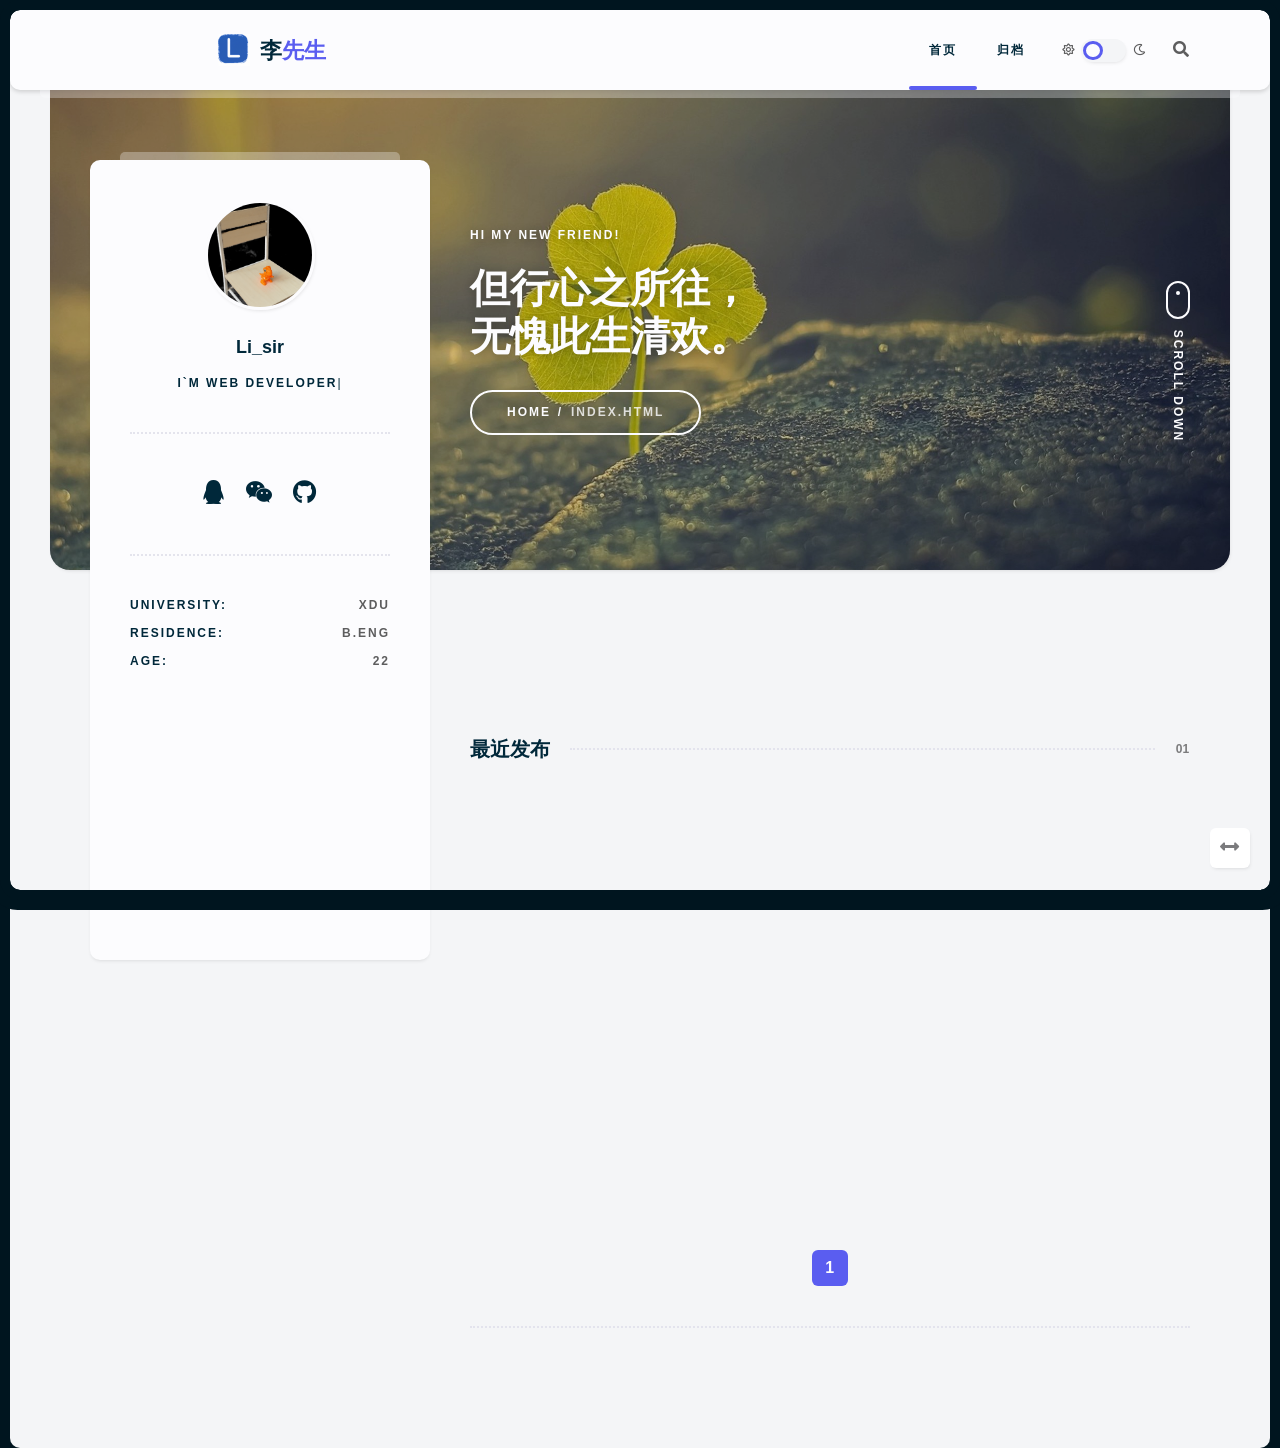
<file: index.html>
<!DOCTYPE html>
<html lang="zh-Hans">

<head>
  <meta http-equiv="content-type" content="text/html; charset=utf-8">
<meta name="x5-fullscreen" content="true">
<meta name="full-screen" content="yes">
<meta name="theme-color" content="#317EFB" />
<meta content="width=device-width, initial-scale=1.0, maximum-scale=5.0, user-scalable=0" name="viewport">
<meta name="description" content="这是一个 Hexo 主题">
<meta property="og:type" content="website">
<meta property="og:title" content="Hexo-theme-async">
<meta property="og:url" content="https://hexo-theme-async.imalun.com/index.html">
<meta property="og:site_name" content="Hexo-theme-async">
<meta property="og:description" content="这是一个 Hexo 主题">
<meta property="og:locale">
<meta property="article:author" content="Li-sir">
<meta name="twitter:card" content="summary">


<title >Hexo-theme-async</title>

<!-- Favicon -->

    <link href='/img/favicon_L.png?v=0.0.0' rel='icon' type='image/png' sizes='16x16' ></link>


    <link href='/img/favicon_L.png?v=0.0.0' rel='icon' type='image/png' sizes='32x32' ></link>




<!-- Plugin -->




    
<link rel="stylesheet" href="/css/plugins/bootstrap.row.css">

    
<link rel="stylesheet" href="https://npm.elemecdn.com/@fancyapps/ui@4.0/dist/fancybox.css">

    
    




<!-- Icon -->

    
<link rel="stylesheet" href="/css/plugins/font-awesome.min.css">




<!-- Variable -->
<script>window.ASYNC_CONFIG = {"hostname":"hexo-theme-async.imalun.com","author":"Li-sir","root":"/","typed_text":["Web Developer"],"theme_version":"0.0.0","theme":{"switch":true,"default":"style-light"},"favicon":{"logo":"/img/favicon_L.png","icon16":"/img/favicon_L.png","icon32":"/img/favicon_L.png","apple_touch_icon":null,"webmanifest":null,"visibilitychange":true,"hidden":"/failure.ico","show_text":"(/≧▽≦/)咦！又好了！","hide_text":"(●—●)喔哟，崩溃啦！"},"i18n":{"placeholder":"搜索文章...","empty":"找不到您查询的内容: ${query}","hits":"找到 ${hits} 条结果","hits_time":"找到 ${hits} 条结果（用时 ${time} 毫秒）","author":"本文作者：","copyright_link":"本文链接：","copyright_license_title":"版权声明：","copyright_license_content":"本博客所有文章除特别声明外，均默认采用 undefined 许可协议。","copy_success":"复制成功","copy_failure":"复制失败","open_read_mode":"进入阅读模式","exit_read_mode":"退出阅读模式","notice_outdate_message":"距离上次更新已经 undefined 天了, 文章内容可能已经过时。","sticky":"置顶","just":"刚刚","min":"分钟前","hour":"小时前","day":"天前","month":"个月前"},"swup":true,"plugin":{"flickr_justified_gallery":"https://npm.elemecdn.com/flickr-justified-gallery@latest/dist/fjGallery.min.js"},"icons":{"sun":"far fa-sun","moon":"far fa-moon","play":"fas fa-play","email":"far fa-envelope","next":"fas fa-arrow-right","calendar":"far fa-calendar-alt","clock":"far fa-clock","user":"far fa-user","back_top":"fas fa-arrow-up","close":"fas fa-times","search":"fas fa-search","reward":"fas fa-hand-holding-usd","toc_tag":"fas fa-th-list","read":"fas fa-book-reader","arrows":"fas fa-arrows-alt-h","double_arrows":"fas fa-angle-double-down","copy":"fas fa-copy"},"icontype":"font","highlight":{"plugin":"highlighjs","theme":true,"copy":true,"lang":true,"title":"mac","height_limit":200},"toc":{"post_title":true},"live_time":{"start_time":"","prefix":"博客已萌萌哒运行 undefined 天"},"danmu":{"enable":true,"el":".trm-banner","avatar":false,"delayRange":5000,"speed":80},"covers":["/img/block.jpg","https://img2.wallspic.com/previews/7/6/8/1/7/171867/171867-wu_kong-chao_ji_sai_ya_ren-sai_ya_ren-zamasu-long_zhu-500x.jpg","https://img3.wallspic.com/previews/2/0/1/8/6/168102/168102-yi_shu-ka_tong-mian_bu_biao_qing-kuai_le_de-ji_qie-500x.jpg","https://img2.wallspic.com/previews/2/6/4/3/7/173462/173462-qi_fen-zi_se_de-zi_ran_jing_guan-yu_hui-de_ping_xian-500x.jpg","https://img2.wallspic.com/previews/3/3/9/1/3/131933/131933-mo_xing-xiao_jie-huang_se_de-nu_hai-fa_xing-500x.jpg","https://img1.wallspic.com/previews/8/3/4/6/2/126438/126438-wei_lai_zhu_yi-shu_ma_yi_shu-jie_duan-zi_ben_shi-yi_shu-500x.jpg","https://img2.wallspic.com/previews/0/1/5/0/7/170510/170510-guang-azure-zi_se_de-zi_ran_huan_jing-zi_ran_jing_guan-500x.jpg","https://img2.wallspic.com/previews/3/6/9/6/5/156963/156963-yi_shu-qi_fen-yu_hui-shou_shi-ren_men_zai_zi_ran_jie-500x.jpg","https://img1.wallspic.com/previews/0/9/3/5/6/165390/165390-qi_fen-zi_se_de-zi_ran_huan_jing-zi_ran_jing_guan-tian_wen_xue_dui_xiang-500x.jpg","https://img3.wallspic.com/previews/2/8/6/1/7/171682/171682-yi_kuai-xing_zhi-ye_ti-yi_shu-shui_xia-500x.jpg","https://img1.wallspic.com/previews/7/1/9/9/89917/89917-bo_xi_ta_nuo-an_zhuang_de_feng_jing-cheng_shi-suo_lun_tuo-shan_zhan-500x.jpg","https://img1.wallspic.com/previews/6/2/3/5/6/165326/165326-pang_ke2077-pang_ke-qi_fen-xing_zhi-zi_se_de-500x.jpg","https://img2.wallspic.com/previews/8/9/4/5/6/165498/165498-ka_tong-tao-pin_hong_se-zhang_zhang_de_tou_fa-ji_qie-500x.jpg","https://img3.wallspic.com/previews/5/7/4/2/7/172475/172475-yi_shu-tao-tou_fa-ka_tong-500x.jpg","https://img2.wallspic.com/previews/5/0/9/0/70905/70905-hai_yang-ma_er_dai_fu-tian_kong-du_jia_cun-huan_jiao-500x.jpg","https://img3.wallspic.com/previews/4/3/4/8/6/168434/168434-xing_zhi-zi_ran_jing_guan-dan_huang-shui_dao-zhi_bei-500x.jpg","https://img2.wallspic.com/previews/6/5/4/5/6/165456/165456-giy_fu_gang-e_mo_sha_shoukimetsu_no_yaiba-shan_zi_de_yi_shu-zi_se_de-dian_lan_se_de-500x.jpg","https://img1.wallspic.com/previews/5/4/0/4/7/174045/174045-jian_ying-qi_fen-ren_men_zai_zi_ran_jie-tian_wen_xue_dui_xiang-yi_shu-500x.jpg","https://img1.wallspic.com/previews/9/3/1/6/5/156139/156139-feng_jing_hua-yi_shu-shu_ma_yi_shu-qi_fen-sheng_tai_qu-500x.jpg","https://img2.wallspic.com/previews/7/6/4/5/7/175467/175467-wo_de_xue_shu_jie_de_ying_xiong-tao-yi_shu-ka_tong-azure-500x.jpg","https://img1.wallspic.com/previews/3/7/0/0/7/170073/170073-liang_ge_ling-ka_tong-shou_shi-chuang_zao_xing_de_yi_shu-hong_se_de-500x.jpg","https://img1.wallspic.com/previews/1/8/3/6/6/166381/166381-shi_zi-xin_ba-bai_se_shi_zi-hu_xu-mao_ke-500x.jpg","https://img3.wallspic.com/previews/4/2/2/3/7/173224/173224-ri_luo-shui_zi_yuan-qi_fen-yu_hui-zi_se_de-500x.jpg","https://img1.wallspic.com/previews/7/5/7/9/6/169757/169757-ji_bo_li_de_bo_wu_guan-zi_ran_jing_guan-yi_shu-ji_yun-500x.jpg","https://img1.wallspic.com/previews/5/2/0/6/7/176025/176025-qi_fen-tian_wen_xue_dui_xiang-yi_shu-dian_lan_se_de-yuan_quan-500x.jpg","https://img3.wallspic.com/previews/6/5/8/1/4/141856/141856-hen_ku_de-hui_hua-yu_yan_jing_tou-zhai_nan-tu_xing_she_ji-500x.jpg","https://img1.wallspic.com/previews/2/1/6/5/6/165612/165612-kimetsu_no_yaiba-e_mo_sha_shoukimetsu_no_yaiba-tao-tou_fa-wai_tao-500x.jpg","https://img3.wallspic.com/previews/5/1/0/2/4/142015/142015-feng_ge-ka_ka_xi_qi_mu-huo_ying_ren_zhe-tu_xing_she_ji-shi_jue_yi_shu-500x.jpg","https://img1.wallspic.com/previews/8/8/7/8/5/158788/158788-e_mo_sha_shoukimetsu_no_yaiba-shnen_man_hua-tao-ka_tong-azure-500x.jpg"],"search":{"enable":true,"type":"local","href":"https://www.google.com/search?q=site:","domain":null,"preload":true,"trigger":"auto","path":"search.xml"}};</script>
<script id="async-page-config">window.PAGE_CONFIG = {"isPost":false,"isHome":true,"postUpdate":"2026-05-22 14:37:46"};</script>

<!-- Theme mode css -->
<link data-swup-theme rel="stylesheet" href="/css/index.css?v=0.0.0" id="trm-switch-style">
<script>
    let defaultMode = ASYNC_CONFIG.theme.default !=='auto' ?  ASYNC_CONFIG.theme.default : (window.matchMedia("(prefers-color-scheme: light)").matches ? 'style-light' : 'style-dark')
    let catchMode = localStorage.getItem('theme-mode') || defaultMode;
    let type = catchMode === 'style-dark' ? 'add' : 'remove';
    document.documentElement.classList[type]('dark')
</script>

<!-- CDN -->


    
    



<!-- Site Analytics -->

 
<meta name="generator" content="Hexo 6.3.0"></head>

<body>

  <!-- app wrapper -->
  <div class="trm-app-frame">

    <!-- page preloader -->
    <div class="trm-preloader">
    <div class="trm-holder">
        <div class="preloader">
            <div></div>
            <div></div>
            <div></div>
            <div></div>
            <div></div>
            <div></div>
            <div></div>
            <div></div>
            <div></div>
            <div></div>
        </div>
    </div>
</div>
    <!-- page preloader end -->

    <!-- change mode preloader -->
    <div class="trm-mode-swich-animation-frame">
    <div class="trm-mode-swich-animation">
        <i class="i-sun"><i class="iconfont far fa-sun"></i></i>
        <div class="trm-horizon"></div>
        <i class="i-moon"><i class="iconfont far fa-moon"></i></i>
    </div>
</div>
    <!-- change mode preloader end -->

      <!-- scroll container -->
      <div id="trm-dynamic-content" class="trm-swup-animation">
        <div id="trm-scroll-container" class="trm-scroll-container" style="opacity: 0">
            <!-- top bar -->
            <header class="trm-top-bar">
	<div class="container">
		<div class="trm-left-side">
			<!-- logo -->
<a href="/" class="trm-logo-frame trm-anima-link">
    
        <img alt="logo" src="/img/favicon_L.png">
    
    
        <div class="trm-logo-text">
            李<span>先生</span>
        </div>
    
</a>
<!-- logo end -->
		</div>
		<div class="trm-right-side">
			<!-- menu -->
<div class="trm-menu">
    <nav>
        <ul>
            
            <li class="menu-item-has-children current-menu-item">
                <a  href="/" target="">
                    首页
                </a>
                
            </li>
            
            <li class="menu-item-has-children ">
                <a  href="/archives/" target="">
                    归档
                </a>
                
                <ul>
                    
                    <li>
                        <a  href="/tags/" target="">
                            标签
                        </a>
                    </li>
                    
                    <li>
                        <a  href="/categories/" target="">
                            分类
                        </a>
                    </li>
                    
                </ul>
                
            </li>
            
        </ul>
    </nav>
</div>
<!-- menu end -->
			
    <!-- mode switcher place -->
    <div class="trm-mode-switcher-place">
        <div class="trm-mode-switcher">
            <i class="iconfont far fa-sun"></i>
            <input class="tgl tgl-light" id="trm-swich" type="checkbox">
            <label class="trm-swich" for="trm-swich"></label>
            <i class="iconfont far fa-moon"></i>
        </div>
    </div>
    <!-- mode switcher place end -->

			
    
    <div id="trm-search-btn" class="trm-search-btn">
        <i class="iconfont fas fa-search"></i>
    </div>
     

		</div>
		<div class="trm-menu-btn">
			<span></span>
		</div>
	</div>
</header>
            <!-- top bar end -->

            <!-- body -->
            <div class="trm-content-start">
    <!-- banner -->
    <div class="trm-banner">
    
    <!-- banner cover -->
    <img style="object-position:top;object-fit:cover;" alt="banner" class="trm-banner-cover" src="/img/background.jpg">
    <!-- banner cover end -->
    

    <!-- banner content -->
    <div class="trm-banner-content trm-overlay">
        <div class="container">
            <div class="row">
                
                <div class="col-lg-4"></div>
                
                <div class="col-lg-8">

                    <!-- banner title -->
                    <div class="trm-banner-text ">
                        <div class="trm-label trm-mb-20">
                            Hi my new friend!
                        </div>
                        <h1 class="trm-mb-30 trm-hsmb-font">
                            但行心之所往，<br>无愧此生清欢。
                        </h1>

                        
                            <ul class="trm-breadcrumbs trm-label">
                                <li>
                                    <a href="/" class="trm-anima-link">Home</a>
                                </li>
                                <li>
                                    <span>
                                        index.html
                                    </span>
                                </li>
                            </ul>
                        
                    </div>
                    <!-- banner title end -->

                    <!-- scroll hint -->
                    <span id="scroll-triger" class="trm-scroll-hint-frame">
                        <div class="trm-scroll-hint"></div>
                        <span class="trm-label">Scroll down</span>
                    </span>
                    <!-- scroll hint end -->

                </div>
            </div>
        </div>
    </div>
    <!-- banner content end -->
</div>
    <!-- banner end -->
    <div class="container">
        <div class="row">
            
                <div class="trm-page-sidebar col-lg-4 hidden-sm">
                    <!-- main card -->
                    <div class="trm-main-card-frame trm-sidebar">
    <div class="trm-main-card"> 
        <!-- card header -->
<div class="trm-mc-header">
    <div class="trm-avatar-frame trm-mb-20">
        <img alt="Avatar" class="trm-avatar" src="/img/lxd.png">
    </div>
    <h5 class="trm-name trm-mb-15">
        Li_sir
    </h5>
    
        <div class="trm-label">
            I`m
            <span class="trm-typed-text">
                <!-- Words for theme.user.typedText -->
            </span>
        </div>
    
</div>
<!-- card header end -->
        <!-- sidebar social -->

<div class="trm-divider trm-mb-40 trm-mt-40"></div>
<div class="trm-social">
    
        <a href="/img/qq.jpg" title="QQ" rel="nofollow" target="_blank">
            <i class="iconfont fab fa-qq"></i>
        </a>
    
        <a href="/img/wechat.jpg" title="WeChat" rel="nofollow" target="_blank">
            <i class="iconfont fab fa-weixin"></i>
        </a>
    
        <a href="https://github.com/Lii-sir" title="Github" rel="nofollow" target="_blank">
            <i class="iconfont fab fa-github"></i>
        </a>
    
</div>

<!-- sidebar social end -->
        <!-- info -->
<div class="trm-divider trm-mb-40 trm-mt-40"></div>
<ul class="trm-table trm-mb-20">
    
        <li>
            <div class="trm-label">
                university:
            </div>
            <div class="trm-label trm-label-light">
                xdu
            </div>
        </li>
    
        <li>
            <div class="trm-label">
                residence:
            </div>
            <div class="trm-label trm-label-light">
                B.Eng
            </div>
        </li>
    
        <li>
            <div class="trm-label">
                age:
            </div>
            <div class="trm-label trm-label-light">
                22
            </div>
        </li>
    
</ul>
<!-- info end -->

        
    </div>
</div>
                    <!-- main card end -->
                </div>
            
            <div class="trm-page-content col-lg-8">
                <div id="trm-content" class="trm-content">
                    <!-- categories -->

    <div class="row hidden-sm">
        
        
        <div class="col-lg-6">
            <!-- categories card -->
<div class="trm-blog-categories trm-scroll-animation">
    <h6>
        Projects
        <span class="trm-number">
            2
        </span>
    </h6>
    <div class="trm-divider trm-mb-20 trm-mt-20"></div>
    <a href="/categories/Projects/." class="trm-label">
        查看分类 
        <i class="iconfont fas fa-arrow-right arrow-right"></i>
    </a>
</div>
<!-- categories card end -->
        </div>
        
    </div>

<!-- categories end -->

<!-- newest publications -->
<div class="row">
    
        <div class="col-lg-12">
            <!-- title -->
            <h5 class="trm-title-with-divider">
                最近发布 
                <span data-number="01"></span>
            </h5>
        </div>
    
    
        <div class="col-lg-6">
    <div class="trm-blog-card trm-scroll-animation">
        <a href="/2026/05/22/eye-guide/" class="trm-cover-frame trm-anima-link">
            
            
                <img alt="cover" class="no-fancybox" src="/img/eye-guide-window.png">
            
        </a>
        
        <div class="trm-card-descr">
            <div class="trm-label trm-category trm-mb-20">
                <a href=" /categories/Projects/">
                    Projects
                </a>
            </div>
            <h5>
                <a href="/2026/05/22/eye-guide/" class="trm-anima-link">
                    Eye-Guide
                </a>
            </h5>
            <div class="trm-divider trm-mb-20 trm-mt-20"></div>
            <ul class="trm-card-data trm-label">
                <li>26/05/22</li>
                <li>14:06</li>
                
                
            </ul>
        </div>
    </div>
</div>
    
        <div class="col-lg-6">
    <div class="trm-blog-card trm-scroll-animation">
        <a href="/2026/05/22/desc2cite/" class="trm-cover-frame trm-anima-link">
            
            
                <img alt="cover" class="no-fancybox" src="/img/desc2cite.png">
            
        </a>
        
        <div class="trm-card-descr">
            <div class="trm-label trm-category trm-mb-20">
                <a href=" /categories/Projects/">
                    Projects
                </a>
            </div>
            <h5>
                <a href="/2026/05/22/desc2cite/" class="trm-anima-link">
                    Desc2Cite
                </a>
            </h5>
            <div class="trm-divider trm-mb-20 trm-mt-20"></div>
            <ul class="trm-card-data trm-label">
                <li>26/05/22</li>
                <li>14:05</li>
                
                
            </ul>
        </div>
    </div>
</div>
    
</div>
<!-- newest publications end -->


    <div class="trm-pagination">
        <span class="page-number current">1</span>
    </div>


                    <div class="trm-divider footer-divider"></div>

                    <!-- footer -->
                    <footer class="trm-footer-card trm-scroll-animation">

    

    

      

     

     
</footer>
                    <!-- footer end -->

                </div>
            </div>
        </div>
    </div>
</div>
            <!-- body end -->

            

            
<div class="trm-fixed-container">
    
    
    
        <div class="trm-fixed-btn hidden-md" data-title="单栏和双栏切换" onclick="asyncFun.switchSingleColumn()">
            <i class="iconfont fas fa-arrows-alt-h"></i>
        </div>
    
    <div id="trm-back-top" class="trm-fixed-btn" data-title="回到顶部">
        <i class="iconfont fas fa-arrow-up"></i>
    </div>
</div>
        </div>
      </div>
      <!-- scroll container end -->
  </div>
  <!-- app wrapper end -->

  
    <div class="trm-search-popup">
        <div class="trm-search-wrapper">
            <div class="form trm-search-form">
                <div class="trm-search-input-icon">
                    <i class="iconfont fas fa-search"></i>
                </div>
                <input class="trm-search-input" type="text" placeholder="搜索文章...">
                <div class="trm-search-btn-close">
                    <i class="iconfont fas fa-times"></i>
                </div>
            </div>
            <div class="trm-search-result-container">
                <div class="trm-search-empty">
                    请输入关键词进行搜索
                </div>
            </div>
            <div class="trm-search-footer">
                <div class="trm-search-stats"></div>
                <ul class="trm-search-commands">
                    <li>
                        <kbd class="command-palette-commands-key">
                            <svg width="15" height="15" aria-label="Escape key" role="img">
                                <g fill="none" stroke="currentColor" stroke-linecap="round" stroke-linejoin="round"
                                    stroke-width="1.2">
                                    <path
                                        d="M13.6167 8.936c-.1065.3583-.6883.962-1.4875.962-.7993 0-1.653-.9165-1.653-2.1258v-.5678c0-1.2548.7896-2.1016 1.653-2.1016.8634 0 1.3601.4778 1.4875 1.0724M9 6c-.1352-.4735-.7506-.9219-1.46-.8972-.7092.0246-1.344.57-1.344 1.2166s.4198.8812 1.3445.9805C8.465 7.3992 8.968 7.9337 9 8.5c.032.5663-.454 1.398-1.4595 1.398C6.6593 9.898 6 9 5.963 8.4851m-1.4748.5368c-.2635.5941-.8099.876-1.5443.876s-1.7073-.6248-1.7073-2.204v-.4603c0-1.0416.721-2.131 1.7073-2.131.9864 0 1.6425 1.031 1.5443 2.2492h-2.956">
                                    </path>
                                </g>
                            </svg>
                        </kbd>
                        <span class="command-palette-Label">to close</span>
                    </li>
                </ul>
            </div>
        </div>
    </div>

  <!-- Plugin -->




    
<script src="https://npm.elemecdn.com/swup@2.0.19/dist/swup.min.js"></script>

    
<script src="https://npm.elemecdn.com/@fancyapps/ui@4.0/dist/fancybox.umd.js"></script>

    

    
        <script src="/js/plugins/typing.js?v=0.0.0"></script>
    

    
        
<script src="https://npm.elemecdn.com/hexo-generator-searchdb@1.4.0/dist/search.js"></script>

        <script src="/js/plugins/local_search.js?v=0.0.0"></script>
    

    <!-- 数学公式 -->
    

    <!-- 评论插件 -->
    

		
			<script src="/js/plugins/danmu.js?v=0.0.0"></script>
		




    <!-- Service Worker -->
    
    <!-- baidu push -->
    
    <script data-swup-reload-script>
        (function () {
            var bp = document.createElement('script');
            var curProtocol = window.location.protocol.split(':')[0];
            if (curProtocol === 'https') {
                bp.src = 'https://zz.bdstatic.com/linksubmit/push.js';
            }
            else {
                bp.src = 'http://push.zhanzhang.baidu.com/push.js';
            }
            var s = document.getElementsByTagName("script")[0];
            s.parentNode.insertBefore(bp, s);
        })();
    </script>



<script id="async-script" src="/js/main.js?v=0.0.0"></script>

<!-- CDN -->


    
<script src="/demo.js"></script>


    

    



</body>

</html>
</file>
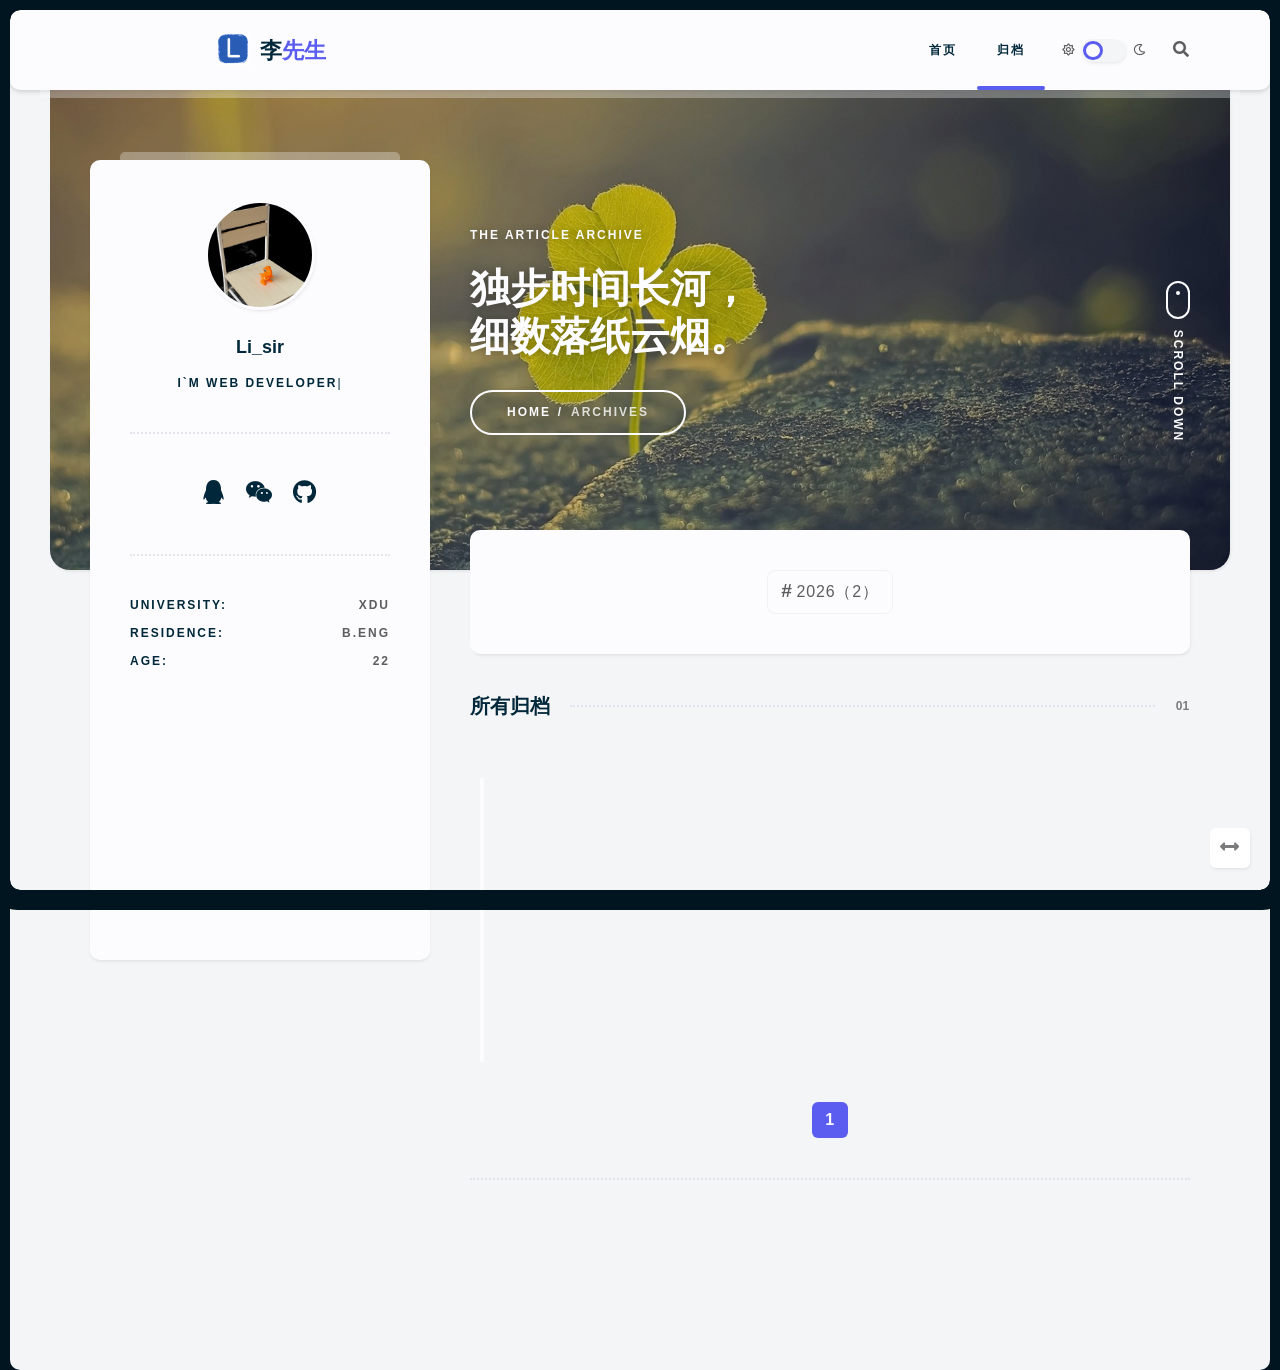
<file: archives/index.html>
<!DOCTYPE html>
<html lang="zh-Hans">

<head>
  <meta http-equiv="content-type" content="text/html; charset=utf-8">
<meta name="x5-fullscreen" content="true">
<meta name="full-screen" content="yes">
<meta name="theme-color" content="#317EFB" />
<meta content="width=device-width, initial-scale=1.0, maximum-scale=5.0, user-scalable=0" name="viewport">
<meta name="description" content="这是一个 Hexo 主题">
<meta property="og:type" content="website">
<meta property="og:title" content="Hexo-theme-async">
<meta property="og:url" content="https://hexo-theme-async.imalun.com/archives/index.html">
<meta property="og:site_name" content="Hexo-theme-async">
<meta property="og:description" content="这是一个 Hexo 主题">
<meta property="og:locale">
<meta property="article:author" content="Li-sir">
<meta name="twitter:card" content="summary">


<title >Hexo-theme-async</title>

<!-- Favicon -->

    <link href='/img/favicon_L.png?v=0.0.0' rel='icon' type='image/png' sizes='16x16' ></link>


    <link href='/img/favicon_L.png?v=0.0.0' rel='icon' type='image/png' sizes='32x32' ></link>




<!-- Plugin -->




    
<link rel="stylesheet" href="/css/plugins/bootstrap.row.css">

    
<link rel="stylesheet" href="https://npm.elemecdn.com/@fancyapps/ui@4.0/dist/fancybox.css">

    
    




<!-- Icon -->

    
<link rel="stylesheet" href="/css/plugins/font-awesome.min.css">




<!-- Variable -->
<script>window.ASYNC_CONFIG = {"hostname":"hexo-theme-async.imalun.com","author":"Li-sir","root":"/","typed_text":["Web Developer"],"theme_version":"0.0.0","theme":{"switch":true,"default":"style-light"},"favicon":{"logo":"/img/favicon_L.png","icon16":"/img/favicon_L.png","icon32":"/img/favicon_L.png","apple_touch_icon":null,"webmanifest":null,"visibilitychange":true,"hidden":"/failure.ico","show_text":"(/≧▽≦/)咦！又好了！","hide_text":"(●—●)喔哟，崩溃啦！"},"i18n":{"placeholder":"搜索文章...","empty":"找不到您查询的内容: ${query}","hits":"找到 ${hits} 条结果","hits_time":"找到 ${hits} 条结果（用时 ${time} 毫秒）","author":"本文作者：","copyright_link":"本文链接：","copyright_license_title":"版权声明：","copyright_license_content":"本博客所有文章除特别声明外，均默认采用 undefined 许可协议。","copy_success":"复制成功","copy_failure":"复制失败","open_read_mode":"进入阅读模式","exit_read_mode":"退出阅读模式","notice_outdate_message":"距离上次更新已经 undefined 天了, 文章内容可能已经过时。","sticky":"置顶","just":"刚刚","min":"分钟前","hour":"小时前","day":"天前","month":"个月前"},"swup":true,"plugin":{"flickr_justified_gallery":"https://npm.elemecdn.com/flickr-justified-gallery@latest/dist/fjGallery.min.js"},"icons":{"sun":"far fa-sun","moon":"far fa-moon","play":"fas fa-play","email":"far fa-envelope","next":"fas fa-arrow-right","calendar":"far fa-calendar-alt","clock":"far fa-clock","user":"far fa-user","back_top":"fas fa-arrow-up","close":"fas fa-times","search":"fas fa-search","reward":"fas fa-hand-holding-usd","toc_tag":"fas fa-th-list","read":"fas fa-book-reader","arrows":"fas fa-arrows-alt-h","double_arrows":"fas fa-angle-double-down","copy":"fas fa-copy"},"icontype":"font","highlight":{"plugin":"highlighjs","theme":true,"copy":true,"lang":true,"title":"mac","height_limit":200},"toc":{"post_title":true},"live_time":{"start_time":"","prefix":"博客已萌萌哒运行 undefined 天"},"danmu":{"enable":true,"el":".trm-banner","avatar":false,"delayRange":5000,"speed":80},"covers":["/img/block.jpg","https://img2.wallspic.com/previews/7/6/8/1/7/171867/171867-wu_kong-chao_ji_sai_ya_ren-sai_ya_ren-zamasu-long_zhu-500x.jpg","https://img3.wallspic.com/previews/2/0/1/8/6/168102/168102-yi_shu-ka_tong-mian_bu_biao_qing-kuai_le_de-ji_qie-500x.jpg","https://img2.wallspic.com/previews/2/6/4/3/7/173462/173462-qi_fen-zi_se_de-zi_ran_jing_guan-yu_hui-de_ping_xian-500x.jpg","https://img2.wallspic.com/previews/3/3/9/1/3/131933/131933-mo_xing-xiao_jie-huang_se_de-nu_hai-fa_xing-500x.jpg","https://img1.wallspic.com/previews/8/3/4/6/2/126438/126438-wei_lai_zhu_yi-shu_ma_yi_shu-jie_duan-zi_ben_shi-yi_shu-500x.jpg","https://img2.wallspic.com/previews/0/1/5/0/7/170510/170510-guang-azure-zi_se_de-zi_ran_huan_jing-zi_ran_jing_guan-500x.jpg","https://img2.wallspic.com/previews/3/6/9/6/5/156963/156963-yi_shu-qi_fen-yu_hui-shou_shi-ren_men_zai_zi_ran_jie-500x.jpg","https://img1.wallspic.com/previews/0/9/3/5/6/165390/165390-qi_fen-zi_se_de-zi_ran_huan_jing-zi_ran_jing_guan-tian_wen_xue_dui_xiang-500x.jpg","https://img3.wallspic.com/previews/2/8/6/1/7/171682/171682-yi_kuai-xing_zhi-ye_ti-yi_shu-shui_xia-500x.jpg","https://img1.wallspic.com/previews/7/1/9/9/89917/89917-bo_xi_ta_nuo-an_zhuang_de_feng_jing-cheng_shi-suo_lun_tuo-shan_zhan-500x.jpg","https://img1.wallspic.com/previews/6/2/3/5/6/165326/165326-pang_ke2077-pang_ke-qi_fen-xing_zhi-zi_se_de-500x.jpg","https://img2.wallspic.com/previews/8/9/4/5/6/165498/165498-ka_tong-tao-pin_hong_se-zhang_zhang_de_tou_fa-ji_qie-500x.jpg","https://img3.wallspic.com/previews/5/7/4/2/7/172475/172475-yi_shu-tao-tou_fa-ka_tong-500x.jpg","https://img2.wallspic.com/previews/5/0/9/0/70905/70905-hai_yang-ma_er_dai_fu-tian_kong-du_jia_cun-huan_jiao-500x.jpg","https://img3.wallspic.com/previews/4/3/4/8/6/168434/168434-xing_zhi-zi_ran_jing_guan-dan_huang-shui_dao-zhi_bei-500x.jpg","https://img2.wallspic.com/previews/6/5/4/5/6/165456/165456-giy_fu_gang-e_mo_sha_shoukimetsu_no_yaiba-shan_zi_de_yi_shu-zi_se_de-dian_lan_se_de-500x.jpg","https://img1.wallspic.com/previews/5/4/0/4/7/174045/174045-jian_ying-qi_fen-ren_men_zai_zi_ran_jie-tian_wen_xue_dui_xiang-yi_shu-500x.jpg","https://img1.wallspic.com/previews/9/3/1/6/5/156139/156139-feng_jing_hua-yi_shu-shu_ma_yi_shu-qi_fen-sheng_tai_qu-500x.jpg","https://img2.wallspic.com/previews/7/6/4/5/7/175467/175467-wo_de_xue_shu_jie_de_ying_xiong-tao-yi_shu-ka_tong-azure-500x.jpg","https://img1.wallspic.com/previews/3/7/0/0/7/170073/170073-liang_ge_ling-ka_tong-shou_shi-chuang_zao_xing_de_yi_shu-hong_se_de-500x.jpg","https://img1.wallspic.com/previews/1/8/3/6/6/166381/166381-shi_zi-xin_ba-bai_se_shi_zi-hu_xu-mao_ke-500x.jpg","https://img3.wallspic.com/previews/4/2/2/3/7/173224/173224-ri_luo-shui_zi_yuan-qi_fen-yu_hui-zi_se_de-500x.jpg","https://img1.wallspic.com/previews/7/5/7/9/6/169757/169757-ji_bo_li_de_bo_wu_guan-zi_ran_jing_guan-yi_shu-ji_yun-500x.jpg","https://img1.wallspic.com/previews/5/2/0/6/7/176025/176025-qi_fen-tian_wen_xue_dui_xiang-yi_shu-dian_lan_se_de-yuan_quan-500x.jpg","https://img3.wallspic.com/previews/6/5/8/1/4/141856/141856-hen_ku_de-hui_hua-yu_yan_jing_tou-zhai_nan-tu_xing_she_ji-500x.jpg","https://img1.wallspic.com/previews/2/1/6/5/6/165612/165612-kimetsu_no_yaiba-e_mo_sha_shoukimetsu_no_yaiba-tao-tou_fa-wai_tao-500x.jpg","https://img3.wallspic.com/previews/5/1/0/2/4/142015/142015-feng_ge-ka_ka_xi_qi_mu-huo_ying_ren_zhe-tu_xing_she_ji-shi_jue_yi_shu-500x.jpg","https://img1.wallspic.com/previews/8/8/7/8/5/158788/158788-e_mo_sha_shoukimetsu_no_yaiba-shnen_man_hua-tao-ka_tong-azure-500x.jpg"],"search":{"enable":true,"type":"local","href":"https://www.google.com/search?q=site:","domain":null,"preload":true,"trigger":"auto","path":"search.xml"}};</script>
<script id="async-page-config">window.PAGE_CONFIG = {"isPost":false,"isHome":false,"postUpdate":"2026-05-22 14:37:46"};</script>

<!-- Theme mode css -->
<link data-swup-theme rel="stylesheet" href="/css/index.css?v=0.0.0" id="trm-switch-style">
<script>
    let defaultMode = ASYNC_CONFIG.theme.default !=='auto' ?  ASYNC_CONFIG.theme.default : (window.matchMedia("(prefers-color-scheme: light)").matches ? 'style-light' : 'style-dark')
    let catchMode = localStorage.getItem('theme-mode') || defaultMode;
    let type = catchMode === 'style-dark' ? 'add' : 'remove';
    document.documentElement.classList[type]('dark')
</script>

<!-- CDN -->


    
    



<!-- Site Analytics -->

 
<meta name="generator" content="Hexo 6.3.0"></head>

<body>

  <!-- app wrapper -->
  <div class="trm-app-frame">

    <!-- page preloader -->
    <div class="trm-preloader">
    <div class="trm-holder">
        <div class="preloader">
            <div></div>
            <div></div>
            <div></div>
            <div></div>
            <div></div>
            <div></div>
            <div></div>
            <div></div>
            <div></div>
            <div></div>
        </div>
    </div>
</div>
    <!-- page preloader end -->

    <!-- change mode preloader -->
    <div class="trm-mode-swich-animation-frame">
    <div class="trm-mode-swich-animation">
        <i class="i-sun"><i class="iconfont far fa-sun"></i></i>
        <div class="trm-horizon"></div>
        <i class="i-moon"><i class="iconfont far fa-moon"></i></i>
    </div>
</div>
    <!-- change mode preloader end -->

      <!-- scroll container -->
      <div id="trm-dynamic-content" class="trm-swup-animation">
        <div id="trm-scroll-container" class="trm-scroll-container" style="opacity: 0">
            <!-- top bar -->
            <header class="trm-top-bar">
	<div class="container">
		<div class="trm-left-side">
			<!-- logo -->
<a href="/" class="trm-logo-frame trm-anima-link">
    
        <img alt="logo" src="/img/favicon_L.png">
    
    
        <div class="trm-logo-text">
            李<span>先生</span>
        </div>
    
</a>
<!-- logo end -->
		</div>
		<div class="trm-right-side">
			<!-- menu -->
<div class="trm-menu">
    <nav>
        <ul>
            
            <li class="menu-item-has-children ">
                <a  href="/" target="">
                    首页
                </a>
                
            </li>
            
            <li class="menu-item-has-children current-menu-item">
                <a  href="/archives/" target="">
                    归档
                </a>
                
                <ul>
                    
                    <li>
                        <a  href="/tags/" target="">
                            标签
                        </a>
                    </li>
                    
                    <li>
                        <a  href="/categories/" target="">
                            分类
                        </a>
                    </li>
                    
                </ul>
                
            </li>
            
        </ul>
    </nav>
</div>
<!-- menu end -->
			
    <!-- mode switcher place -->
    <div class="trm-mode-switcher-place">
        <div class="trm-mode-switcher">
            <i class="iconfont far fa-sun"></i>
            <input class="tgl tgl-light" id="trm-swich" type="checkbox">
            <label class="trm-swich" for="trm-swich"></label>
            <i class="iconfont far fa-moon"></i>
        </div>
    </div>
    <!-- mode switcher place end -->

			
    
    <div id="trm-search-btn" class="trm-search-btn">
        <i class="iconfont fas fa-search"></i>
    </div>
     

		</div>
		<div class="trm-menu-btn">
			<span></span>
		</div>
	</div>
</header>
            <!-- top bar end -->

            <!-- body -->
            
<div class="trm-content-start">
    <!-- banner -->
    <div class="trm-banner">
    
    <!-- banner cover -->
    <img style="object-position:top;object-fit:cover;" alt="banner" class="trm-banner-cover" src="/img/background.jpg">
    <!-- banner cover end -->
    

    <!-- banner content -->
    <div class="trm-banner-content trm-overlay">
        <div class="container">
            <div class="row">
                
                <div class="col-lg-4"></div>
                
                <div class="col-lg-8">

                    <!-- banner title -->
                    <div class="trm-banner-text ">
                        <div class="trm-label trm-mb-20">
                            The article archive
                        </div>
                        <h1 class="trm-mb-30 trm-hsmb-font">
                            独步时间长河，<br>细数落纸云烟。
                        </h1>

                        
                            <ul class="trm-breadcrumbs trm-label">
                                <li>
                                    <a href="/" class="trm-anima-link">Home</a>
                                </li>
                                <li>
                                    <span>
                                        archives
                                    </span>
                                </li>
                            </ul>
                        
                    </div>
                    <!-- banner title end -->

                    <!-- scroll hint -->
                    <span id="scroll-triger" class="trm-scroll-hint-frame">
                        <div class="trm-scroll-hint"></div>
                        <span class="trm-label">Scroll down</span>
                    </span>
                    <!-- scroll hint end -->

                </div>
            </div>
        </div>
    </div>
    <!-- banner content end -->
</div>
    <!-- banner end -->
    <div class="container">
        <div class="row">
            
                <div class="trm-page-sidebar col-lg-4 hidden-sm">
                    <!-- main card -->
                    <div class="trm-main-card-frame trm-sidebar">
    <div class="trm-main-card"> 
        <!-- card header -->
<div class="trm-mc-header">
    <div class="trm-avatar-frame trm-mb-20">
        <img alt="Avatar" class="trm-avatar" src="/img/lxd.png">
    </div>
    <h5 class="trm-name trm-mb-15">
        Li_sir
    </h5>
    
        <div class="trm-label">
            I`m
            <span class="trm-typed-text">
                <!-- Words for theme.user.typedText -->
            </span>
        </div>
    
</div>
<!-- card header end -->
        <!-- sidebar social -->

<div class="trm-divider trm-mb-40 trm-mt-40"></div>
<div class="trm-social">
    
        <a href="/img/qq.jpg" title="QQ" rel="nofollow" target="_blank">
            <i class="iconfont fab fa-qq"></i>
        </a>
    
        <a href="/img/wechat.jpg" title="WeChat" rel="nofollow" target="_blank">
            <i class="iconfont fab fa-weixin"></i>
        </a>
    
        <a href="https://github.com/Lii-sir" title="Github" rel="nofollow" target="_blank">
            <i class="iconfont fab fa-github"></i>
        </a>
    
</div>

<!-- sidebar social end -->
        <!-- info -->
<div class="trm-divider trm-mb-40 trm-mt-40"></div>
<ul class="trm-table trm-mb-20">
    
        <li>
            <div class="trm-label">
                university:
            </div>
            <div class="trm-label trm-label-light">
                xdu
            </div>
        </li>
    
        <li>
            <div class="trm-label">
                residence:
            </div>
            <div class="trm-label trm-label-light">
                B.Eng
            </div>
        </li>
    
        <li>
            <div class="trm-label">
                age:
            </div>
            <div class="trm-label trm-label-light">
                22
            </div>
        </li>
    
</ul>
<!-- info end -->

        
    </div>
</div>
                    <!-- main card end -->
                </div>
            
            <div class="trm-page-content col-lg-8">
                <div id="trm-content" class="trm-content">
                    <div class="row">
    <div class="col-lg-12">
        <div class="trm-card">
            <div style="padding: 0 20px;">
                
                    <ul class="trm-tag-list"><li class="trm-tag-list-item"><a class="archive-list-link" href="/archives/2026/">2026</a><span class="archive-list-count">（2）</span></li></ul>
                
            </div>
        </div>
    </div>
</div>

<!-- history -->

<div class="row">
    <div class="col-lg-12">
        <!-- title -->
        <h5 class="trm-title-with-divider">
            
                所有归档
            
            <span data-number="01"></span>
        </h5>
    </div>
    <div class="col-lg-12">
        <!-- timeline -->
        <div class="trm-timeline">
            
            <div class="trm-timeline-item trm-scroll-animation">
                <div class="trm-timeline-mark-light"></div>
                <div class="trm-timeline-mark"></div>
                <div class="trm-timeline-content more">
                    
                        <div class="trm-card-header">
                            <div class="trm-left-side">
                                <h6>
                                    <a href="/2026/05/22/eye-guide/" class="trm-anima-link">
                                        Eye-Guide
                                    </a>
                                </h6>
                                <div class="trm-text-sm trm-accent-color trm-mt-15">
                                    <ul class="trm-card-data trm-label ">
                                        <li class="trm-accent-color">05/22</li>
                                        <li class="trm-accent-color">14:06</li>
                                        
                                    </ul>
                                </div>
                            </div>
                        </div>
                        
                    
                </div>
            </div>
            
            <div class="trm-timeline-item trm-scroll-animation">
                <div class="trm-timeline-mark-light"></div>
                <div class="trm-timeline-mark"></div>
                <div class="trm-timeline-content more">
                    
                        <div class="trm-card-header">
                            <div class="trm-left-side">
                                <h6>
                                    <a href="/2026/05/22/desc2cite/" class="trm-anima-link">
                                        Desc2Cite
                                    </a>
                                </h6>
                                <div class="trm-text-sm trm-accent-color trm-mt-15">
                                    <ul class="trm-card-data trm-label ">
                                        <li class="trm-accent-color">05/22</li>
                                        <li class="trm-accent-color">14:05</li>
                                        
                                    </ul>
                                </div>
                            </div>
                        </div>
                        
                    
                </div>
            </div>
            
        </div>
        <!-- timeline end -->
    </div>
</div>

<!-- history end -->


    <div class="trm-pagination">
        <span class="page-number current">1</span>
    </div>





                    <div class="trm-divider footer-divider"></div>

                    <!-- footer -->
                    <footer class="trm-footer-card trm-scroll-animation">

    

    

      

     

     
</footer>
                    <!-- footer end -->

                </div>
            </div>
        </div>
    </div>
</div>
            <!-- body end -->

            

            
<div class="trm-fixed-container">
    
    
    
        <div class="trm-fixed-btn hidden-md" data-title="单栏和双栏切换" onclick="asyncFun.switchSingleColumn()">
            <i class="iconfont fas fa-arrows-alt-h"></i>
        </div>
    
    <div id="trm-back-top" class="trm-fixed-btn" data-title="回到顶部">
        <i class="iconfont fas fa-arrow-up"></i>
    </div>
</div>
        </div>
      </div>
      <!-- scroll container end -->
  </div>
  <!-- app wrapper end -->

  
    <div class="trm-search-popup">
        <div class="trm-search-wrapper">
            <div class="form trm-search-form">
                <div class="trm-search-input-icon">
                    <i class="iconfont fas fa-search"></i>
                </div>
                <input class="trm-search-input" type="text" placeholder="搜索文章...">
                <div class="trm-search-btn-close">
                    <i class="iconfont fas fa-times"></i>
                </div>
            </div>
            <div class="trm-search-result-container">
                <div class="trm-search-empty">
                    请输入关键词进行搜索
                </div>
            </div>
            <div class="trm-search-footer">
                <div class="trm-search-stats"></div>
                <ul class="trm-search-commands">
                    <li>
                        <kbd class="command-palette-commands-key">
                            <svg width="15" height="15" aria-label="Escape key" role="img">
                                <g fill="none" stroke="currentColor" stroke-linecap="round" stroke-linejoin="round"
                                    stroke-width="1.2">
                                    <path
                                        d="M13.6167 8.936c-.1065.3583-.6883.962-1.4875.962-.7993 0-1.653-.9165-1.653-2.1258v-.5678c0-1.2548.7896-2.1016 1.653-2.1016.8634 0 1.3601.4778 1.4875 1.0724M9 6c-.1352-.4735-.7506-.9219-1.46-.8972-.7092.0246-1.344.57-1.344 1.2166s.4198.8812 1.3445.9805C8.465 7.3992 8.968 7.9337 9 8.5c.032.5663-.454 1.398-1.4595 1.398C6.6593 9.898 6 9 5.963 8.4851m-1.4748.5368c-.2635.5941-.8099.876-1.5443.876s-1.7073-.6248-1.7073-2.204v-.4603c0-1.0416.721-2.131 1.7073-2.131.9864 0 1.6425 1.031 1.5443 2.2492h-2.956">
                                    </path>
                                </g>
                            </svg>
                        </kbd>
                        <span class="command-palette-Label">to close</span>
                    </li>
                </ul>
            </div>
        </div>
    </div>

  <!-- Plugin -->




    
<script src="https://npm.elemecdn.com/swup@2.0.19/dist/swup.min.js"></script>

    
<script src="https://npm.elemecdn.com/@fancyapps/ui@4.0/dist/fancybox.umd.js"></script>

    

    
        <script src="/js/plugins/typing.js?v=0.0.0"></script>
    

    
        
<script src="https://npm.elemecdn.com/hexo-generator-searchdb@1.4.0/dist/search.js"></script>

        <script src="/js/plugins/local_search.js?v=0.0.0"></script>
    

    <!-- 数学公式 -->
    

    <!-- 评论插件 -->
    

		
			<script src="/js/plugins/danmu.js?v=0.0.0"></script>
		




    <!-- Service Worker -->
    
    <!-- baidu push -->
    
    <script data-swup-reload-script>
        (function () {
            var bp = document.createElement('script');
            var curProtocol = window.location.protocol.split(':')[0];
            if (curProtocol === 'https') {
                bp.src = 'https://zz.bdstatic.com/linksubmit/push.js';
            }
            else {
                bp.src = 'http://push.zhanzhang.baidu.com/push.js';
            }
            var s = document.getElementsByTagName("script")[0];
            s.parentNode.insertBefore(bp, s);
        })();
    </script>



<script id="async-script" src="/js/main.js?v=0.0.0"></script>

<!-- CDN -->


    
<script src="/demo.js"></script>


    

    



</body>

</html>
</file>
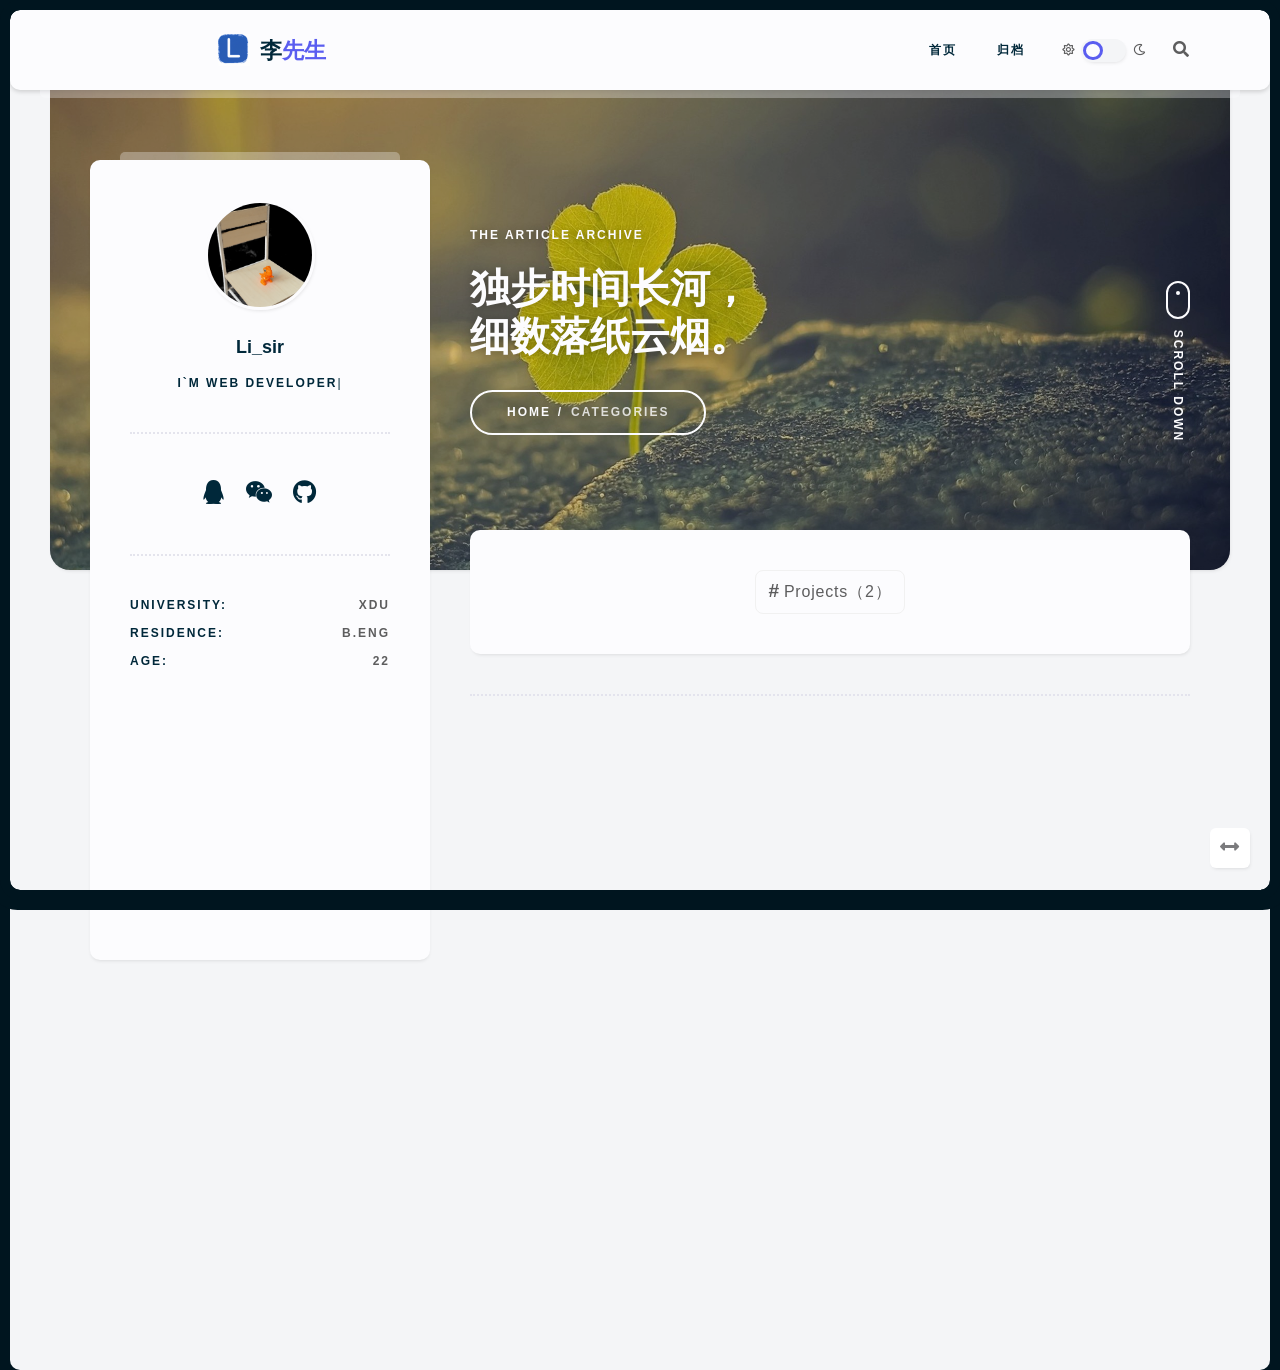
<file: categories/index.html>
<!DOCTYPE html>
<html lang="zh-Hans">

<head>
  <meta http-equiv="content-type" content="text/html; charset=utf-8">
<meta name="x5-fullscreen" content="true">
<meta name="full-screen" content="yes">
<meta name="theme-color" content="#317EFB" />
<meta content="width=device-width, initial-scale=1.0, maximum-scale=5.0, user-scalable=0" name="viewport">
<meta name="description" content="这是一个 Hexo 主题">
<meta property="og:type" content="website">
<meta property="og:title" content="分类">
<meta property="og:url" content="https://hexo-theme-async.imalun.com/categories/index.html">
<meta property="og:site_name" content="Hexo-theme-async">
<meta property="og:description" content="这是一个 Hexo 主题">
<meta property="og:locale">
<meta property="article:published_time" content="2019-11-16T02:46:27.000Z">
<meta property="article:modified_time" content="2026-05-22T02:42:19.894Z">
<meta property="article:author" content="Li-sir">
<meta name="twitter:card" content="summary">


<title >分类</title>

<!-- Favicon -->

    <link href='/img/favicon_L.png?v=0.0.0' rel='icon' type='image/png' sizes='16x16' ></link>


    <link href='/img/favicon_L.png?v=0.0.0' rel='icon' type='image/png' sizes='32x32' ></link>




<!-- Plugin -->




    
<link rel="stylesheet" href="/css/plugins/bootstrap.row.css">

    
<link rel="stylesheet" href="https://npm.elemecdn.com/@fancyapps/ui@4.0/dist/fancybox.css">

    
    




<!-- Icon -->

    
<link rel="stylesheet" href="/css/plugins/font-awesome.min.css">




<!-- Variable -->
<script>window.ASYNC_CONFIG = {"hostname":"hexo-theme-async.imalun.com","author":"Li-sir","root":"/","typed_text":["Web Developer"],"theme_version":"0.0.0","theme":{"switch":true,"default":"style-light"},"favicon":{"logo":"/img/favicon_L.png","icon16":"/img/favicon_L.png","icon32":"/img/favicon_L.png","apple_touch_icon":null,"webmanifest":null,"visibilitychange":true,"hidden":"/failure.ico","show_text":"(/≧▽≦/)咦！又好了！","hide_text":"(●—●)喔哟，崩溃啦！"},"i18n":{"placeholder":"搜索文章...","empty":"找不到您查询的内容: ${query}","hits":"找到 ${hits} 条结果","hits_time":"找到 ${hits} 条结果（用时 ${time} 毫秒）","author":"本文作者：","copyright_link":"本文链接：","copyright_license_title":"版权声明：","copyright_license_content":"本博客所有文章除特别声明外，均默认采用 undefined 许可协议。","copy_success":"复制成功","copy_failure":"复制失败","open_read_mode":"进入阅读模式","exit_read_mode":"退出阅读模式","notice_outdate_message":"距离上次更新已经 undefined 天了, 文章内容可能已经过时。","sticky":"置顶","just":"刚刚","min":"分钟前","hour":"小时前","day":"天前","month":"个月前"},"swup":true,"plugin":{"flickr_justified_gallery":"https://npm.elemecdn.com/flickr-justified-gallery@latest/dist/fjGallery.min.js"},"icons":{"sun":"far fa-sun","moon":"far fa-moon","play":"fas fa-play","email":"far fa-envelope","next":"fas fa-arrow-right","calendar":"far fa-calendar-alt","clock":"far fa-clock","user":"far fa-user","back_top":"fas fa-arrow-up","close":"fas fa-times","search":"fas fa-search","reward":"fas fa-hand-holding-usd","toc_tag":"fas fa-th-list","read":"fas fa-book-reader","arrows":"fas fa-arrows-alt-h","double_arrows":"fas fa-angle-double-down","copy":"fas fa-copy"},"icontype":"font","highlight":{"plugin":"highlighjs","theme":true,"copy":true,"lang":true,"title":"mac","height_limit":200},"toc":{"post_title":true},"live_time":{"start_time":"","prefix":"博客已萌萌哒运行 undefined 天"},"danmu":{"enable":true,"el":".trm-banner","avatar":false,"delayRange":5000,"speed":80},"covers":["/img/block.jpg","https://img2.wallspic.com/previews/7/6/8/1/7/171867/171867-wu_kong-chao_ji_sai_ya_ren-sai_ya_ren-zamasu-long_zhu-500x.jpg","https://img3.wallspic.com/previews/2/0/1/8/6/168102/168102-yi_shu-ka_tong-mian_bu_biao_qing-kuai_le_de-ji_qie-500x.jpg","https://img2.wallspic.com/previews/2/6/4/3/7/173462/173462-qi_fen-zi_se_de-zi_ran_jing_guan-yu_hui-de_ping_xian-500x.jpg","https://img2.wallspic.com/previews/3/3/9/1/3/131933/131933-mo_xing-xiao_jie-huang_se_de-nu_hai-fa_xing-500x.jpg","https://img1.wallspic.com/previews/8/3/4/6/2/126438/126438-wei_lai_zhu_yi-shu_ma_yi_shu-jie_duan-zi_ben_shi-yi_shu-500x.jpg","https://img2.wallspic.com/previews/0/1/5/0/7/170510/170510-guang-azure-zi_se_de-zi_ran_huan_jing-zi_ran_jing_guan-500x.jpg","https://img2.wallspic.com/previews/3/6/9/6/5/156963/156963-yi_shu-qi_fen-yu_hui-shou_shi-ren_men_zai_zi_ran_jie-500x.jpg","https://img1.wallspic.com/previews/0/9/3/5/6/165390/165390-qi_fen-zi_se_de-zi_ran_huan_jing-zi_ran_jing_guan-tian_wen_xue_dui_xiang-500x.jpg","https://img3.wallspic.com/previews/2/8/6/1/7/171682/171682-yi_kuai-xing_zhi-ye_ti-yi_shu-shui_xia-500x.jpg","https://img1.wallspic.com/previews/7/1/9/9/89917/89917-bo_xi_ta_nuo-an_zhuang_de_feng_jing-cheng_shi-suo_lun_tuo-shan_zhan-500x.jpg","https://img1.wallspic.com/previews/6/2/3/5/6/165326/165326-pang_ke2077-pang_ke-qi_fen-xing_zhi-zi_se_de-500x.jpg","https://img2.wallspic.com/previews/8/9/4/5/6/165498/165498-ka_tong-tao-pin_hong_se-zhang_zhang_de_tou_fa-ji_qie-500x.jpg","https://img3.wallspic.com/previews/5/7/4/2/7/172475/172475-yi_shu-tao-tou_fa-ka_tong-500x.jpg","https://img2.wallspic.com/previews/5/0/9/0/70905/70905-hai_yang-ma_er_dai_fu-tian_kong-du_jia_cun-huan_jiao-500x.jpg","https://img3.wallspic.com/previews/4/3/4/8/6/168434/168434-xing_zhi-zi_ran_jing_guan-dan_huang-shui_dao-zhi_bei-500x.jpg","https://img2.wallspic.com/previews/6/5/4/5/6/165456/165456-giy_fu_gang-e_mo_sha_shoukimetsu_no_yaiba-shan_zi_de_yi_shu-zi_se_de-dian_lan_se_de-500x.jpg","https://img1.wallspic.com/previews/5/4/0/4/7/174045/174045-jian_ying-qi_fen-ren_men_zai_zi_ran_jie-tian_wen_xue_dui_xiang-yi_shu-500x.jpg","https://img1.wallspic.com/previews/9/3/1/6/5/156139/156139-feng_jing_hua-yi_shu-shu_ma_yi_shu-qi_fen-sheng_tai_qu-500x.jpg","https://img2.wallspic.com/previews/7/6/4/5/7/175467/175467-wo_de_xue_shu_jie_de_ying_xiong-tao-yi_shu-ka_tong-azure-500x.jpg","https://img1.wallspic.com/previews/3/7/0/0/7/170073/170073-liang_ge_ling-ka_tong-shou_shi-chuang_zao_xing_de_yi_shu-hong_se_de-500x.jpg","https://img1.wallspic.com/previews/1/8/3/6/6/166381/166381-shi_zi-xin_ba-bai_se_shi_zi-hu_xu-mao_ke-500x.jpg","https://img3.wallspic.com/previews/4/2/2/3/7/173224/173224-ri_luo-shui_zi_yuan-qi_fen-yu_hui-zi_se_de-500x.jpg","https://img1.wallspic.com/previews/7/5/7/9/6/169757/169757-ji_bo_li_de_bo_wu_guan-zi_ran_jing_guan-yi_shu-ji_yun-500x.jpg","https://img1.wallspic.com/previews/5/2/0/6/7/176025/176025-qi_fen-tian_wen_xue_dui_xiang-yi_shu-dian_lan_se_de-yuan_quan-500x.jpg","https://img3.wallspic.com/previews/6/5/8/1/4/141856/141856-hen_ku_de-hui_hua-yu_yan_jing_tou-zhai_nan-tu_xing_she_ji-500x.jpg","https://img1.wallspic.com/previews/2/1/6/5/6/165612/165612-kimetsu_no_yaiba-e_mo_sha_shoukimetsu_no_yaiba-tao-tou_fa-wai_tao-500x.jpg","https://img3.wallspic.com/previews/5/1/0/2/4/142015/142015-feng_ge-ka_ka_xi_qi_mu-huo_ying_ren_zhe-tu_xing_she_ji-shi_jue_yi_shu-500x.jpg","https://img1.wallspic.com/previews/8/8/7/8/5/158788/158788-e_mo_sha_shoukimetsu_no_yaiba-shnen_man_hua-tao-ka_tong-azure-500x.jpg"],"search":{"enable":true,"type":"local","href":"https://www.google.com/search?q=site:","domain":null,"preload":true,"trigger":"auto","path":"search.xml"}};</script>
<script id="async-page-config">window.PAGE_CONFIG = {"isPost":false,"isHome":false,"postUpdate":"2026-05-22 10:42:19"};</script>

<!-- Theme mode css -->
<link data-swup-theme rel="stylesheet" href="/css/index.css?v=0.0.0" id="trm-switch-style">
<script>
    let defaultMode = ASYNC_CONFIG.theme.default !=='auto' ?  ASYNC_CONFIG.theme.default : (window.matchMedia("(prefers-color-scheme: light)").matches ? 'style-light' : 'style-dark')
    let catchMode = localStorage.getItem('theme-mode') || defaultMode;
    let type = catchMode === 'style-dark' ? 'add' : 'remove';
    document.documentElement.classList[type]('dark')
</script>

<!-- CDN -->


    
    



<!-- Site Analytics -->

 
<meta name="generator" content="Hexo 6.3.0"></head>

<body>

  <!-- app wrapper -->
  <div class="trm-app-frame">

    <!-- page preloader -->
    <div class="trm-preloader">
    <div class="trm-holder">
        <div class="preloader">
            <div></div>
            <div></div>
            <div></div>
            <div></div>
            <div></div>
            <div></div>
            <div></div>
            <div></div>
            <div></div>
            <div></div>
        </div>
    </div>
</div>
    <!-- page preloader end -->

    <!-- change mode preloader -->
    <div class="trm-mode-swich-animation-frame">
    <div class="trm-mode-swich-animation">
        <i class="i-sun"><i class="iconfont far fa-sun"></i></i>
        <div class="trm-horizon"></div>
        <i class="i-moon"><i class="iconfont far fa-moon"></i></i>
    </div>
</div>
    <!-- change mode preloader end -->

      <!-- scroll container -->
      <div id="trm-dynamic-content" class="trm-swup-animation">
        <div id="trm-scroll-container" class="trm-scroll-container" style="opacity: 0">
            <!-- top bar -->
            <header class="trm-top-bar">
	<div class="container">
		<div class="trm-left-side">
			<!-- logo -->
<a href="/" class="trm-logo-frame trm-anima-link">
    
        <img alt="logo" src="/img/favicon_L.png">
    
    
        <div class="trm-logo-text">
            李<span>先生</span>
        </div>
    
</a>
<!-- logo end -->
		</div>
		<div class="trm-right-side">
			<!-- menu -->
<div class="trm-menu">
    <nav>
        <ul>
            
            <li class="menu-item-has-children ">
                <a  href="/" target="">
                    首页
                </a>
                
            </li>
            
            <li class="menu-item-has-children ">
                <a  href="/archives/" target="">
                    归档
                </a>
                
                <ul>
                    
                    <li>
                        <a  href="/tags/" target="">
                            标签
                        </a>
                    </li>
                    
                    <li>
                        <a  href="/categories/" target="">
                            分类
                        </a>
                    </li>
                    
                </ul>
                
            </li>
            
        </ul>
    </nav>
</div>
<!-- menu end -->
			
    <!-- mode switcher place -->
    <div class="trm-mode-switcher-place">
        <div class="trm-mode-switcher">
            <i class="iconfont far fa-sun"></i>
            <input class="tgl tgl-light" id="trm-swich" type="checkbox">
            <label class="trm-swich" for="trm-swich"></label>
            <i class="iconfont far fa-moon"></i>
        </div>
    </div>
    <!-- mode switcher place end -->

			
    
    <div id="trm-search-btn" class="trm-search-btn">
        <i class="iconfont fas fa-search"></i>
    </div>
     

		</div>
		<div class="trm-menu-btn">
			<span></span>
		</div>
	</div>
</header>
            <!-- top bar end -->

            <!-- body -->
            

<div class="trm-content-start">
    <!-- banner -->
    <div class="trm-banner">
    
    <!-- banner cover -->
    <img style="object-position:top;object-fit:cover;" alt="banner" class="trm-banner-cover" src="/img/background.jpg">
    <!-- banner cover end -->
    

    <!-- banner content -->
    <div class="trm-banner-content trm-overlay">
        <div class="container">
            <div class="row">
                
                <div class="col-lg-4"></div>
                
                <div class="col-lg-8">

                    <!-- banner title -->
                    <div class="trm-banner-text ">
                        <div class="trm-label trm-mb-20">
                            The article archive
                        </div>
                        <h1 class="trm-mb-30 trm-hsmb-font">
                            独步时间长河，<br>细数落纸云烟。
                        </h1>

                        
                            <ul class="trm-breadcrumbs trm-label">
                                <li>
                                    <a href="/" class="trm-anima-link">Home</a>
                                </li>
                                <li>
                                    <span>
                                        categories
                                    </span>
                                </li>
                            </ul>
                        
                    </div>
                    <!-- banner title end -->

                    <!-- scroll hint -->
                    <span id="scroll-triger" class="trm-scroll-hint-frame">
                        <div class="trm-scroll-hint"></div>
                        <span class="trm-label">Scroll down</span>
                    </span>
                    <!-- scroll hint end -->

                </div>
            </div>
        </div>
    </div>
    <!-- banner content end -->
</div>
    <!-- banner end -->
    <div class="container">
        <div class="row">
            
                <div class="trm-page-sidebar col-lg-4 hidden-sm">
                    <!-- main card -->
                    <div class="trm-main-card-frame trm-sidebar">
    <div class="trm-main-card"> 
        <!-- card header -->
<div class="trm-mc-header">
    <div class="trm-avatar-frame trm-mb-20">
        <img alt="Avatar" class="trm-avatar" src="/img/lxd.png">
    </div>
    <h5 class="trm-name trm-mb-15">
        Li_sir
    </h5>
    
        <div class="trm-label">
            I`m
            <span class="trm-typed-text">
                <!-- Words for theme.user.typedText -->
            </span>
        </div>
    
</div>
<!-- card header end -->
        <!-- sidebar social -->

<div class="trm-divider trm-mb-40 trm-mt-40"></div>
<div class="trm-social">
    
        <a href="/img/qq.jpg" title="QQ" rel="nofollow" target="_blank">
            <i class="iconfont fab fa-qq"></i>
        </a>
    
        <a href="/img/wechat.jpg" title="WeChat" rel="nofollow" target="_blank">
            <i class="iconfont fab fa-weixin"></i>
        </a>
    
        <a href="https://github.com/Lii-sir" title="Github" rel="nofollow" target="_blank">
            <i class="iconfont fab fa-github"></i>
        </a>
    
</div>

<!-- sidebar social end -->
        <!-- info -->
<div class="trm-divider trm-mb-40 trm-mt-40"></div>
<ul class="trm-table trm-mb-20">
    
        <li>
            <div class="trm-label">
                university:
            </div>
            <div class="trm-label trm-label-light">
                xdu
            </div>
        </li>
    
        <li>
            <div class="trm-label">
                residence:
            </div>
            <div class="trm-label trm-label-light">
                B.Eng
            </div>
        </li>
    
        <li>
            <div class="trm-label">
                age:
            </div>
            <div class="trm-label trm-label-light">
                22
            </div>
        </li>
    
</ul>
<!-- info end -->

        
    </div>
</div>
                    <!-- main card end -->
                </div>
            
            <div class="trm-page-content col-lg-8">
                <div id="trm-content" class="trm-content">
                    <div class="row">
    <div class="col-lg-12">
        <div class="trm-card">
            <div style="padding: 0 20px;">
                <ul class="trm-tag-list"><li class="trm-tag-list-item "><a class="category-list-link" href="/categories/Projects/">Projects</a><span class="category-list-count">（2）</span></li></ul>
            </div>
        </div>
    </div>
</div>

                    <div class="trm-divider footer-divider"></div>

                    <!-- footer -->
                    <footer class="trm-footer-card trm-scroll-animation">

    

    

      

     

     
</footer>
                    <!-- footer end -->

                </div>
            </div>
        </div>
    </div>
</div>
            <!-- body end -->

            

            
<div class="trm-fixed-container">
    
    
    
        <div class="trm-fixed-btn hidden-md" data-title="单栏和双栏切换" onclick="asyncFun.switchSingleColumn()">
            <i class="iconfont fas fa-arrows-alt-h"></i>
        </div>
    
    <div id="trm-back-top" class="trm-fixed-btn" data-title="回到顶部">
        <i class="iconfont fas fa-arrow-up"></i>
    </div>
</div>
        </div>
      </div>
      <!-- scroll container end -->
  </div>
  <!-- app wrapper end -->

  
    <div class="trm-search-popup">
        <div class="trm-search-wrapper">
            <div class="form trm-search-form">
                <div class="trm-search-input-icon">
                    <i class="iconfont fas fa-search"></i>
                </div>
                <input class="trm-search-input" type="text" placeholder="搜索文章...">
                <div class="trm-search-btn-close">
                    <i class="iconfont fas fa-times"></i>
                </div>
            </div>
            <div class="trm-search-result-container">
                <div class="trm-search-empty">
                    请输入关键词进行搜索
                </div>
            </div>
            <div class="trm-search-footer">
                <div class="trm-search-stats"></div>
                <ul class="trm-search-commands">
                    <li>
                        <kbd class="command-palette-commands-key">
                            <svg width="15" height="15" aria-label="Escape key" role="img">
                                <g fill="none" stroke="currentColor" stroke-linecap="round" stroke-linejoin="round"
                                    stroke-width="1.2">
                                    <path
                                        d="M13.6167 8.936c-.1065.3583-.6883.962-1.4875.962-.7993 0-1.653-.9165-1.653-2.1258v-.5678c0-1.2548.7896-2.1016 1.653-2.1016.8634 0 1.3601.4778 1.4875 1.0724M9 6c-.1352-.4735-.7506-.9219-1.46-.8972-.7092.0246-1.344.57-1.344 1.2166s.4198.8812 1.3445.9805C8.465 7.3992 8.968 7.9337 9 8.5c.032.5663-.454 1.398-1.4595 1.398C6.6593 9.898 6 9 5.963 8.4851m-1.4748.5368c-.2635.5941-.8099.876-1.5443.876s-1.7073-.6248-1.7073-2.204v-.4603c0-1.0416.721-2.131 1.7073-2.131.9864 0 1.6425 1.031 1.5443 2.2492h-2.956">
                                    </path>
                                </g>
                            </svg>
                        </kbd>
                        <span class="command-palette-Label">to close</span>
                    </li>
                </ul>
            </div>
        </div>
    </div>

  <!-- Plugin -->




    
<script src="https://npm.elemecdn.com/swup@2.0.19/dist/swup.min.js"></script>

    
<script src="https://npm.elemecdn.com/@fancyapps/ui@4.0/dist/fancybox.umd.js"></script>

    

    
        <script src="/js/plugins/typing.js?v=0.0.0"></script>
    

    
        
<script src="https://npm.elemecdn.com/hexo-generator-searchdb@1.4.0/dist/search.js"></script>

        <script src="/js/plugins/local_search.js?v=0.0.0"></script>
    

    <!-- 数学公式 -->
    

    <!-- 评论插件 -->
    
        

        
    

		
			<script src="/js/plugins/danmu.js?v=0.0.0"></script>
		




    <!-- Service Worker -->
    
    <!-- baidu push -->
    
    <script data-swup-reload-script>
        (function () {
            var bp = document.createElement('script');
            var curProtocol = window.location.protocol.split(':')[0];
            if (curProtocol === 'https') {
                bp.src = 'https://zz.bdstatic.com/linksubmit/push.js';
            }
            else {
                bp.src = 'http://push.zhanzhang.baidu.com/push.js';
            }
            var s = document.getElementsByTagName("script")[0];
            s.parentNode.insertBefore(bp, s);
        })();
    </script>



<script id="async-script" src="/js/main.js?v=0.0.0"></script>

<!-- CDN -->


    
<script src="/demo.js"></script>


    

    



</body>

</html>
</file>
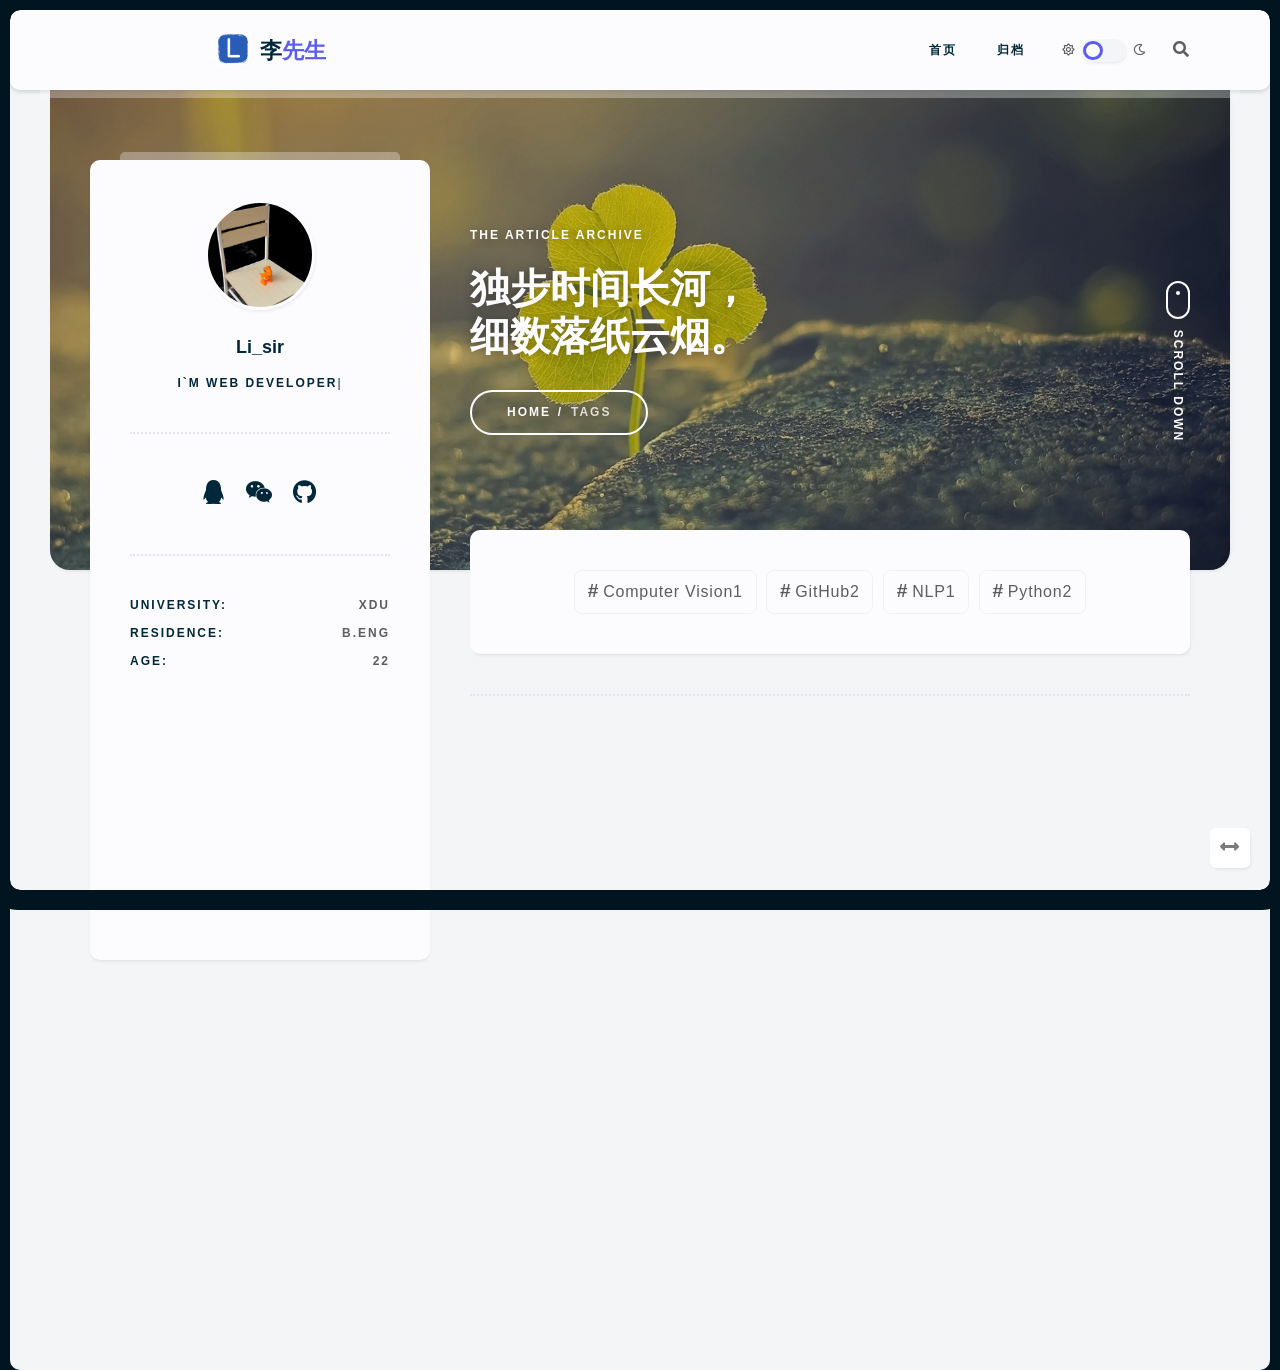
<file: tags/index.html>
<!DOCTYPE html>
<html lang="zh-Hans">

<head>
  <meta http-equiv="content-type" content="text/html; charset=utf-8">
<meta name="x5-fullscreen" content="true">
<meta name="full-screen" content="yes">
<meta name="theme-color" content="#317EFB" />
<meta content="width=device-width, initial-scale=1.0, maximum-scale=5.0, user-scalable=0" name="viewport">
<meta name="description" content="这是一个 Hexo 主题">
<meta property="og:type" content="website">
<meta property="og:title" content="标签">
<meta property="og:url" content="https://hexo-theme-async.imalun.com/tags/index.html">
<meta property="og:site_name" content="Hexo-theme-async">
<meta property="og:description" content="这是一个 Hexo 主题">
<meta property="og:locale">
<meta property="article:published_time" content="2019-11-16T02:46:27.000Z">
<meta property="article:modified_time" content="2026-05-22T02:42:20.024Z">
<meta property="article:author" content="Li-sir">
<meta name="twitter:card" content="summary">


<title >标签</title>

<!-- Favicon -->

    <link href='/img/favicon_L.png?v=0.0.0' rel='icon' type='image/png' sizes='16x16' ></link>


    <link href='/img/favicon_L.png?v=0.0.0' rel='icon' type='image/png' sizes='32x32' ></link>




<!-- Plugin -->




    
<link rel="stylesheet" href="/css/plugins/bootstrap.row.css">

    
<link rel="stylesheet" href="https://npm.elemecdn.com/@fancyapps/ui@4.0/dist/fancybox.css">

    
    




<!-- Icon -->

    
<link rel="stylesheet" href="/css/plugins/font-awesome.min.css">




<!-- Variable -->
<script>window.ASYNC_CONFIG = {"hostname":"hexo-theme-async.imalun.com","author":"Li-sir","root":"/","typed_text":["Web Developer"],"theme_version":"0.0.0","theme":{"switch":true,"default":"style-light"},"favicon":{"logo":"/img/favicon_L.png","icon16":"/img/favicon_L.png","icon32":"/img/favicon_L.png","apple_touch_icon":null,"webmanifest":null,"visibilitychange":true,"hidden":"/failure.ico","show_text":"(/≧▽≦/)咦！又好了！","hide_text":"(●—●)喔哟，崩溃啦！"},"i18n":{"placeholder":"搜索文章...","empty":"找不到您查询的内容: ${query}","hits":"找到 ${hits} 条结果","hits_time":"找到 ${hits} 条结果（用时 ${time} 毫秒）","author":"本文作者：","copyright_link":"本文链接：","copyright_license_title":"版权声明：","copyright_license_content":"本博客所有文章除特别声明外，均默认采用 undefined 许可协议。","copy_success":"复制成功","copy_failure":"复制失败","open_read_mode":"进入阅读模式","exit_read_mode":"退出阅读模式","notice_outdate_message":"距离上次更新已经 undefined 天了, 文章内容可能已经过时。","sticky":"置顶","just":"刚刚","min":"分钟前","hour":"小时前","day":"天前","month":"个月前"},"swup":true,"plugin":{"flickr_justified_gallery":"https://npm.elemecdn.com/flickr-justified-gallery@latest/dist/fjGallery.min.js"},"icons":{"sun":"far fa-sun","moon":"far fa-moon","play":"fas fa-play","email":"far fa-envelope","next":"fas fa-arrow-right","calendar":"far fa-calendar-alt","clock":"far fa-clock","user":"far fa-user","back_top":"fas fa-arrow-up","close":"fas fa-times","search":"fas fa-search","reward":"fas fa-hand-holding-usd","toc_tag":"fas fa-th-list","read":"fas fa-book-reader","arrows":"fas fa-arrows-alt-h","double_arrows":"fas fa-angle-double-down","copy":"fas fa-copy"},"icontype":"font","highlight":{"plugin":"highlighjs","theme":true,"copy":true,"lang":true,"title":"mac","height_limit":200},"toc":{"post_title":true},"live_time":{"start_time":"","prefix":"博客已萌萌哒运行 undefined 天"},"danmu":{"enable":true,"el":".trm-banner","avatar":false,"delayRange":5000,"speed":80},"covers":["/img/block.jpg","https://img2.wallspic.com/previews/7/6/8/1/7/171867/171867-wu_kong-chao_ji_sai_ya_ren-sai_ya_ren-zamasu-long_zhu-500x.jpg","https://img3.wallspic.com/previews/2/0/1/8/6/168102/168102-yi_shu-ka_tong-mian_bu_biao_qing-kuai_le_de-ji_qie-500x.jpg","https://img2.wallspic.com/previews/2/6/4/3/7/173462/173462-qi_fen-zi_se_de-zi_ran_jing_guan-yu_hui-de_ping_xian-500x.jpg","https://img2.wallspic.com/previews/3/3/9/1/3/131933/131933-mo_xing-xiao_jie-huang_se_de-nu_hai-fa_xing-500x.jpg","https://img1.wallspic.com/previews/8/3/4/6/2/126438/126438-wei_lai_zhu_yi-shu_ma_yi_shu-jie_duan-zi_ben_shi-yi_shu-500x.jpg","https://img2.wallspic.com/previews/0/1/5/0/7/170510/170510-guang-azure-zi_se_de-zi_ran_huan_jing-zi_ran_jing_guan-500x.jpg","https://img2.wallspic.com/previews/3/6/9/6/5/156963/156963-yi_shu-qi_fen-yu_hui-shou_shi-ren_men_zai_zi_ran_jie-500x.jpg","https://img1.wallspic.com/previews/0/9/3/5/6/165390/165390-qi_fen-zi_se_de-zi_ran_huan_jing-zi_ran_jing_guan-tian_wen_xue_dui_xiang-500x.jpg","https://img3.wallspic.com/previews/2/8/6/1/7/171682/171682-yi_kuai-xing_zhi-ye_ti-yi_shu-shui_xia-500x.jpg","https://img1.wallspic.com/previews/7/1/9/9/89917/89917-bo_xi_ta_nuo-an_zhuang_de_feng_jing-cheng_shi-suo_lun_tuo-shan_zhan-500x.jpg","https://img1.wallspic.com/previews/6/2/3/5/6/165326/165326-pang_ke2077-pang_ke-qi_fen-xing_zhi-zi_se_de-500x.jpg","https://img2.wallspic.com/previews/8/9/4/5/6/165498/165498-ka_tong-tao-pin_hong_se-zhang_zhang_de_tou_fa-ji_qie-500x.jpg","https://img3.wallspic.com/previews/5/7/4/2/7/172475/172475-yi_shu-tao-tou_fa-ka_tong-500x.jpg","https://img2.wallspic.com/previews/5/0/9/0/70905/70905-hai_yang-ma_er_dai_fu-tian_kong-du_jia_cun-huan_jiao-500x.jpg","https://img3.wallspic.com/previews/4/3/4/8/6/168434/168434-xing_zhi-zi_ran_jing_guan-dan_huang-shui_dao-zhi_bei-500x.jpg","https://img2.wallspic.com/previews/6/5/4/5/6/165456/165456-giy_fu_gang-e_mo_sha_shoukimetsu_no_yaiba-shan_zi_de_yi_shu-zi_se_de-dian_lan_se_de-500x.jpg","https://img1.wallspic.com/previews/5/4/0/4/7/174045/174045-jian_ying-qi_fen-ren_men_zai_zi_ran_jie-tian_wen_xue_dui_xiang-yi_shu-500x.jpg","https://img1.wallspic.com/previews/9/3/1/6/5/156139/156139-feng_jing_hua-yi_shu-shu_ma_yi_shu-qi_fen-sheng_tai_qu-500x.jpg","https://img2.wallspic.com/previews/7/6/4/5/7/175467/175467-wo_de_xue_shu_jie_de_ying_xiong-tao-yi_shu-ka_tong-azure-500x.jpg","https://img1.wallspic.com/previews/3/7/0/0/7/170073/170073-liang_ge_ling-ka_tong-shou_shi-chuang_zao_xing_de_yi_shu-hong_se_de-500x.jpg","https://img1.wallspic.com/previews/1/8/3/6/6/166381/166381-shi_zi-xin_ba-bai_se_shi_zi-hu_xu-mao_ke-500x.jpg","https://img3.wallspic.com/previews/4/2/2/3/7/173224/173224-ri_luo-shui_zi_yuan-qi_fen-yu_hui-zi_se_de-500x.jpg","https://img1.wallspic.com/previews/7/5/7/9/6/169757/169757-ji_bo_li_de_bo_wu_guan-zi_ran_jing_guan-yi_shu-ji_yun-500x.jpg","https://img1.wallspic.com/previews/5/2/0/6/7/176025/176025-qi_fen-tian_wen_xue_dui_xiang-yi_shu-dian_lan_se_de-yuan_quan-500x.jpg","https://img3.wallspic.com/previews/6/5/8/1/4/141856/141856-hen_ku_de-hui_hua-yu_yan_jing_tou-zhai_nan-tu_xing_she_ji-500x.jpg","https://img1.wallspic.com/previews/2/1/6/5/6/165612/165612-kimetsu_no_yaiba-e_mo_sha_shoukimetsu_no_yaiba-tao-tou_fa-wai_tao-500x.jpg","https://img3.wallspic.com/previews/5/1/0/2/4/142015/142015-feng_ge-ka_ka_xi_qi_mu-huo_ying_ren_zhe-tu_xing_she_ji-shi_jue_yi_shu-500x.jpg","https://img1.wallspic.com/previews/8/8/7/8/5/158788/158788-e_mo_sha_shoukimetsu_no_yaiba-shnen_man_hua-tao-ka_tong-azure-500x.jpg"],"search":{"enable":true,"type":"local","href":"https://www.google.com/search?q=site:","domain":null,"preload":true,"trigger":"auto","path":"search.xml"}};</script>
<script id="async-page-config">window.PAGE_CONFIG = {"isPost":false,"isHome":false,"postUpdate":"2026-05-22 10:42:20"};</script>

<!-- Theme mode css -->
<link data-swup-theme rel="stylesheet" href="/css/index.css?v=0.0.0" id="trm-switch-style">
<script>
    let defaultMode = ASYNC_CONFIG.theme.default !=='auto' ?  ASYNC_CONFIG.theme.default : (window.matchMedia("(prefers-color-scheme: light)").matches ? 'style-light' : 'style-dark')
    let catchMode = localStorage.getItem('theme-mode') || defaultMode;
    let type = catchMode === 'style-dark' ? 'add' : 'remove';
    document.documentElement.classList[type]('dark')
</script>

<!-- CDN -->


    
    



<!-- Site Analytics -->

 
<meta name="generator" content="Hexo 6.3.0"></head>

<body>

  <!-- app wrapper -->
  <div class="trm-app-frame">

    <!-- page preloader -->
    <div class="trm-preloader">
    <div class="trm-holder">
        <div class="preloader">
            <div></div>
            <div></div>
            <div></div>
            <div></div>
            <div></div>
            <div></div>
            <div></div>
            <div></div>
            <div></div>
            <div></div>
        </div>
    </div>
</div>
    <!-- page preloader end -->

    <!-- change mode preloader -->
    <div class="trm-mode-swich-animation-frame">
    <div class="trm-mode-swich-animation">
        <i class="i-sun"><i class="iconfont far fa-sun"></i></i>
        <div class="trm-horizon"></div>
        <i class="i-moon"><i class="iconfont far fa-moon"></i></i>
    </div>
</div>
    <!-- change mode preloader end -->

      <!-- scroll container -->
      <div id="trm-dynamic-content" class="trm-swup-animation">
        <div id="trm-scroll-container" class="trm-scroll-container" style="opacity: 0">
            <!-- top bar -->
            <header class="trm-top-bar">
	<div class="container">
		<div class="trm-left-side">
			<!-- logo -->
<a href="/" class="trm-logo-frame trm-anima-link">
    
        <img alt="logo" src="/img/favicon_L.png">
    
    
        <div class="trm-logo-text">
            李<span>先生</span>
        </div>
    
</a>
<!-- logo end -->
		</div>
		<div class="trm-right-side">
			<!-- menu -->
<div class="trm-menu">
    <nav>
        <ul>
            
            <li class="menu-item-has-children ">
                <a  href="/" target="">
                    首页
                </a>
                
            </li>
            
            <li class="menu-item-has-children ">
                <a  href="/archives/" target="">
                    归档
                </a>
                
                <ul>
                    
                    <li>
                        <a  href="/tags/" target="">
                            标签
                        </a>
                    </li>
                    
                    <li>
                        <a  href="/categories/" target="">
                            分类
                        </a>
                    </li>
                    
                </ul>
                
            </li>
            
        </ul>
    </nav>
</div>
<!-- menu end -->
			
    <!-- mode switcher place -->
    <div class="trm-mode-switcher-place">
        <div class="trm-mode-switcher">
            <i class="iconfont far fa-sun"></i>
            <input class="tgl tgl-light" id="trm-swich" type="checkbox">
            <label class="trm-swich" for="trm-swich"></label>
            <i class="iconfont far fa-moon"></i>
        </div>
    </div>
    <!-- mode switcher place end -->

			
    
    <div id="trm-search-btn" class="trm-search-btn">
        <i class="iconfont fas fa-search"></i>
    </div>
     

		</div>
		<div class="trm-menu-btn">
			<span></span>
		</div>
	</div>
</header>
            <!-- top bar end -->

            <!-- body -->
            

<div class="trm-content-start">
    <!-- banner -->
    <div class="trm-banner">
    
    <!-- banner cover -->
    <img style="object-position:top;object-fit:cover;" alt="banner" class="trm-banner-cover" src="/img/background.jpg">
    <!-- banner cover end -->
    

    <!-- banner content -->
    <div class="trm-banner-content trm-overlay">
        <div class="container">
            <div class="row">
                
                <div class="col-lg-4"></div>
                
                <div class="col-lg-8">

                    <!-- banner title -->
                    <div class="trm-banner-text ">
                        <div class="trm-label trm-mb-20">
                            The article archive
                        </div>
                        <h1 class="trm-mb-30 trm-hsmb-font">
                            独步时间长河，<br>细数落纸云烟。
                        </h1>

                        
                            <ul class="trm-breadcrumbs trm-label">
                                <li>
                                    <a href="/" class="trm-anima-link">Home</a>
                                </li>
                                <li>
                                    <span>
                                        tags
                                    </span>
                                </li>
                            </ul>
                        
                    </div>
                    <!-- banner title end -->

                    <!-- scroll hint -->
                    <span id="scroll-triger" class="trm-scroll-hint-frame">
                        <div class="trm-scroll-hint"></div>
                        <span class="trm-label">Scroll down</span>
                    </span>
                    <!-- scroll hint end -->

                </div>
            </div>
        </div>
    </div>
    <!-- banner content end -->
</div>
    <!-- banner end -->
    <div class="container">
        <div class="row">
            
                <div class="trm-page-sidebar col-lg-4 hidden-sm">
                    <!-- main card -->
                    <div class="trm-main-card-frame trm-sidebar">
    <div class="trm-main-card"> 
        <!-- card header -->
<div class="trm-mc-header">
    <div class="trm-avatar-frame trm-mb-20">
        <img alt="Avatar" class="trm-avatar" src="/img/lxd.png">
    </div>
    <h5 class="trm-name trm-mb-15">
        Li_sir
    </h5>
    
        <div class="trm-label">
            I`m
            <span class="trm-typed-text">
                <!-- Words for theme.user.typedText -->
            </span>
        </div>
    
</div>
<!-- card header end -->
        <!-- sidebar social -->

<div class="trm-divider trm-mb-40 trm-mt-40"></div>
<div class="trm-social">
    
        <a href="/img/qq.jpg" title="QQ" rel="nofollow" target="_blank">
            <i class="iconfont fab fa-qq"></i>
        </a>
    
        <a href="/img/wechat.jpg" title="WeChat" rel="nofollow" target="_blank">
            <i class="iconfont fab fa-weixin"></i>
        </a>
    
        <a href="https://github.com/Lii-sir" title="Github" rel="nofollow" target="_blank">
            <i class="iconfont fab fa-github"></i>
        </a>
    
</div>

<!-- sidebar social end -->
        <!-- info -->
<div class="trm-divider trm-mb-40 trm-mt-40"></div>
<ul class="trm-table trm-mb-20">
    
        <li>
            <div class="trm-label">
                university:
            </div>
            <div class="trm-label trm-label-light">
                xdu
            </div>
        </li>
    
        <li>
            <div class="trm-label">
                residence:
            </div>
            <div class="trm-label trm-label-light">
                B.Eng
            </div>
        </li>
    
        <li>
            <div class="trm-label">
                age:
            </div>
            <div class="trm-label trm-label-light">
                22
            </div>
        </li>
    
</ul>
<!-- info end -->

        
    </div>
</div>
                    <!-- main card end -->
                </div>
            
            <div class="trm-page-content col-lg-8">
                <div id="trm-content" class="trm-content">
                    <div class="row">
    <div class="col-lg-12">
        <div class="trm-card">
            <div style="padding: 0 20px;">
                <!-- <a href="/tags/Computer-Vision/" style="font-size: 20px;">Computer Vision</a> <a href="/tags/GitHub/" style="font-size: 36px;">GitHub</a> <a href="/tags/NLP/" style="font-size: 20px;">NLP</a> <a href="/tags/Python/" style="font-size: 36px;">Python</a> -->
                <ul class="trm-tag-list" itemprop="keywords"><li class="trm-tag-list-item"><a class="tag-list-link" href="/tags/Computer-Vision/" rel="tag">Computer Vision</a><span class="tag-list-count">1</span></li><li class="trm-tag-list-item"><a class="tag-list-link" href="/tags/GitHub/" rel="tag">GitHub</a><span class="tag-list-count">2</span></li><li class="trm-tag-list-item"><a class="tag-list-link" href="/tags/NLP/" rel="tag">NLP</a><span class="tag-list-count">1</span></li><li class="trm-tag-list-item"><a class="tag-list-link" href="/tags/Python/" rel="tag">Python</a><span class="tag-list-count">2</span></li></ul>
            </div>
        </div>
    </div>
</div>

                    <div class="trm-divider footer-divider"></div>

                    <!-- footer -->
                    <footer class="trm-footer-card trm-scroll-animation">

    

    

      

     

     
</footer>
                    <!-- footer end -->

                </div>
            </div>
        </div>
    </div>
</div>
            <!-- body end -->

            

            
<div class="trm-fixed-container">
    
    
    
        <div class="trm-fixed-btn hidden-md" data-title="单栏和双栏切换" onclick="asyncFun.switchSingleColumn()">
            <i class="iconfont fas fa-arrows-alt-h"></i>
        </div>
    
    <div id="trm-back-top" class="trm-fixed-btn" data-title="回到顶部">
        <i class="iconfont fas fa-arrow-up"></i>
    </div>
</div>
        </div>
      </div>
      <!-- scroll container end -->
  </div>
  <!-- app wrapper end -->

  
    <div class="trm-search-popup">
        <div class="trm-search-wrapper">
            <div class="form trm-search-form">
                <div class="trm-search-input-icon">
                    <i class="iconfont fas fa-search"></i>
                </div>
                <input class="trm-search-input" type="text" placeholder="搜索文章...">
                <div class="trm-search-btn-close">
                    <i class="iconfont fas fa-times"></i>
                </div>
            </div>
            <div class="trm-search-result-container">
                <div class="trm-search-empty">
                    请输入关键词进行搜索
                </div>
            </div>
            <div class="trm-search-footer">
                <div class="trm-search-stats"></div>
                <ul class="trm-search-commands">
                    <li>
                        <kbd class="command-palette-commands-key">
                            <svg width="15" height="15" aria-label="Escape key" role="img">
                                <g fill="none" stroke="currentColor" stroke-linecap="round" stroke-linejoin="round"
                                    stroke-width="1.2">
                                    <path
                                        d="M13.6167 8.936c-.1065.3583-.6883.962-1.4875.962-.7993 0-1.653-.9165-1.653-2.1258v-.5678c0-1.2548.7896-2.1016 1.653-2.1016.8634 0 1.3601.4778 1.4875 1.0724M9 6c-.1352-.4735-.7506-.9219-1.46-.8972-.7092.0246-1.344.57-1.344 1.2166s.4198.8812 1.3445.9805C8.465 7.3992 8.968 7.9337 9 8.5c.032.5663-.454 1.398-1.4595 1.398C6.6593 9.898 6 9 5.963 8.4851m-1.4748.5368c-.2635.5941-.8099.876-1.5443.876s-1.7073-.6248-1.7073-2.204v-.4603c0-1.0416.721-2.131 1.7073-2.131.9864 0 1.6425 1.031 1.5443 2.2492h-2.956">
                                    </path>
                                </g>
                            </svg>
                        </kbd>
                        <span class="command-palette-Label">to close</span>
                    </li>
                </ul>
            </div>
        </div>
    </div>

  <!-- Plugin -->




    
<script src="https://npm.elemecdn.com/swup@2.0.19/dist/swup.min.js"></script>

    
<script src="https://npm.elemecdn.com/@fancyapps/ui@4.0/dist/fancybox.umd.js"></script>

    

    
        <script src="/js/plugins/typing.js?v=0.0.0"></script>
    

    
        
<script src="https://npm.elemecdn.com/hexo-generator-searchdb@1.4.0/dist/search.js"></script>

        <script src="/js/plugins/local_search.js?v=0.0.0"></script>
    

    <!-- 数学公式 -->
    

    <!-- 评论插件 -->
    
        

        
    

		
			<script src="/js/plugins/danmu.js?v=0.0.0"></script>
		




    <!-- Service Worker -->
    
    <!-- baidu push -->
    
    <script data-swup-reload-script>
        (function () {
            var bp = document.createElement('script');
            var curProtocol = window.location.protocol.split(':')[0];
            if (curProtocol === 'https') {
                bp.src = 'https://zz.bdstatic.com/linksubmit/push.js';
            }
            else {
                bp.src = 'http://push.zhanzhang.baidu.com/push.js';
            }
            var s = document.getElementsByTagName("script")[0];
            s.parentNode.insertBefore(bp, s);
        })();
    </script>



<script id="async-script" src="/js/main.js?v=0.0.0"></script>

<!-- CDN -->


    
<script src="/demo.js"></script>


    

    



</body>

</html>
</file>
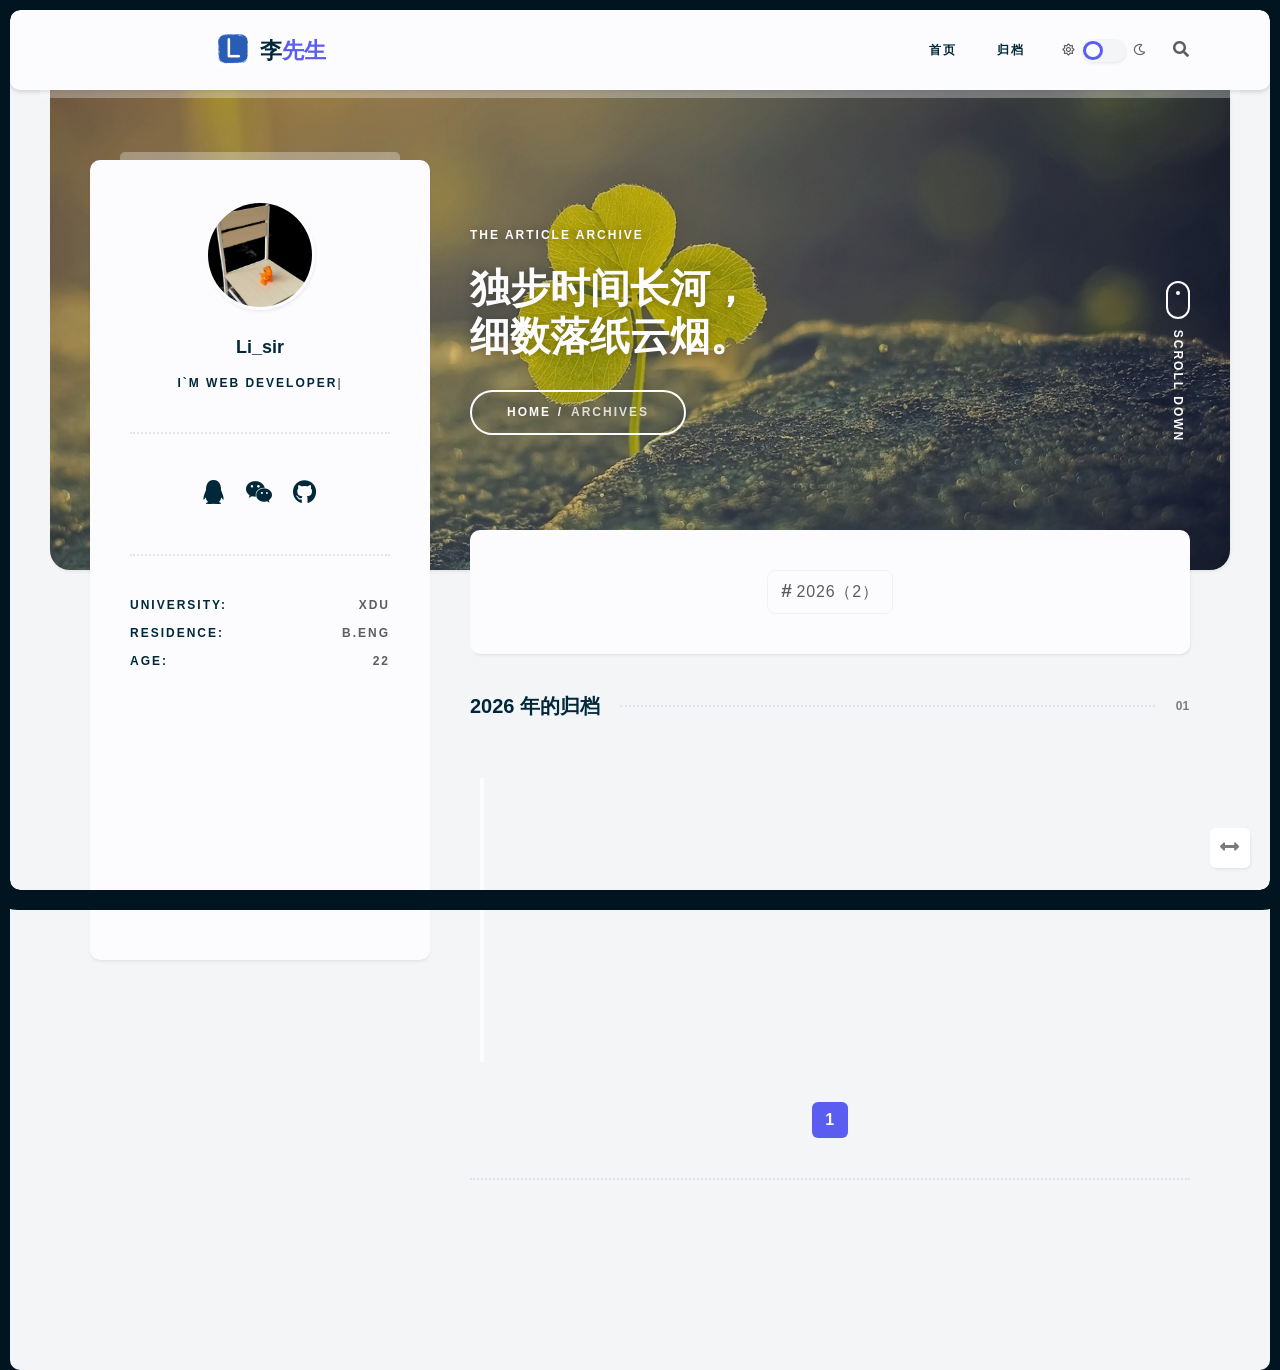
<file: archives/2026/index.html>
<!DOCTYPE html>
<html lang="zh-Hans">

<head>
  <meta http-equiv="content-type" content="text/html; charset=utf-8">
<meta name="x5-fullscreen" content="true">
<meta name="full-screen" content="yes">
<meta name="theme-color" content="#317EFB" />
<meta content="width=device-width, initial-scale=1.0, maximum-scale=5.0, user-scalable=0" name="viewport">
<meta name="description" content="这是一个 Hexo 主题">
<meta property="og:type" content="website">
<meta property="og:title" content="Hexo-theme-async">
<meta property="og:url" content="https://hexo-theme-async.imalun.com/archives/2026/index.html">
<meta property="og:site_name" content="Hexo-theme-async">
<meta property="og:description" content="这是一个 Hexo 主题">
<meta property="og:locale">
<meta property="article:author" content="Li-sir">
<meta name="twitter:card" content="summary">


<title >Hexo-theme-async</title>

<!-- Favicon -->

    <link href='/img/favicon_L.png?v=0.0.0' rel='icon' type='image/png' sizes='16x16' ></link>


    <link href='/img/favicon_L.png?v=0.0.0' rel='icon' type='image/png' sizes='32x32' ></link>




<!-- Plugin -->




    
<link rel="stylesheet" href="/css/plugins/bootstrap.row.css">

    
<link rel="stylesheet" href="https://npm.elemecdn.com/@fancyapps/ui@4.0/dist/fancybox.css">

    
    




<!-- Icon -->

    
<link rel="stylesheet" href="/css/plugins/font-awesome.min.css">




<!-- Variable -->
<script>window.ASYNC_CONFIG = {"hostname":"hexo-theme-async.imalun.com","author":"Li-sir","root":"/","typed_text":["Web Developer"],"theme_version":"0.0.0","theme":{"switch":true,"default":"style-light"},"favicon":{"logo":"/img/favicon_L.png","icon16":"/img/favicon_L.png","icon32":"/img/favicon_L.png","apple_touch_icon":null,"webmanifest":null,"visibilitychange":true,"hidden":"/failure.ico","show_text":"(/≧▽≦/)咦！又好了！","hide_text":"(●—●)喔哟，崩溃啦！"},"i18n":{"placeholder":"搜索文章...","empty":"找不到您查询的内容: ${query}","hits":"找到 ${hits} 条结果","hits_time":"找到 ${hits} 条结果（用时 ${time} 毫秒）","author":"本文作者：","copyright_link":"本文链接：","copyright_license_title":"版权声明：","copyright_license_content":"本博客所有文章除特别声明外，均默认采用 undefined 许可协议。","copy_success":"复制成功","copy_failure":"复制失败","open_read_mode":"进入阅读模式","exit_read_mode":"退出阅读模式","notice_outdate_message":"距离上次更新已经 undefined 天了, 文章内容可能已经过时。","sticky":"置顶","just":"刚刚","min":"分钟前","hour":"小时前","day":"天前","month":"个月前"},"swup":true,"plugin":{"flickr_justified_gallery":"https://npm.elemecdn.com/flickr-justified-gallery@latest/dist/fjGallery.min.js"},"icons":{"sun":"far fa-sun","moon":"far fa-moon","play":"fas fa-play","email":"far fa-envelope","next":"fas fa-arrow-right","calendar":"far fa-calendar-alt","clock":"far fa-clock","user":"far fa-user","back_top":"fas fa-arrow-up","close":"fas fa-times","search":"fas fa-search","reward":"fas fa-hand-holding-usd","toc_tag":"fas fa-th-list","read":"fas fa-book-reader","arrows":"fas fa-arrows-alt-h","double_arrows":"fas fa-angle-double-down","copy":"fas fa-copy"},"icontype":"font","highlight":{"plugin":"highlighjs","theme":true,"copy":true,"lang":true,"title":"mac","height_limit":200},"toc":{"post_title":true},"live_time":{"start_time":"","prefix":"博客已萌萌哒运行 undefined 天"},"danmu":{"enable":true,"el":".trm-banner","avatar":false,"delayRange":5000,"speed":80},"covers":["/img/block.jpg","https://img2.wallspic.com/previews/7/6/8/1/7/171867/171867-wu_kong-chao_ji_sai_ya_ren-sai_ya_ren-zamasu-long_zhu-500x.jpg","https://img3.wallspic.com/previews/2/0/1/8/6/168102/168102-yi_shu-ka_tong-mian_bu_biao_qing-kuai_le_de-ji_qie-500x.jpg","https://img2.wallspic.com/previews/2/6/4/3/7/173462/173462-qi_fen-zi_se_de-zi_ran_jing_guan-yu_hui-de_ping_xian-500x.jpg","https://img2.wallspic.com/previews/3/3/9/1/3/131933/131933-mo_xing-xiao_jie-huang_se_de-nu_hai-fa_xing-500x.jpg","https://img1.wallspic.com/previews/8/3/4/6/2/126438/126438-wei_lai_zhu_yi-shu_ma_yi_shu-jie_duan-zi_ben_shi-yi_shu-500x.jpg","https://img2.wallspic.com/previews/0/1/5/0/7/170510/170510-guang-azure-zi_se_de-zi_ran_huan_jing-zi_ran_jing_guan-500x.jpg","https://img2.wallspic.com/previews/3/6/9/6/5/156963/156963-yi_shu-qi_fen-yu_hui-shou_shi-ren_men_zai_zi_ran_jie-500x.jpg","https://img1.wallspic.com/previews/0/9/3/5/6/165390/165390-qi_fen-zi_se_de-zi_ran_huan_jing-zi_ran_jing_guan-tian_wen_xue_dui_xiang-500x.jpg","https://img3.wallspic.com/previews/2/8/6/1/7/171682/171682-yi_kuai-xing_zhi-ye_ti-yi_shu-shui_xia-500x.jpg","https://img1.wallspic.com/previews/7/1/9/9/89917/89917-bo_xi_ta_nuo-an_zhuang_de_feng_jing-cheng_shi-suo_lun_tuo-shan_zhan-500x.jpg","https://img1.wallspic.com/previews/6/2/3/5/6/165326/165326-pang_ke2077-pang_ke-qi_fen-xing_zhi-zi_se_de-500x.jpg","https://img2.wallspic.com/previews/8/9/4/5/6/165498/165498-ka_tong-tao-pin_hong_se-zhang_zhang_de_tou_fa-ji_qie-500x.jpg","https://img3.wallspic.com/previews/5/7/4/2/7/172475/172475-yi_shu-tao-tou_fa-ka_tong-500x.jpg","https://img2.wallspic.com/previews/5/0/9/0/70905/70905-hai_yang-ma_er_dai_fu-tian_kong-du_jia_cun-huan_jiao-500x.jpg","https://img3.wallspic.com/previews/4/3/4/8/6/168434/168434-xing_zhi-zi_ran_jing_guan-dan_huang-shui_dao-zhi_bei-500x.jpg","https://img2.wallspic.com/previews/6/5/4/5/6/165456/165456-giy_fu_gang-e_mo_sha_shoukimetsu_no_yaiba-shan_zi_de_yi_shu-zi_se_de-dian_lan_se_de-500x.jpg","https://img1.wallspic.com/previews/5/4/0/4/7/174045/174045-jian_ying-qi_fen-ren_men_zai_zi_ran_jie-tian_wen_xue_dui_xiang-yi_shu-500x.jpg","https://img1.wallspic.com/previews/9/3/1/6/5/156139/156139-feng_jing_hua-yi_shu-shu_ma_yi_shu-qi_fen-sheng_tai_qu-500x.jpg","https://img2.wallspic.com/previews/7/6/4/5/7/175467/175467-wo_de_xue_shu_jie_de_ying_xiong-tao-yi_shu-ka_tong-azure-500x.jpg","https://img1.wallspic.com/previews/3/7/0/0/7/170073/170073-liang_ge_ling-ka_tong-shou_shi-chuang_zao_xing_de_yi_shu-hong_se_de-500x.jpg","https://img1.wallspic.com/previews/1/8/3/6/6/166381/166381-shi_zi-xin_ba-bai_se_shi_zi-hu_xu-mao_ke-500x.jpg","https://img3.wallspic.com/previews/4/2/2/3/7/173224/173224-ri_luo-shui_zi_yuan-qi_fen-yu_hui-zi_se_de-500x.jpg","https://img1.wallspic.com/previews/7/5/7/9/6/169757/169757-ji_bo_li_de_bo_wu_guan-zi_ran_jing_guan-yi_shu-ji_yun-500x.jpg","https://img1.wallspic.com/previews/5/2/0/6/7/176025/176025-qi_fen-tian_wen_xue_dui_xiang-yi_shu-dian_lan_se_de-yuan_quan-500x.jpg","https://img3.wallspic.com/previews/6/5/8/1/4/141856/141856-hen_ku_de-hui_hua-yu_yan_jing_tou-zhai_nan-tu_xing_she_ji-500x.jpg","https://img1.wallspic.com/previews/2/1/6/5/6/165612/165612-kimetsu_no_yaiba-e_mo_sha_shoukimetsu_no_yaiba-tao-tou_fa-wai_tao-500x.jpg","https://img3.wallspic.com/previews/5/1/0/2/4/142015/142015-feng_ge-ka_ka_xi_qi_mu-huo_ying_ren_zhe-tu_xing_she_ji-shi_jue_yi_shu-500x.jpg","https://img1.wallspic.com/previews/8/8/7/8/5/158788/158788-e_mo_sha_shoukimetsu_no_yaiba-shnen_man_hua-tao-ka_tong-azure-500x.jpg"],"search":{"enable":true,"type":"local","href":"https://www.google.com/search?q=site:","domain":null,"preload":true,"trigger":"auto","path":"search.xml"}};</script>
<script id="async-page-config">window.PAGE_CONFIG = {"isPost":false,"isHome":false,"postUpdate":"2026-05-22 14:37:46"};</script>

<!-- Theme mode css -->
<link data-swup-theme rel="stylesheet" href="/css/index.css?v=0.0.0" id="trm-switch-style">
<script>
    let defaultMode = ASYNC_CONFIG.theme.default !=='auto' ?  ASYNC_CONFIG.theme.default : (window.matchMedia("(prefers-color-scheme: light)").matches ? 'style-light' : 'style-dark')
    let catchMode = localStorage.getItem('theme-mode') || defaultMode;
    let type = catchMode === 'style-dark' ? 'add' : 'remove';
    document.documentElement.classList[type]('dark')
</script>

<!-- CDN -->


    
    



<!-- Site Analytics -->

 
<meta name="generator" content="Hexo 6.3.0"></head>

<body>

  <!-- app wrapper -->
  <div class="trm-app-frame">

    <!-- page preloader -->
    <div class="trm-preloader">
    <div class="trm-holder">
        <div class="preloader">
            <div></div>
            <div></div>
            <div></div>
            <div></div>
            <div></div>
            <div></div>
            <div></div>
            <div></div>
            <div></div>
            <div></div>
        </div>
    </div>
</div>
    <!-- page preloader end -->

    <!-- change mode preloader -->
    <div class="trm-mode-swich-animation-frame">
    <div class="trm-mode-swich-animation">
        <i class="i-sun"><i class="iconfont far fa-sun"></i></i>
        <div class="trm-horizon"></div>
        <i class="i-moon"><i class="iconfont far fa-moon"></i></i>
    </div>
</div>
    <!-- change mode preloader end -->

      <!-- scroll container -->
      <div id="trm-dynamic-content" class="trm-swup-animation">
        <div id="trm-scroll-container" class="trm-scroll-container" style="opacity: 0">
            <!-- top bar -->
            <header class="trm-top-bar">
	<div class="container">
		<div class="trm-left-side">
			<!-- logo -->
<a href="/" class="trm-logo-frame trm-anima-link">
    
        <img alt="logo" src="/img/favicon_L.png">
    
    
        <div class="trm-logo-text">
            李<span>先生</span>
        </div>
    
</a>
<!-- logo end -->
		</div>
		<div class="trm-right-side">
			<!-- menu -->
<div class="trm-menu">
    <nav>
        <ul>
            
            <li class="menu-item-has-children ">
                <a  href="/" target="">
                    首页
                </a>
                
            </li>
            
            <li class="menu-item-has-children ">
                <a  href="/archives/" target="">
                    归档
                </a>
                
                <ul>
                    
                    <li>
                        <a  href="/tags/" target="">
                            标签
                        </a>
                    </li>
                    
                    <li>
                        <a  href="/categories/" target="">
                            分类
                        </a>
                    </li>
                    
                </ul>
                
            </li>
            
        </ul>
    </nav>
</div>
<!-- menu end -->
			
    <!-- mode switcher place -->
    <div class="trm-mode-switcher-place">
        <div class="trm-mode-switcher">
            <i class="iconfont far fa-sun"></i>
            <input class="tgl tgl-light" id="trm-swich" type="checkbox">
            <label class="trm-swich" for="trm-swich"></label>
            <i class="iconfont far fa-moon"></i>
        </div>
    </div>
    <!-- mode switcher place end -->

			
    
    <div id="trm-search-btn" class="trm-search-btn">
        <i class="iconfont fas fa-search"></i>
    </div>
     

		</div>
		<div class="trm-menu-btn">
			<span></span>
		</div>
	</div>
</header>
            <!-- top bar end -->

            <!-- body -->
            
<div class="trm-content-start">
    <!-- banner -->
    <div class="trm-banner">
    
    <!-- banner cover -->
    <img style="object-position:top;object-fit:cover;" alt="banner" class="trm-banner-cover" src="/img/background.jpg">
    <!-- banner cover end -->
    

    <!-- banner content -->
    <div class="trm-banner-content trm-overlay">
        <div class="container">
            <div class="row">
                
                <div class="col-lg-4"></div>
                
                <div class="col-lg-8">

                    <!-- banner title -->
                    <div class="trm-banner-text ">
                        <div class="trm-label trm-mb-20">
                            The article archive
                        </div>
                        <h1 class="trm-mb-30 trm-hsmb-font">
                            独步时间长河，<br>细数落纸云烟。
                        </h1>

                        
                            <ul class="trm-breadcrumbs trm-label">
                                <li>
                                    <a href="/" class="trm-anima-link">Home</a>
                                </li>
                                <li>
                                    <span>
                                        archives
                                    </span>
                                </li>
                            </ul>
                        
                    </div>
                    <!-- banner title end -->

                    <!-- scroll hint -->
                    <span id="scroll-triger" class="trm-scroll-hint-frame">
                        <div class="trm-scroll-hint"></div>
                        <span class="trm-label">Scroll down</span>
                    </span>
                    <!-- scroll hint end -->

                </div>
            </div>
        </div>
    </div>
    <!-- banner content end -->
</div>
    <!-- banner end -->
    <div class="container">
        <div class="row">
            
                <div class="trm-page-sidebar col-lg-4 hidden-sm">
                    <!-- main card -->
                    <div class="trm-main-card-frame trm-sidebar">
    <div class="trm-main-card"> 
        <!-- card header -->
<div class="trm-mc-header">
    <div class="trm-avatar-frame trm-mb-20">
        <img alt="Avatar" class="trm-avatar" src="/img/lxd.png">
    </div>
    <h5 class="trm-name trm-mb-15">
        Li_sir
    </h5>
    
        <div class="trm-label">
            I`m
            <span class="trm-typed-text">
                <!-- Words for theme.user.typedText -->
            </span>
        </div>
    
</div>
<!-- card header end -->
        <!-- sidebar social -->

<div class="trm-divider trm-mb-40 trm-mt-40"></div>
<div class="trm-social">
    
        <a href="/img/qq.jpg" title="QQ" rel="nofollow" target="_blank">
            <i class="iconfont fab fa-qq"></i>
        </a>
    
        <a href="/img/wechat.jpg" title="WeChat" rel="nofollow" target="_blank">
            <i class="iconfont fab fa-weixin"></i>
        </a>
    
        <a href="https://github.com/Lii-sir" title="Github" rel="nofollow" target="_blank">
            <i class="iconfont fab fa-github"></i>
        </a>
    
</div>

<!-- sidebar social end -->
        <!-- info -->
<div class="trm-divider trm-mb-40 trm-mt-40"></div>
<ul class="trm-table trm-mb-20">
    
        <li>
            <div class="trm-label">
                university:
            </div>
            <div class="trm-label trm-label-light">
                xdu
            </div>
        </li>
    
        <li>
            <div class="trm-label">
                residence:
            </div>
            <div class="trm-label trm-label-light">
                B.Eng
            </div>
        </li>
    
        <li>
            <div class="trm-label">
                age:
            </div>
            <div class="trm-label trm-label-light">
                22
            </div>
        </li>
    
</ul>
<!-- info end -->

        
    </div>
</div>
                    <!-- main card end -->
                </div>
            
            <div class="trm-page-content col-lg-8">
                <div id="trm-content" class="trm-content">
                    <div class="row">
    <div class="col-lg-12">
        <div class="trm-card">
            <div style="padding: 0 20px;">
                
                    <ul class="trm-tag-list"><li class="trm-tag-list-item"><a class="archive-list-link" href="/archives/2026/">2026</a><span class="archive-list-count">（2）</span></li></ul>
                
            </div>
        </div>
    </div>
</div>

<!-- history -->

<div class="row">
    <div class="col-lg-12">
        <!-- title -->
        <h5 class="trm-title-with-divider">
            
                2026 年的归档
            
            <span data-number="01"></span>
        </h5>
    </div>
    <div class="col-lg-12">
        <!-- timeline -->
        <div class="trm-timeline">
            
            <div class="trm-timeline-item trm-scroll-animation">
                <div class="trm-timeline-mark-light"></div>
                <div class="trm-timeline-mark"></div>
                <div class="trm-timeline-content more">
                    
                        <div class="trm-card-header">
                            <div class="trm-left-side">
                                <h6>
                                    <a href="/2026/05/22/eye-guide/" class="trm-anima-link">
                                        Eye-Guide
                                    </a>
                                </h6>
                                <div class="trm-text-sm trm-accent-color trm-mt-15">
                                    <ul class="trm-card-data trm-label ">
                                        <li class="trm-accent-color">05/22</li>
                                        <li class="trm-accent-color">14:06</li>
                                        
                                    </ul>
                                </div>
                            </div>
                        </div>
                        
                    
                </div>
            </div>
            
            <div class="trm-timeline-item trm-scroll-animation">
                <div class="trm-timeline-mark-light"></div>
                <div class="trm-timeline-mark"></div>
                <div class="trm-timeline-content more">
                    
                        <div class="trm-card-header">
                            <div class="trm-left-side">
                                <h6>
                                    <a href="/2026/05/22/desc2cite/" class="trm-anima-link">
                                        Desc2Cite
                                    </a>
                                </h6>
                                <div class="trm-text-sm trm-accent-color trm-mt-15">
                                    <ul class="trm-card-data trm-label ">
                                        <li class="trm-accent-color">05/22</li>
                                        <li class="trm-accent-color">14:05</li>
                                        
                                    </ul>
                                </div>
                            </div>
                        </div>
                        
                    
                </div>
            </div>
            
        </div>
        <!-- timeline end -->
    </div>
</div>

<!-- history end -->


    <div class="trm-pagination">
        <span class="page-number current">1</span>
    </div>





                    <div class="trm-divider footer-divider"></div>

                    <!-- footer -->
                    <footer class="trm-footer-card trm-scroll-animation">

    

    

      

     

     
</footer>
                    <!-- footer end -->

                </div>
            </div>
        </div>
    </div>
</div>
            <!-- body end -->

            

            
<div class="trm-fixed-container">
    
    
    
        <div class="trm-fixed-btn hidden-md" data-title="单栏和双栏切换" onclick="asyncFun.switchSingleColumn()">
            <i class="iconfont fas fa-arrows-alt-h"></i>
        </div>
    
    <div id="trm-back-top" class="trm-fixed-btn" data-title="回到顶部">
        <i class="iconfont fas fa-arrow-up"></i>
    </div>
</div>
        </div>
      </div>
      <!-- scroll container end -->
  </div>
  <!-- app wrapper end -->

  
    <div class="trm-search-popup">
        <div class="trm-search-wrapper">
            <div class="form trm-search-form">
                <div class="trm-search-input-icon">
                    <i class="iconfont fas fa-search"></i>
                </div>
                <input class="trm-search-input" type="text" placeholder="搜索文章...">
                <div class="trm-search-btn-close">
                    <i class="iconfont fas fa-times"></i>
                </div>
            </div>
            <div class="trm-search-result-container">
                <div class="trm-search-empty">
                    请输入关键词进行搜索
                </div>
            </div>
            <div class="trm-search-footer">
                <div class="trm-search-stats"></div>
                <ul class="trm-search-commands">
                    <li>
                        <kbd class="command-palette-commands-key">
                            <svg width="15" height="15" aria-label="Escape key" role="img">
                                <g fill="none" stroke="currentColor" stroke-linecap="round" stroke-linejoin="round"
                                    stroke-width="1.2">
                                    <path
                                        d="M13.6167 8.936c-.1065.3583-.6883.962-1.4875.962-.7993 0-1.653-.9165-1.653-2.1258v-.5678c0-1.2548.7896-2.1016 1.653-2.1016.8634 0 1.3601.4778 1.4875 1.0724M9 6c-.1352-.4735-.7506-.9219-1.46-.8972-.7092.0246-1.344.57-1.344 1.2166s.4198.8812 1.3445.9805C8.465 7.3992 8.968 7.9337 9 8.5c.032.5663-.454 1.398-1.4595 1.398C6.6593 9.898 6 9 5.963 8.4851m-1.4748.5368c-.2635.5941-.8099.876-1.5443.876s-1.7073-.6248-1.7073-2.204v-.4603c0-1.0416.721-2.131 1.7073-2.131.9864 0 1.6425 1.031 1.5443 2.2492h-2.956">
                                    </path>
                                </g>
                            </svg>
                        </kbd>
                        <span class="command-palette-Label">to close</span>
                    </li>
                </ul>
            </div>
        </div>
    </div>

  <!-- Plugin -->




    
<script src="https://npm.elemecdn.com/swup@2.0.19/dist/swup.min.js"></script>

    
<script src="https://npm.elemecdn.com/@fancyapps/ui@4.0/dist/fancybox.umd.js"></script>

    

    
        <script src="/js/plugins/typing.js?v=0.0.0"></script>
    

    
        
<script src="https://npm.elemecdn.com/hexo-generator-searchdb@1.4.0/dist/search.js"></script>

        <script src="/js/plugins/local_search.js?v=0.0.0"></script>
    

    <!-- 数学公式 -->
    

    <!-- 评论插件 -->
    

		
			<script src="/js/plugins/danmu.js?v=0.0.0"></script>
		




    <!-- Service Worker -->
    
    <!-- baidu push -->
    
    <script data-swup-reload-script>
        (function () {
            var bp = document.createElement('script');
            var curProtocol = window.location.protocol.split(':')[0];
            if (curProtocol === 'https') {
                bp.src = 'https://zz.bdstatic.com/linksubmit/push.js';
            }
            else {
                bp.src = 'http://push.zhanzhang.baidu.com/push.js';
            }
            var s = document.getElementsByTagName("script")[0];
            s.parentNode.insertBefore(bp, s);
        })();
    </script>



<script id="async-script" src="/js/main.js?v=0.0.0"></script>

<!-- CDN -->


    
<script src="/demo.js"></script>


    

    



</body>

</html>
</file>
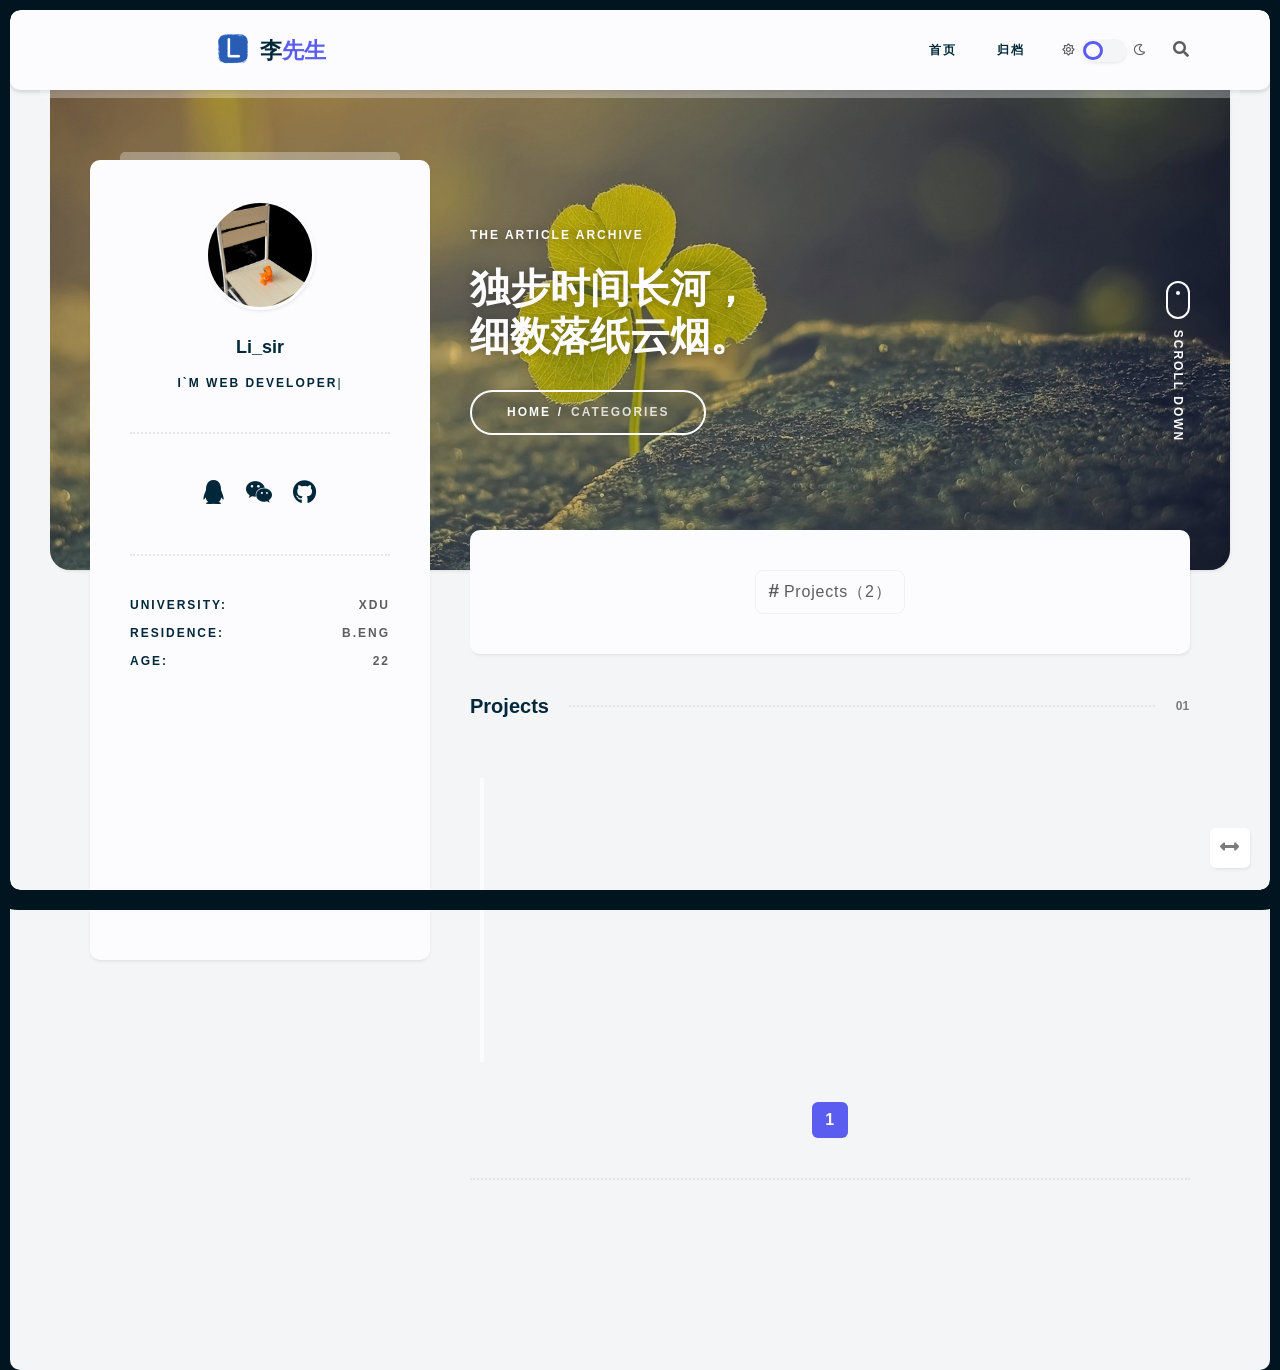
<file: categories/Projects/index.html>
<!DOCTYPE html>
<html lang="zh-Hans">

<head>
  <meta http-equiv="content-type" content="text/html; charset=utf-8">
<meta name="x5-fullscreen" content="true">
<meta name="full-screen" content="yes">
<meta name="theme-color" content="#317EFB" />
<meta content="width=device-width, initial-scale=1.0, maximum-scale=5.0, user-scalable=0" name="viewport">
<meta name="description" content="这是一个 Hexo 主题">
<meta property="og:type" content="website">
<meta property="og:title" content="Hexo-theme-async">
<meta property="og:url" content="https://hexo-theme-async.imalun.com/categories/Projects/index.html">
<meta property="og:site_name" content="Hexo-theme-async">
<meta property="og:description" content="这是一个 Hexo 主题">
<meta property="og:locale">
<meta property="article:author" content="Li-sir">
<meta name="twitter:card" content="summary">


<title >Hexo-theme-async</title>

<!-- Favicon -->

    <link href='/img/favicon_L.png?v=0.0.0' rel='icon' type='image/png' sizes='16x16' ></link>


    <link href='/img/favicon_L.png?v=0.0.0' rel='icon' type='image/png' sizes='32x32' ></link>




<!-- Plugin -->




    
<link rel="stylesheet" href="/css/plugins/bootstrap.row.css">

    
<link rel="stylesheet" href="https://npm.elemecdn.com/@fancyapps/ui@4.0/dist/fancybox.css">

    
    




<!-- Icon -->

    
<link rel="stylesheet" href="/css/plugins/font-awesome.min.css">




<!-- Variable -->
<script>window.ASYNC_CONFIG = {"hostname":"hexo-theme-async.imalun.com","author":"Li-sir","root":"/","typed_text":["Web Developer"],"theme_version":"0.0.0","theme":{"switch":true,"default":"style-light"},"favicon":{"logo":"/img/favicon_L.png","icon16":"/img/favicon_L.png","icon32":"/img/favicon_L.png","apple_touch_icon":null,"webmanifest":null,"visibilitychange":true,"hidden":"/failure.ico","show_text":"(/≧▽≦/)咦！又好了！","hide_text":"(●—●)喔哟，崩溃啦！"},"i18n":{"placeholder":"搜索文章...","empty":"找不到您查询的内容: ${query}","hits":"找到 ${hits} 条结果","hits_time":"找到 ${hits} 条结果（用时 ${time} 毫秒）","author":"本文作者：","copyright_link":"本文链接：","copyright_license_title":"版权声明：","copyright_license_content":"本博客所有文章除特别声明外，均默认采用 undefined 许可协议。","copy_success":"复制成功","copy_failure":"复制失败","open_read_mode":"进入阅读模式","exit_read_mode":"退出阅读模式","notice_outdate_message":"距离上次更新已经 undefined 天了, 文章内容可能已经过时。","sticky":"置顶","just":"刚刚","min":"分钟前","hour":"小时前","day":"天前","month":"个月前"},"swup":true,"plugin":{"flickr_justified_gallery":"https://npm.elemecdn.com/flickr-justified-gallery@latest/dist/fjGallery.min.js"},"icons":{"sun":"far fa-sun","moon":"far fa-moon","play":"fas fa-play","email":"far fa-envelope","next":"fas fa-arrow-right","calendar":"far fa-calendar-alt","clock":"far fa-clock","user":"far fa-user","back_top":"fas fa-arrow-up","close":"fas fa-times","search":"fas fa-search","reward":"fas fa-hand-holding-usd","toc_tag":"fas fa-th-list","read":"fas fa-book-reader","arrows":"fas fa-arrows-alt-h","double_arrows":"fas fa-angle-double-down","copy":"fas fa-copy"},"icontype":"font","highlight":{"plugin":"highlighjs","theme":true,"copy":true,"lang":true,"title":"mac","height_limit":200},"toc":{"post_title":true},"live_time":{"start_time":"","prefix":"博客已萌萌哒运行 undefined 天"},"danmu":{"enable":true,"el":".trm-banner","avatar":false,"delayRange":5000,"speed":80},"covers":["/img/block.jpg","https://img2.wallspic.com/previews/7/6/8/1/7/171867/171867-wu_kong-chao_ji_sai_ya_ren-sai_ya_ren-zamasu-long_zhu-500x.jpg","https://img3.wallspic.com/previews/2/0/1/8/6/168102/168102-yi_shu-ka_tong-mian_bu_biao_qing-kuai_le_de-ji_qie-500x.jpg","https://img2.wallspic.com/previews/2/6/4/3/7/173462/173462-qi_fen-zi_se_de-zi_ran_jing_guan-yu_hui-de_ping_xian-500x.jpg","https://img2.wallspic.com/previews/3/3/9/1/3/131933/131933-mo_xing-xiao_jie-huang_se_de-nu_hai-fa_xing-500x.jpg","https://img1.wallspic.com/previews/8/3/4/6/2/126438/126438-wei_lai_zhu_yi-shu_ma_yi_shu-jie_duan-zi_ben_shi-yi_shu-500x.jpg","https://img2.wallspic.com/previews/0/1/5/0/7/170510/170510-guang-azure-zi_se_de-zi_ran_huan_jing-zi_ran_jing_guan-500x.jpg","https://img2.wallspic.com/previews/3/6/9/6/5/156963/156963-yi_shu-qi_fen-yu_hui-shou_shi-ren_men_zai_zi_ran_jie-500x.jpg","https://img1.wallspic.com/previews/0/9/3/5/6/165390/165390-qi_fen-zi_se_de-zi_ran_huan_jing-zi_ran_jing_guan-tian_wen_xue_dui_xiang-500x.jpg","https://img3.wallspic.com/previews/2/8/6/1/7/171682/171682-yi_kuai-xing_zhi-ye_ti-yi_shu-shui_xia-500x.jpg","https://img1.wallspic.com/previews/7/1/9/9/89917/89917-bo_xi_ta_nuo-an_zhuang_de_feng_jing-cheng_shi-suo_lun_tuo-shan_zhan-500x.jpg","https://img1.wallspic.com/previews/6/2/3/5/6/165326/165326-pang_ke2077-pang_ke-qi_fen-xing_zhi-zi_se_de-500x.jpg","https://img2.wallspic.com/previews/8/9/4/5/6/165498/165498-ka_tong-tao-pin_hong_se-zhang_zhang_de_tou_fa-ji_qie-500x.jpg","https://img3.wallspic.com/previews/5/7/4/2/7/172475/172475-yi_shu-tao-tou_fa-ka_tong-500x.jpg","https://img2.wallspic.com/previews/5/0/9/0/70905/70905-hai_yang-ma_er_dai_fu-tian_kong-du_jia_cun-huan_jiao-500x.jpg","https://img3.wallspic.com/previews/4/3/4/8/6/168434/168434-xing_zhi-zi_ran_jing_guan-dan_huang-shui_dao-zhi_bei-500x.jpg","https://img2.wallspic.com/previews/6/5/4/5/6/165456/165456-giy_fu_gang-e_mo_sha_shoukimetsu_no_yaiba-shan_zi_de_yi_shu-zi_se_de-dian_lan_se_de-500x.jpg","https://img1.wallspic.com/previews/5/4/0/4/7/174045/174045-jian_ying-qi_fen-ren_men_zai_zi_ran_jie-tian_wen_xue_dui_xiang-yi_shu-500x.jpg","https://img1.wallspic.com/previews/9/3/1/6/5/156139/156139-feng_jing_hua-yi_shu-shu_ma_yi_shu-qi_fen-sheng_tai_qu-500x.jpg","https://img2.wallspic.com/previews/7/6/4/5/7/175467/175467-wo_de_xue_shu_jie_de_ying_xiong-tao-yi_shu-ka_tong-azure-500x.jpg","https://img1.wallspic.com/previews/3/7/0/0/7/170073/170073-liang_ge_ling-ka_tong-shou_shi-chuang_zao_xing_de_yi_shu-hong_se_de-500x.jpg","https://img1.wallspic.com/previews/1/8/3/6/6/166381/166381-shi_zi-xin_ba-bai_se_shi_zi-hu_xu-mao_ke-500x.jpg","https://img3.wallspic.com/previews/4/2/2/3/7/173224/173224-ri_luo-shui_zi_yuan-qi_fen-yu_hui-zi_se_de-500x.jpg","https://img1.wallspic.com/previews/7/5/7/9/6/169757/169757-ji_bo_li_de_bo_wu_guan-zi_ran_jing_guan-yi_shu-ji_yun-500x.jpg","https://img1.wallspic.com/previews/5/2/0/6/7/176025/176025-qi_fen-tian_wen_xue_dui_xiang-yi_shu-dian_lan_se_de-yuan_quan-500x.jpg","https://img3.wallspic.com/previews/6/5/8/1/4/141856/141856-hen_ku_de-hui_hua-yu_yan_jing_tou-zhai_nan-tu_xing_she_ji-500x.jpg","https://img1.wallspic.com/previews/2/1/6/5/6/165612/165612-kimetsu_no_yaiba-e_mo_sha_shoukimetsu_no_yaiba-tao-tou_fa-wai_tao-500x.jpg","https://img3.wallspic.com/previews/5/1/0/2/4/142015/142015-feng_ge-ka_ka_xi_qi_mu-huo_ying_ren_zhe-tu_xing_she_ji-shi_jue_yi_shu-500x.jpg","https://img1.wallspic.com/previews/8/8/7/8/5/158788/158788-e_mo_sha_shoukimetsu_no_yaiba-shnen_man_hua-tao-ka_tong-azure-500x.jpg"],"search":{"enable":true,"type":"local","href":"https://www.google.com/search?q=site:","domain":null,"preload":true,"trigger":"auto","path":"search.xml"}};</script>
<script id="async-page-config">window.PAGE_CONFIG = {"isPost":false,"isHome":false,"postUpdate":"2026-05-22 14:37:46"};</script>

<!-- Theme mode css -->
<link data-swup-theme rel="stylesheet" href="/css/index.css?v=0.0.0" id="trm-switch-style">
<script>
    let defaultMode = ASYNC_CONFIG.theme.default !=='auto' ?  ASYNC_CONFIG.theme.default : (window.matchMedia("(prefers-color-scheme: light)").matches ? 'style-light' : 'style-dark')
    let catchMode = localStorage.getItem('theme-mode') || defaultMode;
    let type = catchMode === 'style-dark' ? 'add' : 'remove';
    document.documentElement.classList[type]('dark')
</script>

<!-- CDN -->


    
    



<!-- Site Analytics -->

 
<meta name="generator" content="Hexo 6.3.0"></head>

<body>

  <!-- app wrapper -->
  <div class="trm-app-frame">

    <!-- page preloader -->
    <div class="trm-preloader">
    <div class="trm-holder">
        <div class="preloader">
            <div></div>
            <div></div>
            <div></div>
            <div></div>
            <div></div>
            <div></div>
            <div></div>
            <div></div>
            <div></div>
            <div></div>
        </div>
    </div>
</div>
    <!-- page preloader end -->

    <!-- change mode preloader -->
    <div class="trm-mode-swich-animation-frame">
    <div class="trm-mode-swich-animation">
        <i class="i-sun"><i class="iconfont far fa-sun"></i></i>
        <div class="trm-horizon"></div>
        <i class="i-moon"><i class="iconfont far fa-moon"></i></i>
    </div>
</div>
    <!-- change mode preloader end -->

      <!-- scroll container -->
      <div id="trm-dynamic-content" class="trm-swup-animation">
        <div id="trm-scroll-container" class="trm-scroll-container" style="opacity: 0">
            <!-- top bar -->
            <header class="trm-top-bar">
	<div class="container">
		<div class="trm-left-side">
			<!-- logo -->
<a href="/" class="trm-logo-frame trm-anima-link">
    
        <img alt="logo" src="/img/favicon_L.png">
    
    
        <div class="trm-logo-text">
            李<span>先生</span>
        </div>
    
</a>
<!-- logo end -->
		</div>
		<div class="trm-right-side">
			<!-- menu -->
<div class="trm-menu">
    <nav>
        <ul>
            
            <li class="menu-item-has-children ">
                <a  href="/" target="">
                    首页
                </a>
                
            </li>
            
            <li class="menu-item-has-children ">
                <a  href="/archives/" target="">
                    归档
                </a>
                
                <ul>
                    
                    <li>
                        <a  href="/tags/" target="">
                            标签
                        </a>
                    </li>
                    
                    <li>
                        <a  href="/categories/" target="">
                            分类
                        </a>
                    </li>
                    
                </ul>
                
            </li>
            
        </ul>
    </nav>
</div>
<!-- menu end -->
			
    <!-- mode switcher place -->
    <div class="trm-mode-switcher-place">
        <div class="trm-mode-switcher">
            <i class="iconfont far fa-sun"></i>
            <input class="tgl tgl-light" id="trm-swich" type="checkbox">
            <label class="trm-swich" for="trm-swich"></label>
            <i class="iconfont far fa-moon"></i>
        </div>
    </div>
    <!-- mode switcher place end -->

			
    
    <div id="trm-search-btn" class="trm-search-btn">
        <i class="iconfont fas fa-search"></i>
    </div>
     

		</div>
		<div class="trm-menu-btn">
			<span></span>
		</div>
	</div>
</header>
            <!-- top bar end -->

            <!-- body -->
            

<div class="trm-content-start">
    <!-- banner -->
    <div class="trm-banner">
    
    <!-- banner cover -->
    <img style="object-position:top;object-fit:cover;" alt="banner" class="trm-banner-cover" src="/img/background.jpg">
    <!-- banner cover end -->
    

    <!-- banner content -->
    <div class="trm-banner-content trm-overlay">
        <div class="container">
            <div class="row">
                
                <div class="col-lg-4"></div>
                
                <div class="col-lg-8">

                    <!-- banner title -->
                    <div class="trm-banner-text ">
                        <div class="trm-label trm-mb-20">
                            The article archive
                        </div>
                        <h1 class="trm-mb-30 trm-hsmb-font">
                            独步时间长河，<br>细数落纸云烟。
                        </h1>

                        
                            <ul class="trm-breadcrumbs trm-label">
                                <li>
                                    <a href="/" class="trm-anima-link">Home</a>
                                </li>
                                <li>
                                    <span>
                                        categories
                                    </span>
                                </li>
                            </ul>
                        
                    </div>
                    <!-- banner title end -->

                    <!-- scroll hint -->
                    <span id="scroll-triger" class="trm-scroll-hint-frame">
                        <div class="trm-scroll-hint"></div>
                        <span class="trm-label">Scroll down</span>
                    </span>
                    <!-- scroll hint end -->

                </div>
            </div>
        </div>
    </div>
    <!-- banner content end -->
</div>
    <!-- banner end -->
    <div class="container">
        <div class="row">
            
                <div class="trm-page-sidebar col-lg-4 hidden-sm">
                    <!-- main card -->
                    <div class="trm-main-card-frame trm-sidebar">
    <div class="trm-main-card"> 
        <!-- card header -->
<div class="trm-mc-header">
    <div class="trm-avatar-frame trm-mb-20">
        <img alt="Avatar" class="trm-avatar" src="/img/lxd.png">
    </div>
    <h5 class="trm-name trm-mb-15">
        Li_sir
    </h5>
    
        <div class="trm-label">
            I`m
            <span class="trm-typed-text">
                <!-- Words for theme.user.typedText -->
            </span>
        </div>
    
</div>
<!-- card header end -->
        <!-- sidebar social -->

<div class="trm-divider trm-mb-40 trm-mt-40"></div>
<div class="trm-social">
    
        <a href="/img/qq.jpg" title="QQ" rel="nofollow" target="_blank">
            <i class="iconfont fab fa-qq"></i>
        </a>
    
        <a href="/img/wechat.jpg" title="WeChat" rel="nofollow" target="_blank">
            <i class="iconfont fab fa-weixin"></i>
        </a>
    
        <a href="https://github.com/Lii-sir" title="Github" rel="nofollow" target="_blank">
            <i class="iconfont fab fa-github"></i>
        </a>
    
</div>

<!-- sidebar social end -->
        <!-- info -->
<div class="trm-divider trm-mb-40 trm-mt-40"></div>
<ul class="trm-table trm-mb-20">
    
        <li>
            <div class="trm-label">
                university:
            </div>
            <div class="trm-label trm-label-light">
                xdu
            </div>
        </li>
    
        <li>
            <div class="trm-label">
                residence:
            </div>
            <div class="trm-label trm-label-light">
                B.Eng
            </div>
        </li>
    
        <li>
            <div class="trm-label">
                age:
            </div>
            <div class="trm-label trm-label-light">
                22
            </div>
        </li>
    
</ul>
<!-- info end -->

        
    </div>
</div>
                    <!-- main card end -->
                </div>
            
            <div class="trm-page-content col-lg-8">
                <div id="trm-content" class="trm-content">
                    <div class="row">
    <div class="col-lg-12">
        <div class="trm-card">
            <div style="padding: 0 20px;">
                
                    <ul class="trm-tag-list"><li class="trm-tag-list-item "><a class="category-list-link" href="/categories/Projects/">Projects</a><span class="category-list-count">（2）</span></li></ul>
                
            </div>
        </div>
    </div>
</div>

<!-- history -->

<div class="row">
    <div class="col-lg-12">
        <!-- title -->
        <h5 class="trm-title-with-divider">
            
                Projects
            
            <span data-number="01"></span>
        </h5>
    </div>
    <div class="col-lg-12">
        <!-- timeline -->
        <div class="trm-timeline">
            
            <div class="trm-timeline-item trm-scroll-animation">
                <div class="trm-timeline-mark-light"></div>
                <div class="trm-timeline-mark"></div>
                <div class="trm-timeline-content more">
                    
                        <div class="trm-card-header">
                            <div class="trm-left-side">
                                <h6>
                                    <a href="/2026/05/22/eye-guide/" class="trm-anima-link">
                                        Eye-Guide
                                    </a>
                                </h6>
                                <div class="trm-text-sm trm-accent-color trm-mt-15">
                                    <ul class="trm-card-data trm-label ">
                                        <li class="trm-accent-color">05/22</li>
                                        <li class="trm-accent-color">14:06</li>
                                        
                                    </ul>
                                </div>
                            </div>
                        </div>
                        
                    
                </div>
            </div>
            
            <div class="trm-timeline-item trm-scroll-animation">
                <div class="trm-timeline-mark-light"></div>
                <div class="trm-timeline-mark"></div>
                <div class="trm-timeline-content more">
                    
                        <div class="trm-card-header">
                            <div class="trm-left-side">
                                <h6>
                                    <a href="/2026/05/22/desc2cite/" class="trm-anima-link">
                                        Desc2Cite
                                    </a>
                                </h6>
                                <div class="trm-text-sm trm-accent-color trm-mt-15">
                                    <ul class="trm-card-data trm-label ">
                                        <li class="trm-accent-color">05/22</li>
                                        <li class="trm-accent-color">14:05</li>
                                        
                                    </ul>
                                </div>
                            </div>
                        </div>
                        
                    
                </div>
            </div>
            
        </div>
        <!-- timeline end -->
    </div>
</div>

<!-- history end -->


    <div class="trm-pagination">
        <span class="page-number current">1</span>
    </div>





                    <div class="trm-divider footer-divider"></div>

                    <!-- footer -->
                    <footer class="trm-footer-card trm-scroll-animation">

    

    

      

     

     
</footer>
                    <!-- footer end -->

                </div>
            </div>
        </div>
    </div>
</div>
            <!-- body end -->

            

            
<div class="trm-fixed-container">
    
    
    
        <div class="trm-fixed-btn hidden-md" data-title="单栏和双栏切换" onclick="asyncFun.switchSingleColumn()">
            <i class="iconfont fas fa-arrows-alt-h"></i>
        </div>
    
    <div id="trm-back-top" class="trm-fixed-btn" data-title="回到顶部">
        <i class="iconfont fas fa-arrow-up"></i>
    </div>
</div>
        </div>
      </div>
      <!-- scroll container end -->
  </div>
  <!-- app wrapper end -->

  
    <div class="trm-search-popup">
        <div class="trm-search-wrapper">
            <div class="form trm-search-form">
                <div class="trm-search-input-icon">
                    <i class="iconfont fas fa-search"></i>
                </div>
                <input class="trm-search-input" type="text" placeholder="搜索文章...">
                <div class="trm-search-btn-close">
                    <i class="iconfont fas fa-times"></i>
                </div>
            </div>
            <div class="trm-search-result-container">
                <div class="trm-search-empty">
                    请输入关键词进行搜索
                </div>
            </div>
            <div class="trm-search-footer">
                <div class="trm-search-stats"></div>
                <ul class="trm-search-commands">
                    <li>
                        <kbd class="command-palette-commands-key">
                            <svg width="15" height="15" aria-label="Escape key" role="img">
                                <g fill="none" stroke="currentColor" stroke-linecap="round" stroke-linejoin="round"
                                    stroke-width="1.2">
                                    <path
                                        d="M13.6167 8.936c-.1065.3583-.6883.962-1.4875.962-.7993 0-1.653-.9165-1.653-2.1258v-.5678c0-1.2548.7896-2.1016 1.653-2.1016.8634 0 1.3601.4778 1.4875 1.0724M9 6c-.1352-.4735-.7506-.9219-1.46-.8972-.7092.0246-1.344.57-1.344 1.2166s.4198.8812 1.3445.9805C8.465 7.3992 8.968 7.9337 9 8.5c.032.5663-.454 1.398-1.4595 1.398C6.6593 9.898 6 9 5.963 8.4851m-1.4748.5368c-.2635.5941-.8099.876-1.5443.876s-1.7073-.6248-1.7073-2.204v-.4603c0-1.0416.721-2.131 1.7073-2.131.9864 0 1.6425 1.031 1.5443 2.2492h-2.956">
                                    </path>
                                </g>
                            </svg>
                        </kbd>
                        <span class="command-palette-Label">to close</span>
                    </li>
                </ul>
            </div>
        </div>
    </div>

  <!-- Plugin -->




    
<script src="https://npm.elemecdn.com/swup@2.0.19/dist/swup.min.js"></script>

    
<script src="https://npm.elemecdn.com/@fancyapps/ui@4.0/dist/fancybox.umd.js"></script>

    

    
        <script src="/js/plugins/typing.js?v=0.0.0"></script>
    

    
        
<script src="https://npm.elemecdn.com/hexo-generator-searchdb@1.4.0/dist/search.js"></script>

        <script src="/js/plugins/local_search.js?v=0.0.0"></script>
    

    <!-- 数学公式 -->
    

    <!-- 评论插件 -->
    

		
			<script src="/js/plugins/danmu.js?v=0.0.0"></script>
		




    <!-- Service Worker -->
    
    <!-- baidu push -->
    
    <script data-swup-reload-script>
        (function () {
            var bp = document.createElement('script');
            var curProtocol = window.location.protocol.split(':')[0];
            if (curProtocol === 'https') {
                bp.src = 'https://zz.bdstatic.com/linksubmit/push.js';
            }
            else {
                bp.src = 'http://push.zhanzhang.baidu.com/push.js';
            }
            var s = document.getElementsByTagName("script")[0];
            s.parentNode.insertBefore(bp, s);
        })();
    </script>



<script id="async-script" src="/js/main.js?v=0.0.0"></script>

<!-- CDN -->


    
<script src="/demo.js"></script>


    

    



</body>

</html>
</file>
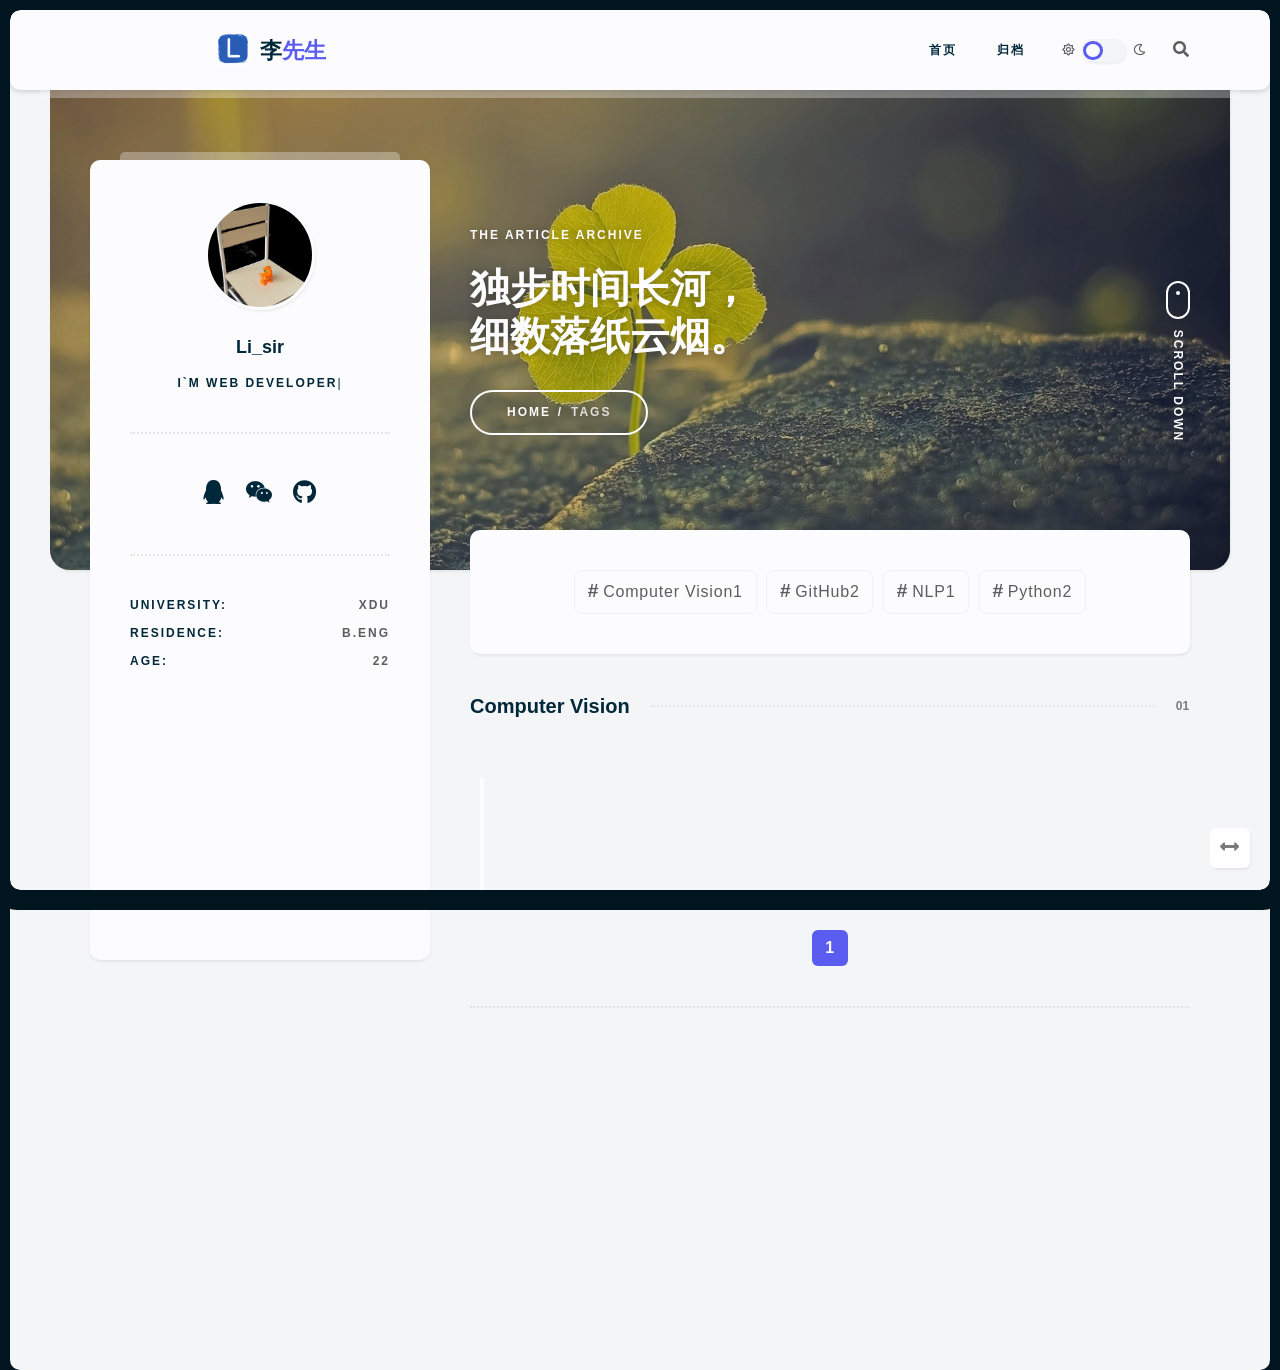
<file: tags/Computer-Vision/index.html>
<!DOCTYPE html>
<html lang="zh-Hans">

<head>
  <meta http-equiv="content-type" content="text/html; charset=utf-8">
<meta name="x5-fullscreen" content="true">
<meta name="full-screen" content="yes">
<meta name="theme-color" content="#317EFB" />
<meta content="width=device-width, initial-scale=1.0, maximum-scale=5.0, user-scalable=0" name="viewport">
<meta name="description" content="这是一个 Hexo 主题">
<meta property="og:type" content="website">
<meta property="og:title" content="Hexo-theme-async">
<meta property="og:url" content="https://hexo-theme-async.imalun.com/tags/Computer-Vision/index.html">
<meta property="og:site_name" content="Hexo-theme-async">
<meta property="og:description" content="这是一个 Hexo 主题">
<meta property="og:locale">
<meta property="article:author" content="Li-sir">
<meta name="twitter:card" content="summary">


<title >Hexo-theme-async</title>

<!-- Favicon -->

    <link href='/img/favicon_L.png?v=0.0.0' rel='icon' type='image/png' sizes='16x16' ></link>


    <link href='/img/favicon_L.png?v=0.0.0' rel='icon' type='image/png' sizes='32x32' ></link>




<!-- Plugin -->




    
<link rel="stylesheet" href="/css/plugins/bootstrap.row.css">

    
<link rel="stylesheet" href="https://npm.elemecdn.com/@fancyapps/ui@4.0/dist/fancybox.css">

    
    




<!-- Icon -->

    
<link rel="stylesheet" href="/css/plugins/font-awesome.min.css">




<!-- Variable -->
<script>window.ASYNC_CONFIG = {"hostname":"hexo-theme-async.imalun.com","author":"Li-sir","root":"/","typed_text":["Web Developer"],"theme_version":"0.0.0","theme":{"switch":true,"default":"style-light"},"favicon":{"logo":"/img/favicon_L.png","icon16":"/img/favicon_L.png","icon32":"/img/favicon_L.png","apple_touch_icon":null,"webmanifest":null,"visibilitychange":true,"hidden":"/failure.ico","show_text":"(/≧▽≦/)咦！又好了！","hide_text":"(●—●)喔哟，崩溃啦！"},"i18n":{"placeholder":"搜索文章...","empty":"找不到您查询的内容: ${query}","hits":"找到 ${hits} 条结果","hits_time":"找到 ${hits} 条结果（用时 ${time} 毫秒）","author":"本文作者：","copyright_link":"本文链接：","copyright_license_title":"版权声明：","copyright_license_content":"本博客所有文章除特别声明外，均默认采用 undefined 许可协议。","copy_success":"复制成功","copy_failure":"复制失败","open_read_mode":"进入阅读模式","exit_read_mode":"退出阅读模式","notice_outdate_message":"距离上次更新已经 undefined 天了, 文章内容可能已经过时。","sticky":"置顶","just":"刚刚","min":"分钟前","hour":"小时前","day":"天前","month":"个月前"},"swup":true,"plugin":{"flickr_justified_gallery":"https://npm.elemecdn.com/flickr-justified-gallery@latest/dist/fjGallery.min.js"},"icons":{"sun":"far fa-sun","moon":"far fa-moon","play":"fas fa-play","email":"far fa-envelope","next":"fas fa-arrow-right","calendar":"far fa-calendar-alt","clock":"far fa-clock","user":"far fa-user","back_top":"fas fa-arrow-up","close":"fas fa-times","search":"fas fa-search","reward":"fas fa-hand-holding-usd","toc_tag":"fas fa-th-list","read":"fas fa-book-reader","arrows":"fas fa-arrows-alt-h","double_arrows":"fas fa-angle-double-down","copy":"fas fa-copy"},"icontype":"font","highlight":{"plugin":"highlighjs","theme":true,"copy":true,"lang":true,"title":"mac","height_limit":200},"toc":{"post_title":true},"live_time":{"start_time":"","prefix":"博客已萌萌哒运行 undefined 天"},"danmu":{"enable":true,"el":".trm-banner","avatar":false,"delayRange":5000,"speed":80},"covers":["/img/block.jpg","https://img2.wallspic.com/previews/7/6/8/1/7/171867/171867-wu_kong-chao_ji_sai_ya_ren-sai_ya_ren-zamasu-long_zhu-500x.jpg","https://img3.wallspic.com/previews/2/0/1/8/6/168102/168102-yi_shu-ka_tong-mian_bu_biao_qing-kuai_le_de-ji_qie-500x.jpg","https://img2.wallspic.com/previews/2/6/4/3/7/173462/173462-qi_fen-zi_se_de-zi_ran_jing_guan-yu_hui-de_ping_xian-500x.jpg","https://img2.wallspic.com/previews/3/3/9/1/3/131933/131933-mo_xing-xiao_jie-huang_se_de-nu_hai-fa_xing-500x.jpg","https://img1.wallspic.com/previews/8/3/4/6/2/126438/126438-wei_lai_zhu_yi-shu_ma_yi_shu-jie_duan-zi_ben_shi-yi_shu-500x.jpg","https://img2.wallspic.com/previews/0/1/5/0/7/170510/170510-guang-azure-zi_se_de-zi_ran_huan_jing-zi_ran_jing_guan-500x.jpg","https://img2.wallspic.com/previews/3/6/9/6/5/156963/156963-yi_shu-qi_fen-yu_hui-shou_shi-ren_men_zai_zi_ran_jie-500x.jpg","https://img1.wallspic.com/previews/0/9/3/5/6/165390/165390-qi_fen-zi_se_de-zi_ran_huan_jing-zi_ran_jing_guan-tian_wen_xue_dui_xiang-500x.jpg","https://img3.wallspic.com/previews/2/8/6/1/7/171682/171682-yi_kuai-xing_zhi-ye_ti-yi_shu-shui_xia-500x.jpg","https://img1.wallspic.com/previews/7/1/9/9/89917/89917-bo_xi_ta_nuo-an_zhuang_de_feng_jing-cheng_shi-suo_lun_tuo-shan_zhan-500x.jpg","https://img1.wallspic.com/previews/6/2/3/5/6/165326/165326-pang_ke2077-pang_ke-qi_fen-xing_zhi-zi_se_de-500x.jpg","https://img2.wallspic.com/previews/8/9/4/5/6/165498/165498-ka_tong-tao-pin_hong_se-zhang_zhang_de_tou_fa-ji_qie-500x.jpg","https://img3.wallspic.com/previews/5/7/4/2/7/172475/172475-yi_shu-tao-tou_fa-ka_tong-500x.jpg","https://img2.wallspic.com/previews/5/0/9/0/70905/70905-hai_yang-ma_er_dai_fu-tian_kong-du_jia_cun-huan_jiao-500x.jpg","https://img3.wallspic.com/previews/4/3/4/8/6/168434/168434-xing_zhi-zi_ran_jing_guan-dan_huang-shui_dao-zhi_bei-500x.jpg","https://img2.wallspic.com/previews/6/5/4/5/6/165456/165456-giy_fu_gang-e_mo_sha_shoukimetsu_no_yaiba-shan_zi_de_yi_shu-zi_se_de-dian_lan_se_de-500x.jpg","https://img1.wallspic.com/previews/5/4/0/4/7/174045/174045-jian_ying-qi_fen-ren_men_zai_zi_ran_jie-tian_wen_xue_dui_xiang-yi_shu-500x.jpg","https://img1.wallspic.com/previews/9/3/1/6/5/156139/156139-feng_jing_hua-yi_shu-shu_ma_yi_shu-qi_fen-sheng_tai_qu-500x.jpg","https://img2.wallspic.com/previews/7/6/4/5/7/175467/175467-wo_de_xue_shu_jie_de_ying_xiong-tao-yi_shu-ka_tong-azure-500x.jpg","https://img1.wallspic.com/previews/3/7/0/0/7/170073/170073-liang_ge_ling-ka_tong-shou_shi-chuang_zao_xing_de_yi_shu-hong_se_de-500x.jpg","https://img1.wallspic.com/previews/1/8/3/6/6/166381/166381-shi_zi-xin_ba-bai_se_shi_zi-hu_xu-mao_ke-500x.jpg","https://img3.wallspic.com/previews/4/2/2/3/7/173224/173224-ri_luo-shui_zi_yuan-qi_fen-yu_hui-zi_se_de-500x.jpg","https://img1.wallspic.com/previews/7/5/7/9/6/169757/169757-ji_bo_li_de_bo_wu_guan-zi_ran_jing_guan-yi_shu-ji_yun-500x.jpg","https://img1.wallspic.com/previews/5/2/0/6/7/176025/176025-qi_fen-tian_wen_xue_dui_xiang-yi_shu-dian_lan_se_de-yuan_quan-500x.jpg","https://img3.wallspic.com/previews/6/5/8/1/4/141856/141856-hen_ku_de-hui_hua-yu_yan_jing_tou-zhai_nan-tu_xing_she_ji-500x.jpg","https://img1.wallspic.com/previews/2/1/6/5/6/165612/165612-kimetsu_no_yaiba-e_mo_sha_shoukimetsu_no_yaiba-tao-tou_fa-wai_tao-500x.jpg","https://img3.wallspic.com/previews/5/1/0/2/4/142015/142015-feng_ge-ka_ka_xi_qi_mu-huo_ying_ren_zhe-tu_xing_she_ji-shi_jue_yi_shu-500x.jpg","https://img1.wallspic.com/previews/8/8/7/8/5/158788/158788-e_mo_sha_shoukimetsu_no_yaiba-shnen_man_hua-tao-ka_tong-azure-500x.jpg"],"search":{"enable":true,"type":"local","href":"https://www.google.com/search?q=site:","domain":null,"preload":true,"trigger":"auto","path":"search.xml"}};</script>
<script id="async-page-config">window.PAGE_CONFIG = {"isPost":false,"isHome":false,"postUpdate":"2026-05-22 14:37:46"};</script>

<!-- Theme mode css -->
<link data-swup-theme rel="stylesheet" href="/css/index.css?v=0.0.0" id="trm-switch-style">
<script>
    let defaultMode = ASYNC_CONFIG.theme.default !=='auto' ?  ASYNC_CONFIG.theme.default : (window.matchMedia("(prefers-color-scheme: light)").matches ? 'style-light' : 'style-dark')
    let catchMode = localStorage.getItem('theme-mode') || defaultMode;
    let type = catchMode === 'style-dark' ? 'add' : 'remove';
    document.documentElement.classList[type]('dark')
</script>

<!-- CDN -->


    
    



<!-- Site Analytics -->

 
<meta name="generator" content="Hexo 6.3.0"></head>

<body>

  <!-- app wrapper -->
  <div class="trm-app-frame">

    <!-- page preloader -->
    <div class="trm-preloader">
    <div class="trm-holder">
        <div class="preloader">
            <div></div>
            <div></div>
            <div></div>
            <div></div>
            <div></div>
            <div></div>
            <div></div>
            <div></div>
            <div></div>
            <div></div>
        </div>
    </div>
</div>
    <!-- page preloader end -->

    <!-- change mode preloader -->
    <div class="trm-mode-swich-animation-frame">
    <div class="trm-mode-swich-animation">
        <i class="i-sun"><i class="iconfont far fa-sun"></i></i>
        <div class="trm-horizon"></div>
        <i class="i-moon"><i class="iconfont far fa-moon"></i></i>
    </div>
</div>
    <!-- change mode preloader end -->

      <!-- scroll container -->
      <div id="trm-dynamic-content" class="trm-swup-animation">
        <div id="trm-scroll-container" class="trm-scroll-container" style="opacity: 0">
            <!-- top bar -->
            <header class="trm-top-bar">
	<div class="container">
		<div class="trm-left-side">
			<!-- logo -->
<a href="/" class="trm-logo-frame trm-anima-link">
    
        <img alt="logo" src="/img/favicon_L.png">
    
    
        <div class="trm-logo-text">
            李<span>先生</span>
        </div>
    
</a>
<!-- logo end -->
		</div>
		<div class="trm-right-side">
			<!-- menu -->
<div class="trm-menu">
    <nav>
        <ul>
            
            <li class="menu-item-has-children ">
                <a  href="/" target="">
                    首页
                </a>
                
            </li>
            
            <li class="menu-item-has-children ">
                <a  href="/archives/" target="">
                    归档
                </a>
                
                <ul>
                    
                    <li>
                        <a  href="/tags/" target="">
                            标签
                        </a>
                    </li>
                    
                    <li>
                        <a  href="/categories/" target="">
                            分类
                        </a>
                    </li>
                    
                </ul>
                
            </li>
            
        </ul>
    </nav>
</div>
<!-- menu end -->
			
    <!-- mode switcher place -->
    <div class="trm-mode-switcher-place">
        <div class="trm-mode-switcher">
            <i class="iconfont far fa-sun"></i>
            <input class="tgl tgl-light" id="trm-swich" type="checkbox">
            <label class="trm-swich" for="trm-swich"></label>
            <i class="iconfont far fa-moon"></i>
        </div>
    </div>
    <!-- mode switcher place end -->

			
    
    <div id="trm-search-btn" class="trm-search-btn">
        <i class="iconfont fas fa-search"></i>
    </div>
     

		</div>
		<div class="trm-menu-btn">
			<span></span>
		</div>
	</div>
</header>
            <!-- top bar end -->

            <!-- body -->
            

<div class="trm-content-start">
    <!-- banner -->
    <div class="trm-banner">
    
    <!-- banner cover -->
    <img style="object-position:top;object-fit:cover;" alt="banner" class="trm-banner-cover" src="/img/background.jpg">
    <!-- banner cover end -->
    

    <!-- banner content -->
    <div class="trm-banner-content trm-overlay">
        <div class="container">
            <div class="row">
                
                <div class="col-lg-4"></div>
                
                <div class="col-lg-8">

                    <!-- banner title -->
                    <div class="trm-banner-text ">
                        <div class="trm-label trm-mb-20">
                            The article archive
                        </div>
                        <h1 class="trm-mb-30 trm-hsmb-font">
                            独步时间长河，<br>细数落纸云烟。
                        </h1>

                        
                            <ul class="trm-breadcrumbs trm-label">
                                <li>
                                    <a href="/" class="trm-anima-link">Home</a>
                                </li>
                                <li>
                                    <span>
                                        tags
                                    </span>
                                </li>
                            </ul>
                        
                    </div>
                    <!-- banner title end -->

                    <!-- scroll hint -->
                    <span id="scroll-triger" class="trm-scroll-hint-frame">
                        <div class="trm-scroll-hint"></div>
                        <span class="trm-label">Scroll down</span>
                    </span>
                    <!-- scroll hint end -->

                </div>
            </div>
        </div>
    </div>
    <!-- banner content end -->
</div>
    <!-- banner end -->
    <div class="container">
        <div class="row">
            
                <div class="trm-page-sidebar col-lg-4 hidden-sm">
                    <!-- main card -->
                    <div class="trm-main-card-frame trm-sidebar">
    <div class="trm-main-card"> 
        <!-- card header -->
<div class="trm-mc-header">
    <div class="trm-avatar-frame trm-mb-20">
        <img alt="Avatar" class="trm-avatar" src="/img/lxd.png">
    </div>
    <h5 class="trm-name trm-mb-15">
        Li_sir
    </h5>
    
        <div class="trm-label">
            I`m
            <span class="trm-typed-text">
                <!-- Words for theme.user.typedText -->
            </span>
        </div>
    
</div>
<!-- card header end -->
        <!-- sidebar social -->

<div class="trm-divider trm-mb-40 trm-mt-40"></div>
<div class="trm-social">
    
        <a href="/img/qq.jpg" title="QQ" rel="nofollow" target="_blank">
            <i class="iconfont fab fa-qq"></i>
        </a>
    
        <a href="/img/wechat.jpg" title="WeChat" rel="nofollow" target="_blank">
            <i class="iconfont fab fa-weixin"></i>
        </a>
    
        <a href="https://github.com/Lii-sir" title="Github" rel="nofollow" target="_blank">
            <i class="iconfont fab fa-github"></i>
        </a>
    
</div>

<!-- sidebar social end -->
        <!-- info -->
<div class="trm-divider trm-mb-40 trm-mt-40"></div>
<ul class="trm-table trm-mb-20">
    
        <li>
            <div class="trm-label">
                university:
            </div>
            <div class="trm-label trm-label-light">
                xdu
            </div>
        </li>
    
        <li>
            <div class="trm-label">
                residence:
            </div>
            <div class="trm-label trm-label-light">
                B.Eng
            </div>
        </li>
    
        <li>
            <div class="trm-label">
                age:
            </div>
            <div class="trm-label trm-label-light">
                22
            </div>
        </li>
    
</ul>
<!-- info end -->

        
    </div>
</div>
                    <!-- main card end -->
                </div>
            
            <div class="trm-page-content col-lg-8">
                <div id="trm-content" class="trm-content">
                    <div class="row">
    <div class="col-lg-12">
        <div class="trm-card">
            <div style="padding: 0 20px;">
                
                    <ul class="trm-tag-list" itemprop="keywords"><li class="trm-tag-list-item"><a class="tag-list-link" href="/tags/Computer-Vision/" rel="tag">Computer Vision</a><span class="tag-list-count">1</span></li><li class="trm-tag-list-item"><a class="tag-list-link" href="/tags/GitHub/" rel="tag">GitHub</a><span class="tag-list-count">2</span></li><li class="trm-tag-list-item"><a class="tag-list-link" href="/tags/NLP/" rel="tag">NLP</a><span class="tag-list-count">1</span></li><li class="trm-tag-list-item"><a class="tag-list-link" href="/tags/Python/" rel="tag">Python</a><span class="tag-list-count">2</span></li></ul>
                
            </div>
        </div>
    </div>
</div>

<!-- history -->

<div class="row">
    <div class="col-lg-12">
        <!-- title -->
        <h5 class="trm-title-with-divider">
            
                Computer Vision
            
            <span data-number="01"></span>
        </h5>
    </div>
    <div class="col-lg-12">
        <!-- timeline -->
        <div class="trm-timeline">
            
            <div class="trm-timeline-item trm-scroll-animation">
                <div class="trm-timeline-mark-light"></div>
                <div class="trm-timeline-mark"></div>
                <div class="trm-timeline-content more">
                    
                        <div class="trm-card-header">
                            <div class="trm-left-side">
                                <h6>
                                    <a href="/2026/05/22/eye-guide/" class="trm-anima-link">
                                        Eye-Guide
                                    </a>
                                </h6>
                                <div class="trm-text-sm trm-accent-color trm-mt-15">
                                    <ul class="trm-card-data trm-label ">
                                        <li class="trm-accent-color">05/22</li>
                                        <li class="trm-accent-color">14:06</li>
                                        
                                    </ul>
                                </div>
                            </div>
                        </div>
                        
                    
                </div>
            </div>
            
        </div>
        <!-- timeline end -->
    </div>
</div>

<!-- history end -->


    <div class="trm-pagination">
        <span class="page-number current">1</span>
    </div>





                    <div class="trm-divider footer-divider"></div>

                    <!-- footer -->
                    <footer class="trm-footer-card trm-scroll-animation">

    

    

      

     

     
</footer>
                    <!-- footer end -->

                </div>
            </div>
        </div>
    </div>
</div>
            <!-- body end -->

            

            
<div class="trm-fixed-container">
    
    
    
        <div class="trm-fixed-btn hidden-md" data-title="单栏和双栏切换" onclick="asyncFun.switchSingleColumn()">
            <i class="iconfont fas fa-arrows-alt-h"></i>
        </div>
    
    <div id="trm-back-top" class="trm-fixed-btn" data-title="回到顶部">
        <i class="iconfont fas fa-arrow-up"></i>
    </div>
</div>
        </div>
      </div>
      <!-- scroll container end -->
  </div>
  <!-- app wrapper end -->

  
    <div class="trm-search-popup">
        <div class="trm-search-wrapper">
            <div class="form trm-search-form">
                <div class="trm-search-input-icon">
                    <i class="iconfont fas fa-search"></i>
                </div>
                <input class="trm-search-input" type="text" placeholder="搜索文章...">
                <div class="trm-search-btn-close">
                    <i class="iconfont fas fa-times"></i>
                </div>
            </div>
            <div class="trm-search-result-container">
                <div class="trm-search-empty">
                    请输入关键词进行搜索
                </div>
            </div>
            <div class="trm-search-footer">
                <div class="trm-search-stats"></div>
                <ul class="trm-search-commands">
                    <li>
                        <kbd class="command-palette-commands-key">
                            <svg width="15" height="15" aria-label="Escape key" role="img">
                                <g fill="none" stroke="currentColor" stroke-linecap="round" stroke-linejoin="round"
                                    stroke-width="1.2">
                                    <path
                                        d="M13.6167 8.936c-.1065.3583-.6883.962-1.4875.962-.7993 0-1.653-.9165-1.653-2.1258v-.5678c0-1.2548.7896-2.1016 1.653-2.1016.8634 0 1.3601.4778 1.4875 1.0724M9 6c-.1352-.4735-.7506-.9219-1.46-.8972-.7092.0246-1.344.57-1.344 1.2166s.4198.8812 1.3445.9805C8.465 7.3992 8.968 7.9337 9 8.5c.032.5663-.454 1.398-1.4595 1.398C6.6593 9.898 6 9 5.963 8.4851m-1.4748.5368c-.2635.5941-.8099.876-1.5443.876s-1.7073-.6248-1.7073-2.204v-.4603c0-1.0416.721-2.131 1.7073-2.131.9864 0 1.6425 1.031 1.5443 2.2492h-2.956">
                                    </path>
                                </g>
                            </svg>
                        </kbd>
                        <span class="command-palette-Label">to close</span>
                    </li>
                </ul>
            </div>
        </div>
    </div>

  <!-- Plugin -->




    
<script src="https://npm.elemecdn.com/swup@2.0.19/dist/swup.min.js"></script>

    
<script src="https://npm.elemecdn.com/@fancyapps/ui@4.0/dist/fancybox.umd.js"></script>

    

    
        <script src="/js/plugins/typing.js?v=0.0.0"></script>
    

    
        
<script src="https://npm.elemecdn.com/hexo-generator-searchdb@1.4.0/dist/search.js"></script>

        <script src="/js/plugins/local_search.js?v=0.0.0"></script>
    

    <!-- 数学公式 -->
    

    <!-- 评论插件 -->
    

		
			<script src="/js/plugins/danmu.js?v=0.0.0"></script>
		




    <!-- Service Worker -->
    
    <!-- baidu push -->
    
    <script data-swup-reload-script>
        (function () {
            var bp = document.createElement('script');
            var curProtocol = window.location.protocol.split(':')[0];
            if (curProtocol === 'https') {
                bp.src = 'https://zz.bdstatic.com/linksubmit/push.js';
            }
            else {
                bp.src = 'http://push.zhanzhang.baidu.com/push.js';
            }
            var s = document.getElementsByTagName("script")[0];
            s.parentNode.insertBefore(bp, s);
        })();
    </script>



<script id="async-script" src="/js/main.js?v=0.0.0"></script>

<!-- CDN -->


    
<script src="/demo.js"></script>


    

    



</body>

</html>
</file>
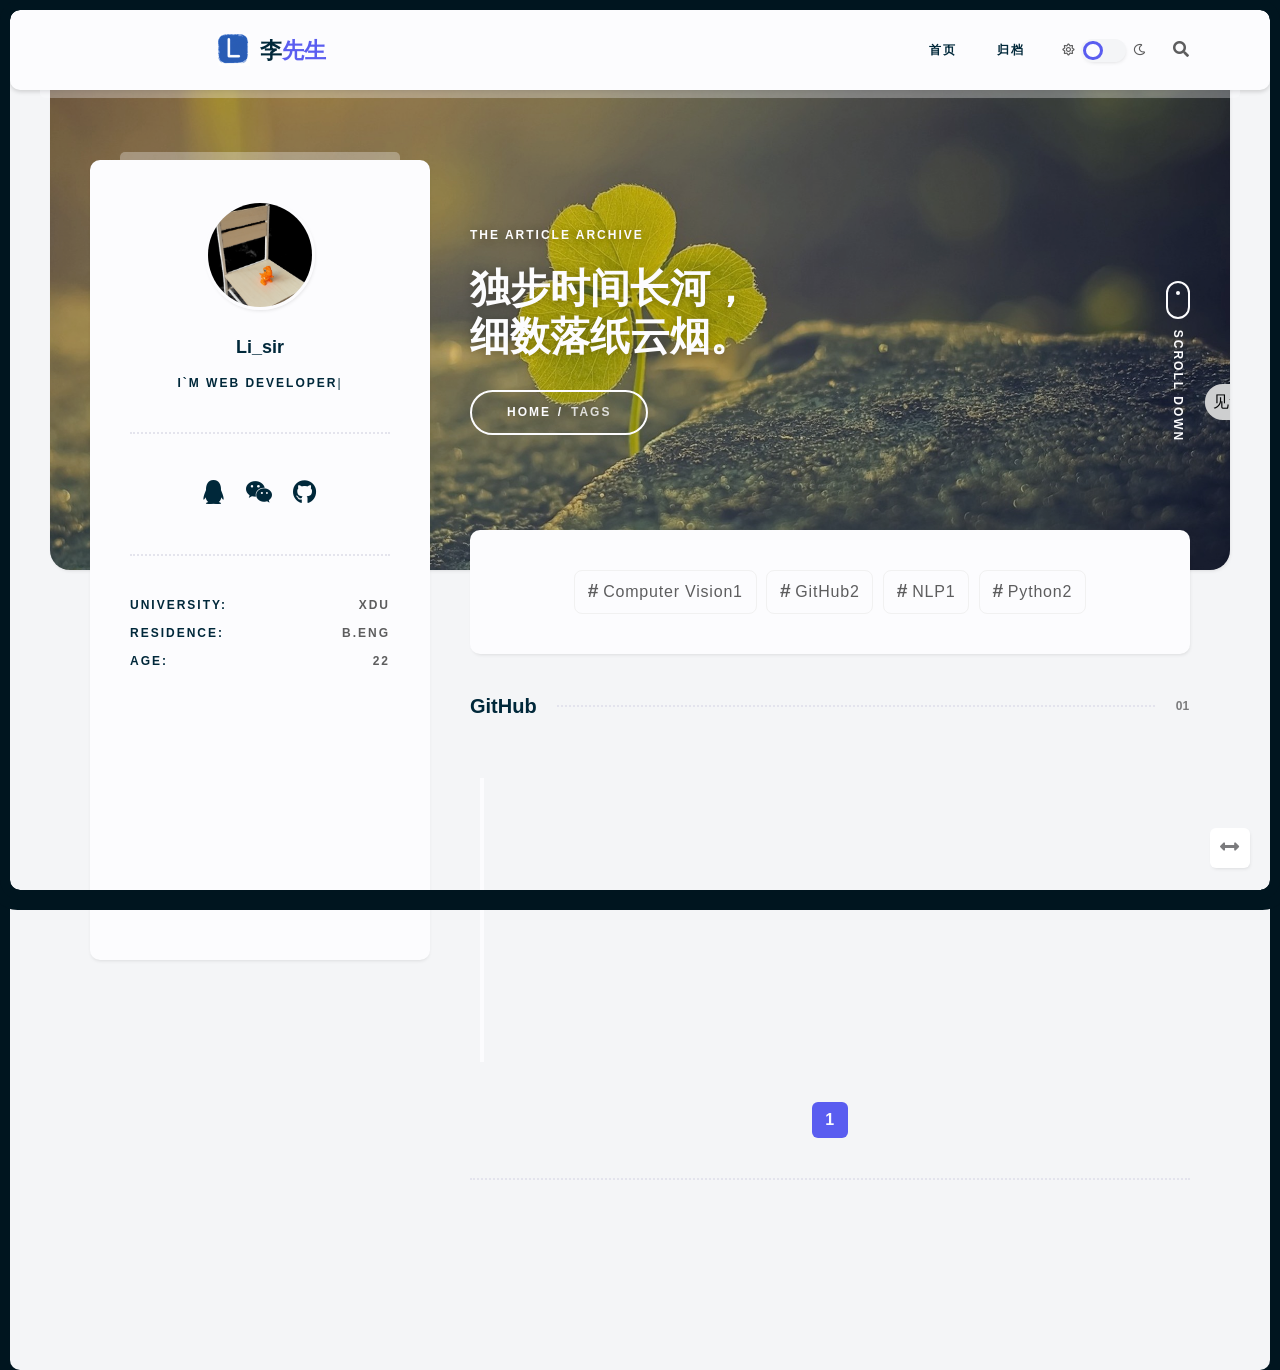
<file: tags/GitHub/index.html>
<!DOCTYPE html>
<html lang="zh-Hans">

<head>
  <meta http-equiv="content-type" content="text/html; charset=utf-8">
<meta name="x5-fullscreen" content="true">
<meta name="full-screen" content="yes">
<meta name="theme-color" content="#317EFB" />
<meta content="width=device-width, initial-scale=1.0, maximum-scale=5.0, user-scalable=0" name="viewport">
<meta name="description" content="这是一个 Hexo 主题">
<meta property="og:type" content="website">
<meta property="og:title" content="Hexo-theme-async">
<meta property="og:url" content="https://hexo-theme-async.imalun.com/tags/GitHub/index.html">
<meta property="og:site_name" content="Hexo-theme-async">
<meta property="og:description" content="这是一个 Hexo 主题">
<meta property="og:locale">
<meta property="article:author" content="Li-sir">
<meta name="twitter:card" content="summary">


<title >Hexo-theme-async</title>

<!-- Favicon -->

    <link href='/img/favicon_L.png?v=0.0.0' rel='icon' type='image/png' sizes='16x16' ></link>


    <link href='/img/favicon_L.png?v=0.0.0' rel='icon' type='image/png' sizes='32x32' ></link>




<!-- Plugin -->




    
<link rel="stylesheet" href="/css/plugins/bootstrap.row.css">

    
<link rel="stylesheet" href="https://npm.elemecdn.com/@fancyapps/ui@4.0/dist/fancybox.css">

    
    




<!-- Icon -->

    
<link rel="stylesheet" href="/css/plugins/font-awesome.min.css">




<!-- Variable -->
<script>window.ASYNC_CONFIG = {"hostname":"hexo-theme-async.imalun.com","author":"Li-sir","root":"/","typed_text":["Web Developer"],"theme_version":"0.0.0","theme":{"switch":true,"default":"style-light"},"favicon":{"logo":"/img/favicon_L.png","icon16":"/img/favicon_L.png","icon32":"/img/favicon_L.png","apple_touch_icon":null,"webmanifest":null,"visibilitychange":true,"hidden":"/failure.ico","show_text":"(/≧▽≦/)咦！又好了！","hide_text":"(●—●)喔哟，崩溃啦！"},"i18n":{"placeholder":"搜索文章...","empty":"找不到您查询的内容: ${query}","hits":"找到 ${hits} 条结果","hits_time":"找到 ${hits} 条结果（用时 ${time} 毫秒）","author":"本文作者：","copyright_link":"本文链接：","copyright_license_title":"版权声明：","copyright_license_content":"本博客所有文章除特别声明外，均默认采用 undefined 许可协议。","copy_success":"复制成功","copy_failure":"复制失败","open_read_mode":"进入阅读模式","exit_read_mode":"退出阅读模式","notice_outdate_message":"距离上次更新已经 undefined 天了, 文章内容可能已经过时。","sticky":"置顶","just":"刚刚","min":"分钟前","hour":"小时前","day":"天前","month":"个月前"},"swup":true,"plugin":{"flickr_justified_gallery":"https://npm.elemecdn.com/flickr-justified-gallery@latest/dist/fjGallery.min.js"},"icons":{"sun":"far fa-sun","moon":"far fa-moon","play":"fas fa-play","email":"far fa-envelope","next":"fas fa-arrow-right","calendar":"far fa-calendar-alt","clock":"far fa-clock","user":"far fa-user","back_top":"fas fa-arrow-up","close":"fas fa-times","search":"fas fa-search","reward":"fas fa-hand-holding-usd","toc_tag":"fas fa-th-list","read":"fas fa-book-reader","arrows":"fas fa-arrows-alt-h","double_arrows":"fas fa-angle-double-down","copy":"fas fa-copy"},"icontype":"font","highlight":{"plugin":"highlighjs","theme":true,"copy":true,"lang":true,"title":"mac","height_limit":200},"toc":{"post_title":true},"live_time":{"start_time":"","prefix":"博客已萌萌哒运行 undefined 天"},"danmu":{"enable":true,"el":".trm-banner","avatar":false,"delayRange":5000,"speed":80},"covers":["/img/block.jpg","https://img2.wallspic.com/previews/7/6/8/1/7/171867/171867-wu_kong-chao_ji_sai_ya_ren-sai_ya_ren-zamasu-long_zhu-500x.jpg","https://img3.wallspic.com/previews/2/0/1/8/6/168102/168102-yi_shu-ka_tong-mian_bu_biao_qing-kuai_le_de-ji_qie-500x.jpg","https://img2.wallspic.com/previews/2/6/4/3/7/173462/173462-qi_fen-zi_se_de-zi_ran_jing_guan-yu_hui-de_ping_xian-500x.jpg","https://img2.wallspic.com/previews/3/3/9/1/3/131933/131933-mo_xing-xiao_jie-huang_se_de-nu_hai-fa_xing-500x.jpg","https://img1.wallspic.com/previews/8/3/4/6/2/126438/126438-wei_lai_zhu_yi-shu_ma_yi_shu-jie_duan-zi_ben_shi-yi_shu-500x.jpg","https://img2.wallspic.com/previews/0/1/5/0/7/170510/170510-guang-azure-zi_se_de-zi_ran_huan_jing-zi_ran_jing_guan-500x.jpg","https://img2.wallspic.com/previews/3/6/9/6/5/156963/156963-yi_shu-qi_fen-yu_hui-shou_shi-ren_men_zai_zi_ran_jie-500x.jpg","https://img1.wallspic.com/previews/0/9/3/5/6/165390/165390-qi_fen-zi_se_de-zi_ran_huan_jing-zi_ran_jing_guan-tian_wen_xue_dui_xiang-500x.jpg","https://img3.wallspic.com/previews/2/8/6/1/7/171682/171682-yi_kuai-xing_zhi-ye_ti-yi_shu-shui_xia-500x.jpg","https://img1.wallspic.com/previews/7/1/9/9/89917/89917-bo_xi_ta_nuo-an_zhuang_de_feng_jing-cheng_shi-suo_lun_tuo-shan_zhan-500x.jpg","https://img1.wallspic.com/previews/6/2/3/5/6/165326/165326-pang_ke2077-pang_ke-qi_fen-xing_zhi-zi_se_de-500x.jpg","https://img2.wallspic.com/previews/8/9/4/5/6/165498/165498-ka_tong-tao-pin_hong_se-zhang_zhang_de_tou_fa-ji_qie-500x.jpg","https://img3.wallspic.com/previews/5/7/4/2/7/172475/172475-yi_shu-tao-tou_fa-ka_tong-500x.jpg","https://img2.wallspic.com/previews/5/0/9/0/70905/70905-hai_yang-ma_er_dai_fu-tian_kong-du_jia_cun-huan_jiao-500x.jpg","https://img3.wallspic.com/previews/4/3/4/8/6/168434/168434-xing_zhi-zi_ran_jing_guan-dan_huang-shui_dao-zhi_bei-500x.jpg","https://img2.wallspic.com/previews/6/5/4/5/6/165456/165456-giy_fu_gang-e_mo_sha_shoukimetsu_no_yaiba-shan_zi_de_yi_shu-zi_se_de-dian_lan_se_de-500x.jpg","https://img1.wallspic.com/previews/5/4/0/4/7/174045/174045-jian_ying-qi_fen-ren_men_zai_zi_ran_jie-tian_wen_xue_dui_xiang-yi_shu-500x.jpg","https://img1.wallspic.com/previews/9/3/1/6/5/156139/156139-feng_jing_hua-yi_shu-shu_ma_yi_shu-qi_fen-sheng_tai_qu-500x.jpg","https://img2.wallspic.com/previews/7/6/4/5/7/175467/175467-wo_de_xue_shu_jie_de_ying_xiong-tao-yi_shu-ka_tong-azure-500x.jpg","https://img1.wallspic.com/previews/3/7/0/0/7/170073/170073-liang_ge_ling-ka_tong-shou_shi-chuang_zao_xing_de_yi_shu-hong_se_de-500x.jpg","https://img1.wallspic.com/previews/1/8/3/6/6/166381/166381-shi_zi-xin_ba-bai_se_shi_zi-hu_xu-mao_ke-500x.jpg","https://img3.wallspic.com/previews/4/2/2/3/7/173224/173224-ri_luo-shui_zi_yuan-qi_fen-yu_hui-zi_se_de-500x.jpg","https://img1.wallspic.com/previews/7/5/7/9/6/169757/169757-ji_bo_li_de_bo_wu_guan-zi_ran_jing_guan-yi_shu-ji_yun-500x.jpg","https://img1.wallspic.com/previews/5/2/0/6/7/176025/176025-qi_fen-tian_wen_xue_dui_xiang-yi_shu-dian_lan_se_de-yuan_quan-500x.jpg","https://img3.wallspic.com/previews/6/5/8/1/4/141856/141856-hen_ku_de-hui_hua-yu_yan_jing_tou-zhai_nan-tu_xing_she_ji-500x.jpg","https://img1.wallspic.com/previews/2/1/6/5/6/165612/165612-kimetsu_no_yaiba-e_mo_sha_shoukimetsu_no_yaiba-tao-tou_fa-wai_tao-500x.jpg","https://img3.wallspic.com/previews/5/1/0/2/4/142015/142015-feng_ge-ka_ka_xi_qi_mu-huo_ying_ren_zhe-tu_xing_she_ji-shi_jue_yi_shu-500x.jpg","https://img1.wallspic.com/previews/8/8/7/8/5/158788/158788-e_mo_sha_shoukimetsu_no_yaiba-shnen_man_hua-tao-ka_tong-azure-500x.jpg"],"search":{"enable":true,"type":"local","href":"https://www.google.com/search?q=site:","domain":null,"preload":true,"trigger":"auto","path":"search.xml"}};</script>
<script id="async-page-config">window.PAGE_CONFIG = {"isPost":false,"isHome":false,"postUpdate":"2026-05-22 14:37:46"};</script>

<!-- Theme mode css -->
<link data-swup-theme rel="stylesheet" href="/css/index.css?v=0.0.0" id="trm-switch-style">
<script>
    let defaultMode = ASYNC_CONFIG.theme.default !=='auto' ?  ASYNC_CONFIG.theme.default : (window.matchMedia("(prefers-color-scheme: light)").matches ? 'style-light' : 'style-dark')
    let catchMode = localStorage.getItem('theme-mode') || defaultMode;
    let type = catchMode === 'style-dark' ? 'add' : 'remove';
    document.documentElement.classList[type]('dark')
</script>

<!-- CDN -->


    
    



<!-- Site Analytics -->

 
<meta name="generator" content="Hexo 6.3.0"></head>

<body>

  <!-- app wrapper -->
  <div class="trm-app-frame">

    <!-- page preloader -->
    <div class="trm-preloader">
    <div class="trm-holder">
        <div class="preloader">
            <div></div>
            <div></div>
            <div></div>
            <div></div>
            <div></div>
            <div></div>
            <div></div>
            <div></div>
            <div></div>
            <div></div>
        </div>
    </div>
</div>
    <!-- page preloader end -->

    <!-- change mode preloader -->
    <div class="trm-mode-swich-animation-frame">
    <div class="trm-mode-swich-animation">
        <i class="i-sun"><i class="iconfont far fa-sun"></i></i>
        <div class="trm-horizon"></div>
        <i class="i-moon"><i class="iconfont far fa-moon"></i></i>
    </div>
</div>
    <!-- change mode preloader end -->

      <!-- scroll container -->
      <div id="trm-dynamic-content" class="trm-swup-animation">
        <div id="trm-scroll-container" class="trm-scroll-container" style="opacity: 0">
            <!-- top bar -->
            <header class="trm-top-bar">
	<div class="container">
		<div class="trm-left-side">
			<!-- logo -->
<a href="/" class="trm-logo-frame trm-anima-link">
    
        <img alt="logo" src="/img/favicon_L.png">
    
    
        <div class="trm-logo-text">
            李<span>先生</span>
        </div>
    
</a>
<!-- logo end -->
		</div>
		<div class="trm-right-side">
			<!-- menu -->
<div class="trm-menu">
    <nav>
        <ul>
            
            <li class="menu-item-has-children ">
                <a  href="/" target="">
                    首页
                </a>
                
            </li>
            
            <li class="menu-item-has-children ">
                <a  href="/archives/" target="">
                    归档
                </a>
                
                <ul>
                    
                    <li>
                        <a  href="/tags/" target="">
                            标签
                        </a>
                    </li>
                    
                    <li>
                        <a  href="/categories/" target="">
                            分类
                        </a>
                    </li>
                    
                </ul>
                
            </li>
            
        </ul>
    </nav>
</div>
<!-- menu end -->
			
    <!-- mode switcher place -->
    <div class="trm-mode-switcher-place">
        <div class="trm-mode-switcher">
            <i class="iconfont far fa-sun"></i>
            <input class="tgl tgl-light" id="trm-swich" type="checkbox">
            <label class="trm-swich" for="trm-swich"></label>
            <i class="iconfont far fa-moon"></i>
        </div>
    </div>
    <!-- mode switcher place end -->

			
    
    <div id="trm-search-btn" class="trm-search-btn">
        <i class="iconfont fas fa-search"></i>
    </div>
     

		</div>
		<div class="trm-menu-btn">
			<span></span>
		</div>
	</div>
</header>
            <!-- top bar end -->

            <!-- body -->
            

<div class="trm-content-start">
    <!-- banner -->
    <div class="trm-banner">
    
    <!-- banner cover -->
    <img style="object-position:top;object-fit:cover;" alt="banner" class="trm-banner-cover" src="/img/background.jpg">
    <!-- banner cover end -->
    

    <!-- banner content -->
    <div class="trm-banner-content trm-overlay">
        <div class="container">
            <div class="row">
                
                <div class="col-lg-4"></div>
                
                <div class="col-lg-8">

                    <!-- banner title -->
                    <div class="trm-banner-text ">
                        <div class="trm-label trm-mb-20">
                            The article archive
                        </div>
                        <h1 class="trm-mb-30 trm-hsmb-font">
                            独步时间长河，<br>细数落纸云烟。
                        </h1>

                        
                            <ul class="trm-breadcrumbs trm-label">
                                <li>
                                    <a href="/" class="trm-anima-link">Home</a>
                                </li>
                                <li>
                                    <span>
                                        tags
                                    </span>
                                </li>
                            </ul>
                        
                    </div>
                    <!-- banner title end -->

                    <!-- scroll hint -->
                    <span id="scroll-triger" class="trm-scroll-hint-frame">
                        <div class="trm-scroll-hint"></div>
                        <span class="trm-label">Scroll down</span>
                    </span>
                    <!-- scroll hint end -->

                </div>
            </div>
        </div>
    </div>
    <!-- banner content end -->
</div>
    <!-- banner end -->
    <div class="container">
        <div class="row">
            
                <div class="trm-page-sidebar col-lg-4 hidden-sm">
                    <!-- main card -->
                    <div class="trm-main-card-frame trm-sidebar">
    <div class="trm-main-card"> 
        <!-- card header -->
<div class="trm-mc-header">
    <div class="trm-avatar-frame trm-mb-20">
        <img alt="Avatar" class="trm-avatar" src="/img/lxd.png">
    </div>
    <h5 class="trm-name trm-mb-15">
        Li_sir
    </h5>
    
        <div class="trm-label">
            I`m
            <span class="trm-typed-text">
                <!-- Words for theme.user.typedText -->
            </span>
        </div>
    
</div>
<!-- card header end -->
        <!-- sidebar social -->

<div class="trm-divider trm-mb-40 trm-mt-40"></div>
<div class="trm-social">
    
        <a href="/img/qq.jpg" title="QQ" rel="nofollow" target="_blank">
            <i class="iconfont fab fa-qq"></i>
        </a>
    
        <a href="/img/wechat.jpg" title="WeChat" rel="nofollow" target="_blank">
            <i class="iconfont fab fa-weixin"></i>
        </a>
    
        <a href="https://github.com/Lii-sir" title="Github" rel="nofollow" target="_blank">
            <i class="iconfont fab fa-github"></i>
        </a>
    
</div>

<!-- sidebar social end -->
        <!-- info -->
<div class="trm-divider trm-mb-40 trm-mt-40"></div>
<ul class="trm-table trm-mb-20">
    
        <li>
            <div class="trm-label">
                university:
            </div>
            <div class="trm-label trm-label-light">
                xdu
            </div>
        </li>
    
        <li>
            <div class="trm-label">
                residence:
            </div>
            <div class="trm-label trm-label-light">
                B.Eng
            </div>
        </li>
    
        <li>
            <div class="trm-label">
                age:
            </div>
            <div class="trm-label trm-label-light">
                22
            </div>
        </li>
    
</ul>
<!-- info end -->

        
    </div>
</div>
                    <!-- main card end -->
                </div>
            
            <div class="trm-page-content col-lg-8">
                <div id="trm-content" class="trm-content">
                    <div class="row">
    <div class="col-lg-12">
        <div class="trm-card">
            <div style="padding: 0 20px;">
                
                    <ul class="trm-tag-list" itemprop="keywords"><li class="trm-tag-list-item"><a class="tag-list-link" href="/tags/Computer-Vision/" rel="tag">Computer Vision</a><span class="tag-list-count">1</span></li><li class="trm-tag-list-item"><a class="tag-list-link" href="/tags/GitHub/" rel="tag">GitHub</a><span class="tag-list-count">2</span></li><li class="trm-tag-list-item"><a class="tag-list-link" href="/tags/NLP/" rel="tag">NLP</a><span class="tag-list-count">1</span></li><li class="trm-tag-list-item"><a class="tag-list-link" href="/tags/Python/" rel="tag">Python</a><span class="tag-list-count">2</span></li></ul>
                
            </div>
        </div>
    </div>
</div>

<!-- history -->

<div class="row">
    <div class="col-lg-12">
        <!-- title -->
        <h5 class="trm-title-with-divider">
            
                GitHub
            
            <span data-number="01"></span>
        </h5>
    </div>
    <div class="col-lg-12">
        <!-- timeline -->
        <div class="trm-timeline">
            
            <div class="trm-timeline-item trm-scroll-animation">
                <div class="trm-timeline-mark-light"></div>
                <div class="trm-timeline-mark"></div>
                <div class="trm-timeline-content more">
                    
                        <div class="trm-card-header">
                            <div class="trm-left-side">
                                <h6>
                                    <a href="/2026/05/22/eye-guide/" class="trm-anima-link">
                                        Eye-Guide
                                    </a>
                                </h6>
                                <div class="trm-text-sm trm-accent-color trm-mt-15">
                                    <ul class="trm-card-data trm-label ">
                                        <li class="trm-accent-color">05/22</li>
                                        <li class="trm-accent-color">14:06</li>
                                        
                                    </ul>
                                </div>
                            </div>
                        </div>
                        
                    
                </div>
            </div>
            
            <div class="trm-timeline-item trm-scroll-animation">
                <div class="trm-timeline-mark-light"></div>
                <div class="trm-timeline-mark"></div>
                <div class="trm-timeline-content more">
                    
                        <div class="trm-card-header">
                            <div class="trm-left-side">
                                <h6>
                                    <a href="/2026/05/22/desc2cite/" class="trm-anima-link">
                                        Desc2Cite
                                    </a>
                                </h6>
                                <div class="trm-text-sm trm-accent-color trm-mt-15">
                                    <ul class="trm-card-data trm-label ">
                                        <li class="trm-accent-color">05/22</li>
                                        <li class="trm-accent-color">14:05</li>
                                        
                                    </ul>
                                </div>
                            </div>
                        </div>
                        
                    
                </div>
            </div>
            
        </div>
        <!-- timeline end -->
    </div>
</div>

<!-- history end -->


    <div class="trm-pagination">
        <span class="page-number current">1</span>
    </div>





                    <div class="trm-divider footer-divider"></div>

                    <!-- footer -->
                    <footer class="trm-footer-card trm-scroll-animation">

    

    

      

     

     
</footer>
                    <!-- footer end -->

                </div>
            </div>
        </div>
    </div>
</div>
            <!-- body end -->

            

            
<div class="trm-fixed-container">
    
    
    
        <div class="trm-fixed-btn hidden-md" data-title="单栏和双栏切换" onclick="asyncFun.switchSingleColumn()">
            <i class="iconfont fas fa-arrows-alt-h"></i>
        </div>
    
    <div id="trm-back-top" class="trm-fixed-btn" data-title="回到顶部">
        <i class="iconfont fas fa-arrow-up"></i>
    </div>
</div>
        </div>
      </div>
      <!-- scroll container end -->
  </div>
  <!-- app wrapper end -->

  
    <div class="trm-search-popup">
        <div class="trm-search-wrapper">
            <div class="form trm-search-form">
                <div class="trm-search-input-icon">
                    <i class="iconfont fas fa-search"></i>
                </div>
                <input class="trm-search-input" type="text" placeholder="搜索文章...">
                <div class="trm-search-btn-close">
                    <i class="iconfont fas fa-times"></i>
                </div>
            </div>
            <div class="trm-search-result-container">
                <div class="trm-search-empty">
                    请输入关键词进行搜索
                </div>
            </div>
            <div class="trm-search-footer">
                <div class="trm-search-stats"></div>
                <ul class="trm-search-commands">
                    <li>
                        <kbd class="command-palette-commands-key">
                            <svg width="15" height="15" aria-label="Escape key" role="img">
                                <g fill="none" stroke="currentColor" stroke-linecap="round" stroke-linejoin="round"
                                    stroke-width="1.2">
                                    <path
                                        d="M13.6167 8.936c-.1065.3583-.6883.962-1.4875.962-.7993 0-1.653-.9165-1.653-2.1258v-.5678c0-1.2548.7896-2.1016 1.653-2.1016.8634 0 1.3601.4778 1.4875 1.0724M9 6c-.1352-.4735-.7506-.9219-1.46-.8972-.7092.0246-1.344.57-1.344 1.2166s.4198.8812 1.3445.9805C8.465 7.3992 8.968 7.9337 9 8.5c.032.5663-.454 1.398-1.4595 1.398C6.6593 9.898 6 9 5.963 8.4851m-1.4748.5368c-.2635.5941-.8099.876-1.5443.876s-1.7073-.6248-1.7073-2.204v-.4603c0-1.0416.721-2.131 1.7073-2.131.9864 0 1.6425 1.031 1.5443 2.2492h-2.956">
                                    </path>
                                </g>
                            </svg>
                        </kbd>
                        <span class="command-palette-Label">to close</span>
                    </li>
                </ul>
            </div>
        </div>
    </div>

  <!-- Plugin -->




    
<script src="https://npm.elemecdn.com/swup@2.0.19/dist/swup.min.js"></script>

    
<script src="https://npm.elemecdn.com/@fancyapps/ui@4.0/dist/fancybox.umd.js"></script>

    

    
        <script src="/js/plugins/typing.js?v=0.0.0"></script>
    

    
        
<script src="https://npm.elemecdn.com/hexo-generator-searchdb@1.4.0/dist/search.js"></script>

        <script src="/js/plugins/local_search.js?v=0.0.0"></script>
    

    <!-- 数学公式 -->
    

    <!-- 评论插件 -->
    

		
			<script src="/js/plugins/danmu.js?v=0.0.0"></script>
		




    <!-- Service Worker -->
    
    <!-- baidu push -->
    
    <script data-swup-reload-script>
        (function () {
            var bp = document.createElement('script');
            var curProtocol = window.location.protocol.split(':')[0];
            if (curProtocol === 'https') {
                bp.src = 'https://zz.bdstatic.com/linksubmit/push.js';
            }
            else {
                bp.src = 'http://push.zhanzhang.baidu.com/push.js';
            }
            var s = document.getElementsByTagName("script")[0];
            s.parentNode.insertBefore(bp, s);
        })();
    </script>



<script id="async-script" src="/js/main.js?v=0.0.0"></script>

<!-- CDN -->


    
<script src="/demo.js"></script>


    

    



</body>

</html>
</file>
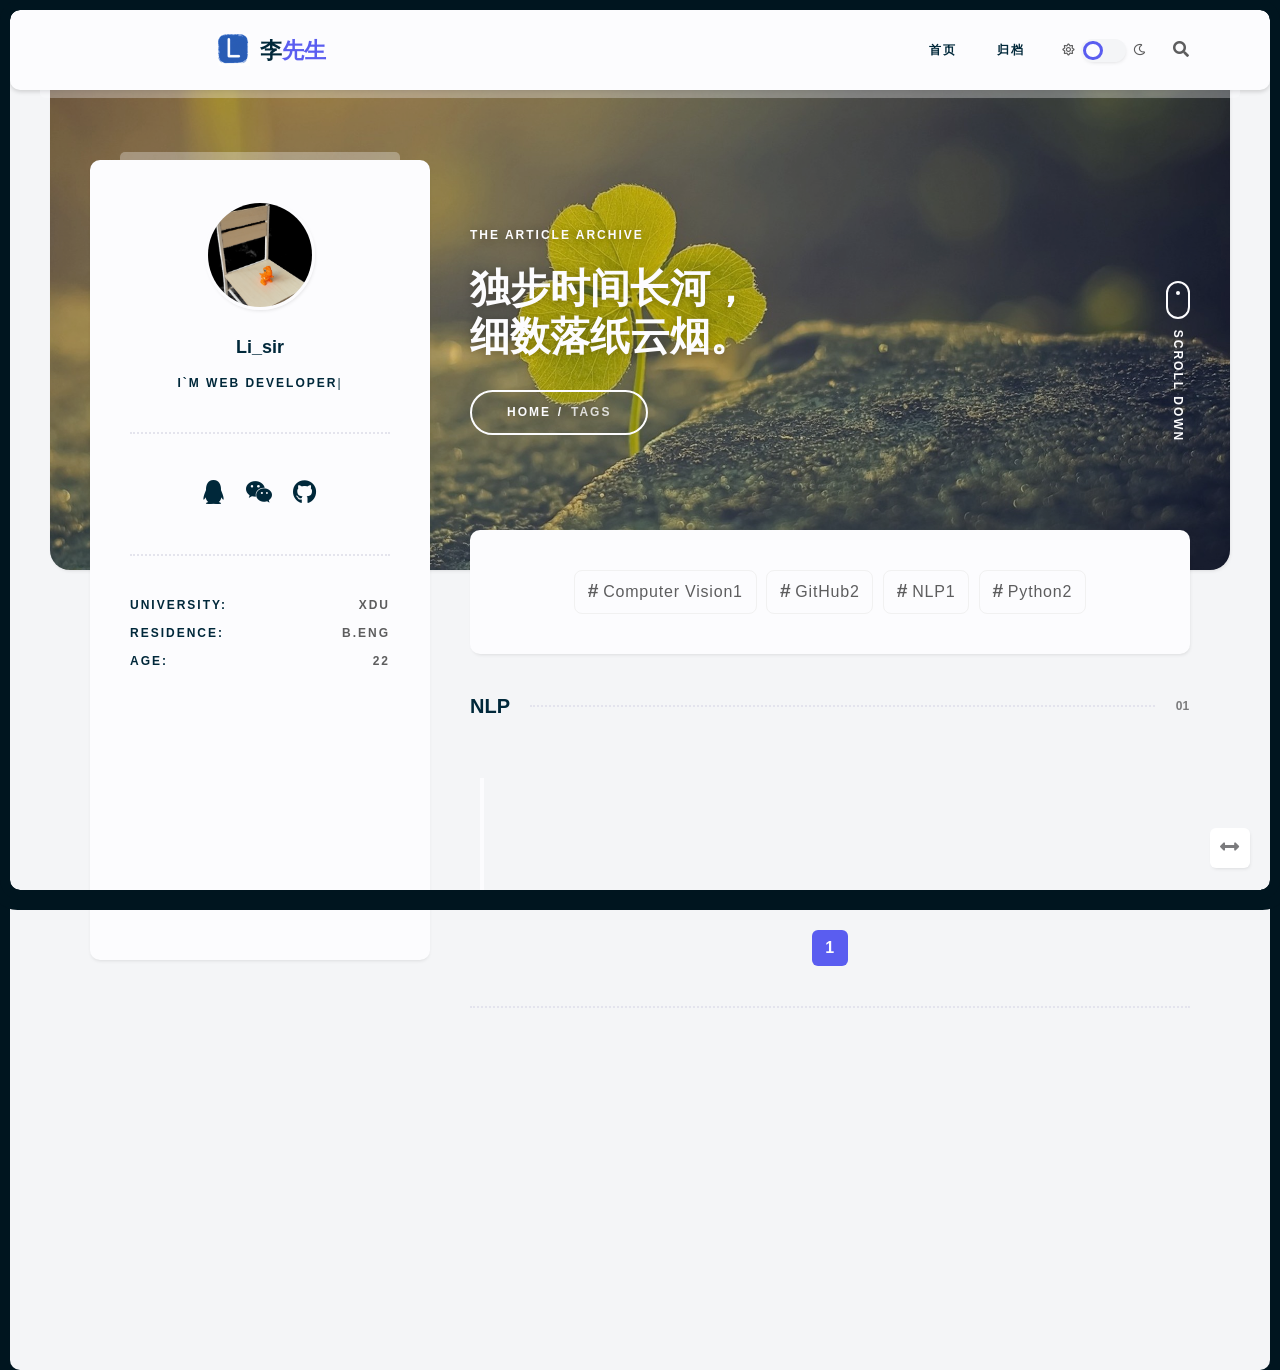
<file: tags/NLP/index.html>
<!DOCTYPE html>
<html lang="zh-Hans">

<head>
  <meta http-equiv="content-type" content="text/html; charset=utf-8">
<meta name="x5-fullscreen" content="true">
<meta name="full-screen" content="yes">
<meta name="theme-color" content="#317EFB" />
<meta content="width=device-width, initial-scale=1.0, maximum-scale=5.0, user-scalable=0" name="viewport">
<meta name="description" content="这是一个 Hexo 主题">
<meta property="og:type" content="website">
<meta property="og:title" content="Hexo-theme-async">
<meta property="og:url" content="https://hexo-theme-async.imalun.com/tags/NLP/index.html">
<meta property="og:site_name" content="Hexo-theme-async">
<meta property="og:description" content="这是一个 Hexo 主题">
<meta property="og:locale">
<meta property="article:author" content="Li-sir">
<meta name="twitter:card" content="summary">


<title >Hexo-theme-async</title>

<!-- Favicon -->

    <link href='/img/favicon_L.png?v=0.0.0' rel='icon' type='image/png' sizes='16x16' ></link>


    <link href='/img/favicon_L.png?v=0.0.0' rel='icon' type='image/png' sizes='32x32' ></link>




<!-- Plugin -->




    
<link rel="stylesheet" href="/css/plugins/bootstrap.row.css">

    
<link rel="stylesheet" href="https://npm.elemecdn.com/@fancyapps/ui@4.0/dist/fancybox.css">

    
    




<!-- Icon -->

    
<link rel="stylesheet" href="/css/plugins/font-awesome.min.css">




<!-- Variable -->
<script>window.ASYNC_CONFIG = {"hostname":"hexo-theme-async.imalun.com","author":"Li-sir","root":"/","typed_text":["Web Developer"],"theme_version":"0.0.0","theme":{"switch":true,"default":"style-light"},"favicon":{"logo":"/img/favicon_L.png","icon16":"/img/favicon_L.png","icon32":"/img/favicon_L.png","apple_touch_icon":null,"webmanifest":null,"visibilitychange":true,"hidden":"/failure.ico","show_text":"(/≧▽≦/)咦！又好了！","hide_text":"(●—●)喔哟，崩溃啦！"},"i18n":{"placeholder":"搜索文章...","empty":"找不到您查询的内容: ${query}","hits":"找到 ${hits} 条结果","hits_time":"找到 ${hits} 条结果（用时 ${time} 毫秒）","author":"本文作者：","copyright_link":"本文链接：","copyright_license_title":"版权声明：","copyright_license_content":"本博客所有文章除特别声明外，均默认采用 undefined 许可协议。","copy_success":"复制成功","copy_failure":"复制失败","open_read_mode":"进入阅读模式","exit_read_mode":"退出阅读模式","notice_outdate_message":"距离上次更新已经 undefined 天了, 文章内容可能已经过时。","sticky":"置顶","just":"刚刚","min":"分钟前","hour":"小时前","day":"天前","month":"个月前"},"swup":true,"plugin":{"flickr_justified_gallery":"https://npm.elemecdn.com/flickr-justified-gallery@latest/dist/fjGallery.min.js"},"icons":{"sun":"far fa-sun","moon":"far fa-moon","play":"fas fa-play","email":"far fa-envelope","next":"fas fa-arrow-right","calendar":"far fa-calendar-alt","clock":"far fa-clock","user":"far fa-user","back_top":"fas fa-arrow-up","close":"fas fa-times","search":"fas fa-search","reward":"fas fa-hand-holding-usd","toc_tag":"fas fa-th-list","read":"fas fa-book-reader","arrows":"fas fa-arrows-alt-h","double_arrows":"fas fa-angle-double-down","copy":"fas fa-copy"},"icontype":"font","highlight":{"plugin":"highlighjs","theme":true,"copy":true,"lang":true,"title":"mac","height_limit":200},"toc":{"post_title":true},"live_time":{"start_time":"","prefix":"博客已萌萌哒运行 undefined 天"},"danmu":{"enable":true,"el":".trm-banner","avatar":false,"delayRange":5000,"speed":80},"covers":["/img/block.jpg","https://img2.wallspic.com/previews/7/6/8/1/7/171867/171867-wu_kong-chao_ji_sai_ya_ren-sai_ya_ren-zamasu-long_zhu-500x.jpg","https://img3.wallspic.com/previews/2/0/1/8/6/168102/168102-yi_shu-ka_tong-mian_bu_biao_qing-kuai_le_de-ji_qie-500x.jpg","https://img2.wallspic.com/previews/2/6/4/3/7/173462/173462-qi_fen-zi_se_de-zi_ran_jing_guan-yu_hui-de_ping_xian-500x.jpg","https://img2.wallspic.com/previews/3/3/9/1/3/131933/131933-mo_xing-xiao_jie-huang_se_de-nu_hai-fa_xing-500x.jpg","https://img1.wallspic.com/previews/8/3/4/6/2/126438/126438-wei_lai_zhu_yi-shu_ma_yi_shu-jie_duan-zi_ben_shi-yi_shu-500x.jpg","https://img2.wallspic.com/previews/0/1/5/0/7/170510/170510-guang-azure-zi_se_de-zi_ran_huan_jing-zi_ran_jing_guan-500x.jpg","https://img2.wallspic.com/previews/3/6/9/6/5/156963/156963-yi_shu-qi_fen-yu_hui-shou_shi-ren_men_zai_zi_ran_jie-500x.jpg","https://img1.wallspic.com/previews/0/9/3/5/6/165390/165390-qi_fen-zi_se_de-zi_ran_huan_jing-zi_ran_jing_guan-tian_wen_xue_dui_xiang-500x.jpg","https://img3.wallspic.com/previews/2/8/6/1/7/171682/171682-yi_kuai-xing_zhi-ye_ti-yi_shu-shui_xia-500x.jpg","https://img1.wallspic.com/previews/7/1/9/9/89917/89917-bo_xi_ta_nuo-an_zhuang_de_feng_jing-cheng_shi-suo_lun_tuo-shan_zhan-500x.jpg","https://img1.wallspic.com/previews/6/2/3/5/6/165326/165326-pang_ke2077-pang_ke-qi_fen-xing_zhi-zi_se_de-500x.jpg","https://img2.wallspic.com/previews/8/9/4/5/6/165498/165498-ka_tong-tao-pin_hong_se-zhang_zhang_de_tou_fa-ji_qie-500x.jpg","https://img3.wallspic.com/previews/5/7/4/2/7/172475/172475-yi_shu-tao-tou_fa-ka_tong-500x.jpg","https://img2.wallspic.com/previews/5/0/9/0/70905/70905-hai_yang-ma_er_dai_fu-tian_kong-du_jia_cun-huan_jiao-500x.jpg","https://img3.wallspic.com/previews/4/3/4/8/6/168434/168434-xing_zhi-zi_ran_jing_guan-dan_huang-shui_dao-zhi_bei-500x.jpg","https://img2.wallspic.com/previews/6/5/4/5/6/165456/165456-giy_fu_gang-e_mo_sha_shoukimetsu_no_yaiba-shan_zi_de_yi_shu-zi_se_de-dian_lan_se_de-500x.jpg","https://img1.wallspic.com/previews/5/4/0/4/7/174045/174045-jian_ying-qi_fen-ren_men_zai_zi_ran_jie-tian_wen_xue_dui_xiang-yi_shu-500x.jpg","https://img1.wallspic.com/previews/9/3/1/6/5/156139/156139-feng_jing_hua-yi_shu-shu_ma_yi_shu-qi_fen-sheng_tai_qu-500x.jpg","https://img2.wallspic.com/previews/7/6/4/5/7/175467/175467-wo_de_xue_shu_jie_de_ying_xiong-tao-yi_shu-ka_tong-azure-500x.jpg","https://img1.wallspic.com/previews/3/7/0/0/7/170073/170073-liang_ge_ling-ka_tong-shou_shi-chuang_zao_xing_de_yi_shu-hong_se_de-500x.jpg","https://img1.wallspic.com/previews/1/8/3/6/6/166381/166381-shi_zi-xin_ba-bai_se_shi_zi-hu_xu-mao_ke-500x.jpg","https://img3.wallspic.com/previews/4/2/2/3/7/173224/173224-ri_luo-shui_zi_yuan-qi_fen-yu_hui-zi_se_de-500x.jpg","https://img1.wallspic.com/previews/7/5/7/9/6/169757/169757-ji_bo_li_de_bo_wu_guan-zi_ran_jing_guan-yi_shu-ji_yun-500x.jpg","https://img1.wallspic.com/previews/5/2/0/6/7/176025/176025-qi_fen-tian_wen_xue_dui_xiang-yi_shu-dian_lan_se_de-yuan_quan-500x.jpg","https://img3.wallspic.com/previews/6/5/8/1/4/141856/141856-hen_ku_de-hui_hua-yu_yan_jing_tou-zhai_nan-tu_xing_she_ji-500x.jpg","https://img1.wallspic.com/previews/2/1/6/5/6/165612/165612-kimetsu_no_yaiba-e_mo_sha_shoukimetsu_no_yaiba-tao-tou_fa-wai_tao-500x.jpg","https://img3.wallspic.com/previews/5/1/0/2/4/142015/142015-feng_ge-ka_ka_xi_qi_mu-huo_ying_ren_zhe-tu_xing_she_ji-shi_jue_yi_shu-500x.jpg","https://img1.wallspic.com/previews/8/8/7/8/5/158788/158788-e_mo_sha_shoukimetsu_no_yaiba-shnen_man_hua-tao-ka_tong-azure-500x.jpg"],"search":{"enable":true,"type":"local","href":"https://www.google.com/search?q=site:","domain":null,"preload":true,"trigger":"auto","path":"search.xml"}};</script>
<script id="async-page-config">window.PAGE_CONFIG = {"isPost":false,"isHome":false,"postUpdate":"2026-05-22 14:37:46"};</script>

<!-- Theme mode css -->
<link data-swup-theme rel="stylesheet" href="/css/index.css?v=0.0.0" id="trm-switch-style">
<script>
    let defaultMode = ASYNC_CONFIG.theme.default !=='auto' ?  ASYNC_CONFIG.theme.default : (window.matchMedia("(prefers-color-scheme: light)").matches ? 'style-light' : 'style-dark')
    let catchMode = localStorage.getItem('theme-mode') || defaultMode;
    let type = catchMode === 'style-dark' ? 'add' : 'remove';
    document.documentElement.classList[type]('dark')
</script>

<!-- CDN -->


    
    



<!-- Site Analytics -->

 
<meta name="generator" content="Hexo 6.3.0"></head>

<body>

  <!-- app wrapper -->
  <div class="trm-app-frame">

    <!-- page preloader -->
    <div class="trm-preloader">
    <div class="trm-holder">
        <div class="preloader">
            <div></div>
            <div></div>
            <div></div>
            <div></div>
            <div></div>
            <div></div>
            <div></div>
            <div></div>
            <div></div>
            <div></div>
        </div>
    </div>
</div>
    <!-- page preloader end -->

    <!-- change mode preloader -->
    <div class="trm-mode-swich-animation-frame">
    <div class="trm-mode-swich-animation">
        <i class="i-sun"><i class="iconfont far fa-sun"></i></i>
        <div class="trm-horizon"></div>
        <i class="i-moon"><i class="iconfont far fa-moon"></i></i>
    </div>
</div>
    <!-- change mode preloader end -->

      <!-- scroll container -->
      <div id="trm-dynamic-content" class="trm-swup-animation">
        <div id="trm-scroll-container" class="trm-scroll-container" style="opacity: 0">
            <!-- top bar -->
            <header class="trm-top-bar">
	<div class="container">
		<div class="trm-left-side">
			<!-- logo -->
<a href="/" class="trm-logo-frame trm-anima-link">
    
        <img alt="logo" src="/img/favicon_L.png">
    
    
        <div class="trm-logo-text">
            李<span>先生</span>
        </div>
    
</a>
<!-- logo end -->
		</div>
		<div class="trm-right-side">
			<!-- menu -->
<div class="trm-menu">
    <nav>
        <ul>
            
            <li class="menu-item-has-children ">
                <a  href="/" target="">
                    首页
                </a>
                
            </li>
            
            <li class="menu-item-has-children ">
                <a  href="/archives/" target="">
                    归档
                </a>
                
                <ul>
                    
                    <li>
                        <a  href="/tags/" target="">
                            标签
                        </a>
                    </li>
                    
                    <li>
                        <a  href="/categories/" target="">
                            分类
                        </a>
                    </li>
                    
                </ul>
                
            </li>
            
        </ul>
    </nav>
</div>
<!-- menu end -->
			
    <!-- mode switcher place -->
    <div class="trm-mode-switcher-place">
        <div class="trm-mode-switcher">
            <i class="iconfont far fa-sun"></i>
            <input class="tgl tgl-light" id="trm-swich" type="checkbox">
            <label class="trm-swich" for="trm-swich"></label>
            <i class="iconfont far fa-moon"></i>
        </div>
    </div>
    <!-- mode switcher place end -->

			
    
    <div id="trm-search-btn" class="trm-search-btn">
        <i class="iconfont fas fa-search"></i>
    </div>
     

		</div>
		<div class="trm-menu-btn">
			<span></span>
		</div>
	</div>
</header>
            <!-- top bar end -->

            <!-- body -->
            

<div class="trm-content-start">
    <!-- banner -->
    <div class="trm-banner">
    
    <!-- banner cover -->
    <img style="object-position:top;object-fit:cover;" alt="banner" class="trm-banner-cover" src="/img/background.jpg">
    <!-- banner cover end -->
    

    <!-- banner content -->
    <div class="trm-banner-content trm-overlay">
        <div class="container">
            <div class="row">
                
                <div class="col-lg-4"></div>
                
                <div class="col-lg-8">

                    <!-- banner title -->
                    <div class="trm-banner-text ">
                        <div class="trm-label trm-mb-20">
                            The article archive
                        </div>
                        <h1 class="trm-mb-30 trm-hsmb-font">
                            独步时间长河，<br>细数落纸云烟。
                        </h1>

                        
                            <ul class="trm-breadcrumbs trm-label">
                                <li>
                                    <a href="/" class="trm-anima-link">Home</a>
                                </li>
                                <li>
                                    <span>
                                        tags
                                    </span>
                                </li>
                            </ul>
                        
                    </div>
                    <!-- banner title end -->

                    <!-- scroll hint -->
                    <span id="scroll-triger" class="trm-scroll-hint-frame">
                        <div class="trm-scroll-hint"></div>
                        <span class="trm-label">Scroll down</span>
                    </span>
                    <!-- scroll hint end -->

                </div>
            </div>
        </div>
    </div>
    <!-- banner content end -->
</div>
    <!-- banner end -->
    <div class="container">
        <div class="row">
            
                <div class="trm-page-sidebar col-lg-4 hidden-sm">
                    <!-- main card -->
                    <div class="trm-main-card-frame trm-sidebar">
    <div class="trm-main-card"> 
        <!-- card header -->
<div class="trm-mc-header">
    <div class="trm-avatar-frame trm-mb-20">
        <img alt="Avatar" class="trm-avatar" src="/img/lxd.png">
    </div>
    <h5 class="trm-name trm-mb-15">
        Li_sir
    </h5>
    
        <div class="trm-label">
            I`m
            <span class="trm-typed-text">
                <!-- Words for theme.user.typedText -->
            </span>
        </div>
    
</div>
<!-- card header end -->
        <!-- sidebar social -->

<div class="trm-divider trm-mb-40 trm-mt-40"></div>
<div class="trm-social">
    
        <a href="/img/qq.jpg" title="QQ" rel="nofollow" target="_blank">
            <i class="iconfont fab fa-qq"></i>
        </a>
    
        <a href="/img/wechat.jpg" title="WeChat" rel="nofollow" target="_blank">
            <i class="iconfont fab fa-weixin"></i>
        </a>
    
        <a href="https://github.com/Lii-sir" title="Github" rel="nofollow" target="_blank">
            <i class="iconfont fab fa-github"></i>
        </a>
    
</div>

<!-- sidebar social end -->
        <!-- info -->
<div class="trm-divider trm-mb-40 trm-mt-40"></div>
<ul class="trm-table trm-mb-20">
    
        <li>
            <div class="trm-label">
                university:
            </div>
            <div class="trm-label trm-label-light">
                xdu
            </div>
        </li>
    
        <li>
            <div class="trm-label">
                residence:
            </div>
            <div class="trm-label trm-label-light">
                B.Eng
            </div>
        </li>
    
        <li>
            <div class="trm-label">
                age:
            </div>
            <div class="trm-label trm-label-light">
                22
            </div>
        </li>
    
</ul>
<!-- info end -->

        
    </div>
</div>
                    <!-- main card end -->
                </div>
            
            <div class="trm-page-content col-lg-8">
                <div id="trm-content" class="trm-content">
                    <div class="row">
    <div class="col-lg-12">
        <div class="trm-card">
            <div style="padding: 0 20px;">
                
                    <ul class="trm-tag-list" itemprop="keywords"><li class="trm-tag-list-item"><a class="tag-list-link" href="/tags/Computer-Vision/" rel="tag">Computer Vision</a><span class="tag-list-count">1</span></li><li class="trm-tag-list-item"><a class="tag-list-link" href="/tags/GitHub/" rel="tag">GitHub</a><span class="tag-list-count">2</span></li><li class="trm-tag-list-item"><a class="tag-list-link" href="/tags/NLP/" rel="tag">NLP</a><span class="tag-list-count">1</span></li><li class="trm-tag-list-item"><a class="tag-list-link" href="/tags/Python/" rel="tag">Python</a><span class="tag-list-count">2</span></li></ul>
                
            </div>
        </div>
    </div>
</div>

<!-- history -->

<div class="row">
    <div class="col-lg-12">
        <!-- title -->
        <h5 class="trm-title-with-divider">
            
                NLP
            
            <span data-number="01"></span>
        </h5>
    </div>
    <div class="col-lg-12">
        <!-- timeline -->
        <div class="trm-timeline">
            
            <div class="trm-timeline-item trm-scroll-animation">
                <div class="trm-timeline-mark-light"></div>
                <div class="trm-timeline-mark"></div>
                <div class="trm-timeline-content more">
                    
                        <div class="trm-card-header">
                            <div class="trm-left-side">
                                <h6>
                                    <a href="/2026/05/22/desc2cite/" class="trm-anima-link">
                                        Desc2Cite
                                    </a>
                                </h6>
                                <div class="trm-text-sm trm-accent-color trm-mt-15">
                                    <ul class="trm-card-data trm-label ">
                                        <li class="trm-accent-color">05/22</li>
                                        <li class="trm-accent-color">14:05</li>
                                        
                                    </ul>
                                </div>
                            </div>
                        </div>
                        
                    
                </div>
            </div>
            
        </div>
        <!-- timeline end -->
    </div>
</div>

<!-- history end -->


    <div class="trm-pagination">
        <span class="page-number current">1</span>
    </div>





                    <div class="trm-divider footer-divider"></div>

                    <!-- footer -->
                    <footer class="trm-footer-card trm-scroll-animation">

    

    

      

     

     
</footer>
                    <!-- footer end -->

                </div>
            </div>
        </div>
    </div>
</div>
            <!-- body end -->

            

            
<div class="trm-fixed-container">
    
    
    
        <div class="trm-fixed-btn hidden-md" data-title="单栏和双栏切换" onclick="asyncFun.switchSingleColumn()">
            <i class="iconfont fas fa-arrows-alt-h"></i>
        </div>
    
    <div id="trm-back-top" class="trm-fixed-btn" data-title="回到顶部">
        <i class="iconfont fas fa-arrow-up"></i>
    </div>
</div>
        </div>
      </div>
      <!-- scroll container end -->
  </div>
  <!-- app wrapper end -->

  
    <div class="trm-search-popup">
        <div class="trm-search-wrapper">
            <div class="form trm-search-form">
                <div class="trm-search-input-icon">
                    <i class="iconfont fas fa-search"></i>
                </div>
                <input class="trm-search-input" type="text" placeholder="搜索文章...">
                <div class="trm-search-btn-close">
                    <i class="iconfont fas fa-times"></i>
                </div>
            </div>
            <div class="trm-search-result-container">
                <div class="trm-search-empty">
                    请输入关键词进行搜索
                </div>
            </div>
            <div class="trm-search-footer">
                <div class="trm-search-stats"></div>
                <ul class="trm-search-commands">
                    <li>
                        <kbd class="command-palette-commands-key">
                            <svg width="15" height="15" aria-label="Escape key" role="img">
                                <g fill="none" stroke="currentColor" stroke-linecap="round" stroke-linejoin="round"
                                    stroke-width="1.2">
                                    <path
                                        d="M13.6167 8.936c-.1065.3583-.6883.962-1.4875.962-.7993 0-1.653-.9165-1.653-2.1258v-.5678c0-1.2548.7896-2.1016 1.653-2.1016.8634 0 1.3601.4778 1.4875 1.0724M9 6c-.1352-.4735-.7506-.9219-1.46-.8972-.7092.0246-1.344.57-1.344 1.2166s.4198.8812 1.3445.9805C8.465 7.3992 8.968 7.9337 9 8.5c.032.5663-.454 1.398-1.4595 1.398C6.6593 9.898 6 9 5.963 8.4851m-1.4748.5368c-.2635.5941-.8099.876-1.5443.876s-1.7073-.6248-1.7073-2.204v-.4603c0-1.0416.721-2.131 1.7073-2.131.9864 0 1.6425 1.031 1.5443 2.2492h-2.956">
                                    </path>
                                </g>
                            </svg>
                        </kbd>
                        <span class="command-palette-Label">to close</span>
                    </li>
                </ul>
            </div>
        </div>
    </div>

  <!-- Plugin -->




    
<script src="https://npm.elemecdn.com/swup@2.0.19/dist/swup.min.js"></script>

    
<script src="https://npm.elemecdn.com/@fancyapps/ui@4.0/dist/fancybox.umd.js"></script>

    

    
        <script src="/js/plugins/typing.js?v=0.0.0"></script>
    

    
        
<script src="https://npm.elemecdn.com/hexo-generator-searchdb@1.4.0/dist/search.js"></script>

        <script src="/js/plugins/local_search.js?v=0.0.0"></script>
    

    <!-- 数学公式 -->
    

    <!-- 评论插件 -->
    

		
			<script src="/js/plugins/danmu.js?v=0.0.0"></script>
		




    <!-- Service Worker -->
    
    <!-- baidu push -->
    
    <script data-swup-reload-script>
        (function () {
            var bp = document.createElement('script');
            var curProtocol = window.location.protocol.split(':')[0];
            if (curProtocol === 'https') {
                bp.src = 'https://zz.bdstatic.com/linksubmit/push.js';
            }
            else {
                bp.src = 'http://push.zhanzhang.baidu.com/push.js';
            }
            var s = document.getElementsByTagName("script")[0];
            s.parentNode.insertBefore(bp, s);
        })();
    </script>



<script id="async-script" src="/js/main.js?v=0.0.0"></script>

<!-- CDN -->


    
<script src="/demo.js"></script>


    

    



</body>

</html>
</file>
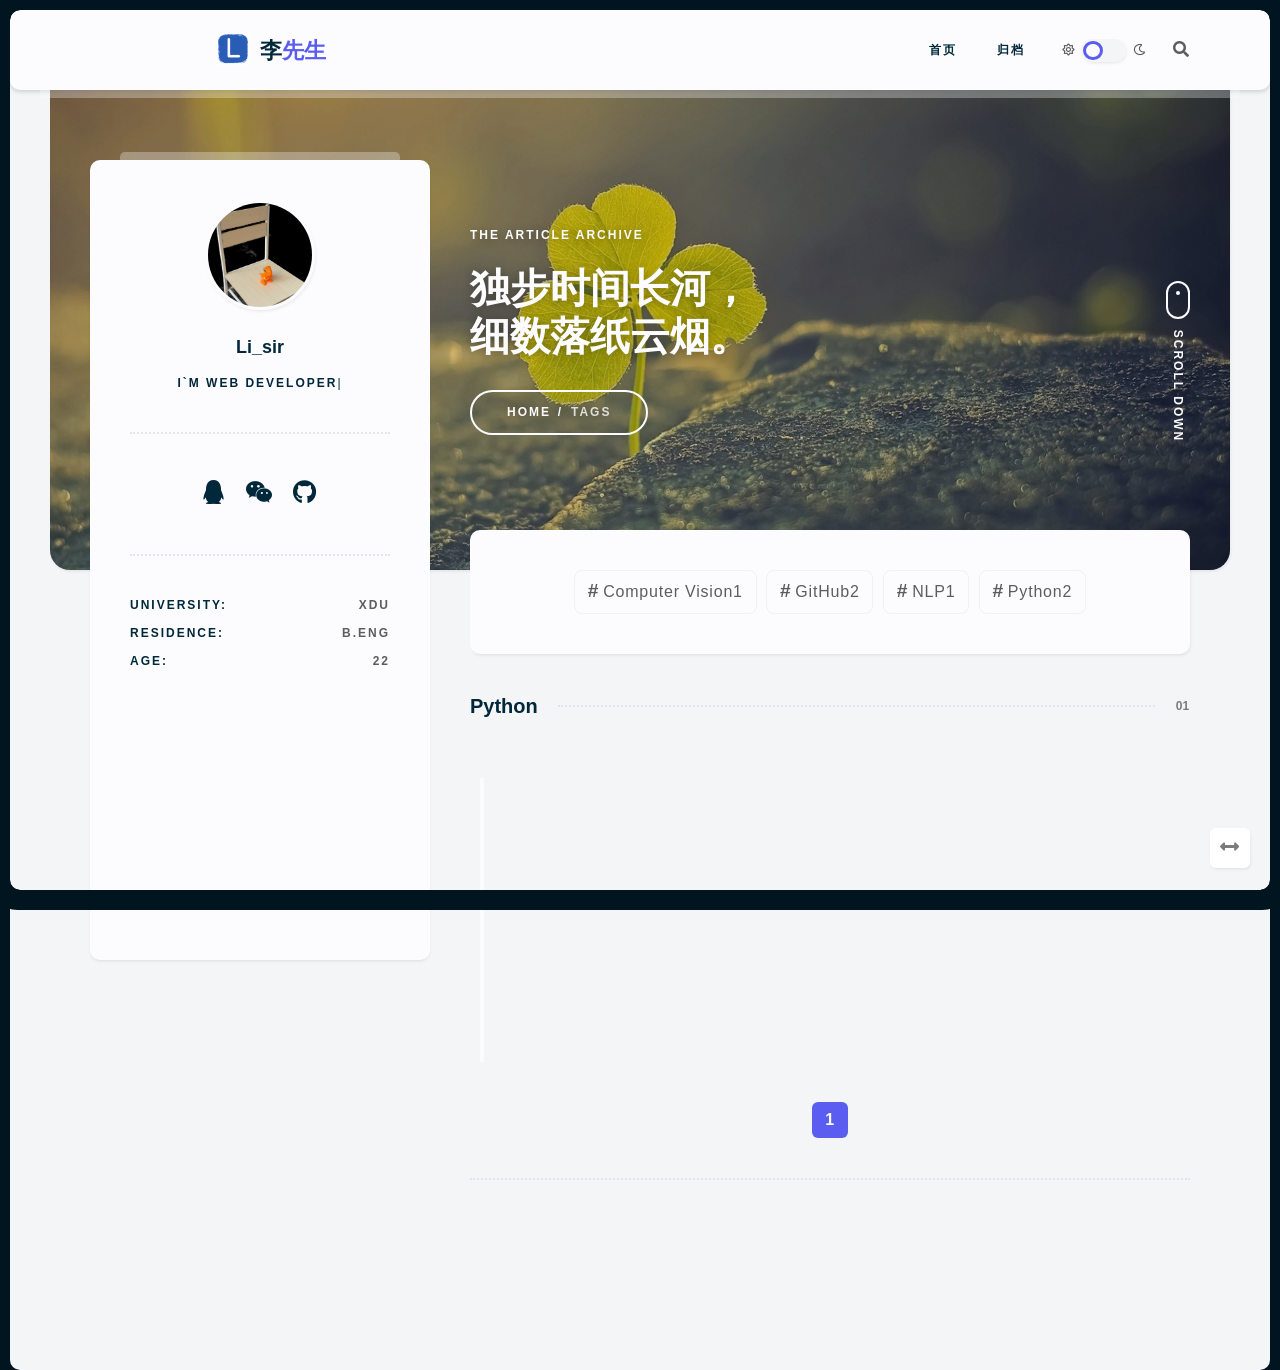
<file: tags/Python/index.html>
<!DOCTYPE html>
<html lang="zh-Hans">

<head>
  <meta http-equiv="content-type" content="text/html; charset=utf-8">
<meta name="x5-fullscreen" content="true">
<meta name="full-screen" content="yes">
<meta name="theme-color" content="#317EFB" />
<meta content="width=device-width, initial-scale=1.0, maximum-scale=5.0, user-scalable=0" name="viewport">
<meta name="description" content="这是一个 Hexo 主题">
<meta property="og:type" content="website">
<meta property="og:title" content="Hexo-theme-async">
<meta property="og:url" content="https://hexo-theme-async.imalun.com/tags/Python/index.html">
<meta property="og:site_name" content="Hexo-theme-async">
<meta property="og:description" content="这是一个 Hexo 主题">
<meta property="og:locale">
<meta property="article:author" content="Li-sir">
<meta name="twitter:card" content="summary">


<title >Hexo-theme-async</title>

<!-- Favicon -->

    <link href='/img/favicon_L.png?v=0.0.0' rel='icon' type='image/png' sizes='16x16' ></link>


    <link href='/img/favicon_L.png?v=0.0.0' rel='icon' type='image/png' sizes='32x32' ></link>




<!-- Plugin -->




    
<link rel="stylesheet" href="/css/plugins/bootstrap.row.css">

    
<link rel="stylesheet" href="https://npm.elemecdn.com/@fancyapps/ui@4.0/dist/fancybox.css">

    
    




<!-- Icon -->

    
<link rel="stylesheet" href="/css/plugins/font-awesome.min.css">




<!-- Variable -->
<script>window.ASYNC_CONFIG = {"hostname":"hexo-theme-async.imalun.com","author":"Li-sir","root":"/","typed_text":["Web Developer"],"theme_version":"0.0.0","theme":{"switch":true,"default":"style-light"},"favicon":{"logo":"/img/favicon_L.png","icon16":"/img/favicon_L.png","icon32":"/img/favicon_L.png","apple_touch_icon":null,"webmanifest":null,"visibilitychange":true,"hidden":"/failure.ico","show_text":"(/≧▽≦/)咦！又好了！","hide_text":"(●—●)喔哟，崩溃啦！"},"i18n":{"placeholder":"搜索文章...","empty":"找不到您查询的内容: ${query}","hits":"找到 ${hits} 条结果","hits_time":"找到 ${hits} 条结果（用时 ${time} 毫秒）","author":"本文作者：","copyright_link":"本文链接：","copyright_license_title":"版权声明：","copyright_license_content":"本博客所有文章除特别声明外，均默认采用 undefined 许可协议。","copy_success":"复制成功","copy_failure":"复制失败","open_read_mode":"进入阅读模式","exit_read_mode":"退出阅读模式","notice_outdate_message":"距离上次更新已经 undefined 天了, 文章内容可能已经过时。","sticky":"置顶","just":"刚刚","min":"分钟前","hour":"小时前","day":"天前","month":"个月前"},"swup":true,"plugin":{"flickr_justified_gallery":"https://npm.elemecdn.com/flickr-justified-gallery@latest/dist/fjGallery.min.js"},"icons":{"sun":"far fa-sun","moon":"far fa-moon","play":"fas fa-play","email":"far fa-envelope","next":"fas fa-arrow-right","calendar":"far fa-calendar-alt","clock":"far fa-clock","user":"far fa-user","back_top":"fas fa-arrow-up","close":"fas fa-times","search":"fas fa-search","reward":"fas fa-hand-holding-usd","toc_tag":"fas fa-th-list","read":"fas fa-book-reader","arrows":"fas fa-arrows-alt-h","double_arrows":"fas fa-angle-double-down","copy":"fas fa-copy"},"icontype":"font","highlight":{"plugin":"highlighjs","theme":true,"copy":true,"lang":true,"title":"mac","height_limit":200},"toc":{"post_title":true},"live_time":{"start_time":"","prefix":"博客已萌萌哒运行 undefined 天"},"danmu":{"enable":true,"el":".trm-banner","avatar":false,"delayRange":5000,"speed":80},"covers":["/img/block.jpg","https://img2.wallspic.com/previews/7/6/8/1/7/171867/171867-wu_kong-chao_ji_sai_ya_ren-sai_ya_ren-zamasu-long_zhu-500x.jpg","https://img3.wallspic.com/previews/2/0/1/8/6/168102/168102-yi_shu-ka_tong-mian_bu_biao_qing-kuai_le_de-ji_qie-500x.jpg","https://img2.wallspic.com/previews/2/6/4/3/7/173462/173462-qi_fen-zi_se_de-zi_ran_jing_guan-yu_hui-de_ping_xian-500x.jpg","https://img2.wallspic.com/previews/3/3/9/1/3/131933/131933-mo_xing-xiao_jie-huang_se_de-nu_hai-fa_xing-500x.jpg","https://img1.wallspic.com/previews/8/3/4/6/2/126438/126438-wei_lai_zhu_yi-shu_ma_yi_shu-jie_duan-zi_ben_shi-yi_shu-500x.jpg","https://img2.wallspic.com/previews/0/1/5/0/7/170510/170510-guang-azure-zi_se_de-zi_ran_huan_jing-zi_ran_jing_guan-500x.jpg","https://img2.wallspic.com/previews/3/6/9/6/5/156963/156963-yi_shu-qi_fen-yu_hui-shou_shi-ren_men_zai_zi_ran_jie-500x.jpg","https://img1.wallspic.com/previews/0/9/3/5/6/165390/165390-qi_fen-zi_se_de-zi_ran_huan_jing-zi_ran_jing_guan-tian_wen_xue_dui_xiang-500x.jpg","https://img3.wallspic.com/previews/2/8/6/1/7/171682/171682-yi_kuai-xing_zhi-ye_ti-yi_shu-shui_xia-500x.jpg","https://img1.wallspic.com/previews/7/1/9/9/89917/89917-bo_xi_ta_nuo-an_zhuang_de_feng_jing-cheng_shi-suo_lun_tuo-shan_zhan-500x.jpg","https://img1.wallspic.com/previews/6/2/3/5/6/165326/165326-pang_ke2077-pang_ke-qi_fen-xing_zhi-zi_se_de-500x.jpg","https://img2.wallspic.com/previews/8/9/4/5/6/165498/165498-ka_tong-tao-pin_hong_se-zhang_zhang_de_tou_fa-ji_qie-500x.jpg","https://img3.wallspic.com/previews/5/7/4/2/7/172475/172475-yi_shu-tao-tou_fa-ka_tong-500x.jpg","https://img2.wallspic.com/previews/5/0/9/0/70905/70905-hai_yang-ma_er_dai_fu-tian_kong-du_jia_cun-huan_jiao-500x.jpg","https://img3.wallspic.com/previews/4/3/4/8/6/168434/168434-xing_zhi-zi_ran_jing_guan-dan_huang-shui_dao-zhi_bei-500x.jpg","https://img2.wallspic.com/previews/6/5/4/5/6/165456/165456-giy_fu_gang-e_mo_sha_shoukimetsu_no_yaiba-shan_zi_de_yi_shu-zi_se_de-dian_lan_se_de-500x.jpg","https://img1.wallspic.com/previews/5/4/0/4/7/174045/174045-jian_ying-qi_fen-ren_men_zai_zi_ran_jie-tian_wen_xue_dui_xiang-yi_shu-500x.jpg","https://img1.wallspic.com/previews/9/3/1/6/5/156139/156139-feng_jing_hua-yi_shu-shu_ma_yi_shu-qi_fen-sheng_tai_qu-500x.jpg","https://img2.wallspic.com/previews/7/6/4/5/7/175467/175467-wo_de_xue_shu_jie_de_ying_xiong-tao-yi_shu-ka_tong-azure-500x.jpg","https://img1.wallspic.com/previews/3/7/0/0/7/170073/170073-liang_ge_ling-ka_tong-shou_shi-chuang_zao_xing_de_yi_shu-hong_se_de-500x.jpg","https://img1.wallspic.com/previews/1/8/3/6/6/166381/166381-shi_zi-xin_ba-bai_se_shi_zi-hu_xu-mao_ke-500x.jpg","https://img3.wallspic.com/previews/4/2/2/3/7/173224/173224-ri_luo-shui_zi_yuan-qi_fen-yu_hui-zi_se_de-500x.jpg","https://img1.wallspic.com/previews/7/5/7/9/6/169757/169757-ji_bo_li_de_bo_wu_guan-zi_ran_jing_guan-yi_shu-ji_yun-500x.jpg","https://img1.wallspic.com/previews/5/2/0/6/7/176025/176025-qi_fen-tian_wen_xue_dui_xiang-yi_shu-dian_lan_se_de-yuan_quan-500x.jpg","https://img3.wallspic.com/previews/6/5/8/1/4/141856/141856-hen_ku_de-hui_hua-yu_yan_jing_tou-zhai_nan-tu_xing_she_ji-500x.jpg","https://img1.wallspic.com/previews/2/1/6/5/6/165612/165612-kimetsu_no_yaiba-e_mo_sha_shoukimetsu_no_yaiba-tao-tou_fa-wai_tao-500x.jpg","https://img3.wallspic.com/previews/5/1/0/2/4/142015/142015-feng_ge-ka_ka_xi_qi_mu-huo_ying_ren_zhe-tu_xing_she_ji-shi_jue_yi_shu-500x.jpg","https://img1.wallspic.com/previews/8/8/7/8/5/158788/158788-e_mo_sha_shoukimetsu_no_yaiba-shnen_man_hua-tao-ka_tong-azure-500x.jpg"],"search":{"enable":true,"type":"local","href":"https://www.google.com/search?q=site:","domain":null,"preload":true,"trigger":"auto","path":"search.xml"}};</script>
<script id="async-page-config">window.PAGE_CONFIG = {"isPost":false,"isHome":false,"postUpdate":"2026-05-22 14:37:46"};</script>

<!-- Theme mode css -->
<link data-swup-theme rel="stylesheet" href="/css/index.css?v=0.0.0" id="trm-switch-style">
<script>
    let defaultMode = ASYNC_CONFIG.theme.default !=='auto' ?  ASYNC_CONFIG.theme.default : (window.matchMedia("(prefers-color-scheme: light)").matches ? 'style-light' : 'style-dark')
    let catchMode = localStorage.getItem('theme-mode') || defaultMode;
    let type = catchMode === 'style-dark' ? 'add' : 'remove';
    document.documentElement.classList[type]('dark')
</script>

<!-- CDN -->


    
    



<!-- Site Analytics -->

 
<meta name="generator" content="Hexo 6.3.0"></head>

<body>

  <!-- app wrapper -->
  <div class="trm-app-frame">

    <!-- page preloader -->
    <div class="trm-preloader">
    <div class="trm-holder">
        <div class="preloader">
            <div></div>
            <div></div>
            <div></div>
            <div></div>
            <div></div>
            <div></div>
            <div></div>
            <div></div>
            <div></div>
            <div></div>
        </div>
    </div>
</div>
    <!-- page preloader end -->

    <!-- change mode preloader -->
    <div class="trm-mode-swich-animation-frame">
    <div class="trm-mode-swich-animation">
        <i class="i-sun"><i class="iconfont far fa-sun"></i></i>
        <div class="trm-horizon"></div>
        <i class="i-moon"><i class="iconfont far fa-moon"></i></i>
    </div>
</div>
    <!-- change mode preloader end -->

      <!-- scroll container -->
      <div id="trm-dynamic-content" class="trm-swup-animation">
        <div id="trm-scroll-container" class="trm-scroll-container" style="opacity: 0">
            <!-- top bar -->
            <header class="trm-top-bar">
	<div class="container">
		<div class="trm-left-side">
			<!-- logo -->
<a href="/" class="trm-logo-frame trm-anima-link">
    
        <img alt="logo" src="/img/favicon_L.png">
    
    
        <div class="trm-logo-text">
            李<span>先生</span>
        </div>
    
</a>
<!-- logo end -->
		</div>
		<div class="trm-right-side">
			<!-- menu -->
<div class="trm-menu">
    <nav>
        <ul>
            
            <li class="menu-item-has-children ">
                <a  href="/" target="">
                    首页
                </a>
                
            </li>
            
            <li class="menu-item-has-children ">
                <a  href="/archives/" target="">
                    归档
                </a>
                
                <ul>
                    
                    <li>
                        <a  href="/tags/" target="">
                            标签
                        </a>
                    </li>
                    
                    <li>
                        <a  href="/categories/" target="">
                            分类
                        </a>
                    </li>
                    
                </ul>
                
            </li>
            
        </ul>
    </nav>
</div>
<!-- menu end -->
			
    <!-- mode switcher place -->
    <div class="trm-mode-switcher-place">
        <div class="trm-mode-switcher">
            <i class="iconfont far fa-sun"></i>
            <input class="tgl tgl-light" id="trm-swich" type="checkbox">
            <label class="trm-swich" for="trm-swich"></label>
            <i class="iconfont far fa-moon"></i>
        </div>
    </div>
    <!-- mode switcher place end -->

			
    
    <div id="trm-search-btn" class="trm-search-btn">
        <i class="iconfont fas fa-search"></i>
    </div>
     

		</div>
		<div class="trm-menu-btn">
			<span></span>
		</div>
	</div>
</header>
            <!-- top bar end -->

            <!-- body -->
            

<div class="trm-content-start">
    <!-- banner -->
    <div class="trm-banner">
    
    <!-- banner cover -->
    <img style="object-position:top;object-fit:cover;" alt="banner" class="trm-banner-cover" src="/img/background.jpg">
    <!-- banner cover end -->
    

    <!-- banner content -->
    <div class="trm-banner-content trm-overlay">
        <div class="container">
            <div class="row">
                
                <div class="col-lg-4"></div>
                
                <div class="col-lg-8">

                    <!-- banner title -->
                    <div class="trm-banner-text ">
                        <div class="trm-label trm-mb-20">
                            The article archive
                        </div>
                        <h1 class="trm-mb-30 trm-hsmb-font">
                            独步时间长河，<br>细数落纸云烟。
                        </h1>

                        
                            <ul class="trm-breadcrumbs trm-label">
                                <li>
                                    <a href="/" class="trm-anima-link">Home</a>
                                </li>
                                <li>
                                    <span>
                                        tags
                                    </span>
                                </li>
                            </ul>
                        
                    </div>
                    <!-- banner title end -->

                    <!-- scroll hint -->
                    <span id="scroll-triger" class="trm-scroll-hint-frame">
                        <div class="trm-scroll-hint"></div>
                        <span class="trm-label">Scroll down</span>
                    </span>
                    <!-- scroll hint end -->

                </div>
            </div>
        </div>
    </div>
    <!-- banner content end -->
</div>
    <!-- banner end -->
    <div class="container">
        <div class="row">
            
                <div class="trm-page-sidebar col-lg-4 hidden-sm">
                    <!-- main card -->
                    <div class="trm-main-card-frame trm-sidebar">
    <div class="trm-main-card"> 
        <!-- card header -->
<div class="trm-mc-header">
    <div class="trm-avatar-frame trm-mb-20">
        <img alt="Avatar" class="trm-avatar" src="/img/lxd.png">
    </div>
    <h5 class="trm-name trm-mb-15">
        Li_sir
    </h5>
    
        <div class="trm-label">
            I`m
            <span class="trm-typed-text">
                <!-- Words for theme.user.typedText -->
            </span>
        </div>
    
</div>
<!-- card header end -->
        <!-- sidebar social -->

<div class="trm-divider trm-mb-40 trm-mt-40"></div>
<div class="trm-social">
    
        <a href="/img/qq.jpg" title="QQ" rel="nofollow" target="_blank">
            <i class="iconfont fab fa-qq"></i>
        </a>
    
        <a href="/img/wechat.jpg" title="WeChat" rel="nofollow" target="_blank">
            <i class="iconfont fab fa-weixin"></i>
        </a>
    
        <a href="https://github.com/Lii-sir" title="Github" rel="nofollow" target="_blank">
            <i class="iconfont fab fa-github"></i>
        </a>
    
</div>

<!-- sidebar social end -->
        <!-- info -->
<div class="trm-divider trm-mb-40 trm-mt-40"></div>
<ul class="trm-table trm-mb-20">
    
        <li>
            <div class="trm-label">
                university:
            </div>
            <div class="trm-label trm-label-light">
                xdu
            </div>
        </li>
    
        <li>
            <div class="trm-label">
                residence:
            </div>
            <div class="trm-label trm-label-light">
                B.Eng
            </div>
        </li>
    
        <li>
            <div class="trm-label">
                age:
            </div>
            <div class="trm-label trm-label-light">
                22
            </div>
        </li>
    
</ul>
<!-- info end -->

        
    </div>
</div>
                    <!-- main card end -->
                </div>
            
            <div class="trm-page-content col-lg-8">
                <div id="trm-content" class="trm-content">
                    <div class="row">
    <div class="col-lg-12">
        <div class="trm-card">
            <div style="padding: 0 20px;">
                
                    <ul class="trm-tag-list" itemprop="keywords"><li class="trm-tag-list-item"><a class="tag-list-link" href="/tags/Computer-Vision/" rel="tag">Computer Vision</a><span class="tag-list-count">1</span></li><li class="trm-tag-list-item"><a class="tag-list-link" href="/tags/GitHub/" rel="tag">GitHub</a><span class="tag-list-count">2</span></li><li class="trm-tag-list-item"><a class="tag-list-link" href="/tags/NLP/" rel="tag">NLP</a><span class="tag-list-count">1</span></li><li class="trm-tag-list-item"><a class="tag-list-link" href="/tags/Python/" rel="tag">Python</a><span class="tag-list-count">2</span></li></ul>
                
            </div>
        </div>
    </div>
</div>

<!-- history -->

<div class="row">
    <div class="col-lg-12">
        <!-- title -->
        <h5 class="trm-title-with-divider">
            
                Python
            
            <span data-number="01"></span>
        </h5>
    </div>
    <div class="col-lg-12">
        <!-- timeline -->
        <div class="trm-timeline">
            
            <div class="trm-timeline-item trm-scroll-animation">
                <div class="trm-timeline-mark-light"></div>
                <div class="trm-timeline-mark"></div>
                <div class="trm-timeline-content more">
                    
                        <div class="trm-card-header">
                            <div class="trm-left-side">
                                <h6>
                                    <a href="/2026/05/22/eye-guide/" class="trm-anima-link">
                                        Eye-Guide
                                    </a>
                                </h6>
                                <div class="trm-text-sm trm-accent-color trm-mt-15">
                                    <ul class="trm-card-data trm-label ">
                                        <li class="trm-accent-color">05/22</li>
                                        <li class="trm-accent-color">14:06</li>
                                        
                                    </ul>
                                </div>
                            </div>
                        </div>
                        
                    
                </div>
            </div>
            
            <div class="trm-timeline-item trm-scroll-animation">
                <div class="trm-timeline-mark-light"></div>
                <div class="trm-timeline-mark"></div>
                <div class="trm-timeline-content more">
                    
                        <div class="trm-card-header">
                            <div class="trm-left-side">
                                <h6>
                                    <a href="/2026/05/22/desc2cite/" class="trm-anima-link">
                                        Desc2Cite
                                    </a>
                                </h6>
                                <div class="trm-text-sm trm-accent-color trm-mt-15">
                                    <ul class="trm-card-data trm-label ">
                                        <li class="trm-accent-color">05/22</li>
                                        <li class="trm-accent-color">14:05</li>
                                        
                                    </ul>
                                </div>
                            </div>
                        </div>
                        
                    
                </div>
            </div>
            
        </div>
        <!-- timeline end -->
    </div>
</div>

<!-- history end -->


    <div class="trm-pagination">
        <span class="page-number current">1</span>
    </div>





                    <div class="trm-divider footer-divider"></div>

                    <!-- footer -->
                    <footer class="trm-footer-card trm-scroll-animation">

    

    

      

     

     
</footer>
                    <!-- footer end -->

                </div>
            </div>
        </div>
    </div>
</div>
            <!-- body end -->

            

            
<div class="trm-fixed-container">
    
    
    
        <div class="trm-fixed-btn hidden-md" data-title="单栏和双栏切换" onclick="asyncFun.switchSingleColumn()">
            <i class="iconfont fas fa-arrows-alt-h"></i>
        </div>
    
    <div id="trm-back-top" class="trm-fixed-btn" data-title="回到顶部">
        <i class="iconfont fas fa-arrow-up"></i>
    </div>
</div>
        </div>
      </div>
      <!-- scroll container end -->
  </div>
  <!-- app wrapper end -->

  
    <div class="trm-search-popup">
        <div class="trm-search-wrapper">
            <div class="form trm-search-form">
                <div class="trm-search-input-icon">
                    <i class="iconfont fas fa-search"></i>
                </div>
                <input class="trm-search-input" type="text" placeholder="搜索文章...">
                <div class="trm-search-btn-close">
                    <i class="iconfont fas fa-times"></i>
                </div>
            </div>
            <div class="trm-search-result-container">
                <div class="trm-search-empty">
                    请输入关键词进行搜索
                </div>
            </div>
            <div class="trm-search-footer">
                <div class="trm-search-stats"></div>
                <ul class="trm-search-commands">
                    <li>
                        <kbd class="command-palette-commands-key">
                            <svg width="15" height="15" aria-label="Escape key" role="img">
                                <g fill="none" stroke="currentColor" stroke-linecap="round" stroke-linejoin="round"
                                    stroke-width="1.2">
                                    <path
                                        d="M13.6167 8.936c-.1065.3583-.6883.962-1.4875.962-.7993 0-1.653-.9165-1.653-2.1258v-.5678c0-1.2548.7896-2.1016 1.653-2.1016.8634 0 1.3601.4778 1.4875 1.0724M9 6c-.1352-.4735-.7506-.9219-1.46-.8972-.7092.0246-1.344.57-1.344 1.2166s.4198.8812 1.3445.9805C8.465 7.3992 8.968 7.9337 9 8.5c.032.5663-.454 1.398-1.4595 1.398C6.6593 9.898 6 9 5.963 8.4851m-1.4748.5368c-.2635.5941-.8099.876-1.5443.876s-1.7073-.6248-1.7073-2.204v-.4603c0-1.0416.721-2.131 1.7073-2.131.9864 0 1.6425 1.031 1.5443 2.2492h-2.956">
                                    </path>
                                </g>
                            </svg>
                        </kbd>
                        <span class="command-palette-Label">to close</span>
                    </li>
                </ul>
            </div>
        </div>
    </div>

  <!-- Plugin -->




    
<script src="https://npm.elemecdn.com/swup@2.0.19/dist/swup.min.js"></script>

    
<script src="https://npm.elemecdn.com/@fancyapps/ui@4.0/dist/fancybox.umd.js"></script>

    

    
        <script src="/js/plugins/typing.js?v=0.0.0"></script>
    

    
        
<script src="https://npm.elemecdn.com/hexo-generator-searchdb@1.4.0/dist/search.js"></script>

        <script src="/js/plugins/local_search.js?v=0.0.0"></script>
    

    <!-- 数学公式 -->
    

    <!-- 评论插件 -->
    

		
			<script src="/js/plugins/danmu.js?v=0.0.0"></script>
		




    <!-- Service Worker -->
    
    <!-- baidu push -->
    
    <script data-swup-reload-script>
        (function () {
            var bp = document.createElement('script');
            var curProtocol = window.location.protocol.split(':')[0];
            if (curProtocol === 'https') {
                bp.src = 'https://zz.bdstatic.com/linksubmit/push.js';
            }
            else {
                bp.src = 'http://push.zhanzhang.baidu.com/push.js';
            }
            var s = document.getElementsByTagName("script")[0];
            s.parentNode.insertBefore(bp, s);
        })();
    </script>



<script id="async-script" src="/js/main.js?v=0.0.0"></script>

<!-- CDN -->


    
<script src="/demo.js"></script>


    

    



</body>

</html>
</file>
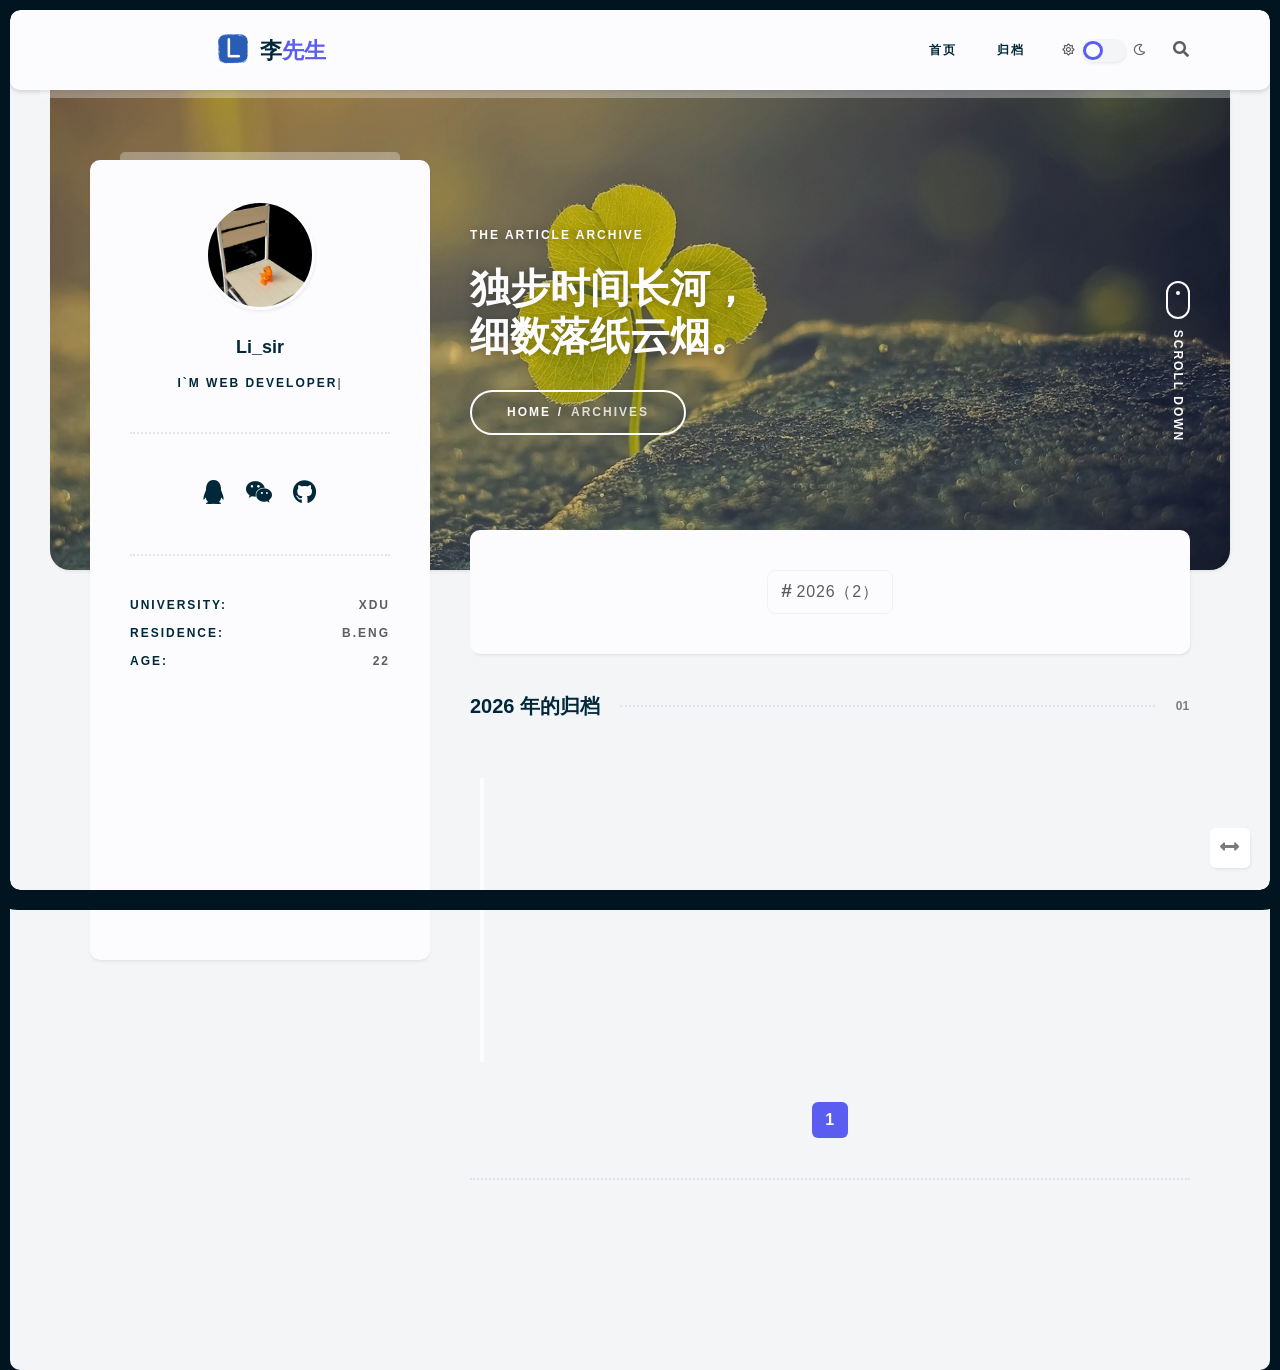
<file: archives/2026/05/index.html>
<!DOCTYPE html>
<html lang="zh-Hans">

<head>
  <meta http-equiv="content-type" content="text/html; charset=utf-8">
<meta name="x5-fullscreen" content="true">
<meta name="full-screen" content="yes">
<meta name="theme-color" content="#317EFB" />
<meta content="width=device-width, initial-scale=1.0, maximum-scale=5.0, user-scalable=0" name="viewport">
<meta name="description" content="这是一个 Hexo 主题">
<meta property="og:type" content="website">
<meta property="og:title" content="Hexo-theme-async">
<meta property="og:url" content="https://hexo-theme-async.imalun.com/archives/2026/05/index.html">
<meta property="og:site_name" content="Hexo-theme-async">
<meta property="og:description" content="这是一个 Hexo 主题">
<meta property="og:locale">
<meta property="article:author" content="Li-sir">
<meta name="twitter:card" content="summary">


<title >Hexo-theme-async</title>

<!-- Favicon -->

    <link href='/img/favicon_L.png?v=0.0.0' rel='icon' type='image/png' sizes='16x16' ></link>


    <link href='/img/favicon_L.png?v=0.0.0' rel='icon' type='image/png' sizes='32x32' ></link>




<!-- Plugin -->




    
<link rel="stylesheet" href="/css/plugins/bootstrap.row.css">

    
<link rel="stylesheet" href="https://npm.elemecdn.com/@fancyapps/ui@4.0/dist/fancybox.css">

    
    




<!-- Icon -->

    
<link rel="stylesheet" href="/css/plugins/font-awesome.min.css">




<!-- Variable -->
<script>window.ASYNC_CONFIG = {"hostname":"hexo-theme-async.imalun.com","author":"Li-sir","root":"/","typed_text":["Web Developer"],"theme_version":"0.0.0","theme":{"switch":true,"default":"style-light"},"favicon":{"logo":"/img/favicon_L.png","icon16":"/img/favicon_L.png","icon32":"/img/favicon_L.png","apple_touch_icon":null,"webmanifest":null,"visibilitychange":true,"hidden":"/failure.ico","show_text":"(/≧▽≦/)咦！又好了！","hide_text":"(●—●)喔哟，崩溃啦！"},"i18n":{"placeholder":"搜索文章...","empty":"找不到您查询的内容: ${query}","hits":"找到 ${hits} 条结果","hits_time":"找到 ${hits} 条结果（用时 ${time} 毫秒）","author":"本文作者：","copyright_link":"本文链接：","copyright_license_title":"版权声明：","copyright_license_content":"本博客所有文章除特别声明外，均默认采用 undefined 许可协议。","copy_success":"复制成功","copy_failure":"复制失败","open_read_mode":"进入阅读模式","exit_read_mode":"退出阅读模式","notice_outdate_message":"距离上次更新已经 undefined 天了, 文章内容可能已经过时。","sticky":"置顶","just":"刚刚","min":"分钟前","hour":"小时前","day":"天前","month":"个月前"},"swup":true,"plugin":{"flickr_justified_gallery":"https://npm.elemecdn.com/flickr-justified-gallery@latest/dist/fjGallery.min.js"},"icons":{"sun":"far fa-sun","moon":"far fa-moon","play":"fas fa-play","email":"far fa-envelope","next":"fas fa-arrow-right","calendar":"far fa-calendar-alt","clock":"far fa-clock","user":"far fa-user","back_top":"fas fa-arrow-up","close":"fas fa-times","search":"fas fa-search","reward":"fas fa-hand-holding-usd","toc_tag":"fas fa-th-list","read":"fas fa-book-reader","arrows":"fas fa-arrows-alt-h","double_arrows":"fas fa-angle-double-down","copy":"fas fa-copy"},"icontype":"font","highlight":{"plugin":"highlighjs","theme":true,"copy":true,"lang":true,"title":"mac","height_limit":200},"toc":{"post_title":true},"live_time":{"start_time":"","prefix":"博客已萌萌哒运行 undefined 天"},"danmu":{"enable":true,"el":".trm-banner","avatar":false,"delayRange":5000,"speed":80},"covers":["/img/block.jpg","https://img2.wallspic.com/previews/7/6/8/1/7/171867/171867-wu_kong-chao_ji_sai_ya_ren-sai_ya_ren-zamasu-long_zhu-500x.jpg","https://img3.wallspic.com/previews/2/0/1/8/6/168102/168102-yi_shu-ka_tong-mian_bu_biao_qing-kuai_le_de-ji_qie-500x.jpg","https://img2.wallspic.com/previews/2/6/4/3/7/173462/173462-qi_fen-zi_se_de-zi_ran_jing_guan-yu_hui-de_ping_xian-500x.jpg","https://img2.wallspic.com/previews/3/3/9/1/3/131933/131933-mo_xing-xiao_jie-huang_se_de-nu_hai-fa_xing-500x.jpg","https://img1.wallspic.com/previews/8/3/4/6/2/126438/126438-wei_lai_zhu_yi-shu_ma_yi_shu-jie_duan-zi_ben_shi-yi_shu-500x.jpg","https://img2.wallspic.com/previews/0/1/5/0/7/170510/170510-guang-azure-zi_se_de-zi_ran_huan_jing-zi_ran_jing_guan-500x.jpg","https://img2.wallspic.com/previews/3/6/9/6/5/156963/156963-yi_shu-qi_fen-yu_hui-shou_shi-ren_men_zai_zi_ran_jie-500x.jpg","https://img1.wallspic.com/previews/0/9/3/5/6/165390/165390-qi_fen-zi_se_de-zi_ran_huan_jing-zi_ran_jing_guan-tian_wen_xue_dui_xiang-500x.jpg","https://img3.wallspic.com/previews/2/8/6/1/7/171682/171682-yi_kuai-xing_zhi-ye_ti-yi_shu-shui_xia-500x.jpg","https://img1.wallspic.com/previews/7/1/9/9/89917/89917-bo_xi_ta_nuo-an_zhuang_de_feng_jing-cheng_shi-suo_lun_tuo-shan_zhan-500x.jpg","https://img1.wallspic.com/previews/6/2/3/5/6/165326/165326-pang_ke2077-pang_ke-qi_fen-xing_zhi-zi_se_de-500x.jpg","https://img2.wallspic.com/previews/8/9/4/5/6/165498/165498-ka_tong-tao-pin_hong_se-zhang_zhang_de_tou_fa-ji_qie-500x.jpg","https://img3.wallspic.com/previews/5/7/4/2/7/172475/172475-yi_shu-tao-tou_fa-ka_tong-500x.jpg","https://img2.wallspic.com/previews/5/0/9/0/70905/70905-hai_yang-ma_er_dai_fu-tian_kong-du_jia_cun-huan_jiao-500x.jpg","https://img3.wallspic.com/previews/4/3/4/8/6/168434/168434-xing_zhi-zi_ran_jing_guan-dan_huang-shui_dao-zhi_bei-500x.jpg","https://img2.wallspic.com/previews/6/5/4/5/6/165456/165456-giy_fu_gang-e_mo_sha_shoukimetsu_no_yaiba-shan_zi_de_yi_shu-zi_se_de-dian_lan_se_de-500x.jpg","https://img1.wallspic.com/previews/5/4/0/4/7/174045/174045-jian_ying-qi_fen-ren_men_zai_zi_ran_jie-tian_wen_xue_dui_xiang-yi_shu-500x.jpg","https://img1.wallspic.com/previews/9/3/1/6/5/156139/156139-feng_jing_hua-yi_shu-shu_ma_yi_shu-qi_fen-sheng_tai_qu-500x.jpg","https://img2.wallspic.com/previews/7/6/4/5/7/175467/175467-wo_de_xue_shu_jie_de_ying_xiong-tao-yi_shu-ka_tong-azure-500x.jpg","https://img1.wallspic.com/previews/3/7/0/0/7/170073/170073-liang_ge_ling-ka_tong-shou_shi-chuang_zao_xing_de_yi_shu-hong_se_de-500x.jpg","https://img1.wallspic.com/previews/1/8/3/6/6/166381/166381-shi_zi-xin_ba-bai_se_shi_zi-hu_xu-mao_ke-500x.jpg","https://img3.wallspic.com/previews/4/2/2/3/7/173224/173224-ri_luo-shui_zi_yuan-qi_fen-yu_hui-zi_se_de-500x.jpg","https://img1.wallspic.com/previews/7/5/7/9/6/169757/169757-ji_bo_li_de_bo_wu_guan-zi_ran_jing_guan-yi_shu-ji_yun-500x.jpg","https://img1.wallspic.com/previews/5/2/0/6/7/176025/176025-qi_fen-tian_wen_xue_dui_xiang-yi_shu-dian_lan_se_de-yuan_quan-500x.jpg","https://img3.wallspic.com/previews/6/5/8/1/4/141856/141856-hen_ku_de-hui_hua-yu_yan_jing_tou-zhai_nan-tu_xing_she_ji-500x.jpg","https://img1.wallspic.com/previews/2/1/6/5/6/165612/165612-kimetsu_no_yaiba-e_mo_sha_shoukimetsu_no_yaiba-tao-tou_fa-wai_tao-500x.jpg","https://img3.wallspic.com/previews/5/1/0/2/4/142015/142015-feng_ge-ka_ka_xi_qi_mu-huo_ying_ren_zhe-tu_xing_she_ji-shi_jue_yi_shu-500x.jpg","https://img1.wallspic.com/previews/8/8/7/8/5/158788/158788-e_mo_sha_shoukimetsu_no_yaiba-shnen_man_hua-tao-ka_tong-azure-500x.jpg"],"search":{"enable":true,"type":"local","href":"https://www.google.com/search?q=site:","domain":null,"preload":true,"trigger":"auto","path":"search.xml"}};</script>
<script id="async-page-config">window.PAGE_CONFIG = {"isPost":false,"isHome":false,"postUpdate":"2026-05-22 14:37:46"};</script>

<!-- Theme mode css -->
<link data-swup-theme rel="stylesheet" href="/css/index.css?v=0.0.0" id="trm-switch-style">
<script>
    let defaultMode = ASYNC_CONFIG.theme.default !=='auto' ?  ASYNC_CONFIG.theme.default : (window.matchMedia("(prefers-color-scheme: light)").matches ? 'style-light' : 'style-dark')
    let catchMode = localStorage.getItem('theme-mode') || defaultMode;
    let type = catchMode === 'style-dark' ? 'add' : 'remove';
    document.documentElement.classList[type]('dark')
</script>

<!-- CDN -->


    
    



<!-- Site Analytics -->

 
<meta name="generator" content="Hexo 6.3.0"></head>

<body>

  <!-- app wrapper -->
  <div class="trm-app-frame">

    <!-- page preloader -->
    <div class="trm-preloader">
    <div class="trm-holder">
        <div class="preloader">
            <div></div>
            <div></div>
            <div></div>
            <div></div>
            <div></div>
            <div></div>
            <div></div>
            <div></div>
            <div></div>
            <div></div>
        </div>
    </div>
</div>
    <!-- page preloader end -->

    <!-- change mode preloader -->
    <div class="trm-mode-swich-animation-frame">
    <div class="trm-mode-swich-animation">
        <i class="i-sun"><i class="iconfont far fa-sun"></i></i>
        <div class="trm-horizon"></div>
        <i class="i-moon"><i class="iconfont far fa-moon"></i></i>
    </div>
</div>
    <!-- change mode preloader end -->

      <!-- scroll container -->
      <div id="trm-dynamic-content" class="trm-swup-animation">
        <div id="trm-scroll-container" class="trm-scroll-container" style="opacity: 0">
            <!-- top bar -->
            <header class="trm-top-bar">
	<div class="container">
		<div class="trm-left-side">
			<!-- logo -->
<a href="/" class="trm-logo-frame trm-anima-link">
    
        <img alt="logo" src="/img/favicon_L.png">
    
    
        <div class="trm-logo-text">
            李<span>先生</span>
        </div>
    
</a>
<!-- logo end -->
		</div>
		<div class="trm-right-side">
			<!-- menu -->
<div class="trm-menu">
    <nav>
        <ul>
            
            <li class="menu-item-has-children ">
                <a  href="/" target="">
                    首页
                </a>
                
            </li>
            
            <li class="menu-item-has-children ">
                <a  href="/archives/" target="">
                    归档
                </a>
                
                <ul>
                    
                    <li>
                        <a  href="/tags/" target="">
                            标签
                        </a>
                    </li>
                    
                    <li>
                        <a  href="/categories/" target="">
                            分类
                        </a>
                    </li>
                    
                </ul>
                
            </li>
            
        </ul>
    </nav>
</div>
<!-- menu end -->
			
    <!-- mode switcher place -->
    <div class="trm-mode-switcher-place">
        <div class="trm-mode-switcher">
            <i class="iconfont far fa-sun"></i>
            <input class="tgl tgl-light" id="trm-swich" type="checkbox">
            <label class="trm-swich" for="trm-swich"></label>
            <i class="iconfont far fa-moon"></i>
        </div>
    </div>
    <!-- mode switcher place end -->

			
    
    <div id="trm-search-btn" class="trm-search-btn">
        <i class="iconfont fas fa-search"></i>
    </div>
     

		</div>
		<div class="trm-menu-btn">
			<span></span>
		</div>
	</div>
</header>
            <!-- top bar end -->

            <!-- body -->
            
<div class="trm-content-start">
    <!-- banner -->
    <div class="trm-banner">
    
    <!-- banner cover -->
    <img style="object-position:top;object-fit:cover;" alt="banner" class="trm-banner-cover" src="/img/background.jpg">
    <!-- banner cover end -->
    

    <!-- banner content -->
    <div class="trm-banner-content trm-overlay">
        <div class="container">
            <div class="row">
                
                <div class="col-lg-4"></div>
                
                <div class="col-lg-8">

                    <!-- banner title -->
                    <div class="trm-banner-text ">
                        <div class="trm-label trm-mb-20">
                            The article archive
                        </div>
                        <h1 class="trm-mb-30 trm-hsmb-font">
                            独步时间长河，<br>细数落纸云烟。
                        </h1>

                        
                            <ul class="trm-breadcrumbs trm-label">
                                <li>
                                    <a href="/" class="trm-anima-link">Home</a>
                                </li>
                                <li>
                                    <span>
                                        archives
                                    </span>
                                </li>
                            </ul>
                        
                    </div>
                    <!-- banner title end -->

                    <!-- scroll hint -->
                    <span id="scroll-triger" class="trm-scroll-hint-frame">
                        <div class="trm-scroll-hint"></div>
                        <span class="trm-label">Scroll down</span>
                    </span>
                    <!-- scroll hint end -->

                </div>
            </div>
        </div>
    </div>
    <!-- banner content end -->
</div>
    <!-- banner end -->
    <div class="container">
        <div class="row">
            
                <div class="trm-page-sidebar col-lg-4 hidden-sm">
                    <!-- main card -->
                    <div class="trm-main-card-frame trm-sidebar">
    <div class="trm-main-card"> 
        <!-- card header -->
<div class="trm-mc-header">
    <div class="trm-avatar-frame trm-mb-20">
        <img alt="Avatar" class="trm-avatar" src="/img/lxd.png">
    </div>
    <h5 class="trm-name trm-mb-15">
        Li_sir
    </h5>
    
        <div class="trm-label">
            I`m
            <span class="trm-typed-text">
                <!-- Words for theme.user.typedText -->
            </span>
        </div>
    
</div>
<!-- card header end -->
        <!-- sidebar social -->

<div class="trm-divider trm-mb-40 trm-mt-40"></div>
<div class="trm-social">
    
        <a href="/img/qq.jpg" title="QQ" rel="nofollow" target="_blank">
            <i class="iconfont fab fa-qq"></i>
        </a>
    
        <a href="/img/wechat.jpg" title="WeChat" rel="nofollow" target="_blank">
            <i class="iconfont fab fa-weixin"></i>
        </a>
    
        <a href="https://github.com/Lii-sir" title="Github" rel="nofollow" target="_blank">
            <i class="iconfont fab fa-github"></i>
        </a>
    
</div>

<!-- sidebar social end -->
        <!-- info -->
<div class="trm-divider trm-mb-40 trm-mt-40"></div>
<ul class="trm-table trm-mb-20">
    
        <li>
            <div class="trm-label">
                university:
            </div>
            <div class="trm-label trm-label-light">
                xdu
            </div>
        </li>
    
        <li>
            <div class="trm-label">
                residence:
            </div>
            <div class="trm-label trm-label-light">
                B.Eng
            </div>
        </li>
    
        <li>
            <div class="trm-label">
                age:
            </div>
            <div class="trm-label trm-label-light">
                22
            </div>
        </li>
    
</ul>
<!-- info end -->

        
    </div>
</div>
                    <!-- main card end -->
                </div>
            
            <div class="trm-page-content col-lg-8">
                <div id="trm-content" class="trm-content">
                    <div class="row">
    <div class="col-lg-12">
        <div class="trm-card">
            <div style="padding: 0 20px;">
                
                    <ul class="trm-tag-list"><li class="trm-tag-list-item"><a class="archive-list-link" href="/archives/2026/">2026</a><span class="archive-list-count">（2）</span></li></ul>
                
            </div>
        </div>
    </div>
</div>

<!-- history -->

<div class="row">
    <div class="col-lg-12">
        <!-- title -->
        <h5 class="trm-title-with-divider">
            
                2026 年的归档
            
            <span data-number="01"></span>
        </h5>
    </div>
    <div class="col-lg-12">
        <!-- timeline -->
        <div class="trm-timeline">
            
            <div class="trm-timeline-item trm-scroll-animation">
                <div class="trm-timeline-mark-light"></div>
                <div class="trm-timeline-mark"></div>
                <div class="trm-timeline-content more">
                    
                        <div class="trm-card-header">
                            <div class="trm-left-side">
                                <h6>
                                    <a href="/2026/05/22/eye-guide/" class="trm-anima-link">
                                        Eye-Guide
                                    </a>
                                </h6>
                                <div class="trm-text-sm trm-accent-color trm-mt-15">
                                    <ul class="trm-card-data trm-label ">
                                        <li class="trm-accent-color">05/22</li>
                                        <li class="trm-accent-color">14:06</li>
                                        
                                    </ul>
                                </div>
                            </div>
                        </div>
                        
                    
                </div>
            </div>
            
            <div class="trm-timeline-item trm-scroll-animation">
                <div class="trm-timeline-mark-light"></div>
                <div class="trm-timeline-mark"></div>
                <div class="trm-timeline-content more">
                    
                        <div class="trm-card-header">
                            <div class="trm-left-side">
                                <h6>
                                    <a href="/2026/05/22/desc2cite/" class="trm-anima-link">
                                        Desc2Cite
                                    </a>
                                </h6>
                                <div class="trm-text-sm trm-accent-color trm-mt-15">
                                    <ul class="trm-card-data trm-label ">
                                        <li class="trm-accent-color">05/22</li>
                                        <li class="trm-accent-color">14:05</li>
                                        
                                    </ul>
                                </div>
                            </div>
                        </div>
                        
                    
                </div>
            </div>
            
        </div>
        <!-- timeline end -->
    </div>
</div>

<!-- history end -->


    <div class="trm-pagination">
        <span class="page-number current">1</span>
    </div>





                    <div class="trm-divider footer-divider"></div>

                    <!-- footer -->
                    <footer class="trm-footer-card trm-scroll-animation">

    

    

      

     

     
</footer>
                    <!-- footer end -->

                </div>
            </div>
        </div>
    </div>
</div>
            <!-- body end -->

            

            
<div class="trm-fixed-container">
    
    
    
        <div class="trm-fixed-btn hidden-md" data-title="单栏和双栏切换" onclick="asyncFun.switchSingleColumn()">
            <i class="iconfont fas fa-arrows-alt-h"></i>
        </div>
    
    <div id="trm-back-top" class="trm-fixed-btn" data-title="回到顶部">
        <i class="iconfont fas fa-arrow-up"></i>
    </div>
</div>
        </div>
      </div>
      <!-- scroll container end -->
  </div>
  <!-- app wrapper end -->

  
    <div class="trm-search-popup">
        <div class="trm-search-wrapper">
            <div class="form trm-search-form">
                <div class="trm-search-input-icon">
                    <i class="iconfont fas fa-search"></i>
                </div>
                <input class="trm-search-input" type="text" placeholder="搜索文章...">
                <div class="trm-search-btn-close">
                    <i class="iconfont fas fa-times"></i>
                </div>
            </div>
            <div class="trm-search-result-container">
                <div class="trm-search-empty">
                    请输入关键词进行搜索
                </div>
            </div>
            <div class="trm-search-footer">
                <div class="trm-search-stats"></div>
                <ul class="trm-search-commands">
                    <li>
                        <kbd class="command-palette-commands-key">
                            <svg width="15" height="15" aria-label="Escape key" role="img">
                                <g fill="none" stroke="currentColor" stroke-linecap="round" stroke-linejoin="round"
                                    stroke-width="1.2">
                                    <path
                                        d="M13.6167 8.936c-.1065.3583-.6883.962-1.4875.962-.7993 0-1.653-.9165-1.653-2.1258v-.5678c0-1.2548.7896-2.1016 1.653-2.1016.8634 0 1.3601.4778 1.4875 1.0724M9 6c-.1352-.4735-.7506-.9219-1.46-.8972-.7092.0246-1.344.57-1.344 1.2166s.4198.8812 1.3445.9805C8.465 7.3992 8.968 7.9337 9 8.5c.032.5663-.454 1.398-1.4595 1.398C6.6593 9.898 6 9 5.963 8.4851m-1.4748.5368c-.2635.5941-.8099.876-1.5443.876s-1.7073-.6248-1.7073-2.204v-.4603c0-1.0416.721-2.131 1.7073-2.131.9864 0 1.6425 1.031 1.5443 2.2492h-2.956">
                                    </path>
                                </g>
                            </svg>
                        </kbd>
                        <span class="command-palette-Label">to close</span>
                    </li>
                </ul>
            </div>
        </div>
    </div>

  <!-- Plugin -->




    
<script src="https://npm.elemecdn.com/swup@2.0.19/dist/swup.min.js"></script>

    
<script src="https://npm.elemecdn.com/@fancyapps/ui@4.0/dist/fancybox.umd.js"></script>

    

    
        <script src="/js/plugins/typing.js?v=0.0.0"></script>
    

    
        
<script src="https://npm.elemecdn.com/hexo-generator-searchdb@1.4.0/dist/search.js"></script>

        <script src="/js/plugins/local_search.js?v=0.0.0"></script>
    

    <!-- 数学公式 -->
    

    <!-- 评论插件 -->
    

		
			<script src="/js/plugins/danmu.js?v=0.0.0"></script>
		




    <!-- Service Worker -->
    
    <!-- baidu push -->
    
    <script data-swup-reload-script>
        (function () {
            var bp = document.createElement('script');
            var curProtocol = window.location.protocol.split(':')[0];
            if (curProtocol === 'https') {
                bp.src = 'https://zz.bdstatic.com/linksubmit/push.js';
            }
            else {
                bp.src = 'http://push.zhanzhang.baidu.com/push.js';
            }
            var s = document.getElementsByTagName("script")[0];
            s.parentNode.insertBefore(bp, s);
        })();
    </script>



<script id="async-script" src="/js/main.js?v=0.0.0"></script>

<!-- CDN -->


    
<script src="/demo.js"></script>


    

    



</body>

</html>
</file>
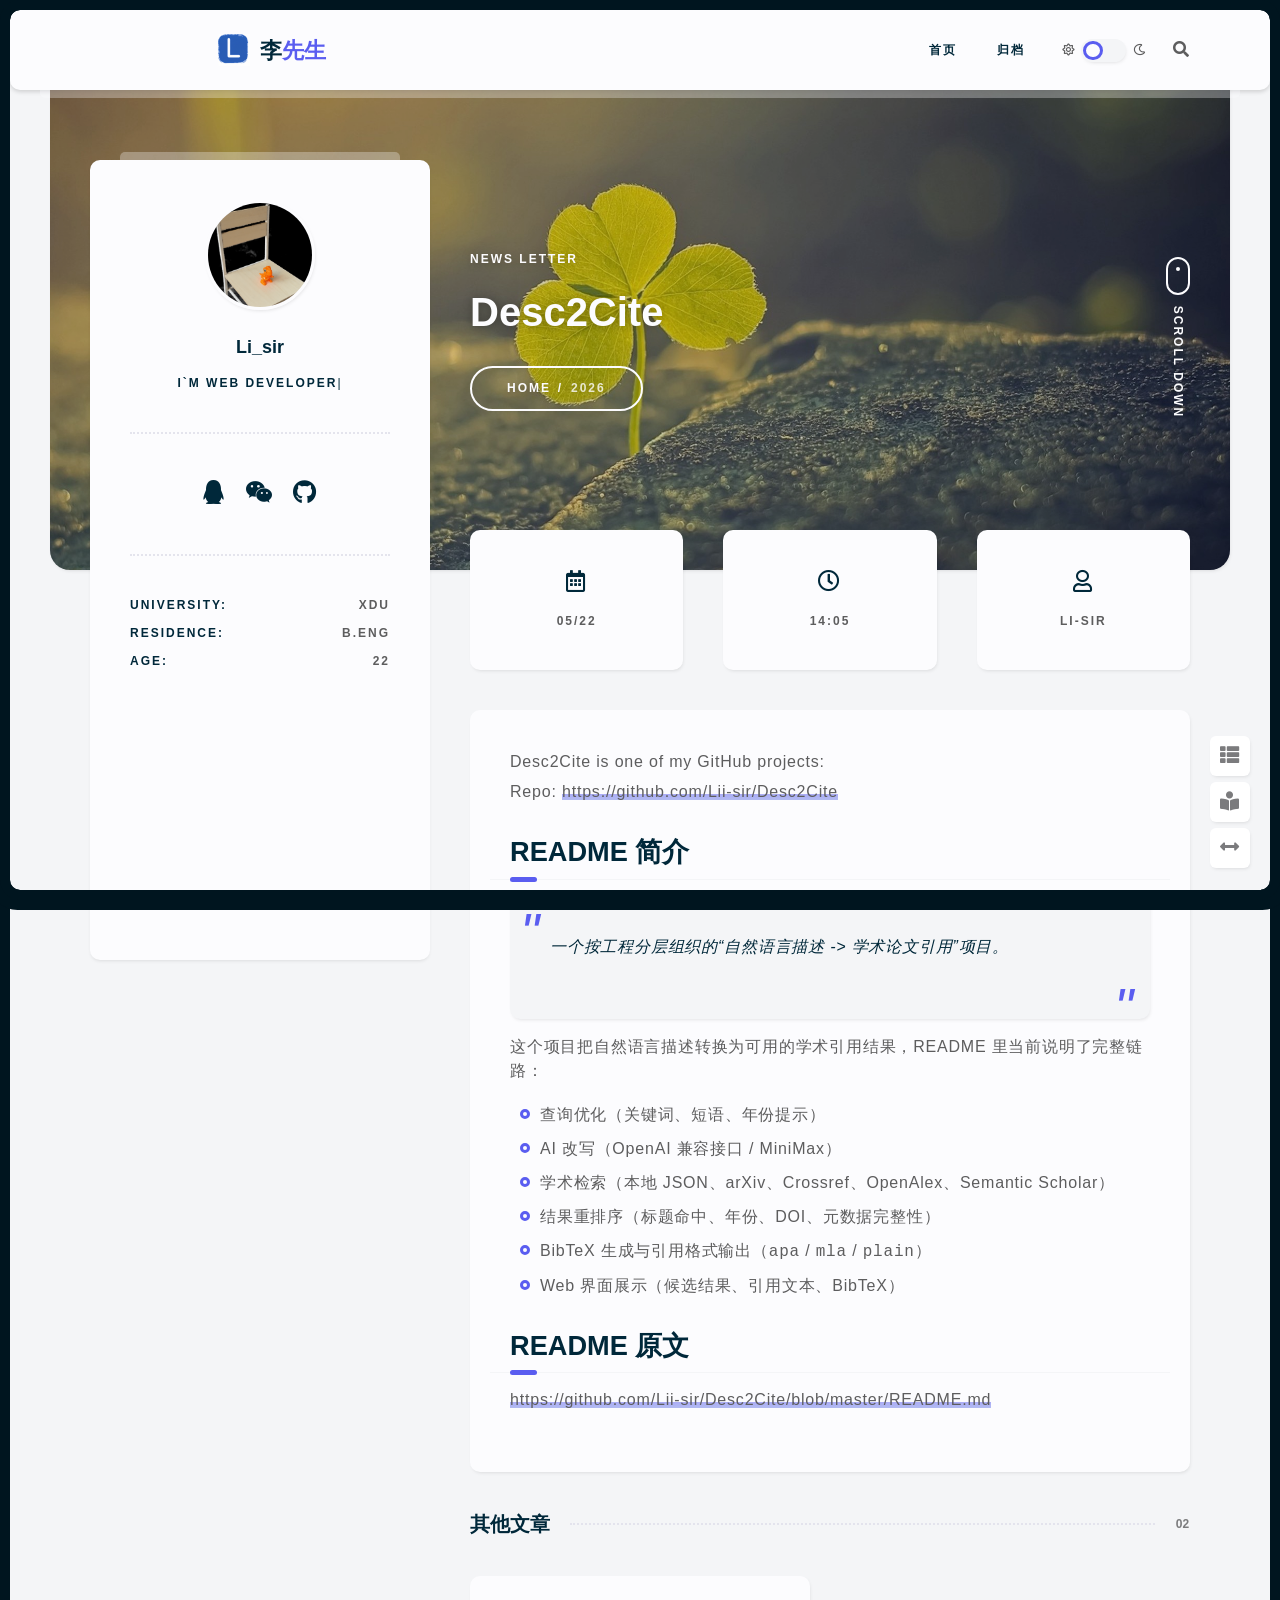
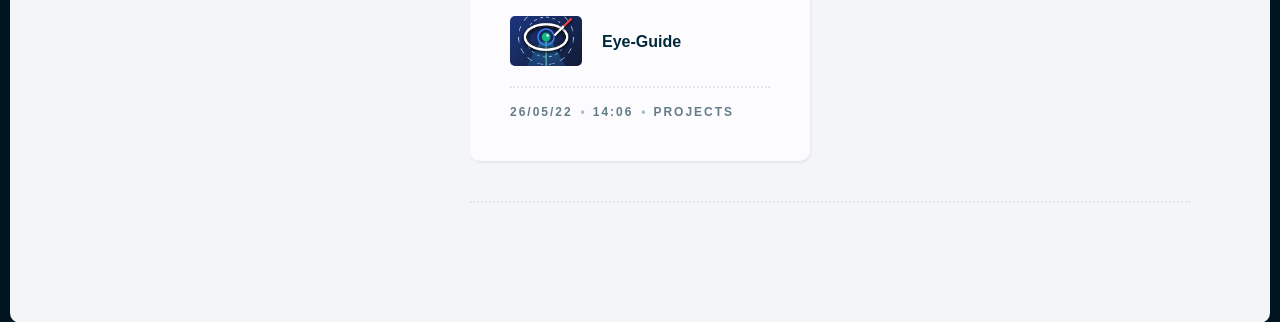
<file: 2026/05/22/desc2cite/index.html>
<!DOCTYPE html>
<html lang="zh-Hans">

<head>
  <meta http-equiv="content-type" content="text/html; charset=utf-8">
<meta name="x5-fullscreen" content="true">
<meta name="full-screen" content="yes">
<meta name="theme-color" content="#317EFB" />
<meta content="width=device-width, initial-scale=1.0, maximum-scale=5.0, user-scalable=0" name="viewport">
<meta name="description" content="Desc2Cite is one of my GitHub projects: Repo: https:&#x2F;&#x2F;github.com&#x2F;Lii-sir&#x2F;Desc2Cite README 简介 一个按工程分层组织的“自然语言描述 -&gt; 学术论文引用”项目。  这个项目把自然语言描述转换为可用的学术引用结果，README 里当前说明了完整链路：  查询优化（关键词、短语、年份提示） AI 改写（Ope">
<meta property="og:type" content="article">
<meta property="og:title" content="Desc2Cite">
<meta property="og:url" content="https://hexo-theme-async.imalun.com/2026/05/22/desc2cite/index.html">
<meta property="og:site_name" content="Hexo-theme-async">
<meta property="og:description" content="Desc2Cite is one of my GitHub projects: Repo: https:&#x2F;&#x2F;github.com&#x2F;Lii-sir&#x2F;Desc2Cite README 简介 一个按工程分层组织的“自然语言描述 -&gt; 学术论文引用”项目。  这个项目把自然语言描述转换为可用的学术引用结果，README 里当前说明了完整链路：  查询优化（关键词、短语、年份提示） AI 改写（Ope">
<meta property="og:locale">
<meta property="article:published_time" content="2026-05-22T06:05:00.000Z">
<meta property="article:modified_time" content="2026-05-22T06:22:39.879Z">
<meta property="article:author" content="Li-sir">
<meta property="article:tag" content="Python">
<meta property="article:tag" content="NLP">
<meta property="article:tag" content="GitHub">
<meta name="twitter:card" content="summary">


<title >Desc2Cite</title>

<!-- Favicon -->

    <link href='/img/favicon_L.png?v=0.0.0' rel='icon' type='image/png' sizes='16x16' ></link>


    <link href='/img/favicon_L.png?v=0.0.0' rel='icon' type='image/png' sizes='32x32' ></link>




<!-- Plugin -->




    
<link rel="stylesheet" href="/css/plugins/bootstrap.row.css">

    
<link rel="stylesheet" href="https://npm.elemecdn.com/@fancyapps/ui@4.0/dist/fancybox.css">

    
    




<!-- Icon -->

    
<link rel="stylesheet" href="/css/plugins/font-awesome.min.css">




<!-- Variable -->
<script>window.ASYNC_CONFIG = {"hostname":"hexo-theme-async.imalun.com","author":"Li-sir","root":"/","typed_text":["Web Developer"],"theme_version":"0.0.0","theme":{"switch":true,"default":"style-light"},"favicon":{"logo":"/img/favicon_L.png","icon16":"/img/favicon_L.png","icon32":"/img/favicon_L.png","apple_touch_icon":null,"webmanifest":null,"visibilitychange":true,"hidden":"/failure.ico","show_text":"(/≧▽≦/)咦！又好了！","hide_text":"(●—●)喔哟，崩溃啦！"},"i18n":{"placeholder":"搜索文章...","empty":"找不到您查询的内容: ${query}","hits":"找到 ${hits} 条结果","hits_time":"找到 ${hits} 条结果（用时 ${time} 毫秒）","author":"本文作者：","copyright_link":"本文链接：","copyright_license_title":"版权声明：","copyright_license_content":"本博客所有文章除特别声明外，均默认采用 undefined 许可协议。","copy_success":"复制成功","copy_failure":"复制失败","open_read_mode":"进入阅读模式","exit_read_mode":"退出阅读模式","notice_outdate_message":"距离上次更新已经 undefined 天了, 文章内容可能已经过时。","sticky":"置顶","just":"刚刚","min":"分钟前","hour":"小时前","day":"天前","month":"个月前"},"swup":true,"plugin":{"flickr_justified_gallery":"https://npm.elemecdn.com/flickr-justified-gallery@latest/dist/fjGallery.min.js"},"icons":{"sun":"far fa-sun","moon":"far fa-moon","play":"fas fa-play","email":"far fa-envelope","next":"fas fa-arrow-right","calendar":"far fa-calendar-alt","clock":"far fa-clock","user":"far fa-user","back_top":"fas fa-arrow-up","close":"fas fa-times","search":"fas fa-search","reward":"fas fa-hand-holding-usd","toc_tag":"fas fa-th-list","read":"fas fa-book-reader","arrows":"fas fa-arrows-alt-h","double_arrows":"fas fa-angle-double-down","copy":"fas fa-copy"},"icontype":"font","highlight":{"plugin":"highlighjs","theme":true,"copy":true,"lang":true,"title":"mac","height_limit":200},"toc":{"post_title":true},"live_time":{"start_time":"","prefix":"博客已萌萌哒运行 undefined 天"},"danmu":{"enable":true,"el":".trm-banner","avatar":false,"delayRange":5000,"speed":80},"covers":["/img/block.jpg","https://img2.wallspic.com/previews/7/6/8/1/7/171867/171867-wu_kong-chao_ji_sai_ya_ren-sai_ya_ren-zamasu-long_zhu-500x.jpg","https://img3.wallspic.com/previews/2/0/1/8/6/168102/168102-yi_shu-ka_tong-mian_bu_biao_qing-kuai_le_de-ji_qie-500x.jpg","https://img2.wallspic.com/previews/2/6/4/3/7/173462/173462-qi_fen-zi_se_de-zi_ran_jing_guan-yu_hui-de_ping_xian-500x.jpg","https://img2.wallspic.com/previews/3/3/9/1/3/131933/131933-mo_xing-xiao_jie-huang_se_de-nu_hai-fa_xing-500x.jpg","https://img1.wallspic.com/previews/8/3/4/6/2/126438/126438-wei_lai_zhu_yi-shu_ma_yi_shu-jie_duan-zi_ben_shi-yi_shu-500x.jpg","https://img2.wallspic.com/previews/0/1/5/0/7/170510/170510-guang-azure-zi_se_de-zi_ran_huan_jing-zi_ran_jing_guan-500x.jpg","https://img2.wallspic.com/previews/3/6/9/6/5/156963/156963-yi_shu-qi_fen-yu_hui-shou_shi-ren_men_zai_zi_ran_jie-500x.jpg","https://img1.wallspic.com/previews/0/9/3/5/6/165390/165390-qi_fen-zi_se_de-zi_ran_huan_jing-zi_ran_jing_guan-tian_wen_xue_dui_xiang-500x.jpg","https://img3.wallspic.com/previews/2/8/6/1/7/171682/171682-yi_kuai-xing_zhi-ye_ti-yi_shu-shui_xia-500x.jpg","https://img1.wallspic.com/previews/7/1/9/9/89917/89917-bo_xi_ta_nuo-an_zhuang_de_feng_jing-cheng_shi-suo_lun_tuo-shan_zhan-500x.jpg","https://img1.wallspic.com/previews/6/2/3/5/6/165326/165326-pang_ke2077-pang_ke-qi_fen-xing_zhi-zi_se_de-500x.jpg","https://img2.wallspic.com/previews/8/9/4/5/6/165498/165498-ka_tong-tao-pin_hong_se-zhang_zhang_de_tou_fa-ji_qie-500x.jpg","https://img3.wallspic.com/previews/5/7/4/2/7/172475/172475-yi_shu-tao-tou_fa-ka_tong-500x.jpg","https://img2.wallspic.com/previews/5/0/9/0/70905/70905-hai_yang-ma_er_dai_fu-tian_kong-du_jia_cun-huan_jiao-500x.jpg","https://img3.wallspic.com/previews/4/3/4/8/6/168434/168434-xing_zhi-zi_ran_jing_guan-dan_huang-shui_dao-zhi_bei-500x.jpg","https://img2.wallspic.com/previews/6/5/4/5/6/165456/165456-giy_fu_gang-e_mo_sha_shoukimetsu_no_yaiba-shan_zi_de_yi_shu-zi_se_de-dian_lan_se_de-500x.jpg","https://img1.wallspic.com/previews/5/4/0/4/7/174045/174045-jian_ying-qi_fen-ren_men_zai_zi_ran_jie-tian_wen_xue_dui_xiang-yi_shu-500x.jpg","https://img1.wallspic.com/previews/9/3/1/6/5/156139/156139-feng_jing_hua-yi_shu-shu_ma_yi_shu-qi_fen-sheng_tai_qu-500x.jpg","https://img2.wallspic.com/previews/7/6/4/5/7/175467/175467-wo_de_xue_shu_jie_de_ying_xiong-tao-yi_shu-ka_tong-azure-500x.jpg","https://img1.wallspic.com/previews/3/7/0/0/7/170073/170073-liang_ge_ling-ka_tong-shou_shi-chuang_zao_xing_de_yi_shu-hong_se_de-500x.jpg","https://img1.wallspic.com/previews/1/8/3/6/6/166381/166381-shi_zi-xin_ba-bai_se_shi_zi-hu_xu-mao_ke-500x.jpg","https://img3.wallspic.com/previews/4/2/2/3/7/173224/173224-ri_luo-shui_zi_yuan-qi_fen-yu_hui-zi_se_de-500x.jpg","https://img1.wallspic.com/previews/7/5/7/9/6/169757/169757-ji_bo_li_de_bo_wu_guan-zi_ran_jing_guan-yi_shu-ji_yun-500x.jpg","https://img1.wallspic.com/previews/5/2/0/6/7/176025/176025-qi_fen-tian_wen_xue_dui_xiang-yi_shu-dian_lan_se_de-yuan_quan-500x.jpg","https://img3.wallspic.com/previews/6/5/8/1/4/141856/141856-hen_ku_de-hui_hua-yu_yan_jing_tou-zhai_nan-tu_xing_she_ji-500x.jpg","https://img1.wallspic.com/previews/2/1/6/5/6/165612/165612-kimetsu_no_yaiba-e_mo_sha_shoukimetsu_no_yaiba-tao-tou_fa-wai_tao-500x.jpg","https://img3.wallspic.com/previews/5/1/0/2/4/142015/142015-feng_ge-ka_ka_xi_qi_mu-huo_ying_ren_zhe-tu_xing_she_ji-shi_jue_yi_shu-500x.jpg","https://img1.wallspic.com/previews/8/8/7/8/5/158788/158788-e_mo_sha_shoukimetsu_no_yaiba-shnen_man_hua-tao-ka_tong-azure-500x.jpg"],"search":{"enable":true,"type":"local","href":"https://www.google.com/search?q=site:","domain":null,"preload":true,"trigger":"auto","path":"search.xml"}};</script>
<script id="async-page-config">window.PAGE_CONFIG = {"isPost":true,"isHome":false,"postUpdate":"2026-05-22 14:22:39"};</script>

<!-- Theme mode css -->
<link data-swup-theme rel="stylesheet" href="/css/index.css?v=0.0.0" id="trm-switch-style">
<script>
    let defaultMode = ASYNC_CONFIG.theme.default !=='auto' ?  ASYNC_CONFIG.theme.default : (window.matchMedia("(prefers-color-scheme: light)").matches ? 'style-light' : 'style-dark')
    let catchMode = localStorage.getItem('theme-mode') || defaultMode;
    let type = catchMode === 'style-dark' ? 'add' : 'remove';
    document.documentElement.classList[type]('dark')
</script>

<!-- CDN -->


    
    



<!-- Site Analytics -->

 
<meta name="generator" content="Hexo 6.3.0"></head>

<body>

  <!-- app wrapper -->
  <div class="trm-app-frame">

    <!-- page preloader -->
    <div class="trm-preloader">
    <div class="trm-holder">
        <div class="preloader">
            <div></div>
            <div></div>
            <div></div>
            <div></div>
            <div></div>
            <div></div>
            <div></div>
            <div></div>
            <div></div>
            <div></div>
        </div>
    </div>
</div>
    <!-- page preloader end -->

    <!-- change mode preloader -->
    <div class="trm-mode-swich-animation-frame">
    <div class="trm-mode-swich-animation">
        <i class="i-sun"><i class="iconfont far fa-sun"></i></i>
        <div class="trm-horizon"></div>
        <i class="i-moon"><i class="iconfont far fa-moon"></i></i>
    </div>
</div>
    <!-- change mode preloader end -->

      <!-- scroll container -->
      <div id="trm-dynamic-content" class="trm-swup-animation">
        <div id="trm-scroll-container" class="trm-scroll-container" style="opacity: 0">
            <!-- top bar -->
            <header class="trm-top-bar">
	<div class="container">
		<div class="trm-left-side">
			<!-- logo -->
<a href="/" class="trm-logo-frame trm-anima-link">
    
        <img alt="logo" src="/img/favicon_L.png">
    
    
        <div class="trm-logo-text">
            李<span>先生</span>
        </div>
    
</a>
<!-- logo end -->
		</div>
		<div class="trm-right-side">
			<!-- menu -->
<div class="trm-menu">
    <nav>
        <ul>
            
            <li class="menu-item-has-children ">
                <a  href="/" target="">
                    首页
                </a>
                
            </li>
            
            <li class="menu-item-has-children ">
                <a  href="/archives/" target="">
                    归档
                </a>
                
                <ul>
                    
                    <li>
                        <a  href="/tags/" target="">
                            标签
                        </a>
                    </li>
                    
                    <li>
                        <a  href="/categories/" target="">
                            分类
                        </a>
                    </li>
                    
                </ul>
                
            </li>
            
        </ul>
    </nav>
</div>
<!-- menu end -->
			
    <!-- mode switcher place -->
    <div class="trm-mode-switcher-place">
        <div class="trm-mode-switcher">
            <i class="iconfont far fa-sun"></i>
            <input class="tgl tgl-light" id="trm-swich" type="checkbox">
            <label class="trm-swich" for="trm-swich"></label>
            <i class="iconfont far fa-moon"></i>
        </div>
    </div>
    <!-- mode switcher place end -->

			
    
    <div id="trm-search-btn" class="trm-search-btn">
        <i class="iconfont fas fa-search"></i>
    </div>
     

		</div>
		<div class="trm-menu-btn">
			<span></span>
		</div>
	</div>
</header>
            <!-- top bar end -->

            <!-- body -->
            
<div class="trm-content-start">
    <!-- banner -->
    <div class="trm-banner">
    
    <!-- banner cover -->
    <img style="object-position:top;object-fit:cover;" alt="banner" class="trm-banner-cover" src="/img/background.jpg">
    <!-- banner cover end -->
    

    <!-- banner content -->
    <div class="trm-banner-content trm-overlay">
        <div class="container">
            <div class="row">
                
                <div class="col-lg-4"></div>
                
                <div class="col-lg-8">

                    <!-- banner title -->
                    <div class="trm-banner-text ">
                        <div class="trm-label trm-mb-20">
                            NEWS LETTER
                        </div>
                        <h1 class="trm-mb-30 trm-hsmb-font">
                            Desc2Cite
                        </h1>

                        
                            <ul class="trm-breadcrumbs trm-label">
                                <li>
                                    <a href="/" class="trm-anima-link">Home</a>
                                </li>
                                <li>
                                    <span>
                                        2026
                                    </span>
                                </li>
                            </ul>
                        
                    </div>
                    <!-- banner title end -->

                    <!-- scroll hint -->
                    <span id="scroll-triger" class="trm-scroll-hint-frame">
                        <div class="trm-scroll-hint"></div>
                        <span class="trm-label">Scroll down</span>
                    </span>
                    <!-- scroll hint end -->

                </div>
            </div>
        </div>
    </div>
    <!-- banner content end -->
</div>
    <!-- banner end -->
    <div class="container">
        <div class="row">
            
                <div class="trm-page-sidebar col-lg-4 hidden-sm">
                    <!-- main card -->
                    <div class="trm-main-card-frame trm-sidebar">
    <div class="trm-main-card"> 
        <!-- card header -->
<div class="trm-mc-header">
    <div class="trm-avatar-frame trm-mb-20">
        <img alt="Avatar" class="trm-avatar" src="/img/lxd.png">
    </div>
    <h5 class="trm-name trm-mb-15">
        Li_sir
    </h5>
    
        <div class="trm-label">
            I`m
            <span class="trm-typed-text">
                <!-- Words for theme.user.typedText -->
            </span>
        </div>
    
</div>
<!-- card header end -->
        <!-- sidebar social -->

<div class="trm-divider trm-mb-40 trm-mt-40"></div>
<div class="trm-social">
    
        <a href="/img/qq.jpg" title="QQ" rel="nofollow" target="_blank">
            <i class="iconfont fab fa-qq"></i>
        </a>
    
        <a href="/img/wechat.jpg" title="WeChat" rel="nofollow" target="_blank">
            <i class="iconfont fab fa-weixin"></i>
        </a>
    
        <a href="https://github.com/Lii-sir" title="Github" rel="nofollow" target="_blank">
            <i class="iconfont fab fa-github"></i>
        </a>
    
</div>

<!-- sidebar social end -->
        <!-- info -->
<div class="trm-divider trm-mb-40 trm-mt-40"></div>
<ul class="trm-table trm-mb-20">
    
        <li>
            <div class="trm-label">
                university:
            </div>
            <div class="trm-label trm-label-light">
                xdu
            </div>
        </li>
    
        <li>
            <div class="trm-label">
                residence:
            </div>
            <div class="trm-label trm-label-light">
                B.Eng
            </div>
        </li>
    
        <li>
            <div class="trm-label">
                age:
            </div>
            <div class="trm-label trm-label-light">
                22
            </div>
        </li>
    
</ul>
<!-- info end -->

        
    </div>
</div>
                    <!-- main card end -->
                </div>
            
            <div class="trm-page-content col-lg-8">
                <div id="trm-content" class="trm-content">
                    <div class="trm-post-info row hidden-sm">
    <div class="col-sm-4">
        <div class="trm-card trm-label trm-label-light text-center">
            <i class="iconfont far fa-calendar-alt trm-icon"></i><br>
            05/22
        </div>
    </div>
    <div class="col-sm-4">
        <div class="trm-card trm-label trm-label-light text-center">
            <i class="iconfont far fa-clock trm-icon"></i><br>
            14:05
        </div>
    </div>
    <div class="col-sm-4">
        <div id="post-author" class="trm-card trm-label trm-label-light text-center">
            <i class="iconfont far fa-user trm-icon"></i><br>
            Li-sir
        </div>
    </div>
</div>
<div class="trm-card ">
    <article id="article-container" class="trm-publication">
    <p>Desc2Cite is one of my GitHub projects:</p>
<p>Repo: <a target="_blank" rel="noopener" href="https://github.com/Lii-sir/Desc2Cite">https://github.com/Lii-sir/Desc2Cite</a></p>
<h2 id="README-简介"><a href="#README-简介" class="headerlink" title="README 简介"></a>README 简介</h2><blockquote>
<p>一个按工程分层组织的“自然语言描述 -&gt; 学术论文引用”项目。</p>
</blockquote>
<p>这个项目把自然语言描述转换为可用的学术引用结果，README 里当前说明了完整链路：</p>
<ul>
<li>查询优化（关键词、短语、年份提示）</li>
<li>AI 改写（OpenAI 兼容接口 &#x2F; MiniMax）</li>
<li>学术检索（本地 JSON、arXiv、Crossref、OpenAlex、Semantic Scholar）</li>
<li>结果重排序（标题命中、年份、DOI、元数据完整性）</li>
<li>BibTeX 生成与引用格式输出（<code>apa</code> &#x2F; <code>mla</code> &#x2F; <code>plain</code>）</li>
<li>Web 界面展示（候选结果、引用文本、BibTeX）</li>
</ul>
<h2 id="README-原文"><a href="#README-原文" class="headerlink" title="README 原文"></a>README 原文</h2><p><a target="_blank" rel="noopener" href="https://github.com/Lii-sir/Desc2Cite/blob/master/README.md">https://github.com/Lii-sir/Desc2Cite/blob/master/README.md</a></p>

</article>
</div>
<div class="trm-post-next-prev row">
    <div class="col-lg-12">
        <!-- title -->
        <h5 class="trm-title-with-divider">
            其他文章
            <span data-number="02"></span>
        </h5>
    </div>
    
        <div class="col-lg-6">
    <div class="trm-older-publications-card trm-scroll-animation trm-active-el">
        <div class="trm-older-publication">
            
            <a class="trm-op-top trm-anima-link" href="/2026/05/22/eye-guide/">
                <span class="trm-op-cover">
                    <img alt="cover" class="no-fancybox" src="/img/eye-guide-window.png">
                </span>
                <h6 class="trm-op-title">Eye-Guide</h6>
            </a>
            <div class="trm-divider trm-mb-15 trm-mt-20"></div>
            <ul class="trm-card-data trm-label">
                <li>26/05/22</li>
                <li>14:06</li>
                <li>Projects</li>
            </ul>
        </div>
    </div>
</div>
    
    
</div>

    




                    <div class="trm-divider footer-divider"></div>

                    <!-- footer -->
                    <footer class="trm-footer-card trm-scroll-animation">

    

    

      

     

     
</footer>
                    <!-- footer end -->

                </div>
            </div>
        </div>
    </div>
</div>
            <!-- body end -->

            

    <div id="post-toc" class="trm-post-toc">
      <div class="trm-post-toc-header">
        目录导航
				<span id="post-toc-top">
					置顶
				</span>
      </div>
      <div class="trm-post-toc-content">
        <ol class="trm-toc"><li class="trm-toc-item trm-toc-level-2" title="README 简介"><a rel="nofollow" class="trm-toc-link" href="#README-简介"><span class="trm-toc-text">README 简介</span></a></li><li class="trm-toc-item trm-toc-level-2" title="README 原文"><a rel="nofollow" class="trm-toc-link" href="#README-原文"><span class="trm-toc-text">README 原文</span></a></li></ol>
      </div>
    </div>

            
<div class="trm-fixed-container">
    
        <div class="trm-fixed-btn post-toc-btn" data-title="目录">
            <i class="iconfont fas fa-th-list"></i>
        </div>
    
    
        <div class="trm-fixed-btn" data-title="阅读模式" onclick="asyncFun.switchReadMode()">
            <i class="iconfont fas fa-book-reader"></i>
        </div>
    
    
        <div class="trm-fixed-btn hidden-md" data-title="单栏和双栏切换" onclick="asyncFun.switchSingleColumn()">
            <i class="iconfont fas fa-arrows-alt-h"></i>
        </div>
    
    <div id="trm-back-top" class="trm-fixed-btn" data-title="回到顶部">
        <i class="iconfont fas fa-arrow-up"></i>
    </div>
</div>
        </div>
      </div>
      <!-- scroll container end -->
  </div>
  <!-- app wrapper end -->

  
    <div class="trm-search-popup">
        <div class="trm-search-wrapper">
            <div class="form trm-search-form">
                <div class="trm-search-input-icon">
                    <i class="iconfont fas fa-search"></i>
                </div>
                <input class="trm-search-input" type="text" placeholder="搜索文章...">
                <div class="trm-search-btn-close">
                    <i class="iconfont fas fa-times"></i>
                </div>
            </div>
            <div class="trm-search-result-container">
                <div class="trm-search-empty">
                    请输入关键词进行搜索
                </div>
            </div>
            <div class="trm-search-footer">
                <div class="trm-search-stats"></div>
                <ul class="trm-search-commands">
                    <li>
                        <kbd class="command-palette-commands-key">
                            <svg width="15" height="15" aria-label="Escape key" role="img">
                                <g fill="none" stroke="currentColor" stroke-linecap="round" stroke-linejoin="round"
                                    stroke-width="1.2">
                                    <path
                                        d="M13.6167 8.936c-.1065.3583-.6883.962-1.4875.962-.7993 0-1.653-.9165-1.653-2.1258v-.5678c0-1.2548.7896-2.1016 1.653-2.1016.8634 0 1.3601.4778 1.4875 1.0724M9 6c-.1352-.4735-.7506-.9219-1.46-.8972-.7092.0246-1.344.57-1.344 1.2166s.4198.8812 1.3445.9805C8.465 7.3992 8.968 7.9337 9 8.5c.032.5663-.454 1.398-1.4595 1.398C6.6593 9.898 6 9 5.963 8.4851m-1.4748.5368c-.2635.5941-.8099.876-1.5443.876s-1.7073-.6248-1.7073-2.204v-.4603c0-1.0416.721-2.131 1.7073-2.131.9864 0 1.6425 1.031 1.5443 2.2492h-2.956">
                                    </path>
                                </g>
                            </svg>
                        </kbd>
                        <span class="command-palette-Label">to close</span>
                    </li>
                </ul>
            </div>
        </div>
    </div>

  <!-- Plugin -->




    
<script src="https://npm.elemecdn.com/swup@2.0.19/dist/swup.min.js"></script>

    
<script src="https://npm.elemecdn.com/@fancyapps/ui@4.0/dist/fancybox.umd.js"></script>

    

    
        <script src="/js/plugins/typing.js?v=0.0.0"></script>
    

    
        
<script src="https://npm.elemecdn.com/hexo-generator-searchdb@1.4.0/dist/search.js"></script>

        <script src="/js/plugins/local_search.js?v=0.0.0"></script>
    

    <!-- 数学公式 -->
    

    <!-- 评论插件 -->
    
        

        
    

		
			<script src="/js/plugins/danmu.js?v=0.0.0"></script>
		




    <!-- Service Worker -->
    
    <!-- baidu push -->
    
    <script data-swup-reload-script>
        (function () {
            var bp = document.createElement('script');
            var curProtocol = window.location.protocol.split(':')[0];
            if (curProtocol === 'https') {
                bp.src = 'https://zz.bdstatic.com/linksubmit/push.js';
            }
            else {
                bp.src = 'http://push.zhanzhang.baidu.com/push.js';
            }
            var s = document.getElementsByTagName("script")[0];
            s.parentNode.insertBefore(bp, s);
        })();
    </script>



<script id="async-script" src="/js/main.js?v=0.0.0"></script>

<!-- CDN -->


    
<script src="/demo.js"></script>


    

    



</body>

</html>
</file>
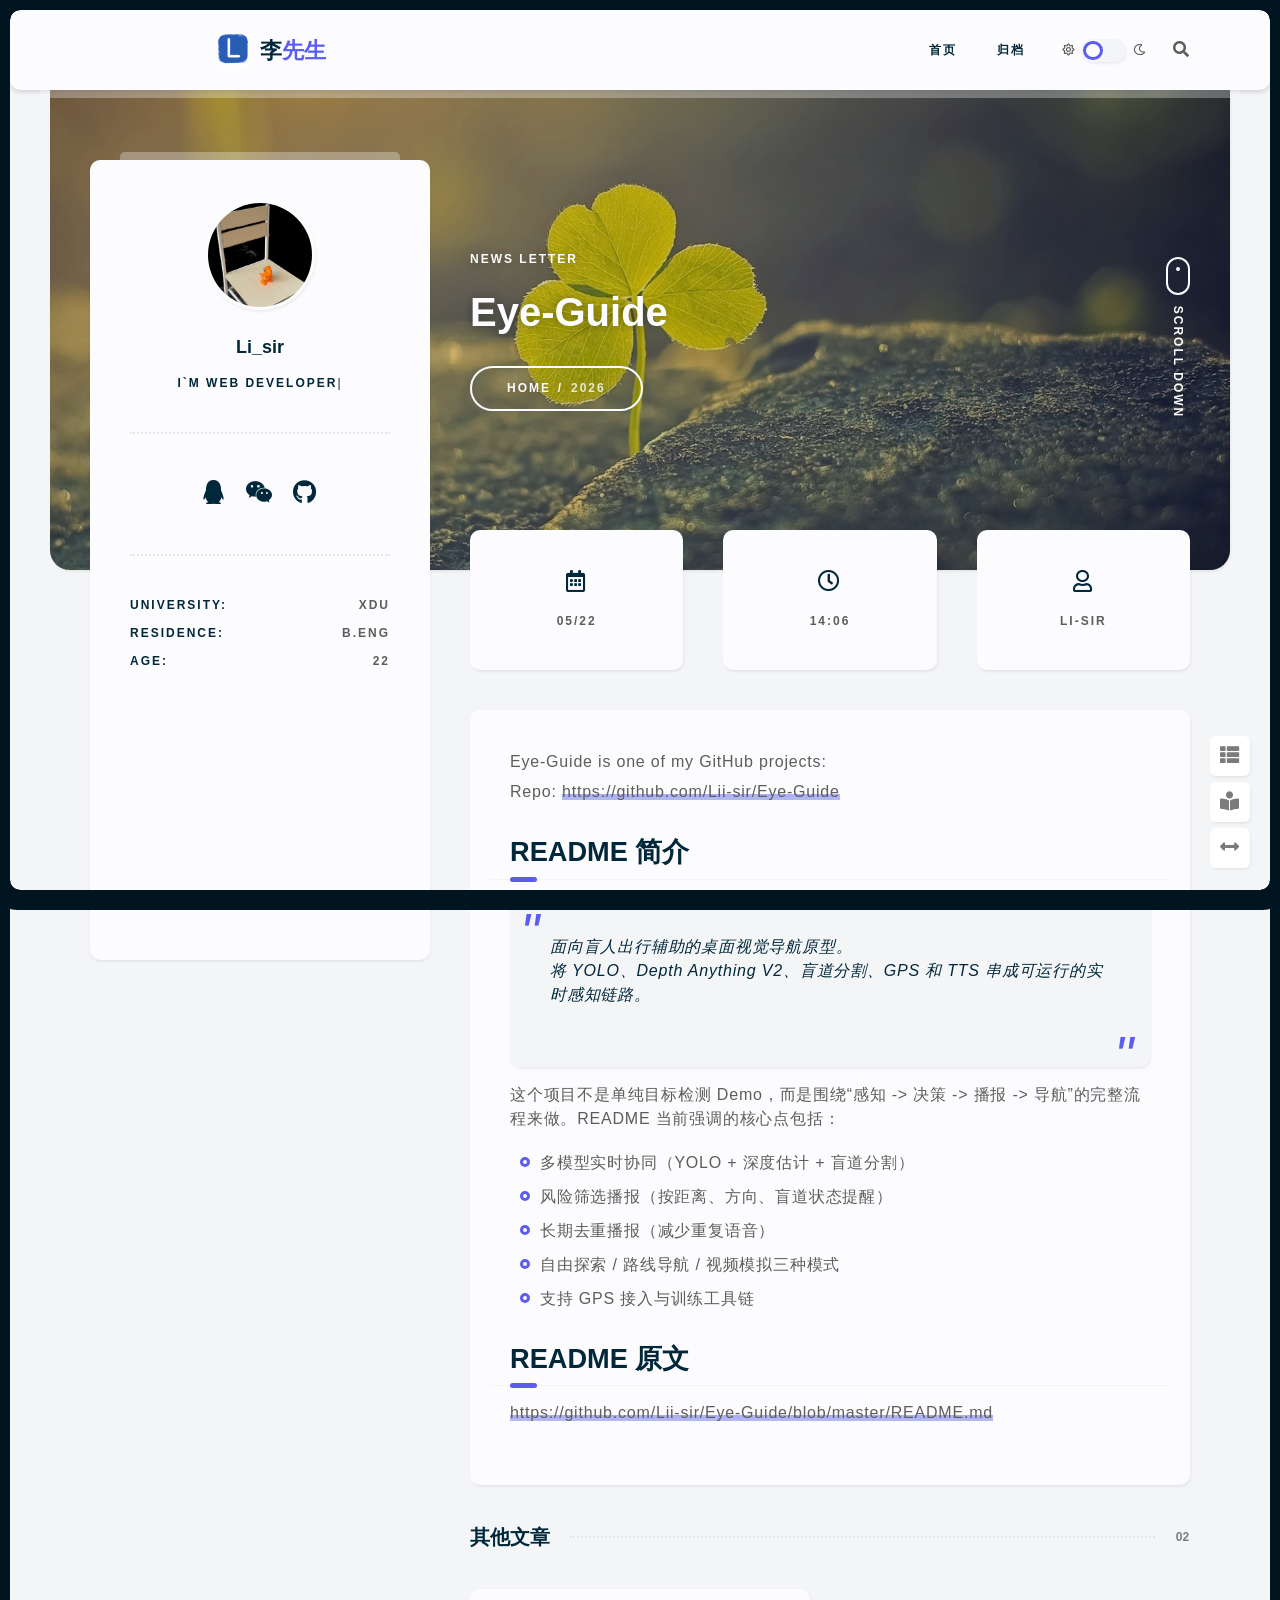
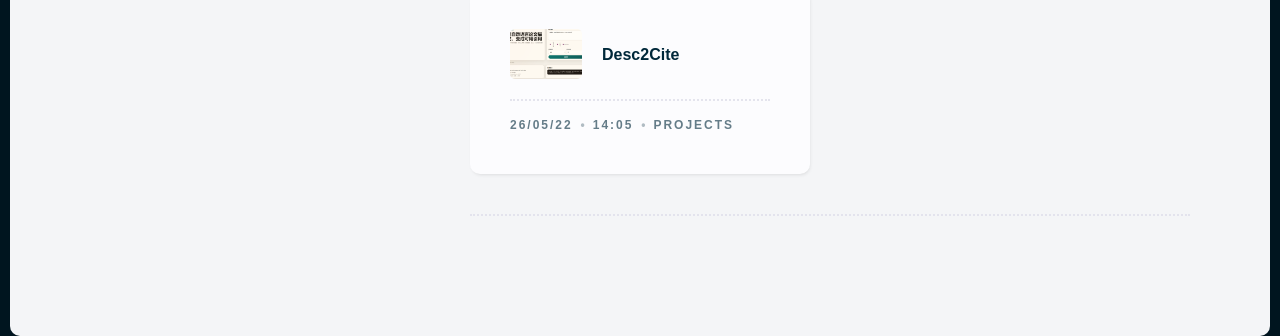
<file: 2026/05/22/eye-guide/index.html>
<!DOCTYPE html>
<html lang="zh-Hans">

<head>
  <meta http-equiv="content-type" content="text/html; charset=utf-8">
<meta name="x5-fullscreen" content="true">
<meta name="full-screen" content="yes">
<meta name="theme-color" content="#317EFB" />
<meta content="width=device-width, initial-scale=1.0, maximum-scale=5.0, user-scalable=0" name="viewport">
<meta name="description" content="Eye-Guide is one of my GitHub projects: Repo: https:&#x2F;&#x2F;github.com&#x2F;Lii-sir&#x2F;Eye-Guide README 简介 面向盲人出行辅助的桌面视觉导航原型。将 YOLO、Depth Anything V2、盲道分割、GPS 和 TTS 串成可运行的实时感知链路。  这个项目不是单纯目标检测 Demo，而是围绕“感知 -&gt; 决策">
<meta property="og:type" content="article">
<meta property="og:title" content="Eye-Guide">
<meta property="og:url" content="https://hexo-theme-async.imalun.com/2026/05/22/eye-guide/index.html">
<meta property="og:site_name" content="Hexo-theme-async">
<meta property="og:description" content="Eye-Guide is one of my GitHub projects: Repo: https:&#x2F;&#x2F;github.com&#x2F;Lii-sir&#x2F;Eye-Guide README 简介 面向盲人出行辅助的桌面视觉导航原型。将 YOLO、Depth Anything V2、盲道分割、GPS 和 TTS 串成可运行的实时感知链路。  这个项目不是单纯目标检测 Demo，而是围绕“感知 -&gt; 决策">
<meta property="og:locale">
<meta property="article:published_time" content="2026-05-22T06:06:00.000Z">
<meta property="article:modified_time" content="2026-05-22T06:22:52.379Z">
<meta property="article:author" content="Li-sir">
<meta property="article:tag" content="Python">
<meta property="article:tag" content="GitHub">
<meta property="article:tag" content="Computer Vision">
<meta name="twitter:card" content="summary">


<title >Eye-Guide</title>

<!-- Favicon -->

    <link href='/img/favicon_L.png?v=0.0.0' rel='icon' type='image/png' sizes='16x16' ></link>


    <link href='/img/favicon_L.png?v=0.0.0' rel='icon' type='image/png' sizes='32x32' ></link>




<!-- Plugin -->




    
<link rel="stylesheet" href="/css/plugins/bootstrap.row.css">

    
<link rel="stylesheet" href="https://npm.elemecdn.com/@fancyapps/ui@4.0/dist/fancybox.css">

    
    




<!-- Icon -->

    
<link rel="stylesheet" href="/css/plugins/font-awesome.min.css">




<!-- Variable -->
<script>window.ASYNC_CONFIG = {"hostname":"hexo-theme-async.imalun.com","author":"Li-sir","root":"/","typed_text":["Web Developer"],"theme_version":"0.0.0","theme":{"switch":true,"default":"style-light"},"favicon":{"logo":"/img/favicon_L.png","icon16":"/img/favicon_L.png","icon32":"/img/favicon_L.png","apple_touch_icon":null,"webmanifest":null,"visibilitychange":true,"hidden":"/failure.ico","show_text":"(/≧▽≦/)咦！又好了！","hide_text":"(●—●)喔哟，崩溃啦！"},"i18n":{"placeholder":"搜索文章...","empty":"找不到您查询的内容: ${query}","hits":"找到 ${hits} 条结果","hits_time":"找到 ${hits} 条结果（用时 ${time} 毫秒）","author":"本文作者：","copyright_link":"本文链接：","copyright_license_title":"版权声明：","copyright_license_content":"本博客所有文章除特别声明外，均默认采用 undefined 许可协议。","copy_success":"复制成功","copy_failure":"复制失败","open_read_mode":"进入阅读模式","exit_read_mode":"退出阅读模式","notice_outdate_message":"距离上次更新已经 undefined 天了, 文章内容可能已经过时。","sticky":"置顶","just":"刚刚","min":"分钟前","hour":"小时前","day":"天前","month":"个月前"},"swup":true,"plugin":{"flickr_justified_gallery":"https://npm.elemecdn.com/flickr-justified-gallery@latest/dist/fjGallery.min.js"},"icons":{"sun":"far fa-sun","moon":"far fa-moon","play":"fas fa-play","email":"far fa-envelope","next":"fas fa-arrow-right","calendar":"far fa-calendar-alt","clock":"far fa-clock","user":"far fa-user","back_top":"fas fa-arrow-up","close":"fas fa-times","search":"fas fa-search","reward":"fas fa-hand-holding-usd","toc_tag":"fas fa-th-list","read":"fas fa-book-reader","arrows":"fas fa-arrows-alt-h","double_arrows":"fas fa-angle-double-down","copy":"fas fa-copy"},"icontype":"font","highlight":{"plugin":"highlighjs","theme":true,"copy":true,"lang":true,"title":"mac","height_limit":200},"toc":{"post_title":true},"live_time":{"start_time":"","prefix":"博客已萌萌哒运行 undefined 天"},"danmu":{"enable":true,"el":".trm-banner","avatar":false,"delayRange":5000,"speed":80},"covers":["/img/block.jpg","https://img2.wallspic.com/previews/7/6/8/1/7/171867/171867-wu_kong-chao_ji_sai_ya_ren-sai_ya_ren-zamasu-long_zhu-500x.jpg","https://img3.wallspic.com/previews/2/0/1/8/6/168102/168102-yi_shu-ka_tong-mian_bu_biao_qing-kuai_le_de-ji_qie-500x.jpg","https://img2.wallspic.com/previews/2/6/4/3/7/173462/173462-qi_fen-zi_se_de-zi_ran_jing_guan-yu_hui-de_ping_xian-500x.jpg","https://img2.wallspic.com/previews/3/3/9/1/3/131933/131933-mo_xing-xiao_jie-huang_se_de-nu_hai-fa_xing-500x.jpg","https://img1.wallspic.com/previews/8/3/4/6/2/126438/126438-wei_lai_zhu_yi-shu_ma_yi_shu-jie_duan-zi_ben_shi-yi_shu-500x.jpg","https://img2.wallspic.com/previews/0/1/5/0/7/170510/170510-guang-azure-zi_se_de-zi_ran_huan_jing-zi_ran_jing_guan-500x.jpg","https://img2.wallspic.com/previews/3/6/9/6/5/156963/156963-yi_shu-qi_fen-yu_hui-shou_shi-ren_men_zai_zi_ran_jie-500x.jpg","https://img1.wallspic.com/previews/0/9/3/5/6/165390/165390-qi_fen-zi_se_de-zi_ran_huan_jing-zi_ran_jing_guan-tian_wen_xue_dui_xiang-500x.jpg","https://img3.wallspic.com/previews/2/8/6/1/7/171682/171682-yi_kuai-xing_zhi-ye_ti-yi_shu-shui_xia-500x.jpg","https://img1.wallspic.com/previews/7/1/9/9/89917/89917-bo_xi_ta_nuo-an_zhuang_de_feng_jing-cheng_shi-suo_lun_tuo-shan_zhan-500x.jpg","https://img1.wallspic.com/previews/6/2/3/5/6/165326/165326-pang_ke2077-pang_ke-qi_fen-xing_zhi-zi_se_de-500x.jpg","https://img2.wallspic.com/previews/8/9/4/5/6/165498/165498-ka_tong-tao-pin_hong_se-zhang_zhang_de_tou_fa-ji_qie-500x.jpg","https://img3.wallspic.com/previews/5/7/4/2/7/172475/172475-yi_shu-tao-tou_fa-ka_tong-500x.jpg","https://img2.wallspic.com/previews/5/0/9/0/70905/70905-hai_yang-ma_er_dai_fu-tian_kong-du_jia_cun-huan_jiao-500x.jpg","https://img3.wallspic.com/previews/4/3/4/8/6/168434/168434-xing_zhi-zi_ran_jing_guan-dan_huang-shui_dao-zhi_bei-500x.jpg","https://img2.wallspic.com/previews/6/5/4/5/6/165456/165456-giy_fu_gang-e_mo_sha_shoukimetsu_no_yaiba-shan_zi_de_yi_shu-zi_se_de-dian_lan_se_de-500x.jpg","https://img1.wallspic.com/previews/5/4/0/4/7/174045/174045-jian_ying-qi_fen-ren_men_zai_zi_ran_jie-tian_wen_xue_dui_xiang-yi_shu-500x.jpg","https://img1.wallspic.com/previews/9/3/1/6/5/156139/156139-feng_jing_hua-yi_shu-shu_ma_yi_shu-qi_fen-sheng_tai_qu-500x.jpg","https://img2.wallspic.com/previews/7/6/4/5/7/175467/175467-wo_de_xue_shu_jie_de_ying_xiong-tao-yi_shu-ka_tong-azure-500x.jpg","https://img1.wallspic.com/previews/3/7/0/0/7/170073/170073-liang_ge_ling-ka_tong-shou_shi-chuang_zao_xing_de_yi_shu-hong_se_de-500x.jpg","https://img1.wallspic.com/previews/1/8/3/6/6/166381/166381-shi_zi-xin_ba-bai_se_shi_zi-hu_xu-mao_ke-500x.jpg","https://img3.wallspic.com/previews/4/2/2/3/7/173224/173224-ri_luo-shui_zi_yuan-qi_fen-yu_hui-zi_se_de-500x.jpg","https://img1.wallspic.com/previews/7/5/7/9/6/169757/169757-ji_bo_li_de_bo_wu_guan-zi_ran_jing_guan-yi_shu-ji_yun-500x.jpg","https://img1.wallspic.com/previews/5/2/0/6/7/176025/176025-qi_fen-tian_wen_xue_dui_xiang-yi_shu-dian_lan_se_de-yuan_quan-500x.jpg","https://img3.wallspic.com/previews/6/5/8/1/4/141856/141856-hen_ku_de-hui_hua-yu_yan_jing_tou-zhai_nan-tu_xing_she_ji-500x.jpg","https://img1.wallspic.com/previews/2/1/6/5/6/165612/165612-kimetsu_no_yaiba-e_mo_sha_shoukimetsu_no_yaiba-tao-tou_fa-wai_tao-500x.jpg","https://img3.wallspic.com/previews/5/1/0/2/4/142015/142015-feng_ge-ka_ka_xi_qi_mu-huo_ying_ren_zhe-tu_xing_she_ji-shi_jue_yi_shu-500x.jpg","https://img1.wallspic.com/previews/8/8/7/8/5/158788/158788-e_mo_sha_shoukimetsu_no_yaiba-shnen_man_hua-tao-ka_tong-azure-500x.jpg"],"search":{"enable":true,"type":"local","href":"https://www.google.com/search?q=site:","domain":null,"preload":true,"trigger":"auto","path":"search.xml"}};</script>
<script id="async-page-config">window.PAGE_CONFIG = {"isPost":true,"isHome":false,"postUpdate":"2026-05-22 14:22:52"};</script>

<!-- Theme mode css -->
<link data-swup-theme rel="stylesheet" href="/css/index.css?v=0.0.0" id="trm-switch-style">
<script>
    let defaultMode = ASYNC_CONFIG.theme.default !=='auto' ?  ASYNC_CONFIG.theme.default : (window.matchMedia("(prefers-color-scheme: light)").matches ? 'style-light' : 'style-dark')
    let catchMode = localStorage.getItem('theme-mode') || defaultMode;
    let type = catchMode === 'style-dark' ? 'add' : 'remove';
    document.documentElement.classList[type]('dark')
</script>

<!-- CDN -->


    
    



<!-- Site Analytics -->

 
<meta name="generator" content="Hexo 6.3.0"></head>

<body>

  <!-- app wrapper -->
  <div class="trm-app-frame">

    <!-- page preloader -->
    <div class="trm-preloader">
    <div class="trm-holder">
        <div class="preloader">
            <div></div>
            <div></div>
            <div></div>
            <div></div>
            <div></div>
            <div></div>
            <div></div>
            <div></div>
            <div></div>
            <div></div>
        </div>
    </div>
</div>
    <!-- page preloader end -->

    <!-- change mode preloader -->
    <div class="trm-mode-swich-animation-frame">
    <div class="trm-mode-swich-animation">
        <i class="i-sun"><i class="iconfont far fa-sun"></i></i>
        <div class="trm-horizon"></div>
        <i class="i-moon"><i class="iconfont far fa-moon"></i></i>
    </div>
</div>
    <!-- change mode preloader end -->

      <!-- scroll container -->
      <div id="trm-dynamic-content" class="trm-swup-animation">
        <div id="trm-scroll-container" class="trm-scroll-container" style="opacity: 0">
            <!-- top bar -->
            <header class="trm-top-bar">
	<div class="container">
		<div class="trm-left-side">
			<!-- logo -->
<a href="/" class="trm-logo-frame trm-anima-link">
    
        <img alt="logo" src="/img/favicon_L.png">
    
    
        <div class="trm-logo-text">
            李<span>先生</span>
        </div>
    
</a>
<!-- logo end -->
		</div>
		<div class="trm-right-side">
			<!-- menu -->
<div class="trm-menu">
    <nav>
        <ul>
            
            <li class="menu-item-has-children ">
                <a  href="/" target="">
                    首页
                </a>
                
            </li>
            
            <li class="menu-item-has-children ">
                <a  href="/archives/" target="">
                    归档
                </a>
                
                <ul>
                    
                    <li>
                        <a  href="/tags/" target="">
                            标签
                        </a>
                    </li>
                    
                    <li>
                        <a  href="/categories/" target="">
                            分类
                        </a>
                    </li>
                    
                </ul>
                
            </li>
            
        </ul>
    </nav>
</div>
<!-- menu end -->
			
    <!-- mode switcher place -->
    <div class="trm-mode-switcher-place">
        <div class="trm-mode-switcher">
            <i class="iconfont far fa-sun"></i>
            <input class="tgl tgl-light" id="trm-swich" type="checkbox">
            <label class="trm-swich" for="trm-swich"></label>
            <i class="iconfont far fa-moon"></i>
        </div>
    </div>
    <!-- mode switcher place end -->

			
    
    <div id="trm-search-btn" class="trm-search-btn">
        <i class="iconfont fas fa-search"></i>
    </div>
     

		</div>
		<div class="trm-menu-btn">
			<span></span>
		</div>
	</div>
</header>
            <!-- top bar end -->

            <!-- body -->
            
<div class="trm-content-start">
    <!-- banner -->
    <div class="trm-banner">
    
    <!-- banner cover -->
    <img style="object-position:top;object-fit:cover;" alt="banner" class="trm-banner-cover" src="/img/background.jpg">
    <!-- banner cover end -->
    

    <!-- banner content -->
    <div class="trm-banner-content trm-overlay">
        <div class="container">
            <div class="row">
                
                <div class="col-lg-4"></div>
                
                <div class="col-lg-8">

                    <!-- banner title -->
                    <div class="trm-banner-text ">
                        <div class="trm-label trm-mb-20">
                            NEWS LETTER
                        </div>
                        <h1 class="trm-mb-30 trm-hsmb-font">
                            Eye-Guide
                        </h1>

                        
                            <ul class="trm-breadcrumbs trm-label">
                                <li>
                                    <a href="/" class="trm-anima-link">Home</a>
                                </li>
                                <li>
                                    <span>
                                        2026
                                    </span>
                                </li>
                            </ul>
                        
                    </div>
                    <!-- banner title end -->

                    <!-- scroll hint -->
                    <span id="scroll-triger" class="trm-scroll-hint-frame">
                        <div class="trm-scroll-hint"></div>
                        <span class="trm-label">Scroll down</span>
                    </span>
                    <!-- scroll hint end -->

                </div>
            </div>
        </div>
    </div>
    <!-- banner content end -->
</div>
    <!-- banner end -->
    <div class="container">
        <div class="row">
            
                <div class="trm-page-sidebar col-lg-4 hidden-sm">
                    <!-- main card -->
                    <div class="trm-main-card-frame trm-sidebar">
    <div class="trm-main-card"> 
        <!-- card header -->
<div class="trm-mc-header">
    <div class="trm-avatar-frame trm-mb-20">
        <img alt="Avatar" class="trm-avatar" src="/img/lxd.png">
    </div>
    <h5 class="trm-name trm-mb-15">
        Li_sir
    </h5>
    
        <div class="trm-label">
            I`m
            <span class="trm-typed-text">
                <!-- Words for theme.user.typedText -->
            </span>
        </div>
    
</div>
<!-- card header end -->
        <!-- sidebar social -->

<div class="trm-divider trm-mb-40 trm-mt-40"></div>
<div class="trm-social">
    
        <a href="/img/qq.jpg" title="QQ" rel="nofollow" target="_blank">
            <i class="iconfont fab fa-qq"></i>
        </a>
    
        <a href="/img/wechat.jpg" title="WeChat" rel="nofollow" target="_blank">
            <i class="iconfont fab fa-weixin"></i>
        </a>
    
        <a href="https://github.com/Lii-sir" title="Github" rel="nofollow" target="_blank">
            <i class="iconfont fab fa-github"></i>
        </a>
    
</div>

<!-- sidebar social end -->
        <!-- info -->
<div class="trm-divider trm-mb-40 trm-mt-40"></div>
<ul class="trm-table trm-mb-20">
    
        <li>
            <div class="trm-label">
                university:
            </div>
            <div class="trm-label trm-label-light">
                xdu
            </div>
        </li>
    
        <li>
            <div class="trm-label">
                residence:
            </div>
            <div class="trm-label trm-label-light">
                B.Eng
            </div>
        </li>
    
        <li>
            <div class="trm-label">
                age:
            </div>
            <div class="trm-label trm-label-light">
                22
            </div>
        </li>
    
</ul>
<!-- info end -->

        
    </div>
</div>
                    <!-- main card end -->
                </div>
            
            <div class="trm-page-content col-lg-8">
                <div id="trm-content" class="trm-content">
                    <div class="trm-post-info row hidden-sm">
    <div class="col-sm-4">
        <div class="trm-card trm-label trm-label-light text-center">
            <i class="iconfont far fa-calendar-alt trm-icon"></i><br>
            05/22
        </div>
    </div>
    <div class="col-sm-4">
        <div class="trm-card trm-label trm-label-light text-center">
            <i class="iconfont far fa-clock trm-icon"></i><br>
            14:06
        </div>
    </div>
    <div class="col-sm-4">
        <div id="post-author" class="trm-card trm-label trm-label-light text-center">
            <i class="iconfont far fa-user trm-icon"></i><br>
            Li-sir
        </div>
    </div>
</div>
<div class="trm-card ">
    <article id="article-container" class="trm-publication">
    <p>Eye-Guide is one of my GitHub projects:</p>
<p>Repo: <a target="_blank" rel="noopener" href="https://github.com/Lii-sir/Eye-Guide">https://github.com/Lii-sir/Eye-Guide</a></p>
<h2 id="README-简介"><a href="#README-简介" class="headerlink" title="README 简介"></a>README 简介</h2><blockquote>
<p>面向盲人出行辅助的桌面视觉导航原型。<br>将 YOLO、Depth Anything V2、盲道分割、GPS 和 TTS 串成可运行的实时感知链路。</p>
</blockquote>
<p>这个项目不是单纯目标检测 Demo，而是围绕“感知 -&gt; 决策 -&gt; 播报 -&gt; 导航”的完整流程来做。README 当前强调的核心点包括：</p>
<ul>
<li>多模型实时协同（YOLO + 深度估计 + 盲道分割）</li>
<li>风险筛选播报（按距离、方向、盲道状态提醒）</li>
<li>长期去重播报（减少重复语音）</li>
<li>自由探索 &#x2F; 路线导航 &#x2F; 视频模拟三种模式</li>
<li>支持 GPS 接入与训练工具链</li>
</ul>
<h2 id="README-原文"><a href="#README-原文" class="headerlink" title="README 原文"></a>README 原文</h2><p><a target="_blank" rel="noopener" href="https://github.com/Lii-sir/Eye-Guide/blob/master/README.md">https://github.com/Lii-sir/Eye-Guide/blob/master/README.md</a></p>

</article>
</div>
<div class="trm-post-next-prev row">
    <div class="col-lg-12">
        <!-- title -->
        <h5 class="trm-title-with-divider">
            其他文章
            <span data-number="02"></span>
        </h5>
    </div>
    
    
        <div class="col-lg-6">
    <div class="trm-older-publications-card trm-scroll-animation trm-active-el">
        <div class="trm-older-publication">
            
            <a class="trm-op-top trm-anima-link" href="/2026/05/22/desc2cite/">
                <span class="trm-op-cover">
                    <img alt="cover" class="no-fancybox" src="/img/desc2cite.png">
                </span>
                <h6 class="trm-op-title">Desc2Cite</h6>
            </a>
            <div class="trm-divider trm-mb-15 trm-mt-20"></div>
            <ul class="trm-card-data trm-label">
                <li>26/05/22</li>
                <li>14:05</li>
                <li>Projects</li>
            </ul>
        </div>
    </div>
</div>
    
</div>

    




                    <div class="trm-divider footer-divider"></div>

                    <!-- footer -->
                    <footer class="trm-footer-card trm-scroll-animation">

    

    

      

     

     
</footer>
                    <!-- footer end -->

                </div>
            </div>
        </div>
    </div>
</div>
            <!-- body end -->

            

    <div id="post-toc" class="trm-post-toc">
      <div class="trm-post-toc-header">
        目录导航
				<span id="post-toc-top">
					置顶
				</span>
      </div>
      <div class="trm-post-toc-content">
        <ol class="trm-toc"><li class="trm-toc-item trm-toc-level-2" title="README 简介"><a rel="nofollow" class="trm-toc-link" href="#README-简介"><span class="trm-toc-text">README 简介</span></a></li><li class="trm-toc-item trm-toc-level-2" title="README 原文"><a rel="nofollow" class="trm-toc-link" href="#README-原文"><span class="trm-toc-text">README 原文</span></a></li></ol>
      </div>
    </div>

            
<div class="trm-fixed-container">
    
        <div class="trm-fixed-btn post-toc-btn" data-title="目录">
            <i class="iconfont fas fa-th-list"></i>
        </div>
    
    
        <div class="trm-fixed-btn" data-title="阅读模式" onclick="asyncFun.switchReadMode()">
            <i class="iconfont fas fa-book-reader"></i>
        </div>
    
    
        <div class="trm-fixed-btn hidden-md" data-title="单栏和双栏切换" onclick="asyncFun.switchSingleColumn()">
            <i class="iconfont fas fa-arrows-alt-h"></i>
        </div>
    
    <div id="trm-back-top" class="trm-fixed-btn" data-title="回到顶部">
        <i class="iconfont fas fa-arrow-up"></i>
    </div>
</div>
        </div>
      </div>
      <!-- scroll container end -->
  </div>
  <!-- app wrapper end -->

  
    <div class="trm-search-popup">
        <div class="trm-search-wrapper">
            <div class="form trm-search-form">
                <div class="trm-search-input-icon">
                    <i class="iconfont fas fa-search"></i>
                </div>
                <input class="trm-search-input" type="text" placeholder="搜索文章...">
                <div class="trm-search-btn-close">
                    <i class="iconfont fas fa-times"></i>
                </div>
            </div>
            <div class="trm-search-result-container">
                <div class="trm-search-empty">
                    请输入关键词进行搜索
                </div>
            </div>
            <div class="trm-search-footer">
                <div class="trm-search-stats"></div>
                <ul class="trm-search-commands">
                    <li>
                        <kbd class="command-palette-commands-key">
                            <svg width="15" height="15" aria-label="Escape key" role="img">
                                <g fill="none" stroke="currentColor" stroke-linecap="round" stroke-linejoin="round"
                                    stroke-width="1.2">
                                    <path
                                        d="M13.6167 8.936c-.1065.3583-.6883.962-1.4875.962-.7993 0-1.653-.9165-1.653-2.1258v-.5678c0-1.2548.7896-2.1016 1.653-2.1016.8634 0 1.3601.4778 1.4875 1.0724M9 6c-.1352-.4735-.7506-.9219-1.46-.8972-.7092.0246-1.344.57-1.344 1.2166s.4198.8812 1.3445.9805C8.465 7.3992 8.968 7.9337 9 8.5c.032.5663-.454 1.398-1.4595 1.398C6.6593 9.898 6 9 5.963 8.4851m-1.4748.5368c-.2635.5941-.8099.876-1.5443.876s-1.7073-.6248-1.7073-2.204v-.4603c0-1.0416.721-2.131 1.7073-2.131.9864 0 1.6425 1.031 1.5443 2.2492h-2.956">
                                    </path>
                                </g>
                            </svg>
                        </kbd>
                        <span class="command-palette-Label">to close</span>
                    </li>
                </ul>
            </div>
        </div>
    </div>

  <!-- Plugin -->




    
<script src="https://npm.elemecdn.com/swup@2.0.19/dist/swup.min.js"></script>

    
<script src="https://npm.elemecdn.com/@fancyapps/ui@4.0/dist/fancybox.umd.js"></script>

    

    
        <script src="/js/plugins/typing.js?v=0.0.0"></script>
    

    
        
<script src="https://npm.elemecdn.com/hexo-generator-searchdb@1.4.0/dist/search.js"></script>

        <script src="/js/plugins/local_search.js?v=0.0.0"></script>
    

    <!-- 数学公式 -->
    

    <!-- 评论插件 -->
    
        

        
    

		
			<script src="/js/plugins/danmu.js?v=0.0.0"></script>
		




    <!-- Service Worker -->
    
    <!-- baidu push -->
    
    <script data-swup-reload-script>
        (function () {
            var bp = document.createElement('script');
            var curProtocol = window.location.protocol.split(':')[0];
            if (curProtocol === 'https') {
                bp.src = 'https://zz.bdstatic.com/linksubmit/push.js';
            }
            else {
                bp.src = 'http://push.zhanzhang.baidu.com/push.js';
            }
            var s = document.getElementsByTagName("script")[0];
            s.parentNode.insertBefore(bp, s);
        })();
    </script>



<script id="async-script" src="/js/main.js?v=0.0.0"></script>

<!-- CDN -->


    
<script src="/demo.js"></script>


    

    



</body>

</html>
</file>
<file: css/index.css>
:root .trm-dark-icon {
  display: none;
}
:root.dark .trm-dark-icon {
  display: block;
}
:root.dark .trm-light-icon {
  display: none;
}
.click-animation:active {
  animation: linear 0.2s clickanimation forwards;
}
.shadow {
  transition: all 0.4s ease-in-out, box-shadow 0.3s ease;
  box-shadow: var(--box-shadow);
}
.shadow:hover {
  box-shadow: var(--box-shadow-hover);
}
@keyframes clickanimation {
  0% {
    transform: scale(1);
  }
  100% {
    transform: scale(0.97);
  }
}
:root {
  --primary: #afb42b;
  --primary-70: rgba(175, 180, 43, 0.7);
  --primary-50: rgba(175, 180, 43, 0.5);
  --primary-30: rgba(175, 180, 43, 0.3);
  --primary-weak: #c0ca33;
  --primary-weak-50: rgba(192, 202, 51, 0.5);
  --body-color: #5d5d5e;
  --body-color-5: rgba(93, 93, 94, 0.05);
  --body-bg-color: #00151f;
  --theme-color: #00283a;
  --theme-bg-color: #fcfcfe;
  --theme-bg-color-80: rgba(252, 252, 254, 0.8);
  --theme-bg2-color: #f4f5f7;
  --box-shadow: 1px 2px 4px -2px rgba(0, 0, 0, 0.15);
  --box-shadow-hover: 2px 2px 4px -2px #797979ab;
  --border-dotted: dotted 2px rgba(225, 225, 235, 0.9);
  --preloader-background: #00283a;
  --top-bar-box-shadow: 0 2px 4px 0 rgba(0, 0, 0, 0.15);
  --card-padding: 40px;
  --card-bottom-card: 40px;
  --card-border-radius: 10px;
  --card-top-color: #ffffff;
  --card-top-bg-color: #ff6a00;
  --card-cover-bg-color: #e9e9e9;
  --tabele-thead-bg-color: rgba(153, 169, 191, 0.1);
  --tabele-thead-border-color: #eee;
  --tab-border-color: #f1f1f1;
  --tab-botton-bg-color: #f1f1f1;
  --tab-botton-color: #7b7b7d;
  --tab-button-hover-bg-color: #eeeeee;
  --tab-button-active-bg-color: #ffffff;
  --fixed-button-bg-color: #ffffff;
  --fixed-button-color: #7b7b7d;
  --code-bg-color: #f1f1f1;
  --code-color: #476582;
  --notice-outdate-bg: #ffe6e6;
  --notice-outdate-color: #ff6666;
  --notice-outdate-border: #ff8080;
  --scroll-progress-bg-color: linear-gradient(#ffdddd, #e9ddff);
  --note-info-bg-color: #65758529;
  --note-tip-bg-color: #646cff29;
  --note-warning-bg-color: #eab30829;
  --note-danger-bg-color: #f43f5e29;
  --selection-bg-color: #1f2d3d;
  --selection-color: #f1f1f1;
}
:root.dark {
  --primary: #afb42b;
  --primary-70: rgba(175, 180, 43, 0.7);
  --primary-50: rgba(175, 180, 43, 0.5);
  --primary-30: rgba(175, 180, 43, 0.3);
  --primary-weak: #c0ca33;
  --primary-weak-50: rgba(192, 202, 51, 0.5);
  --body-color: #d1d9e9b3;
  --body-color-5: rgba(209, 217, 233, 0.05);
  --body-bg-color: #00151f;
  --theme-color: #dedee0;
  --theme-bg-color: #00283a;
  --theme-bg-color-80: rgba(0, 40, 58, 0.8);
  --theme-bg2-color: #02162b;
  --box-shadow: 0 2px 4px -2px rgba(0, 0, 0, 0.6);
  --box-shadow-hover: 2px 2px 4px -2px #282828fc;
  --border-dotted: dotted 2px rgba(225, 225, 235, 0.15);
  --preloader-background: #dedee0;
  --top-bar-box-shadow: 0 2px 4px 0 rgba(0, 0, 0, 0.6);
  --card-cover-bg-color: #162e38;
  --tabele-thead-bg-color: #525f663d;
  --tabele-thead-border-color: #ffffff1c;
  --tab-border-color: #063c54;
  --tab-botton-bg-color: #063c54;
  --tab-botton-color: #dedee0;
  --tab-button-hover-bg-color: #003146;
  --tab-button-active-bg-color: #042838;
  --fixed-button-bg-color: #063c54;
  --fixed-button-color: #dedee0;
  --code-bg-color: #3a3a3a;
  --code-color: #c9def1;
  --notice-outdate-bg: #403131;
  --notice-outdate-color: #ff6565;
  --notice-outdate-border: #bb1e1e;
  --scroll-progress-bg-color: linear-gradient(#82df7a80, #82df7a80);
  --selection-bg-color: #f1f1f1;
  --selection-color: #1f2d3d;
}
/* @media (prefers-color-scheme: dark) {
    :root {
        .dark()
    }
} */
@media (max-width: 768px) {
  :root {
    --card-padding: 20px;
    --card-bottom-card: 10px;
    --card-border-radius: 6px;
  }
  :root blockquote:before {
    top: 0;
  }
}
*,
::after,
::before {
  box-sizing: border-box;
  scrollbar-width: thin;
  scrollbar-color: var(--primary-50, #afb42b) transparent;
}
body {
  font-weight: 500;
  color: var(--body-color, #7b7b7d);
  background-color: var(--body-bg-color);
  letter-spacing: 0.05em;
  overflow-x: hidden;
  margin: 0;
  margin-right: calc(100% - 100vw);
  padding: 10px;
  height: 100vh;
  scroll-behavior: smooth;
  -webkit-font-smoothing: antialiased;
}
body::before {
  content: "";
  position: fixed;
  left: 10px;
  top: 10px;
  width: calc(100% - 20px);
  height: calc(100% - 20px);
  z-index: 9999;
  pointer-events: none;
  box-shadow: 0 0 0 20px var(--body-bg-color);
  border-radius: 10px;
  outline: var(--body-bg-color) solid 10px;
}
a,
a:hover {
  color: inherit;
  text-decoration: none;
}
a:focus {
  outline: inherit;
}
button {
  cursor: pointer;
}
.h1,
.h2,
.h3,
.h4,
.h5,
.h6,
h1,
h2,
h3,
h4,
h5,
h6 {
  line-height: 1.2;
  letter-spacing: 0;
  font-weight: 800;
  color: var(--theme-color, #00283a);
  margin-bottom: 0;
  margin-top: 0;
}
.h1,
h1 {
  font-size: 2.5rem;
}
.h2,
h2 {
  font-size: 2rem;
}
.h3,
h3 {
  font-size: 1.75rem;
}
.h4,
h4 {
  font-size: 1.5rem;
}
.h5,
h5 {
  font-size: 1.25rem;
}
.h6,
h6 {
  font-size: 1rem;
}
p {
  margin: 0;
}
.trm-text-sm {
  font-size: 12px;
}
.trm-text-lg {
  font-size: 16px;
}
.trm-contrast {
  color: var(--theme-color, #00283a) !important;
  opacity: 1 !important;
}
.trm-accent-color {
  color: var(--primary, #afb42b);
}
.trm-label {
  text-transform: uppercase;
  font-size: 12px;
  font-weight: 700;
  letter-spacing: 2px;
  color: var(--theme-color, #00283a);
  transition: all 0.4s ease-in-out;
}
.trm-label.trm-label-light {
  color: var(--body-color, #7b7b7d);
}
.trm-label.trm-label-color {
  color: var(--primary, #afb42b);
}
a.trm-label svg,
a.trm-label i {
  margin-left: 10px;
}
a.trm-label .arrow-right {
  margin-left: 5px;
  transition: all 0.4s ease-in-out;
}
a.trm-label:focus,
a.trm-label:hover {
  outline: inherit;
  color: var(--primary, #afb42b);
}
a.trm-label:focus .arrow-right,
a.trm-label:hover .arrow-right,
a.trm-label:focus .arrow-right,
a.trm-label:hover .arrow-right {
  transform: translateX(5px);
  color: inherit;
}
.trm-scroll-animation {
  transform: translateY(30px) scale(1.02);
  opacity: 0;
  transition: all 0.6s ease-in-out;
}
.trm-scroll-animation.trm-active-el {
  opacity: 1;
  transform: translateY(0) scale(1);
}
.trm-swup-animation {
  transition: all 0.6s ease-in-out;
  transition-delay: 0.6s;
}
html.is-animating .trm-preloader {
  opacity: 1;
  transition-delay: 0s;
  pointer-events: all;
  z-index: 100;
}
html.is-animating .trm-swup-animation {
  opacity: 0;
  transition-delay: 0s;
}
.trm-just-img {
  width: 100%;
  border-radius: 5px;
}
.trm-glow {
  animation-duration: 2s;
  animation-iteration-count: infinite;
  animation-name: glowing;
  animation-direction: alternate;
}
@keyframes glowing {
  0% {
    box-shadow: 0 0 0 transparent;
  }
  100% {
    box-shadow: 0 0 20px var(--primary-30, #afb42b);
  }
}
#trm-dynamic-content {
  height: 100%;
}
.trm-scroll-container {
  transition: opacity 0.6s;
}
.symbol-icon {
  width: 1em;
  height: 1em;
  vertical-align: -0.15em;
  fill: currentColor;
  overflow: hidden;
}
.katex-display {
  overflow-y: hidden;
  overflow-x: auto;
  padding: 0.5rem;
}
*::-webkit-selection,
*::-moz-selection,
*::selection {
  color: var(--selection-color);
  background-color: var(--selection-bg-color);
}
::-webkit-scrollbar {
  width: 8px;
  height: 8px;
}
::-webkit-scrollbar-thumb {
  border-radius: 2px;
  background-color: var(--primary-50, #afb42b);
}
::-webkit-scrollbar-track {
  border-radius: 2px;
  background-color: var(--body-bg-color);
}
@media (max-width: 768px) {
  body::before {
    content: unset;
  }
}
.trm-p-10 {
  padding: 10px !important;
}
.trm-mb-10 {
  margin-bottom: 10px;
}
.trm-mt-10 {
  margin-top: 10px;
}
.trm-p-15 {
  padding: 15px !important;
}
.trm-mb-15 {
  margin-bottom: 15px;
}
.trm-mt-15 {
  margin-top: 15px;
}
.trm-p-20 {
  padding: 20px !important;
}
.trm-mb-20 {
  margin-bottom: 20px;
}
.trm-mt-20 {
  margin-top: 20px;
}
.trm-p-25 {
  padding: 25px !important;
}
.trm-mb-25 {
  margin-bottom: 25px;
}
.trm-mt-25 {
  margin-top: 25px;
}
.trm-p-30 {
  padding: 30px !important;
}
.trm-mb-30 {
  margin-bottom: 30px;
}
.trm-mt-30 {
  margin-top: 30px;
}
.trm-p-35 {
  padding: 35px !important;
}
.trm-mb-35 {
  margin-bottom: 35px;
}
.trm-mt-35 {
  margin-top: 35px;
}
.trm-p-40 {
  padding: 40px !important;
}
.trm-mb-40 {
  margin-bottom: 40px;
}
.trm-mt-40 {
  margin-top: 40px;
}
.trm-preloader {
  width: 100%;
  height: 100vh;
  position: fixed;
  top: 0;
  left: 0;
  display: flex;
  justify-content: center;
  align-items: center;
  opacity: 0;
  pointer-events: none;
  transition: all 0.6s ease-in-out;
}
.preloader {
  width: 45px;
  height: 45px;
  position: absolute;
  left: 50%;
  top: 50%;
  transform: translateX(-50%) translateY(-50%);
  animation: rotatePreloader 1.5s infinite ease-in;
}
@keyframes rotatePreloader {
  0% {
    transform: translateX(-50%) translateY(-50%) rotateZ(0deg);
  }
  100% {
    transform: translateX(-50%) translateY(-50%) rotateZ(-360deg);
  }
}
.preloader div {
  position: absolute;
  width: 100%;
  height: 100%;
  opacity: 0;
}
.preloader div:before {
  content: "";
  position: absolute;
  left: 50%;
  top: 0;
  width: 12%;
  height: 12%;
  background-color: var(--preloader-background, #00283a);
  transform: translateX(-50%);
  border-radius: 50%;
}
.preloader div:nth-child(1) {
  transform: rotateZ(0deg);
  animation: rotateCircle1 1.5s infinite linear;
  z-index: 9;
}
@keyframes rotateCircle1 {
  0% {
    opacity: 0;
  }
  0% {
    opacity: 1;
    transform: rotateZ(36deg);
  }
  7% {
    transform: rotateZ(0deg);
  }
  57% {
    transform: rotateZ(0deg);
  }
  100% {
    transform: rotateZ(-324deg);
    opacity: 1;
  }
}
.preloader div:nth-child(2) {
  transform: rotateZ(36deg);
  animation: rotateCircle2 1.5s infinite linear;
  z-index: 8;
}
@keyframes rotateCircle2 {
  5% {
    opacity: 0;
  }
  5.0001% {
    opacity: 1;
    transform: rotateZ(0deg);
  }
  12% {
    transform: rotateZ(-36deg);
  }
  62% {
    transform: rotateZ(-36deg);
  }
  100% {
    transform: rotateZ(-324deg);
    opacity: 1;
  }
}
.preloader div:nth-child(3) {
  transform: rotateZ(72deg);
  animation: rotateCircle3 1.5s infinite linear;
  z-index: 7;
}
@keyframes rotateCircle3 {
  10% {
    opacity: 0;
  }
  10.0002% {
    opacity: 1;
    transform: rotateZ(-36deg);
  }
  17% {
    transform: rotateZ(-72deg);
  }
  67% {
    transform: rotateZ(-72deg);
  }
  100% {
    transform: rotateZ(-324deg);
    opacity: 1;
  }
}
.preloader div:nth-child(4) {
  transform: rotateZ(108deg);
  animation: rotateCircle4 1.5s infinite linear;
  z-index: 6;
}
@keyframes rotateCircle4 {
  15% {
    opacity: 0;
  }
  15.0003% {
    opacity: 1;
    transform: rotateZ(-72deg);
  }
  22% {
    transform: rotateZ(-108deg);
  }
  72% {
    transform: rotateZ(-108deg);
  }
  100% {
    transform: rotateZ(-324deg);
    opacity: 1;
  }
}
.preloader div:nth-child(5) {
  transform: rotateZ(144deg);
  animation: rotateCircle5 1.5s infinite linear;
  z-index: 5;
}
@keyframes rotateCircle5 {
  20% {
    opacity: 0;
  }
  20.0004% {
    opacity: 1;
    transform: rotateZ(-108deg);
  }
  27% {
    transform: rotateZ(-144deg);
  }
  77% {
    transform: rotateZ(-144deg);
  }
  100% {
    transform: rotateZ(-324deg);
    opacity: 1;
  }
}
.preloader div:nth-child(6) {
  transform: rotateZ(180deg);
  animation: rotateCircle6 1.5s infinite linear;
  z-index: 4;
}
@keyframes rotateCircle6 {
  25% {
    opacity: 0;
  }
  25.0005% {
    opacity: 1;
    transform: rotateZ(-144deg);
  }
  32% {
    transform: rotateZ(-180deg);
  }
  82% {
    transform: rotateZ(-180deg);
  }
  100% {
    transform: rotateZ(-324deg);
    opacity: 1;
  }
}
.preloader div:nth-child(7) {
  transform: rotateZ(216deg);
  animation: rotateCircle7 1.5s infinite linear;
  z-index: 3;
}
@keyframes rotateCircle7 {
  30% {
    opacity: 0;
  }
  30.0006% {
    opacity: 1;
    transform: rotateZ(-180deg);
  }
  37% {
    transform: rotateZ(-216deg);
  }
  87% {
    transform: rotateZ(-216deg);
  }
  100% {
    transform: rotateZ(-324deg);
    opacity: 1;
  }
}
.preloader div:nth-child(8) {
  transform: rotateZ(252deg);
  animation: rotateCircle8 1.5s infinite linear;
  z-index: 2;
}
@keyframes rotateCircle8 {
  35% {
    opacity: 0;
  }
  35.0007% {
    opacity: 1;
    transform: rotateZ(-216deg);
  }
  42% {
    transform: rotateZ(-252deg);
  }
  92% {
    transform: rotateZ(-252deg);
  }
  100% {
    transform: rotateZ(-324deg);
    opacity: 1;
  }
}
.preloader div:nth-child(9) {
  transform: rotateZ(288deg);
  animation: rotateCircle9 1.5s infinite linear;
  z-index: 1;
}
@keyframes rotateCircle9 {
  40% {
    opacity: 0;
  }
  40.0008% {
    opacity: 1;
    transform: rotateZ(-252deg);
  }
  47% {
    transform: rotateZ(-288deg);
  }
  97% {
    transform: rotateZ(-288deg);
  }
  100% {
    transform: rotateZ(-324deg);
    opacity: 1;
  }
}
.preloader div:nth-child(10) {
  transform: rotateZ(324deg);
  animation: rotateCircle10 1.5s infinite linear;
  z-index: 0;
}
@keyframes rotateCircle10 {
  45% {
    opacity: 0;
  }
  45.0009% {
    opacity: 1;
    transform: rotateZ(-288deg);
  }
  52% {
    transform: rotateZ(-324deg);
  }
  102% {
    transform: rotateZ(-324deg);
  }
  100% {
    transform: rotateZ(-324deg);
    opacity: 1;
  }
}
.trm-app-frame {
  border-radius: 10px;
  width: 100%;
  overflow: hidden;
  background-color: var(--theme-bg2-color, #f4f5f7);
  transition: all 0.4s ease-in-out;
  /* .trm-hidden-switcher {
        display: none;
    } */
}
.trm-app-frame .trm-content-start {
  margin: 0 40px;
}
.trm-app-frame .trm-content-start .container .trm-content {
  margin-top: -40px;
  padding: 0 0 40px;
  z-index: 0;
  position: relative;
  z-index: 1;
}
@media (max-width: 992px) {
  body {
    background-color: var(--theme-bg2-color, #f4f5f7);
    overflow: hidden auto;
    padding: 0;
  }
  .trm-app-frame {
    height: unset;
    border-radius: 0;
  }
  .trm-app-frame .trm-content-start {
    margin: 0;
    z-index: 999;
  }
  .trm-app-frame .trm-content-start .container .trm-content {
    margin-top: 0px;
  }
}
@media (max-width: 768px) {
  .trm-app-frame .trm-content-start .container {
    padding: 0 10px;
  }
  .trm-app-frame .trm-content-start .container .trm-content {
    margin-top: 10px;
    padding: 0 0 20px;
  }
}
.trm-top-bar {
  position: fixed;
  left: 10px;
  right: 10px;
  z-index: 9;
  height: 80px;
  border-radius: var(--card-border-radius, 10px);
  box-shadow: var(--top-bar-box-shadow, 0 2px 4px 0 rgba(0, 0, 0, 0.15));
  background-color: var(--theme-bg-color, #fcfcfe);
}
.trm-top-bar:after {
  content: "";
  position: absolute;
  left: 30px;
  height: 8px;
  width: calc(100% - 60px);
  background-color: var(--theme-bg-color, #fcfcfe);
  border-radius: 0 0 5px 5px;
  opacity: 0.3;
}
.trm-top-bar .container {
  display: flex;
  justify-content: space-between;
  align-items: center;
}
.trm-top-bar .container .trm-left-side {
  height: 100%;
  display: flex;
  align-items: center;
  justify-content: center;
  width: 33%;
}
.trm-top-bar .container .trm-left-side .trm-logo-frame {
  display: flex;
  align-items: center;
  height: 80px;
}
.trm-top-bar .container .trm-left-side .trm-logo-frame .trm-logo-text {
  position: relative;
  font-weight: 900;
  font-size: 22px;
  color: var(--theme-color, #00283a);
  letter-spacing: 0;
}
.trm-top-bar .container .trm-left-side .trm-logo-frame .trm-logo-text span {
  color: var(--primary, #afb42b);
}
.trm-top-bar .container .trm-left-side .trm-logo-frame img {
  width: 32px;
  margin-right: 10px;
}
.trm-top-bar .container .trm-right-side {
  height: 100%;
  display: flex;
  align-items: center;
  width: 66%;
  justify-content: flex-end;
}
.trm-top-bar .container .trm-search-btn {
  cursor: pointer;
}
.trm-top-bar .container .trm-mode-switcher-place + .trm-search-btn {
  margin-left: 20px;
}
@media (max-width: 1200px) {
  .trm-top-bar .trm-logo-text {
    display: none;
  }
  .trm-top-bar .container .trm-left-side {
    justify-content: start;
  }
  .trm-top-bar .container .trm-right-side {
    border-radius: 0 0 10px 10px;
    padding: 0 0 40px;
    display: flex;
    flex-direction: column;
    background-color: var(--theme-bg-color, #fcfcfe);
    position: absolute;
    z-index: -1;
    top: 80px;
    left: 0;
    height: auto;
    width: 100%;
    opacity: 0;
    pointer-events: none;
    box-shadow: var(--top-bar-box-shadow, 0 2px 4px 0 rgba(0, 0, 0, 0.15));
    transform: translateY(20px);
    transition: all 0.4s ease-in-out;
  }
  .trm-top-bar .container .trm-right-side.trm-active {
    opacity: 1;
    pointer-events: all;
    transform: translateY(0);
  }
}
@media (max-width: 992px) {
  .trm-top-bar {
    border-radius: 0;
    width: 100%;
  }
}
@media (max-width: 768px) {
  .trm-top-bar {
    left: 0;
    right: 0;
  }
}
.trm-menu {
  margin-right: 10px;
}
.trm-menu nav ul {
  display: flex;
  margin: 0;
  padding: 0;
}
.trm-menu nav ul li {
  height: 80px;
  position: relative;
  list-style-type: none;
  display: flex;
  justify-content: center;
  align-items: center;
}
.trm-menu nav ul li:after {
  content: "";
  position: absolute;
  bottom: 0;
  border-radius: 10px;
  height: 4px;
  width: 0;
  background-color: var(--primary, #afb42b);
  transition: all 0.4s ease-in-out;
}
.trm-menu nav ul li a {
  white-space: nowrap;
  height: 100%;
  width: 100%;
  padding: 0 20px;
  line-height: 80px;
  color: var(--theme-color, #00283a);
  text-transform: uppercase;
  font-size: 12px;
  letter-spacing: 2px;
  font-weight: 700;
  transition: all 0.4s ease-in-out;
}
.trm-menu nav ul li a:hover {
  color: var(--primary, #afb42b);
}
.trm-menu nav ul li ul {
  padding: 10px;
  pointer-events: none;
  background-color: var(--theme-bg-color, #fcfcfe);
  opacity: 0;
  transform: translateY(20px) translateX(-50%);
  height: auto;
  top: 80px;
  left: 50%;
  border-radius: 0 0 10px 10px;
  box-shadow: var(--box-shadow);
  position: absolute;
  z-index: 9;
  display: flex;
  flex-direction: column;
  transition: all 0.4s ease-in-out;
}
.trm-menu nav ul li ul li {
  height: 50px;
  margin: 0;
  justify-content: flex-start;
}
.trm-menu nav ul li ul li a {
  line-height: 50px;
}
.trm-menu nav ul li ul li:after,
.trm-menu nav ul li ul li:before {
  display: none;
}
.trm-menu nav ul li:hover ul {
  pointer-events: all;
  opacity: 1;
  transform: translateY(0) translateX(-50%);
}
.trm-menu nav ul li.current-item:after,
.trm-menu nav ul li.current-menu-item:after {
  width: 100%;
}
.trm-menu-btn {
  transform: scale(1.3);
  margin-top: 2px;
  padding: 8px 7px;
  width: 30px;
  height: 30px;
  cursor: pointer;
  display: none;
  justify-content: center;
  text-align: center;
}
.trm-menu-btn span {
  position: relative;
  margin: 5px 0 0;
}
.trm-menu-btn span:before {
  position: absolute;
  top: -5px;
}
.trm-menu-btn span:after {
  position: absolute;
  top: 5px;
}
.trm-menu-btn.trm-active span {
  transform: rotate(45deg);
}
.trm-menu-btn.trm-active span:before {
  transform: translate(0px, 5px) rotate(-90deg);
}
.trm-menu-btn.trm-active span:after {
  transform: translate(0px, -5px) rotate(-90deg);
}
.trm-menu-btn span,
.trm-menu-btn span:after,
.trm-menu-btn span:before {
  content: "";
  display: block;
  width: 15px;
  height: 0.15em;
  border-radius: 1px;
  background: var(--theme-color, #00283a);
  backface-visibility: hidden;
  transition: all 0.4s ease-in-out;
}
@media (max-width: 1200px) {
  .trm-menu {
    text-align: center;
    margin: 0;
    width: 100%;
  }
  .trm-menu nav {
    width: 100%;
  }
  .trm-menu nav ul {
    margin: 20px 0;
    flex-direction: column;
  }
  .trm-menu nav ul li {
    width: 100%;
    height: auto;
    display: block;
  }
  .trm-menu nav ul li:after {
    display: none;
  }
  .trm-menu nav ul li a {
    height: 50px;
    line-height: 50px;
  }
  /* .trm-menu nav ul li.menu-item-has-children a {
        pointer-events: none
    }

    .trm-menu nav ul li.menu-item-has-children ul li a {
        pointer-events: all
    } */
  .trm-menu nav ul li.current-menu-item a {
    color: var(--primary, #afb42b);
  }
  .trm-menu nav ul li.current-menu-item ul li a {
    color: var(--theme-color, #00283a);
  }
  .trm-menu nav ul li ul {
    border-radius: 0;
    background-color: var(--theme-bg2-color, #f4f5f7);
    top: 0;
    left: 0;
    width: 100%;
    padding: 0;
    position: relative;
    overflow: hidden;
    opacity: 1;
    transform: none;
    margin: 0;
    pointer-events: all;
    max-height: 0;
    box-shadow: var(--box-shadow);
    transform: translateY(20px);
  }
  .trm-menu nav ul li:hover ul {
    max-height: 300px;
    transform: translateY(0);
  }
  .trm-menu-btn {
    display: flex;
  }
}
.trm-mode-switcher-place .trm-mode-switcher {
  display: flex;
  justify-content: center;
  align-items: center;
}
.trm-mode-switcher-place .trm-mode-switcher svg,
.trm-mode-switcher-place .trm-mode-switcher i {
  margin: 0 7px;
  font-size: 12px;
}
.trm-mode-switcher-place .trm-mode-switcher .tgl {
  display: none;
}
.trm-mode-switcher-place .trm-mode-switcher .tgl,
.trm-mode-switcher-place .trm-mode-switcher .tgl *,
.trm-mode-switcher-place .trm-mode-switcher .tgl *:after,
.trm-mode-switcher-place .trm-mode-switcher .tgl *:before,
.trm-mode-switcher-place .trm-mode-switcher .tgl + .trm-swich,
.trm-mode-switcher-place .trm-mode-switcher .tgl:after,
.trm-mode-switcher-place .trm-mode-switcher .tgl:before {
  box-sizing: border-box;
}
.trm-mode-switcher-place .trm-mode-switcher .tgl::selection,
.trm-mode-switcher-place .trm-mode-switcher .tgl *::selection,
.trm-mode-switcher-place .trm-mode-switcher .tgl *:after::selection,
.trm-mode-switcher-place .trm-mode-switcher .tgl *:before::selection,
.trm-mode-switcher-place .trm-mode-switcher .tgl + .trm-swich::selection,
.trm-mode-switcher-place .trm-mode-switcher .tgl:after::selection,
.trm-mode-switcher-place .trm-mode-switcher .tgl:before::selection {
  background: 0;
}
.trm-mode-switcher-place .trm-mode-switcher .tgl + .trm-swich {
  outline: 0;
  display: block;
  width: 45px;
  height: 23px;
  position: relative;
  cursor: pointer;
  user-select: none;
}
.trm-mode-switcher-place .trm-mode-switcher .tgl + .trm-swich:after,
.trm-mode-switcher-place .trm-mode-switcher .tgl + .trm-swich:before {
  position: relative;
  display: block;
  content: "";
  width: 50%;
  height: 100%;
}
.trm-mode-switcher-place .trm-mode-switcher .tgl + .trm-swich:after {
  left: 0;
}
.trm-mode-switcher-place .trm-mode-switcher .tgl + .trm-swich:before {
  display: none;
}
.trm-mode-switcher-place .trm-mode-switcher .tgl:checked + .trm-swich:after {
  left: 50%;
}
.trm-mode-switcher-place .trm-mode-switcher .tgl-light + .trm-swich {
  margin-bottom: 0;
  box-shadow: var(--box-shadow);
  background: var(--theme-bg2-color, #f4f5f7);
  border-radius: 2em;
  padding: 2px;
  transition: all 0.4s ease-in-out;
}
.trm-mode-switcher-place .trm-mode-switcher .tgl-light + .trm-swich:after {
  width: 47%;
  border: solid 3px var(--primary, #afb42b);
  border-radius: 50%;
  background: var(--theme-bg-color, #fcfcfe);
  transition: all 0.2s ease-in-out;
}
.trm-mode-swich-animation-frame {
  position: fixed;
  width: 100%;
  height: 100%;
  display: flex;
  justify-content: center;
  align-items: center;
  opacity: 0;
  pointer-events: none;
  transition: all 0.4s ease-in-out;
}
.trm-mode-swich-animation-frame.trm-active {
  opacity: 1;
}
.trm-mode-swich-animation-frame .trm-mode-swich-animation {
  margin-bottom: 40px;
  width: 80px;
  height: 55px;
  position: relative;
  overflow: hidden;
  text-align: center;
}
.trm-mode-swich-animation-frame .trm-mode-swich-animation:before {
  content: "";
  height: 1px;
  width: 120%;
  border-bottom: dotted 5px var(--theme-color, #00283a);
  position: absolute;
  z-index: 9;
  bottom: 0;
  left: -10%;
}
.trm-mode-swich-animation-frame .trm-mode-swich-animation .i-sun {
  position: absolute;
  z-index: 0;
  top: 0;
  font-size: 32px;
  margin-left: -15px;
  opacity: 1;
  color: var(--theme-color, #00283a);
  transition: all 0.6s ease-in-out;
}
.trm-mode-swich-animation-frame .trm-mode-swich-animation .i-moon {
  position: absolute;
  z-index: 0;
  top: 0;
  font-size: 32px;
  margin-left: -15px;
  color: var(--theme-color, #00283a);
  opacity: 0;
  transform: translateY(70px) rotate(0);
  transition: all 0.6s ease-in-out;
}
.trm-mode-swich-animation-frame .trm-mode-swich-animation.trm-active .i-sun {
  transform: translateY(70px) rotate(360deg);
  opacity: 0;
}
.trm-mode-swich-animation-frame .trm-mode-swich-animation.trm-active .i-moon {
  transform: translateY(0) rotate(360deg);
  opacity: 1;
}
@media (max-width: 1200px) {
  .trm-mode-switcher {
    margin: 0 0 40px 0 !important;
  }
}
.portfolio {
  transition: all 0.4s ease-in-out;
}
.trm-list {
  padding: 0;
  margin: 0;
}
.trm-list li {
  position: relative;
  list-style-type: none;
  padding-left: 25px;
  color: var(--theme-color, #00283a);
  word-break: break-all;
}
.trm-list li:before {
  content: "";
  position: absolute;
  top: 6px;
  left: 0;
  height: 10px;
  width: 10px;
  border: solid 3px var(--primary, #afb42b);
  border-radius: 50%;
}
.trm-list li + li {
  margin-top: 15px;
}
.trm-tag-list {
  list-style: none;
  display: flex;
  padding: 0;
  margin: 0;
  justify-content: center;
  flex-wrap: wrap;
  gap: 0.6em;
}
.trm-tag-list .trm-tag-list-item {
  border: 1px solid var(--tab-border-color);
  padding: 0.4em 0.8em;
  border-radius: 8px;
  display: flex;
  align-items: center;
  cursor: pointer;
  transition: all 0.4s ease-in-out;
}
.trm-tag-list .trm-tag-list-item::before {
  content: "#";
  margin-right: 0.2em;
  font-size: 1.2em;
  font-weight: 600;
}
.trm-tag-list .trm-tag-list-item:hover {
  background-color: var(--primary);
  color: #fcfcfe;
  transform: scale(1.1);
}
blockquote {
  box-shadow: var(--box-shadow);
  margin: 0;
  display: block;
  position: relative;
  background-color: var(--theme-bg-color, #fcfcfe);
  color: var(--theme-color, #00283a);
  padding: 40px var(--card-padding, 40px);
  border-radius: var(--card-border-radius, 10px);
  font-style: italic;
  font-size: 16px;
  font-weight: 500;
}
blockquote:before {
  margin: 0;
  color: var(--primary, #afb42b);
  width: 50px;
  line-height: 55px;
  content: '"';
  position: absolute;
  top: 10px;
  left: 10px;
  font-size: 54px;
}
blockquote:after {
  margin: 0;
  color: var(--primary, #afb42b);
  line-height: 55px;
  content: '"';
  position: absolute;
  bottom: -16px;
  right: 16px;
  font-size: 54px;
}
.trm-card {
  background-color: var(--theme-bg-color, #fcfcfe);
  position: relative;
  border-radius: var(--card-border-radius, 10px);
  margin-bottom: var(--card-bottom-card, 40px);
  padding: var(--card-padding, 40px);
  transition: all 0.4s ease-in-out, box-shadow 0.3s ease;
  box-shadow: var(--box-shadow);
}
.trm-card .trm-icon {
  font-size: 22px;
  color: var(--theme-color, #00283a);
  margin-bottom: 20px;
}
.trm-card:hover {
  box-shadow: var(--box-shadow-hover);
}
.trm-skill-card {
  border-radius: var(--card-border-radius, 10px);
  background-color: var(--theme-bg-color, #fcfcfe);
  padding: var(--card-padding, 40px);
  margin-bottom: var(--card-bottom-card, 40px);
  transition: all 0.4s ease-in-out, box-shadow 0.3s ease;
  box-shadow: var(--box-shadow);
}
.trm-skill-card:hover {
  box-shadow: var(--box-shadow-hover);
}
.trm-skill-card .trm-skill-header {
  display: flex;
  justify-content: space-between;
}
.trm-skill-card .trm-progressbar-frame {
  overflow: hidden;
  border-radius: var(--card-border-radius, 10px);
  background-color: var(--theme-bg2-color, #f4f5f7);
  height: 5px;
  width: 100%;
  box-shadow: var(--box-shadow);
}
.trm-skill-card .trm-progressbar-frame .trm-progressbar {
  width: 0;
  height: 100%;
  background-color: var(--primary, #afb42b);
  transition: all 0.8s ease-in-out;
  transition-delay: 0.4s;
}
.trm-skill-card.trm-active-el .trm-progressbar-frame .p10 {
  width: 10%;
}
.trm-skill-card.trm-active-el .trm-progressbar-frame .p20 {
  width: 20%;
}
.trm-skill-card.trm-active-el .trm-progressbar-frame .p30 {
  width: 30%;
}
.trm-skill-card.trm-active-el .trm-progressbar-frame .p40 {
  width: 40%;
}
.trm-skill-card.trm-active-el .trm-progressbar-frame .p50 {
  width: 50%;
}
.trm-skill-card.trm-active-el .trm-progressbar-frame .p60 {
  width: 60%;
}
.trm-skill-card.trm-active-el .trm-progressbar-frame .p70 {
  width: 70%;
}
.trm-skill-card.trm-active-el .trm-progressbar-frame .p80 {
  width: 80%;
}
.trm-skill-card.trm-active-el .trm-progressbar-frame .p90 {
  width: 90%;
}
.trm-skill-card.trm-active-el .trm-progressbar-frame .p100 {
  width: 100%;
}
@media (max-width: 992px) {
  .trm-skill-card .trm-progressbar-frame .p10 {
    width: 10%;
  }
  .trm-skill-card .trm-progressbar-frame .p20 {
    width: 20%;
  }
  .trm-skill-card .trm-progressbar-frame .p30 {
    width: 30%;
  }
  .trm-skill-card .trm-progressbar-frame .p40 {
    width: 40%;
  }
  .trm-skill-card .trm-progressbar-frame .p50 {
    width: 50%;
  }
  .trm-skill-card .trm-progressbar-frame .p60 {
    width: 60%;
  }
  .trm-skill-card .trm-progressbar-frame .p70 {
    width: 70%;
  }
  .trm-skill-card .trm-progressbar-frame .p80 {
    width: 80%;
  }
  .trm-skill-card .trm-progressbar-frame .p90 {
    width: 90%;
  }
  .trm-skill-card .trm-progressbar-frame .p100 {
    width: 100%;
  }
}
.trm-link-box {
  padding: var(--card-padding, 40px);
  border-radius: var(--card-border-radius, 10px);
  background-color: var(--theme-bg-color, #fcfcfe);
  margin-bottom: var(--card-bottom-card, 40px);
  transition: all 0.4s ease-in-out, box-shadow 0.3s ease;
  box-shadow: var(--box-shadow);
}
.trm-link-box .trm-link-content {
  display: flex;
  align-items: center;
}
.trm-link-box .trm-link-text {
  flex: 1;
}
.trm-link-box .trm-link-text div {
  height: 2.6em;
}
.trm-link-box .trm-icon {
  width: 50px;
  height: 50px;
  margin-right: 20px;
}
.trm-link-box .trm-icon img {
  width: 100%;
  height: 100%;
  border-radius: 50%;
  box-shadow: none !important;
  padding: 2px;
}
.trm-link-box:active {
  animation: linear 0.2s clickanimation forwards;
}
.trm-link-box:hover {
  box-shadow: var(--box-shadow-hover);
}
.trm-main-card-frame {
  position: relative;
  z-index: 2;
  transform: translateY(-410px);
}
.trm-main-card-frame .trm-main-card {
  display: flex;
  flex-direction: column;
  justify-content: flex-start;
  padding: var(--card-padding, 40px);
  border-radius: var(--card-border-radius, 10px);
  width: 100%;
  height: calc(100vh - 100px);
  box-shadow: 0 2px 4px -2px rgba(0, 0, 0, 0.15);
  background-color: var(--theme-bg-color, #fcfcfe);
}
.trm-main-card-frame .trm-main-card.trm-active-el {
  border-radius: 0;
}
.trm-main-card-frame .trm-main-card:before {
  content: "";
  position: absolute;
  left: 30px;
  top: -8px;
  height: 8px;
  width: calc(100% - 60px);
  background-color: var(--theme-bg-color, #fcfcfe);
  border-radius: 5px 5px 0 0;
  opacity: 0.3;
}
.trm-main-card-frame .trm-main-card .trm-social {
  display: flex;
  flex-wrap: wrap;
  justify-content: center;
}
.trm-main-card-frame .trm-main-card .trm-social a {
  color: var(--theme-color, #00283a);
  margin: 6px 10px;
  transition: all 0.4s ease-in-out;
}
.trm-main-card-frame .trm-main-card .trm-social a:hover {
  color: var(--primary, #afb42b);
}
.trm-main-card-frame .trm-main-card .trm-social a svg,
.trm-main-card-frame .trm-main-card .trm-social a i {
  font-size: 24px;
}
.trm-main-card-frame .trm-main-card .trm-table {
  padding: 0;
  margin: 0;
}
.trm-main-card-frame .trm-main-card .trm-table li {
  display: flex;
  justify-content: space-between;
  margin-bottom: 10px;
}
.trm-main-card-frame .trm-main-card .trm-table li:last-child {
  margin-bottom: 0;
}
@media (min-width: 992px) {
  .trm-main-card-frame.fixed {
    position: fixed;
    top: 90px;
    transform: translateY(0);
  }
  .trm-main-card-frame.fixed .trm-main-card {
    border-radius: 0;
  }
}
@keyframes blink {
  0%,
  100% {
    opacity: 0;
  }
  50% {
    opacity: 1;
  }
}
@media (max-width: 992px) {
  .trm-main-card-frame {
    transform: translateY(-40px);
  }
  .trm-main-card-frame .trm-main-card {
    border-radius: var(--card-border-radius, 10px) !important;
    height: auto;
  }
}
.trm-mc-header {
  text-align: center;
}
.trm-mc-header .trm-avatar-frame {
  position: relative;
  display: inline-block;
}
.trm-mc-header .trm-avatar-frame .trm-avatar {
  border: solid 3px var(--theme-bg-color, #fcfcfe);
  box-shadow: var(--box-shadow);
  width: 110px;
  height: 110px;
  border-radius: 50%;
  object-fit: cover;
  object-position: top;
}
.trm-mc-header .trm-name {
  font-size: 18px;
}
.trm-mc-header .trm-name.trm-name-lg {
  font-size: 32px;
}
.trm-mc-header .trm-typed-text::after {
  content: "|";
  font-weight: 200;
  animation: blink ease 1s infinite;
}
.trm-counter-up {
  text-align: center;
  border-radius: var(--card-border-radius, 10px);
  box-shadow: var(--box-shadow);
  background-color: var(--theme-bg-color, #fcfcfe);
  padding: var(--card-padding, 40px);
  margin-bottom: var(--card-bottom-card, 40px);
}
.trm-counter-up:before {
  content: "";
  position: absolute;
  left: 30px;
  top: -8px;
  height: 8px;
  width: calc(100% - 60px);
  background-color: var(--theme-bg-color, #fcfcfe);
  border-radius: 5px 5px 0 0;
  opacity: 0.3;
}
.trm-counter-up .trm-counter-number {
  font-size: 24px;
  font-weight: 900;
  color: var(--theme-color, #00283a);
  line-height: 20px;
}
.trm-counter-up .trm-counter-number .trm-counter-symbol {
  color: var(--primary, #afb42b);
  font-size: 16px;
  margin-left: 3px;
}
.trm-contact-card {
  border-radius: var(--card-border-radius, 10px);
  background: var(--theme-bg-color, #fcfcfe);
  padding: var(--card-padding, 40px);
  box-shadow: var(--box-shadow);
}
.trm-contact-card .trm-form-bottom {
  display: flex;
  align-items: center;
}
.trm-contact-card .trm-form-bottom .trm-text-sm {
  margin-left: 40px;
}
@media (max-width: 992px) {
  .trm-contact-card .trm-form-bottom {
    flex-direction: column;
  }
  .trm-contact-card .trm-form-bottom .trm-text-sm {
    margin-left: 0;
    margin-top: 20px;
    text-align: center;
  }
}
.trm-blog-card {
  background-color: var(--theme-bg-color, #fcfcfe);
  position: relative;
  overflow: hidden;
  border-radius: var(--card-border-radius, 10px);
  margin-bottom: var(--card-bottom-card, 40px);
  transition: all 0.4s ease-in-out, box-shadow 0.3s ease;
  box-shadow: var(--box-shadow);
}
.trm-blog-card:active {
  animation: linear 0.2s clickanimation forwards;
}
.trm-blog-card:hover {
  box-shadow: var(--box-shadow-hover);
}
.trm-blog-card .trm-top {
  position: absolute;
  top: -18px;
  right: -36px;
  background: var(--card-top-bg-color);
  color: var(--card-top-color);
  padding: 30px 30px 4px;
  transform: rotate(45deg);
  font-size: 12px;
}
.trm-blog-card .trm-cover-frame {
  display: block;
  position: relative;
  padding-bottom: 60%;
  overflow: hidden;
}
.trm-blog-card .trm-cover-frame .trm-cover-date,
.trm-blog-card .trm-cover-frame .trm-cover-img,
.trm-blog-card .trm-cover-frame img {
  position: absolute;
  top: 0;
  left: 0;
  width: 100%;
  height: 100%;
  object-fit: cover;
  object-position: center;
  transform: scale(1.05);
  transition: all 0.4s ease-in-out;
}
.trm-blog-card .trm-cover-frame .trm-cover-date {
  background-color: var(--card-cover-bg-color, #f3f3f3);
  display: flex;
  flex-direction: column;
  justify-content: center;
  align-items: center;
  line-height: 1.2;
  font-family: fantasy;
}
.trm-blog-card .trm-cover-frame .trm-cover-date .trm-cover-day {
  font-size: 100px;
  font-weight: 800;
}
.trm-blog-card .trm-cover-frame .trm-cover-date .trm-cover-month {
  font-size: 20px;
}
.trm-blog-card .trm-cover-frame .trm-cover-img {
  background-repeat: no-repeat;
  background-position: center;
  background-size: cover;
}
.trm-blog-card .trm-card-descr {
  padding: var(--card-padding, 40px);
}
.trm-blog-card .trm-card-descr h5 a {
  font-size: 1.1rem;
  white-space: nowrap;
  text-overflow: ellipsis;
  width: 100%;
  display: inline-block;
  overflow: hidden;
}
.trm-blog-card .trm-card-descr .trm-category a {
  opacity: 0.6;
  transition: all 0.4s ease-in-out;
}
.trm-blog-card .trm-card-descr .trm-category a:hover {
  opacity: 1;
  color: var(--primary, #afb42b);
}
.trm-blog-card:hover .trm-cover-frame .trm-cover-img,
.trm-blog-card:hover .trm-cover-frame img {
  transform: scale(1);
}
.trm-card-data {
  padding: 0;
  margin: 0;
  display: flex;
}
.trm-card-data li {
  list-style-type: none;
  padding-right: 20px;
  position: relative;
  opacity: 0.6;
}
.trm-card-data li:after {
  content: "•";
  position: absolute;
  top: 0;
  right: 6px;
  opacity: 0.5;
}
.trm-card-data li:last-child:after {
  display: none;
}
.trm-older-publications-card {
  background-color: var(--theme-bg-color, #fcfcfe);
  position: relative;
  overflow: hidden;
  border-radius: var(--card-border-radius, 10px);
  padding: var(--card-padding, 40px);
  margin-bottom: var(--card-bottom-card, 40px);
  transition: all 0.4s ease-in-out, box-shadow 0.3s ease;
  box-shadow: var(--box-shadow);
}
.trm-older-publications-card:hover {
  box-shadow: var(--box-shadow-hover);
}
.trm-older-publications-card .trm-older-publication {
  margin-bottom: var(--card-bottom-card, 40px);
}
.trm-older-publications-card .trm-older-publication .trm-op-top {
  width: 100%;
  display: flex;
  align-items: center;
  justify-content: space-between;
}
.trm-older-publications-card .trm-older-publication .trm-op-top .trm-op-cover {
  width: 30%;
  height: 50px;
  margin-right: 20px;
  border-radius: 5px;
  position: relative;
  overflow: hidden;
}
.trm-older-publications-card .trm-older-publication .trm-op-top .trm-op-cover img {
  transform: scale(1.1);
  width: 100%;
  height: 100%;
  object-fit: cover;
  object-position: center;
  border-radius: 5px;
  transition: all 0.4s ease-in-out;
}
.trm-older-publications-card .trm-older-publication .trm-op-top .trm-op-title {
  width: 70%;
  overflow: hidden;
  text-overflow: ellipsis;
  display: -moz-box;
  -moz-box-orient: vertical;
  display: -webkit-box;
  -webkit-line-clamp: 2;
  -webkit-box-orient: vertical;
  line-clamp: 2;
  box-orient: vertical;
  transition: all 0.4s ease-in-out;
}
.trm-older-publications-card .trm-older-publication .trm-op-top:hover .trm-op-cover img {
  transform: scale(1);
}
.trm-older-publications-card .trm-older-publication .trm-op-top:hover .trm-op-title {
  color: var(--primary, #afb42b);
}
.trm-older-publications-card .trm-older-publication .trm-category a {
  opacity: 0.6;
  transition: all 0.4s ease-in-out;
}
.trm-older-publications-card .trm-older-publication .trm-category a:hover {
  opacity: 1;
  color: var(--primary, #afb42b);
}
.trm-older-publications-card .trm-older-publication .trm-card-data {
  padding: 0;
  margin: 0;
  display: flex;
}
.trm-older-publications-card .trm-older-publication .trm-card-data li {
  list-style-type: none;
  padding-right: 20px;
  position: relative;
  opacity: 0.6;
}
.trm-older-publications-card .trm-older-publication .trm-card-data li:after {
  content: "•";
  position: absolute;
  top: 0;
  right: 6px;
  opacity: 0.5;
}
.trm-older-publications-card .trm-older-publication .trm-card-data li:last-child:after {
  display: none;
}
.trm-older-publications-card .trm-older-publication:last-child {
  margin-bottom: 0;
}
.trm-blog-categories {
  text-align: center;
  position: relative;
  background-color: var(--theme-bg-color, #fcfcfe);
  border-radius: var(--card-border-radius, 10px);
  padding: var(--card-padding, 40px);
  margin-bottom: var(--card-bottom-card, 40px);
  transition: all 0.4s ease-in-out, box-shadow 0.3s ease;
  box-shadow: var(--box-shadow);
}
.trm-blog-categories:hover {
  box-shadow: var(--box-shadow-hover);
}
.trm-blog-categories:before {
  content: "";
  position: absolute;
  left: 30px;
  top: -8px;
  height: 8px;
  width: calc(100% - 60px);
  background-color: var(--theme-bg-color, #fcfcfe);
  border-radius: 5px 5px 0 0;
  opacity: 0.3;
}
.trm-blog-categories .trm-number {
  color: var(--theme-bg-color, #fcfcfe);
  margin-left: 5px;
  border-radius: 20px;
  font-size: 12px;
  font-weight: 600;
  display: inline-block;
  padding: 3px 10px;
  transform: translateY(-2px);
  background-color: var(--primary, #afb42b);
}
.trm-price {
  position: relative;
  overflow: hidden;
  text-align: center;
  background-color: var(--theme-bg-color, #fcfcfe);
  border-radius: var(--card-border-radius, 10px);
  padding: var(--card-padding, 40px);
  margin-bottom: var(--card-bottom-card, 40px);
  transition: all 0.4s ease-in-out, box-shadow 0.3s ease;
  box-shadow: var(--box-shadow);
}
.trm-price:hover {
  box-shadow: var(--box-shadow-hover);
}
.trm-price.trm-popular:after {
  content: "popular";
  color: #fcfcfe;
  text-transform: uppercase;
  font-size: 10px;
  font-weight: 700;
  letter-spacing: 2px;
  line-height: 20px;
  padding: 0 40px;
  background-color: var(--primary, #afb42b);
  height: 20px;
  transform: rotate(45deg);
  position: absolute;
  top: 23px;
  right: -40px;
}
.trm-price .trm-price-header {
  margin-bottom: 30px;
}
.trm-price .trm-price-number {
  font-size: 32px;
  font-weight: 900;
  color: var(--theme-color, #00283a);
  line-height: 30px;
}
.trm-price .trm-price-number sup {
  font-weight: 300;
  font-size: 14px;
  margin: 0 5px;
  color: var(--body-color, #7b7b7d);
}
.trm-price .trm-price-list {
  padding: 0;
  margin: 0 0 40px;
}
.trm-price .trm-price-list li {
  list-style-type: none;
  margin-bottom: 20px;
}
.trm-price .trm-price-list li.trm-label-light {
  text-decoration: line-through;
  opacity: 0.5;
}
.trm-portfolio-item {
  display: block;
  position: relative;
  overflow: hidden;
  margin-bottom: var(--card-bottom-card, 40px);
  border-radius: var(--card-border-radius, 10px);
  transition: all 0.4s ease-in-out, box-shadow 0.3s ease;
  box-shadow: var(--box-shadow);
}
.trm-portfolio-item:hover {
  box-shadow: var(--box-shadow-hover);
}
.trm-portfolio-item .trm-cover-frame {
  padding-bottom: 100%;
  position: relative;
  overflow: hidden;
}
.trm-portfolio-item .trm-cover-frame .trm-cover {
  position: absolute;
  top: 0;
  left: 0;
  width: 100%;
  height: 100%;
  object-fit: cover;
  object-position: center;
  transform: scale(1.05);
  margin: 0;
  transition: all 0.4s ease-in-out;
}
.trm-portfolio-item .trm-item-description {
  background-color: var(--theme-bg-color, #fcfcfe);
  position: absolute;
  width: 100%;
  padding: 20px 40px;
  bottom: 0;
  left: 0;
  display: flex;
  justify-content: space-between;
  align-items: center;
  box-shadow: var(--box-shadow);
  opacity: 0;
  transform: translateY(30px) scale(1.02);
  transition: all 0.4s ease-in-out;
}
.trm-portfolio-item .trm-item-description .trm-zoom-icon {
  background-color: var(--primary, #afb42b);
  border-radius: 50%;
  color: #fcfcfe;
  width: 40px;
  height: 40px;
  font-size: 12px;
  display: flex;
  justify-content: center;
  align-items: center;
}
.trm-portfolio-item:hover .trm-cover-frame .trm-cover {
  transform: scale(1);
}
.trm-portfolio-item:hover .trm-item-description {
  opacity: 1;
  transform: translateY(0) scale(1);
}
.trm-portfolio-item:focus {
  outline: inherit;
}
.trm-portfolio-item.trm-demo-card .trm-cover-frame {
  padding-bottom: 0;
}
.trm-portfolio-item.trm-demo-card .trm-cover-frame .trm-cover {
  position: relative;
}
@media (max-width: 992px) {
  .trm-portfolio-item .trm-item-description {
    transform: none;
    opacity: 1;
  }
}
.trm-order {
  background-color: var(--theme-bg-color, #fcfcfe);
  border-radius: var(--card-border-radius, 10px);
  overflow: hidden;
  display: none;
  width: 100%;
  max-width: 800px;
  padding: 0;
  transition: all 0.4s ease-in-out, box-shadow 0.3s ease;
  box-shadow: var(--box-shadow);
}
.trm-order:hover {
  box-shadow: var(--box-shadow-hover);
}
.trm-order .trm-popup-content {
  max-height: 550px;
  display: flex;
  align-items: stretch;
  height: 100%;
}
.trm-order .trm-popup-content img {
  display: block;
  width: 40%;
  object-fit: cover;
}
.trm-order .trm-popup-content .trm-popup-form-frame {
  text-align: center;
  position: relative;
  padding: 40px;
  width: 60%;
}
@media (max-width: 992px) {
  .trm-order {
    width: calc(100% - 40px);
  }
  .trm-order .trm-popup-content {
    height: auto;
  }
  .trm-order .trm-popup-content img {
    display: none;
  }
  .trm-order .trm-popup-content .trm-popup-form-frame {
    width: 100%;
  }
}
.trm-sliders-card {
  position: relative;
  overflow: visible;
  margin-left: -20px;
  margin-right: -20px;
  padding: 0 20px;
  margin-bottom: var(--card-bottom-card, 40px);
}
.trm-sliders-card .trm-slider-navigation {
  opacity: 0;
  cursor: pointer;
  position: absolute;
  z-index: 1;
  width: 100%;
  padding: 0 100px;
  top: 50px;
  left: 0;
  display: flex;
  justify-content: space-between;
  transition: all 0.4s ease-in-out;
}
.trm-sliders-card .trm-slider-navigation div.swiper-button-disabled {
  background-color: var(--theme-bg2-color, #f4f5f7);
  border-color: var(--theme-bg2-color, #f4f5f7);
  cursor: not-allowed;
}
.trm-sliders-card:hover .trm-slider-navigation {
  opacity: 1;
  padding: 0 60px;
}
.trm-slider-card {
  z-index: -1;
  text-align: center;
  padding: var(--card-padding, 40px);
  background-color: var(--theme-bg-color, #fcfcfe);
  border-radius: var(--card-border-radius, 10px);
  box-shadow: var(--box-shadow);
}
.trm-slider-card .trm-slider-author img {
  height: 70px;
  width: 70px;
  border-radius: 50%;
  object-fit: cover;
  object-position: center;
  margin-bottom: 20px;
  border: solid 3px var(--theme-bg-color, #fcfcfe);
  box-shadow: var(--box-shadow);
}
.trm-slider-card .trm-slider-text {
  padding-top: 20px;
}
@media (max-width: 992px) {
  .trm-sliders-card {
    overflow: hidden;
  }
}
.trm-project-card {
  position: relative;
  overflow: hidden;
  text-align: center;
  background-color: var(--theme-bg-color, #fcfcfe);
  border-radius: var(--card-border-radius, 10px);
  margin-bottom: var(--card-bottom-card, 40px);
  padding: var(--card-padding, 40px);
  transition: all 0.4s ease-in-out, box-shadow 0.3s ease;
  box-shadow: var(--box-shadow);
}
.trm-project-card:hover {
  box-shadow: var(--box-shadow-hover);
}
.trm-project-card .trm-project-desc {
  height: 3rem;
  overflow: hidden;
}
.trm-project-card:hover {
  transform: scale(1.05);
}
.trm-btn {
  white-space: nowrap;
  background-color: var(--primary, #afb42b);
  height: 45px;
  border: solid 2px var(--primary, #afb42b);
  color: #fcfcfe;
  text-transform: uppercase;
  font-size: 12px;
  font-weight: 700;
  letter-spacing: 2px;
  border-radius: 30px;
  display: inline-flex;
  padding: 0 35px;
  justify-content: center;
  align-items: center;
  transition: all 0.4s ease-in-out;
}
.trm-btn svg,
.trm-btn i {
  margin-left: 10px;
}
.trm-btn .arrow-right {
  margin-left: 10px;
  transition: all 0.4s ease-in-out;
}
.trm-btn .arrow-left {
  margin-right: 10px;
  transition: all 0.4s ease-in-out;
}
.trm-btn.trm-btn-sm {
  height: 40px;
  padding: 0 25px;
}
.trm-btn:hover {
  transform: scale(1.03);
  color: #fcfcfe;
  background-color: var(--primary-weak, #afb42b);
  border: solid 2px var(--primary-weak, #afb42b);
}
.trm-btn:hover .arrow-right {
  transform: translateX(5px);
}
.trm-btn:hover .arrow-left {
  transform: translateX(-5px);
}
.trm-btn.trm-btn-border {
  border: solid 2px #fcfcfe;
  background-color: transparent;
}
.trm-btn.trm-btn-border:hover {
  border: solid 2px #fcfcfe;
  background-color: transparent;
}
.trm-btn.trm-btn-circle {
  padding: 0;
  width: 45px;
  border-radius: 50%;
}
.trm-btn.trm-btn-circle.trm-btn-sm {
  width: 40px;
}
.trm-btn.trm-btn-circle svg,
.trm-btn.trm-btn-circle i {
  font-size: 13px;
  margin: 0;
}
.trm-btn:focus {
  outline: inherit;
}
.trm-video {
  box-shadow: var(--box-shadow);
  border-radius: 10px;
  position: relative;
  overflow: hidden;
  padding-bottom: 55%;
}
.trm-video img {
  border-radius: 10px;
  position: absolute;
  z-index: -1;
  top: 0;
  left: 0;
  object-fit: cover;
  object-position: top;
  width: 100%;
  height: 100%;
}
.trm-video .trm-video-content {
  position: absolute;
  top: 0;
  left: 0;
  width: 100%;
  height: 100%;
}
.trm-video .trm-video-content.trm-overlay {
  background-color: rgba(10, 15, 20, 0.2);
}
.trm-video .trm-button-puls {
  background-color: #fcfcfe;
  position: absolute;
  z-index: -1;
  border-radius: 50%;
  height: 70px;
  width: 70px;
  top: calc(50% - 35px);
  left: calc(50% - 35px);
  display: flex;
  justify-content: center;
  align-items: center;
  animation: puls 1s infinite;
}
.trm-video .trm-play-button {
  position: absolute;
  z-index: 39999;
  background-color: var(--primary, #afb42b);
  border-radius: 50%;
  box-shadow: var(--box-shadow);
  color: var(--theme-bg-color, #fcfcfe);
  height: 60px;
  width: 60px;
  top: calc(50% - 30px);
  left: calc(50% - 30px);
  display: flex;
  justify-content: center;
  align-items: center;
  transition: all 0.4s ease-in-out;
}
.trm-video .trm-play-button svg,
.trm-video .trm-play-button i {
  margin-left: 3px;
}
.trm-video .trm-play-button:focus {
  outline: inherit;
}
.trm-video .trm-play-button:hover {
  transform: scale(1.1);
}
@keyframes puls {
  0% {
    opacity: 1;
    transform: scale(0.9);
  }
  100% {
    opacity: 0;
    transform: scale(1.3);
  }
}
form,
.form {
  position: relative;
  width: 100%;
}
form input,
.form input {
  color: var(--theme-color, #00283a);
  box-sizing: border-box;
  display: block;
  width: 100%;
  height: 45px;
  border-radius: 10px;
  margin-bottom: 20px;
  border: 0;
  box-shadow: var(--box-shadow);
  background-color: var(--theme-bg2-color, #f4f5f7);
  padding: 0 20px;
}
form input:focus,
.form input:focus {
  outline: inherit;
}
form textarea,
.form textarea {
  color: var(--theme-color, #00283a);
  box-sizing: border-box;
  display: block;
  width: 100%;
  border-radius: 10px;
  margin-bottom: 40px;
  border: 0;
  box-shadow: var(--box-shadow);
  background-color: var(--theme-bg2-color, #f4f5f7);
  padding: 15px 20px;
}
form textarea:focus,
.form textarea:focus {
  outline: inherit;
}
.trm-banner {
  width: 100%;
  height: 560px;
  position: relative;
  z-index: 1;
  overflow: hidden;
  border-radius: 0 0 20px 20px;
  box-shadow: var(--box-shadow);
}
.trm-banner .trm-slideshow {
  position: absolute;
  top: 0;
  left: 0;
  height: 100%;
  width: 100%;
}
.trm-banner .trm-banner-cover {
  z-index: -1;
  position: absolute;
  width: 100%;
  height: 100%;
  object-fit: cover;
  object-position: top;
}
.trm-banner .trm-publication-cover {
  z-index: -1;
  position: absolute;
  width: 100%;
  height: 100%;
  object-fit: cover;
  object-position: center;
}
.trm-banner .trm-banner-content {
  padding-top: 80px;
  z-index: 999;
  position: absolute;
  bottom: 0;
  width: 100%;
  height: 100%;
  display: flex;
  align-items: center;
}
.trm-banner .trm-banner-content.trm-overlay {
  background-color: rgba(10, 15, 20, 0.2);
}
.trm-banner .trm-banner-content .trm-banner-text {
  padding-right: 10px;
}
.trm-banner .trm-banner-content .trm-banner-text * {
  color: #fcfcfe;
  text-shadow: 0 1px 10px rgba(0, 0, 0, 0.3);
}
.trm-banner .trm-banner-content .trm-banner-text .trm-breadcrumbs {
  margin: 0;
  padding: 0;
  display: inline-flex;
  border: solid 2px #fcfcfe;
  background-color: transparent;
  padding: 0 35px;
  height: 45px;
  align-items: center;
  border-radius: 30px;
}
.trm-banner .trm-banner-content .trm-banner-text .trm-breadcrumbs li {
  padding-right: 20px;
  list-style-type: none;
  position: relative;
}
.trm-banner .trm-banner-content .trm-banner-text .trm-breadcrumbs li:after {
  content: "/";
  position: absolute;
  top: 0;
  right: 8px;
}
.trm-banner .trm-banner-content .trm-banner-text .trm-breadcrumbs li:last-child {
  padding-right: 0;
}
.trm-banner .trm-banner-content .trm-banner-text .trm-breadcrumbs li:last-child:after {
  display: none;
}
.trm-banner .trm-banner-content .trm-banner-text .trm-breadcrumbs li a {
  transition: all 0.4s ease-in-out;
}
.trm-banner .trm-banner-content .trm-banner-text .trm-breadcrumbs li a:hover {
  color: var(--primary, #afb42b);
}
.trm-banner .trm-banner-content .trm-banner-text .trm-breadcrumbs li span {
  opacity: 0.8;
  cursor: not-allowed;
}
.trm-banner .trm-banner-content .trm-banner-text.trm-text-center {
  text-align: center;
  margin-top: -50px;
}
.trm-banner .trm-banner-content .trm-scroll-hint-frame {
  position: absolute;
  right: 20px;
  bottom: 0;
  height: 250px;
  display: flex;
  flex-direction: column;
  justify-content: center;
  align-items: center;
}
.trm-banner .trm-banner-content .trm-scroll-hint-frame .trm-label {
  display: block;
  white-space: nowrap;
  position: absolute;
  bottom: 40px;
  color: #fcfcfe;
  transform: rotate(90deg);
}
.trm-banner .trm-banner-content .trm-scroll-hint-frame .trm-scroll-hint {
  margin-bottom: 20px;
  position: relative;
  height: 38px;
  width: 24px;
  border: solid 2px #fcfcfe;
  border-radius: 15px;
}
.trm-banner .trm-banner-content .trm-scroll-hint-frame .trm-scroll-hint:after {
  content: "";
  height: 4px;
  width: 4px;
  border-radius: 50%;
  background-color: #fcfcfe;
  position: absolute;
  top: 8px;
  left: calc(50% - 2px);
  animation: mouse 1s infinite;
}
@media (max-width: 992px) {
  .trm-banner {
    height: 350px;
    border-radius: 0 0 10px 10px;
  }
  .trm-banner .trm-banner-cover {
    top: 0;
    height: 100%;
  }
  .trm-banner .trm-banner-content .trm-banner-text {
    text-align: center;
    padding-right: 0;
  }
  .trm-banner .trm-banner-content .trm-banner-text.trm-text-center {
    text-align: center;
    margin-top: 0;
  }
  .trm-banner .trm-banner-content .trm-banner-text .trm-breadcrumbs {
    display: none;
  }
  .trm-banner .trm-banner-content .trm-scroll-hint-frame {
    display: none;
  }
}
@media (max-width: 768px) {
  .trm-banner {
    height: 250px;
    border-radius: 0;
  }
  .trm-banner .trm-banner-content .trm-banner-text .trm-hsmb-font {
    font-size: 1.8rem;
    padding: 0 10px;
    overflow: hidden;
    white-space: nowrap;
    text-overflow: ellipsis;
  }
}
@keyframes mouse {
  0% {
    opacity: 1;
    transform: translateY(0);
  }
  100% {
    opacity: 0;
    transform: translateY(8px);
  }
}
.trm-title-with-divider {
  display: flex;
  align-items: center;
  white-space: nowrap;
  margin-bottom: var(--card-bottom-card);
}
.trm-title-with-divider span {
  position: relative;
  margin-left: 20px;
  margin-right: 35px;
  display: inline-block;
  height: 1px;
  border-bottom: var(--border-dotted, dotted 2px rgba(225, 225, 235, 0.9));
  width: 100%;
}
.trm-title-with-divider span:after {
  content: attr(data-number);
  border-radius: 50%;
  position: absolute;
  font-size: 12px;
  font-weight: 600;
  text-align: center;
  color: var(--body-color, #7b7b7d);
  opacity: 0.8;
  width: 15px;
  height: 15px;
  top: -6px;
  right: -35px;
}
@media (max-width: 768px) {
  .trm-title-with-divider {
    background: var(--theme-bg-color, #fcfcfe);
    border-radius: var(--card-border-radius, 10px);
    font-size: 1rem;
    padding: 10px;
    margin-bottom: 10px;
  }
}
.trm-divider {
  height: 1px;
  border-bottom: var(--border-dotted, dotted 2px rgba(225, 225, 235, 0.9));
  width: 100%;
}
.trm-divider.footer-divider {
  margin-bottom: var(--card-bottom-card);
}
.trm-divider + .trm-divider {
  display: none;
}
.trm-timeline {
  position: relative;
  padding: 0 10px;
}
.trm-timeline::before {
  content: "";
  position: absolute;
  top: 20px;
  left: 10px;
  height: calc(100% - 20px);
  width: 4px;
  background-color: var(--theme-bg-color, #fcfcfe);
}
.trm-timeline .trm-timeline-item {
  position: relative;
}
.trm-timeline .trm-timeline-item .trm-timeline-mark-light {
  background-color: var(--primary-weak, #afb42b);
  position: absolute;
  top: 15px;
  left: -11px;
  width: 26px;
  height: 26px;
  opacity: 0;
  border-radius: 50%;
  transition: all 0.4s ease-in-out;
}
.trm-timeline .trm-timeline-item .trm-timeline-mark {
  position: absolute;
  top: 18px;
  left: -8px;
  width: 20px;
  height: 20px;
  border-radius: 50%;
  border: solid 3px var(--primary, #afb42b);
  background-color: var(--theme-bg-color, #fcfcfe);
}
.trm-timeline .trm-timeline-item:hover .trm-timeline-mark-light {
  animation: puls 1s infinite;
}
.trm-timeline .trm-timeline-content {
  border-radius: var(--card-border-radius, 10px);
  position: relative;
  margin-left: 45px;
  background-color: var(--theme-bg-color, #fcfcfe);
  padding: var(--card-padding, 40px);
  margin-bottom: var(--card-bottom-card, 40px);
  transition: all 0.4s ease-in-out, box-shadow 0.3s ease;
  box-shadow: var(--box-shadow);
}
.trm-timeline .trm-timeline-content:after {
  height: 10px;
  width: 10px;
  background-color: var(--theme-bg-color, #fcfcfe);
  transform: rotate(-135deg);
  content: "";
  position: absolute;
  top: 23px;
  left: -5px;
  border-top-right-radius: 50%;
}
.trm-timeline .trm-timeline-content .trm-card-header {
  width: 100%;
  display: flex;
  align-items: baseline;
  justify-content: space-between;
  flex-wrap: wrap;
}
.trm-timeline .trm-timeline-content .trm-card-header .trm-right-side {
  margin-bottom: 15px;
}
.trm-timeline .trm-timeline-content .trm-card-header .trm-right-side .trm-date {
  color: var(--theme-color, #00283a);
  margin-left: auto;
  background-color: var(--theme-bg2-color, #f4f5f7);
  padding: 5px 15px;
  border-radius: 15px;
  font-size: 10px;
}
.trm-timeline .trm-timeline-content .trm-publication > p:last-of-type {
  margin-bottom: 0;
}
.trm-timeline .trm-timeline-content.less {
  margin-left: 35px;
  padding: 20px;
}
.trm-timeline .trm-timeline-content:hover {
  box-shadow: var(--box-shadow-hover);
}
@media (max-width: 768px) {
  .trm-timeline {
    padding: 0;
  }
  .trm-timeline::before {
    content: unset;
  }
  .trm-timeline .trm-timeline-content {
    margin-left: 0;
  }
  .trm-timeline .trm-timeline-content::after {
    content: unset;
  }
  .trm-timeline .trm-timeline-item .trm-timeline-mark-light,
  .trm-timeline .trm-timeline-item .trm-timeline-mark {
    display: none;
  }
}
.trm-footer-card {
  background-color: var(--theme-bg-color, #fcfcfe);
  border-radius: var(--card-border-radius, 10px);
  text-align: center;
  width: 100%;
  padding: 20px;
  transition: all 0.4s ease-in-out, box-shadow 0.3s ease;
  box-shadow: var(--box-shadow);
}
.trm-footer-card:hover {
  box-shadow: var(--box-shadow-hover);
}
.trm-footer-card .trm-footer-item {
  color: var(--body-color, #7b7b7d);
  min-height: 1.6rem;
  line-height: 1.6rem;
  font-size: 0.9rem;
  display: flex;
  justify-content: center;
  align-items: center;
  flex-wrap: wrap;
}
.trm-footer-card .trm-footer-item a {
  color: var(--primary, #afb42b);
  transition: all 0.4s ease-in-out;
}
.trm-footer-card .trm-footer-item a:hover {
  color: var(--primary-weak, #afb42b);
}
.trm-footer-card .footer-separator,
.trm-footer-card #since {
  margin: 0 0.5rem;
}
.trm-footer-card .footer-separator::before {
  content: attr(data-separator);
}
@media (max-width: 768px) {
  .trm-footer-card .footer-separator::before {
    content: "  ";
  }
}
.trm-pagination {
  padding: 0;
  margin: 0;
  display: flex;
  justify-content: center;
  margin-bottom: var(--card-bottom-card);
}
.trm-pagination:first-child {
  margin-left: 0;
}
.trm-pagination:last-child {
  margin-right: 0;
}
.trm-pagination a,
.trm-pagination span {
  display: inline-block;
  height: 36px;
  width: 36px;
  line-height: 36px;
  font-weight: 700;
  text-align: center;
  border-radius: 6px;
  transition: all 0.4s ease-in-out;
}
.trm-pagination a:hover {
  opacity: 1;
  color: var(--primary, #afb42b);
}
.trm-pagination span.current {
  color: #fcfcfe;
  background-color: var(--primary, #afb42b);
}
.trm-publication {
  word-break: break-all;
}
.trm-publication p {
  margin-bottom: 20px;
}
.trm-publication p + p {
  margin-top: -14px;
}
.trm-publication blockquote {
  background-color: var(--theme-bg2-color, #f4f5f7);
  box-shadow: var(--box-shadow);
  margin-bottom: 1rem;
}
.trm-publication blockquote::before {
  color: var(--primary, #afb42b);
}
.trm-publication blockquote::after {
  color: var(--primary, #afb42b);
}
.trm-publication img,
.trm-publication svg {
  display: block;
  max-width: 100%;
  border-radius: 8px;
  margin: 0.5rem auto;
}
.trm-publication img + em,
.trm-publication svg + em {
  display: block;
  font-size: 0.9rem;
  font-style: normal;
  text-align: center;
}
.trm-publication img.emoji,
.trm-publication svg.emoji {
  display: inline-block;
  left: 0;
  transform: none;
  width: 1rem;
  height: 1rem;
  vertical-align: text-top;
  padding: 0;
  margin: 0;
}
.trm-publication .katex svg {
  margin: unset;
}
.trm-publication [data-tag="post-image"] {
  cursor: zoom-in;
  transition: 0.2s;
  opacity: 0;
}
.trm-publication [data-tag="post-image"]:hover {
  filter: blur(0) brightness(0.75);
  -webkit-filter: blur(0) brightness(0.75);
}
.trm-publication [data-fancybox] + em {
  display: block;
  font-size: 0.9rem;
  font-style: normal;
  text-align: center;
}
.trm-publication [data-fancybox="article"]:after {
  content: "\200B";
  display: block;
  height: 0;
  clear: both;
}
.trm-publication ul {
  padding: 0;
  margin-left: 10px;
  margin-bottom: 20px;
}
.trm-publication ul li {
  position: relative;
  list-style-type: none;
  padding-left: 20px;
}
.trm-publication ul li:before {
  content: "";
  position: absolute;
  top: 6px;
  left: 0;
  height: 10px;
  width: 10px;
  border: solid 3px var(--primary, #afb42b);
  border-radius: 50%;
}
.trm-publication ul li + li {
  margin-top: 10px;
}
.trm-publication ul li:has(> input) {
  padding-left: 0px;
}
.trm-publication ul li:has(> input):before {
  display: none;
}
.trm-publication ul ul {
  margin-top: 10px;
}
.trm-publication h1,
.trm-publication h2,
.trm-publication h3,
.trm-publication h4,
.trm-publication h5 {
  margin-top: 2rem;
  margin-bottom: 1rem;
  font-weight: bold;
  font-size: initial;
  display: flex;
  align-items: center;
  cursor: pointer;
}
.trm-publication h1 .trm-toc-icon,
.trm-publication h2 .trm-toc-icon,
.trm-publication h3 .trm-toc-icon,
.trm-publication h4 .trm-toc-icon,
.trm-publication h5 .trm-toc-icon {
  display: inline-block;
  opacity: 0;
  font-size: 16px;
  margin-left: 0.5rem;
  transform: translateX(4px);
  pointer-events: none;
  transition: all 0.4s ease-in-out;
}
@media (any-hover: hover) {
  .trm-publication h1:hover .trm-toc-icon,
  .trm-publication h2:hover .trm-toc-icon,
  .trm-publication h3:hover .trm-toc-icon,
  .trm-publication h4:hover .trm-toc-icon,
  .trm-publication h5:hover .trm-toc-icon {
    opacity: 1;
    transform: translateX(0);
    pointer-events: all;
  }
}
.trm-publication h4:before,
.trm-publication h5:before,
.trm-publication h6:before {
  display: inline-block;
  width: 1em;
  content: "#";
}
.trm-publication h1 {
  font-size: 2.5em;
}
.trm-publication h2 {
  font-size: 1.7em;
  position: relative;
  padding-bottom: 10px;
}
.trm-publication h2::before {
  content: "";
  width: 100%;
  padding: 0px 20px;
  border-bottom: 1px solid var(--theme-bg2-color, #f4f5f7);
  position: absolute;
  bottom: -1px;
  left: -20px;
  box-sizing: unset;
}
.trm-publication h2::after {
  transition: all 0.4s ease-in-out;
  content: "";
  position: absolute;
  background-color: var(--primary, #afb42b);
  width: 1em;
  height: 5px;
  bottom: -3px;
  left: 0;
  border-radius: 10px;
}
.trm-publication h2:hover::after {
  width: 2em;
}
.trm-publication h3 {
  font-size: 1.3em;
}
.trm-publication h4 {
  font-size: 1.15em;
}
.trm-publication h5 {
  font-size: 1em;
}
.trm-publication h6 {
  font-size: 0.9em;
}
.trm-publication table {
  display: table;
  width: 100%;
  border-spacing: 0;
  border-collapse: collapse;
  empty-cells: show;
}
.trm-publication table thead {
  background: var(--tabele-thead-bg-color);
}
.trm-publication table tr {
  border: 0;
}
.trm-publication table tr th,
.trm-publication table tr td {
  font-size: 16px;
  border: 1px solid var(--tabele-thead-border-color);
  padding: 5px 10px;
}
.trm-publication a {
  background: linear-gradient(var(--primary-50, #afb42b), var(--primary-weak-50, #afb42b)) bottom no-repeat;
  background-size: 100% 0.4em;
  transition: all 0.4s ease-in-out;
}
.trm-publication a:hover {
  background-size: 100% 60%;
}
.trm-publication p > code,
.trm-publication > code {
  color: var(--code-color);
  background: var(--code-bg-color);
  border-radius: 4px;
  padding: 3px 6px;
  margin: 0 5px;
  font-size: 90%;
  word-break: break-all;
  word-wrap: break-word;
  white-space: normal;
}
.trm-publication .post-outdate-notice {
  position: relative;
  padding: 0.5em 1em;
  border-radius: 4px;
  font-size: 0.9rem;
  background-color: var(--notice-outdate-bg);
  color: var(--notice-outdate-color);
  border-left: 5px solid var(--notice-outdate-border);
}
.trm-publication .post-outdate-notice.top {
  margin: 0 0 20px;
}
.trm-publication .post-outdate-notice.bottom {
  margin: 20px 0 0;
}
/* @media(max-width:768px) {
    .trm-publication {
        transform: translateY(-40px);
    }
}
 */
.trm-post-copyright {
  font-size: 0.9rem;
  margin-top: 2rem;
  padding: 0.5rem 1rem;
  border-left: 4px solid var(--primary, #afb42b);
  background-color: var(--body-color-5, #7b7b7d);
  list-style: none;
  word-break: break-all;
  position: relative;
  overflow: hidden;
  line-height: 2;
}
.trm-post-copyright li {
  list-style: none;
}
.trm-post-copyright a {
  color: var(--primary, #afb42b);
}
.trm-post-toc {
  position: fixed;
  right: calc(30px + 3rem);
  bottom: 26px;
  z-index: 50;
  padding-bottom: 10px;
  border-radius: var(--card-border-radius, 10px);
  box-shadow: var(--top-bar-box-shadow, 0 2px 4px 0 rgba(0, 0, 0, 0.15));
  background-color: var(--theme-bg-color, #fcfcfe);
  max-height: 60vh;
  max-width: 100vw;
  overflow: hidden;
  transform: scale(0.9) translateY(20px);
  opacity: 0;
  display: flex;
  flex-direction: column;
  pointer-events: none;
  user-select: none;
  transition: transform 0.3s, opacity 0.3s;
}
.trm-post-toc.active {
  opacity: 1;
  transform: scale(1) translateY(0px);
  pointer-events: all;
}
.trm-post-toc-header {
  padding: 6px 10px;
  box-shadow: var(--box-shadow);
  display: flex;
  justify-content: space-between;
  font-weight: bold;
  font-size: 0.9rem;
}
.trm-post-toc-header #post-toc-top {
  cursor: pointer;
}
.trm-post-toc.fixed .trm-post-toc-header {
  cursor: move;
}
.trm-post-toc-content {
  padding: 0 10px;
  flex: 1;
  overflow-y: auto;
}
.trm-post-toc-content::-webkit-scrollbar-track {
  background-color: transparent;
}
.trm-post-toc-content ol {
  margin: 0 0 0 1em;
  padding: 0;
  list-style: none;
}
.trm-post-toc-content ol ol {
  font-size: 0.9em;
  opacity: 0.9;
}
.trm-post-toc-content .trm-toc {
  text-align: left;
  margin: 0;
  width: fit-content;
  max-width: 14rem;
  padding: 0 0.5em;
}
.trm-post-toc-content .trm-toc .trm-toc-link {
  display: block;
  line-height: 1.8;
  font-weight: bold;
  overflow: hidden;
  white-space: nowrap;
  -o-text-overflow: ellipsis;
  text-overflow: ellipsis;
}
.trm-post-toc-content .trm-toc .trm-toc-level-1 {
  list-style: none;
}
.trm-post-toc::-webkit-scrollbar-track {
  background-color: transparent;
}
.trm-message {
  position: fixed;
  top: 30px;
  z-index: 1000;
  left: 0;
  right: 0;
  margin: auto;
  width: max-content;
  padding: 4px 24px;
  border-radius: 30px;
  font-size: 14px;
  line-height: 2;
  box-shadow: var(--top-bar-box-shadow, 0 2px 4px 0 rgba(0, 0, 0, 0.15));
  transition: all 0.2s;
}
.trm-message.success {
  color: var(--theme-bg-color, #fcfcfe);
  background-color: var(--primary, #afb42b);
}
.trm-message.warning {
  background-color: #fb9a2c;
  color: #fff;
}
.trm-message.info {
  background-color: #6a7a9a;
  color: #fff;
}
.trm-message.error {
  background-color: #ff5959;
  color: #fff;
}
/* 标签页 */
.trm-tabs {
  position: relative;
  margin: 0 0 20px;
  border-right: 1px solid var(--tab-border-color);
  border-bottom: 1px solid var(--tab-border-color);
  border-left: 1px solid var(--tab-border-color);
}
.trm-tabs .trm-nav-tabs {
  background: var(--tab-botton-bg-color);
  display: flex;
  flex-wrap: wrap;
  margin: 0;
  padding: 0;
}
.trm-tabs .trm-nav-tabs .trm-tab {
  margin: 0;
  padding: 0;
}
.trm-tabs .trm-nav-tabs .trm-tab button {
  border: none;
  background: var(--tab-botton-bg-color);
  border-top: 2px solid var(--tab-border-color);
  color: var(--tab-botton-color);
  display: block;
  line-height: 2;
  padding: 8px 18px;
  width: 100%;
  transition: all 0.4s ease-in-out;
}
.trm-tabs .trm-nav-tabs .trm-tab button i {
  width: 1.5em;
}
.trm-tabs .trm-nav-tabs .trm-tab::before {
  content: none;
}
.trm-tabs .trm-nav-tabs .trm-tab:not(.active) button:hover {
  background: var(--tab-button-hover-bg-color);
  border-top: 2px solid var(--tab-button-hover-bg-color);
}
.trm-tabs .trm-nav-tabs .trm-tab.active button {
  background: var(--tab-button-active-bg-color);
  border-top: 2px solid var(--primary);
  cursor: default;
}
.trm-tabs .trm-tab-contents {
  background: var(--tab-button-active-bg-color);
}
.trm-tabs .trm-tab-contents .trm-tab-item-content {
  display: none;
  padding: 20px;
  position: relative;
}
.trm-tabs .trm-tab-contents .trm-tab-item-content.active {
  display: block;
}
/* 相册排版 */
.fj-gallery {
  position: relative;
  overflow: hidden;
}
.fj-gallery::after {
  content: "";
  display: block;
  clear: both;
}
.fj-gallery .fj-gallery-item {
  float: left;
  top: 0;
  left: 0;
}
.fj-gallery .fj-gallery-item > img {
  display: block;
  width: 100%;
  height: auto;
  border-radius: 0;
}
/* 自定义块 */
.trm-note {
  border-radius: 4px;
  border: 1px solid transparent;
  padding: 16px 16px 8px;
  background-color: var(--note-info-bg-color);
  margin: 1rem 0;
}
.trm-note .trm-note-title {
  font-weight: 600;
}
.trm-note.info {
  background-color: var(--note-info-bg-color);
}
.trm-note.tip {
  background-color: var(--note-tip-bg-color);
}
.trm-note.warning {
  background-color: var(--note-warning-bg-color);
}
.trm-note.danger {
  background-color: var(--note-danger-bg-color);
}
.trm-note p {
  margin: 8px 0;
}
details {
  margin: 1rem 0;
  padding: 16px 16px 8px;
  border-radius: 4px;
  border: 1px solid var(--tab-border-color);
}
details[open] summary {
  margin: -16px -16px 16px;
}
details summary {
  background: var(--tab-botton-bg-color);
  color: var(--tab-botton-color);
  padding: 16px 16px;
  margin: -16px;
  cursor: pointer;
  user-select: none;
}
details p {
  margin: 8px 0;
}
.fancybox-slide--video .fancybox__content {
  max-width: 80% !important;
  max-height: 80% !important;
}
.fancybox__close-small {
  margin: 0 !important;
}
.fancybox__thumbs {
  background-color: var(--theme-bg-color, #fcfcfe);
  border-radius: 0 0 10px 10px;
  width: calc(100% - 20px);
  left: 10px;
  bottom: 10px;
  z-index: 10;
  --fancybox-accent-color: var(--primary);
}
.fancybox__thumbs .fancybox-thumbs__list {
  background-color: var(--theme-bg-color, #fcfcfe);
}
.fancybox__thumbs-active:before {
  border: solid 3px var(--primary, #afb42b) !important;
}
.fancybox__bg {
  background-color: var(--body-bg-color, #00151f);
}
.fancybox__button {
  margin-top: 40px;
  background-color: transparent;
  color: var(--theme-bg-color, #fcfcfe);
}
.carousel__button.is-close {
  color: var(--theme-bg-color, #fcfcfe);
  padding: 10px !important;
  right: 0 !important;
  top: 0 !important;
}
.carousel__button.is-close svg {
  filter: none;
  color: var(--theme-color, #00283a);
}
.fancybox__image {
  transform: translateY(40px);
}
.fancybox__toolbar {
  position: relative;
  border-radius: 10px 10px 0 0;
  width: calc(100% - 20px);
  left: 10px;
  top: 10px;
  height: 90px;
  background: var(--theme-bg-color, #fcfcfe);
  display: flex;
  justify-content: flex-end;
  align-items: center;
  padding: 0 20px;
  text-shadow: none;
}
.fancybox__counter {
  color: var(--theme-color, #00283a);
}
.fancybox__toolbar .carousel__button {
  margin-top: 0;
  color: var(--theme-color, #00283a);
}
.fancybox__toolbar .carousel__button svg {
  filter: none;
  color: var(--theme-color, #00283a);
}
.fancybox__infobar {
  mix-blend-mode: none;
  left: 40px;
  top: 28px;
  z-index: 99999;
  opacity: 1;
}
@media (max-width: 992px) {
  .fancybox__toolbar {
    top: 0;
    left: 0;
    width: 100%;
  }
  .fancybox__thumbs {
    left: 0;
    bottom: 0;
    width: 100%;
  }
  .fancybox__toolbar,
  .fancybox__thumbs {
    border-radius: 0;
    padding: 0 20px;
  }
  .fancybox__slide {
    padding: 8px;
  }
  .fancybox__infobar {
    left: 20px;
  }
}
.trm-read-mode {
  padding: 0;
  background-color: var(--theme-bg-color, #fcfcfe);
}
.trm-read-mode::before {
  content: unset;
}
.trm-read-mode .trm-app-frame {
  border: none;
  border-radius: 0;
  background-color: var(--theme-bg-color, #fcfcfe);
}
.trm-read-mode .trm-top-bar,
.trm-read-mode .trm-page-sidebar,
.trm-read-mode .trm-post-info,
.trm-read-mode .trm-post-next-prev,
.trm-read-mode .footer-divider,
.trm-read-mode .trm-fixed-container,
.trm-read-mode footer {
  display: none;
}
.trm-read-mode .trm-banner {
  height: 40px;
  z-index: 10;
}
.trm-read-mode .trm-banner .trm-banner-content.trm-overlay {
  padding-top: 0;
  background-color: var(--theme-bg-color, #fcfcfe);
}
.trm-read-mode .trm-banner .trm-banner-content.trm-overlay .trm-banner-text h1 {
  position: fixed;
  top: 0;
  left: 0;
  right: 0;
  width: 100%;
  line-height: 40px;
  font-size: 22px;
  text-align: center;
  color: var(--theme-color, #00283a);
  background-color: var(--theme-bg-color, #fcfcfe);
}
.trm-read-mode .trm-banner .trm-banner-content.trm-overlay .trm-banner-text div,
.trm-read-mode .trm-banner .trm-banner-content.trm-overlay .trm-banner-text .trm-breadcrumbs {
  display: none;
}
.trm-read-mode .trm-banner .trm-banner-cover,
.trm-read-mode .trm-banner .trm-slideshow,
.trm-read-mode .trm-banner .trm-scroll-hint-frame {
  display: none;
}
.trm-read-mode .trm-page-content {
  flex: 0 0 100%;
  max-width: 100%;
}
.trm-read-mode .trm-page-content .trm-content {
  margin: 0 !important;
}
.trm-read-mode .trm-page-content .trm-content > .trm-card {
  padding: 10px 0 0;
}
.trm-read-mode .trm-card {
  box-shadow: none;
}
.trm-exit-readmode {
  position: fixed;
  bottom: 30px;
  right: 20px;
  z-index: 100;
  font-size: 1.2rem;
  width: 2.5rem;
  height: 2.5rem;
  display: flex;
  justify-content: center;
  align-items: center;
  border-radius: 6px;
  border: none;
  background-color: var(--fixed-button-bg-color);
  color: var(--fixed-button-color);
}
.trm-exit-readmode:hover {
  color: var(--primary);
}
.trm-single-column .trm-banner .col-lg-8 {
  flex: 0 0 100%;
  max-width: 100%;
}
.trm-single-column .trm-banner .trm-banner-text {
  text-align: center;
}
.trm-single-column .trm-page-sidebar {
  display: none;
}
.trm-single-column .trm-page-content {
  flex: 0 0 100%;
  max-width: 100%;
}
/* code title */
/* mac style title */
/* max height */
figure.highlight {
  position: relative;
  overflow: hidden;
  padding: 31px 0 0;
  margin-left: 0;
  margin-right: 0;
  border-radius: 4px;
  font-size: 14px !important;
  line-height: 1.5;
  font-family: Menlo, "Bitstream Vera Sans Mono", "DejaVu Sans Mono", Monaco, Consolas, monospace;
  color: var(--highlight-foreground);
  background: var(--highlight-background);
  /* & when(isnumber(@highlightHeightLimit)) {
        max-height: unit(@highlightHeightLimit, px);
    } */
}
figure.highlight pre {
  margin: 0;
  padding: 0;
  border: none;
}
figure.highlight figcaption,
figure.highlight .caption {
  position: absolute;
  top: 0;
  right: 0;
  left: 0;
  margin: 0 auto;
  line-height: 30px;
  width: fit-content;
  font-weight: bold;
  user-select: none;
  letter-spacing: 0;
  color: var(--highlight-tools-color);
}
figure.highlight figcaption a,
figure.highlight .caption a {
  background: transparent !important;
  margin-left: 4px;
}
figure.highlight figcaption a::before,
figure.highlight .caption a::before {
  content: "[";
}
figure.highlight figcaption a::after,
figure.highlight .caption a::after {
  content: "]";
}
figure.highlight::before {
  content: " ";
  position: absolute;
  top: 0;
  left: 0;
  width: 100%;
  height: 31px;
  background-color: var(--highlight-tools-bg-color);
}
figure.highlight .code-tools {
  position: absolute;
  top: 0;
  right: 10px;
  height: 30px;
  line-height: 30px;
  user-select: none;
  color: var(--highlight-tools-color);
}
figure.highlight .code-tools .code-lang {
  font-weight: bolder;
  font-size: 1.05em;
  text-transform: uppercase;
}
figure.highlight .code-tools .copy-button {
  cursor: pointer;
  font-weight: bolder;
  font-size: 1.05em;
  transition: all 0.4s ease-in-out;
}
figure.highlight .code-tools .copy-button:hover {
  color: var(--primary);
}
figure.highlight .code-tools.mac-style .code-lang + .copy-button {
  display: none;
}
figure.highlight .code-tools.default-style {
  left: 10px;
}
figure.highlight .code-tools.default-style .code-lang {
  float: left;
}
figure.highlight .code-tools.default-style .copy-button {
  float: right;
}
figure.highlight:hover {
  /* box-shadow: 1px 1px 4px 0 #0000000e; */
}
figure.highlight:hover .code-tools.mac-style .code-lang {
  display: none;
}
figure.highlight:hover .code-tools.mac-style .copy-button {
  display: inherit;
}
figure.highlight::after {
  content: " ";
  position: absolute;
  border-radius: 50%;
  background: #ff5f56;
  width: 12px;
  height: 12px;
  top: 9px;
  left: 12px;
  -webkit-box-shadow: 20px 0 #ffbd2e, 40px 0 #27c93f;
  box-shadow: 20px 0 #ffbd2e, 40px 0 #27c93f;
}
figure.highlight .code-expand-btn {
  position: absolute;
  z-index: 10;
  bottom: 0;
  left: 0;
  font-size: 16px;
  height: 24px;
  line-height: 24px;
  font-weight: bold;
  width: 100%;
  color: var(--highlight-foreground);
  background: linear-gradient(0, var(--highlight-gutter-bg-color), transparent);
  text-align: center;
  cursor: pointer;
  animation: code-expand-key 2s infinite;
}
figure.highlight .code-expand-btn ~ pre,
figure.highlight .code-expand-btn ~ table {
  margin-bottom: 24px;
}
figure.highlight .code-expand-btn.expand-done {
  background: linear-gradient(0, transparent, var(--highlight-gutter-bg-color));
  transform: rotate(180deg);
}
figure.highlight .code-expand-btn:not(.expand-done) ~ pre,
figure.highlight .code-expand-btn:not(.expand-done) ~ table {
  margin-bottom: 0;
  overflow: hidden;
  height: 200px;
}
figure.highlight .code-expand-btn svg {
  margin: 0;
  display: initial;
}
@keyframes code-expand-key {
  0% {
    opacity: 0.6;
  }
  50% {
    opacity: 0.1;
  }
  100% {
    opacity: 0.6;
  }
}
:root {
  --highlight-background: #f6f8fa;
  --highlight-foreground: #4d5a60;
  --highlight-gutter-color: #90a4ae;
  --highlight-gutter-bg-color: #f1f1f1;
  --highlight-tools-color: #646464;
  --highlight-tools-bg-color: #e6ebf1;
  --highlight-scrollbar: #d7d7d7;
  --highlight-addition: #e32323;
  --highlight-deletion: #bf42bf;
  --highlight-comment: rgba(149, 165, 166, 0.8);
  --highlight-yellow: #ffb62c;
  --highlight-purple: #7c4dff;
  --highlight-aqua: #39adb5;
  --highlight-red: #e53935;
  --highlight-orange: #f76d47;
  --highlight-green: #91b859;
  --highlight-blue: #6182b8;
}
:root.dark {
  --highlight-background: #303030;
  --highlight-foreground: #eeeeee;
  --highlight-gutter-color: #b9b9b9;
  --highlight-gutter-bg-color: #2a2a2a;
  --highlight-tools-color: #adadad;
  --highlight-tools-bg-color: #444444;
  --highlight-scrollbar: #646464;
  --highlight-addition: #30de10;
  --highlight-deletion: #d62744;
  --highlight-comment: #969896;
  --highlight-yellow: #ffcb6b;
  --highlight-purple: #c792ea;
  --highlight-aqua: #89ddff;
  --highlight-red: #ff5370;
  --highlight-orange: #f78c6c;
  --highlight-green: #c3e88d;
  --highlight-blue: #82aaff;
}
.highlight {
  position: relative;
  margin: 20px 0;
  padding: 30px 0 0;
  font-size: 14px !important;
  text-shadow: none;
  border-radius: 4px;
  line-height: 1.5;
  overflow: hidden;
}
.highlight .gutter {
  width: 28px;
  color: var(--highlight-gutter-color);
  background-color: var(--highlight-gutter-bg-color);
  text-align: center;
  padding: 10px 4px !important;
  user-select: none;
  display: block;
}
.highlight .gutter pre {
  border-radius: 0;
}
.highlight .code {
  padding: 10px !important;
  width: 100%;
  overflow-x: auto;
  color: var(--highlight-foreground);
  background: var(--highlight-background);
}
.highlight .code pre {
  white-space: pre-wrap;
}
.highlight pre {
  font-size: 14px !important;
  border: none;
  white-space: pre;
  margin: 0;
  padding: 0;
}
.highlight table {
  margin: 0;
  width: 100%;
  display: block;
  overflow-y: auto;
  /* table-layout: fixed; */
}
.highlight table::-webkit-scrollbar-thumb {
  background: var(--highlight-scrollbar);
}
.highlight td {
  border: none !important;
  padding: 0 !important;
}
pre {
  overflow: initial;
  font-family: Menlo, "Bitstream Vera Sans Mono", "DejaVu Sans Mono", Monaco, Consolas, monospace;
}
pre code {
  font-family: Menlo, "Bitstream Vera Sans Mono", "DejaVu Sans Mono", Monaco, Consolas, monospace;
  background: none;
  text-shadow: none;
  padding: 0;
}
pre .addition {
  color: var(--highlight-addition) !important;
}
pre .deletion {
  color: var(--highlight-deletion) !important;
}
pre .comment {
  color: var(--highlight-comment);
}
pre .attr,
pre .property,
pre .tag .attr,
pre .javascript .function {
  color: var(--highlight-purple) !important;
}
pre .tag,
pre .title,
pre .keyword,
pre .css .hexcolor {
  color: var(--highlight-aqua) !important;
}
pre .variable,
pre .attribute,
pre .regexp,
pre .ruby .constant,
pre .xml .tag .title,
pre .xml .pi,
pre .xml .doctype,
pre .html .doctype,
pre .css .id,
pre .tag .name,
pre .css .class,
pre .css .pseudo {
  color: var(--highlight-red) !important;
}
pre .number,
pre .preprocessor,
pre .literal,
pre .params,
pre .constant {
  color: var(--highlight-orange) !important;
}
pre .built_in {
  color: var(--highlight-yellow) !important;
}
pre .class,
pre .ruby .class .title,
pre .css .rules .attribute,
pre .string,
pre .value,
pre .inheritance,
pre .header,
pre .ruby .symbol,
pre .xml .cdata {
  color: var(--highlight-green) !important;
}
pre .function,
pre .python .decorator,
pre .python .title,
pre .ruby .function .title,
pre .ruby .title .keyword,
pre .perl .sub,
pre .javascript .title,
pre .coffeescript .title {
  color: var(--highlight-blue) !important;
}
.trm-search-popup {
  position: fixed;
  top: 0;
  left: 0;
  width: 100%;
  height: 100%;
  z-index: 99;
  opacity: 0;
  transform: scale(1.1);
  pointer-events: none;
  background-color: #0000008a;
  overflow: hidden;
  transition: opacity 0.3s ease-in-out, transform 0.3s ease-in-out;
}
.trm-search-popup.show {
  opacity: 1;
  transform: scale(1);
  pointer-events: all;
}
.trm-search-popup .trm-search-wrapper {
  position: absolute;
  max-width: 768px;
  top: 100px;
  left: 0;
  right: 0;
  margin: auto;
  border-radius: 4px;
  background: var(--theme-bg2-color);
  overflow: hidden;
}
.trm-search-popup .trm-search-form {
  padding: 10px;
  display: flex;
  align-items: center;
}
.trm-search-popup .trm-search-form .trm-search-input-icon {
  position: absolute;
  left: 28px;
}
.trm-search-popup .trm-search-form .trm-search-input {
  display: inline-block;
  padding: 0 30px 0 40px;
  border-radius: 4px;
  font-size: 14px;
  height: 50px;
  line-height: 50px;
  box-shadow: none;
  border: 1px solid var(--body-color, #7b7b7d);
  background-color: transparent;
  margin-bottom: 0;
  transition: border 0.4s ease-in-out;
}
.trm-search-popup .trm-search-form .trm-search-input:active,
.trm-search-popup .trm-search-form .trm-search-input:hover {
  border: 1px solid var(--primary);
}
.trm-search-popup .trm-search-form .trm-search-btn-close {
  display: none;
  cursor: pointer;
  border-radius: 3px;
  width: 2.5rem;
  text-align: center;
  font-size: 1.5rem;
  margin-left: 10px;
  transition: all 0.4s ease-in-out;
}
.trm-search-popup .trm-search-form .trm-search-btn-close:hover {
  background-color: var(--primary-70, #afb42b);
  color: #fcfcfe;
}
.trm-search-popup .trm-search-result-container {
  min-height: 76px;
  max-height: 350px;
  padding: 0 12px 12px;
  color: var(--theme-color, #00283a);
  overflow-y: auto;
}
.trm-search-popup .trm-search-result-container .trm-search-empty {
  margin: 10px;
  padding: 10px;
  text-align: center;
  overflow: hidden;
  white-space: nowrap;
  text-overflow: ellipsis;
}
.trm-search-popup .trm-search-result-container .search-result-list {
  margin: 0;
  padding: 0;
}
.trm-search-popup .trm-search-result-container .search-result-list li {
  cursor: pointer;
  list-style: none;
  padding: 10px;
  border-radius: 3px;
  transition: background-color 0.4s ease-in-out;
}
.trm-search-popup .trm-search-result-container .search-result-list li .search-result-title {
  font-size: 1.1rem;
  color: var(--primary, #afb42b);
}
.trm-search-popup .trm-search-result-container .search-result-list li:hover {
  background-color: var(--primary-30);
}
.trm-search-popup .trm-search-result-container mark {
  color: var(--theme-color, #00283a);
  background: var(--primary-50, #afb42b);
  font-weight: 600;
}
.trm-search-popup .trm-search-footer {
  height: 44px;
  box-shadow: -1px -1px 6px 0 #00000024;
  background: var(--theme-bg-color);
  padding: 0 12px;
  display: flex;
  align-items: center;
  justify-content: space-between;
  font-size: 12px;
}
.trm-search-popup .trm-search-footer .command-palette-commands-key {
  align-items: center;
  background-color: var(--theme-bg2-color);
  border-radius: 4px;
  display: flex;
  justify-content: center;
  padding: 2px;
  border: 0;
  margin-left: 0;
  margin-right: 0.4em;
  width: 20px;
}
.trm-search-popup .trm-search-footer .trm-search-commands {
  display: flex;
  list-style: none;
  margin: 0;
  padding: 0;
}
.trm-search-popup .trm-search-footer .trm-search-commands li {
  display: flex;
  align-items: center;
  margin-left: 0.8em;
}
@supports (backdrop-filter: blur(1px)) {
  .trm-search-popup {
    backdrop-filter: blur(10px);
    background-color: #0000002e;
  }
}
@media (max-width: 768px) {
  .trm-search-popup .trm-search-wrapper {
    top: 0;
    border-radius: 0;
    width: 100%;
    height: 100%;
  }
  .trm-search-popup .trm-search-form .trm-search-btn-close {
    display: block;
  }
  .trm-search-popup .trm-search-result-container {
    height: calc(100% - 114px);
    max-height: calc(100% - 114px);
    word-wrap: break-word;
  }
}
.trm-fixed-container {
  position: fixed;
  z-index: 10;
  right: 30px;
  bottom: calc(26px - 2.5rem);
  /* height         : @height; */
  display: flex;
  flex-direction: column;
  justify-content: flex-end;
  align-items: center;
  transition: bottom 0.4s ease-in-out;
}
.trm-fixed-container .trm-fixed-btn {
  position: relative;
  cursor: pointer;
  font-size: 1.2rem;
  width: 2.5rem;
  height: 2.5rem;
  line-height: 2.5rem;
  border-radius: 6px;
  text-align: center;
  background-color: var(--fixed-button-bg-color);
  color: var(--fixed-button-color);
  box-shadow: var(--box-shadow);
  transition: color 0.4s ease-in-out;
}
.trm-fixed-container .trm-fixed-btn + .trm-fixed-btn {
  margin-top: 6px;
}
.trm-fixed-container .trm-fixed-btn::before {
  content: attr(data-title);
  position: absolute;
  background-color: var(--fixed-button-bg-color);
  color: var(--fixed-button-color);
  font-size: 0.8rem;
  width: max-content;
  right: 50px;
  line-height: 2;
  top: 50%;
  padding: 4px 10px;
  border-radius: 4px;
  transform: translate(80%, -50%) scale(0);
  opacity: 0;
  pointer-events: none;
  transition: all 0.2s ease-in-out;
}
.trm-fixed-container .trm-fixed-btn#trm-back-top {
  transform: translateY(50px) scale(0);
  opacity: 0;
  transition: all 0.4s ease-in-out;
  background-image: var(--scroll-progress-bg-color);
  background-repeat: no-repeat;
  background-size: 100% 0;
  background-position: bottom;
}
@media (any-hover: hover) {
  .trm-fixed-container .trm-fixed-btn:hover {
    color: var(--primary);
  }
  .trm-fixed-container .trm-fixed-btn:hover::before {
    opacity: 1;
    transform: translate(0, -50%) scale(1);
  }
}
@media (max-width: 768px) {
  .trm-fixed-container {
    right: 10px;
  }
}
.trm-fixed-container.offset {
  bottom: 30px;
}
.trm-fixed-container.offset #trm-back-top {
  opacity: 1;
  transform: translateY(0) scale(1);
}
:root {
  --primary: #5a5df0;
  --primary-70: rgba(90, 93, 240, 0.7);
  --primary-50: rgba(90, 93, 240, 0.5);
  --primary-30: rgba(90, 93, 240, 0.3);
  --primary-weak: #697be2;
  --primary-weak-50: rgba(105, 123, 226, 0.5);
}
:root.dark {
  --primary: #a4ce60;
  --primary-70: rgba(164, 206, 96, 0.7);
  --primary-50: rgba(164, 206, 96, 0.5);
  --primary-30: rgba(164, 206, 96, 0.3);
  --primary-weak: #82df7a;
  --primary-weak-50: rgba(130, 223, 122, 0.5);
}
.loader {
  position: absolute;
  top: calc(50% - 32px);
  left: calc(50% - 32px);
  width: 64px;
  height: 64px;
  border-radius: 50%;
  perspective: 800px;
}
.loader .inner {
  position: absolute;
  box-sizing: border-box;
  width: 100%;
  height: 100%;
  border-radius: 50%;
}
.loader .inner.one,
.loader .inner.two,
.loader .inner.three {
  left: 0%;
  top: 0%;
}
.loader .inner.one {
  border-bottom: 3px solid var(--theme-color, #00283a);
  animation: rotate-one 1s linear infinite;
}
.loader .inner.two {
  border-right: 3px solid var(--theme-color, #00283a);
  animation: rotate-two 1s linear infinite;
}
.loader .inner.three {
  border-top: 3px solid var(--theme-color, #00283a);
  animation: rotate-three 1s linear infinite;
}
@keyframes rotate-one {
  0% {
    transform: rotateX(35deg) rotateY(-45deg) rotateZ(0deg);
  }
  100% {
    transform: rotateX(35deg) rotateY(-45deg) rotateZ(360deg);
  }
}
@keyframes rotate-two {
  0% {
    transform: rotateX(50deg) rotateY(10deg) rotateZ(0deg);
  }
  100% {
    transform: rotateX(50deg) rotateY(10deg) rotateZ(360deg);
  }
}
@keyframes rotate-three {
  0% {
    transform: rotateX(35deg) rotateY(55deg) rotateZ(0deg);
  }
  100% {
    transform: rotateX(35deg) rotateY(55deg) rotateZ(360deg);
  }
}
</file>
